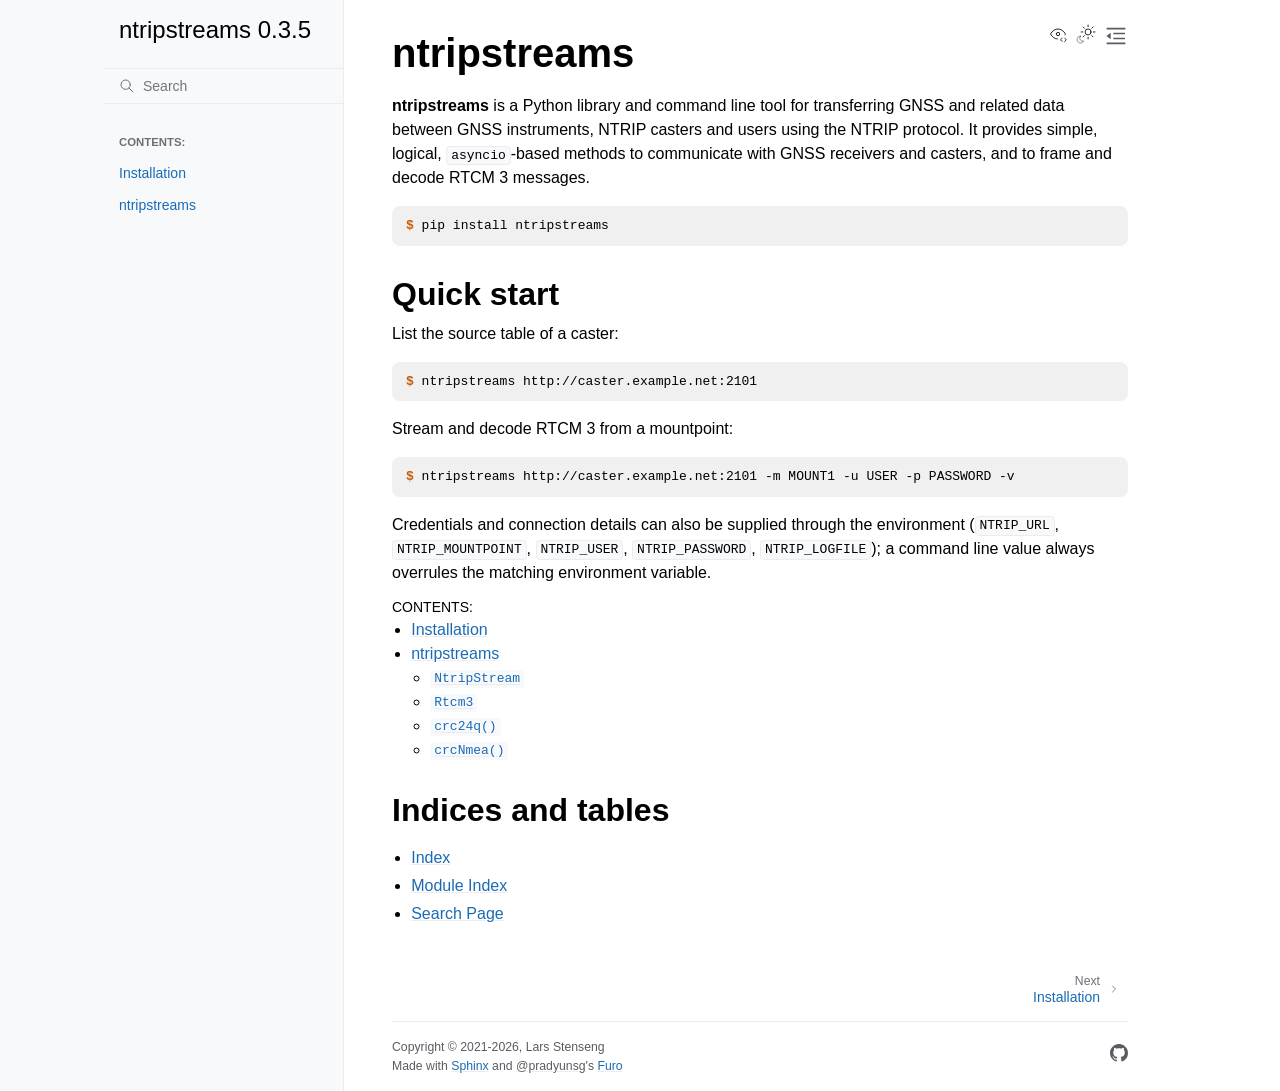
<file: index.html>
<!doctype html>
<html class="no-js" lang="en" data-content_root="./">
  <head><meta charset="utf-8">
    <meta name="viewport" content="width=device-width,initial-scale=1">
    <meta name="color-scheme" content="light dark"><meta name="viewport" content="width=device-width, initial-scale=1" />
<link rel="index" title="Index" href="genindex.html"><link rel="search" title="Search" href="search.html"><link rel="next" title="Installation" href="install.html">

    <!-- Generated with Sphinx 9.1.0 and Furo 2025.12.19 -->
        <title>ntripstreams 0.3.5</title>
      <link rel="stylesheet" type="text/css" href="_static/pygments.css?v=d75fae25" />
    <link rel="stylesheet" type="text/css" href="_static/styles/furo.css?v=7bdb33bb" />
    <link rel="stylesheet" type="text/css" href="_static/graphviz.css?v=4ae1632d" />
    <link rel="stylesheet" type="text/css" href="_static/styles/furo-extensions.css?v=8dab3a3b" />
    <link rel="stylesheet" type="text/css" href="_static/custom.css?v=bca9b829" />
    
    


<style>
  body {
    --color-code-background: #f0f0f0;
  --color-code-foreground: black;
  --color-brand-primary: #1a6bb5;
  --color-brand-content: #1a6bb5;
  
  }
  @media not print {
    body[data-theme="dark"] {
      --color-code-background: #272822;
  --color-code-foreground: #f8f8f2;
  --color-brand-primary: #5aa9e6;
  --color-brand-content: #5aa9e6;
  
    }
    @media (prefers-color-scheme: dark) {
      body:not([data-theme="light"]) {
        --color-code-background: #272822;
  --color-code-foreground: #f8f8f2;
  --color-brand-primary: #5aa9e6;
  --color-brand-content: #5aa9e6;
  
      }
    }
  }
</style></head>
  <body>
    
    <script>
      document.body.dataset.theme = localStorage.getItem("theme") || "auto";
    </script>
    

<svg xmlns="http://www.w3.org/2000/svg" style="display: none;">
  <symbol id="svg-toc" viewBox="0 0 24 24">
    <title>Contents</title>
    <svg stroke="currentColor" fill="currentColor" stroke-width="0" viewBox="0 0 1024 1024">
      <path d="M408 442h480c4.4 0 8-3.6 8-8v-56c0-4.4-3.6-8-8-8H408c-4.4 0-8 3.6-8 8v56c0 4.4 3.6 8 8 8zm-8 204c0 4.4 3.6 8 8 8h480c4.4 0 8-3.6 8-8v-56c0-4.4-3.6-8-8-8H408c-4.4 0-8 3.6-8 8v56zm504-486H120c-4.4 0-8 3.6-8 8v56c0 4.4 3.6 8 8 8h784c4.4 0 8-3.6 8-8v-56c0-4.4-3.6-8-8-8zm0 632H120c-4.4 0-8 3.6-8 8v56c0 4.4 3.6 8 8 8h784c4.4 0 8-3.6 8-8v-56c0-4.4-3.6-8-8-8zM115.4 518.9L271.7 642c5.8 4.6 14.4.5 14.4-6.9V388.9c0-7.4-8.5-11.5-14.4-6.9L115.4 505.1a8.74 8.74 0 0 0 0 13.8z"/>
    </svg>
  </symbol>
  <symbol id="svg-menu" viewBox="0 0 24 24">
    <title>Menu</title>
    <svg xmlns="http://www.w3.org/2000/svg" viewBox="0 0 24 24" fill="none" stroke="currentColor"
      stroke-width="2" stroke-linecap="round" stroke-linejoin="round" class="feather-menu">
      <line x1="3" y1="12" x2="21" y2="12"></line>
      <line x1="3" y1="6" x2="21" y2="6"></line>
      <line x1="3" y1="18" x2="21" y2="18"></line>
    </svg>
  </symbol>
  <symbol id="svg-arrow-right" viewBox="0 0 24 24">
    <title>Expand</title>
    <svg xmlns="http://www.w3.org/2000/svg" viewBox="0 0 24 24" fill="none" stroke="currentColor"
      stroke-width="2" stroke-linecap="round" stroke-linejoin="round" class="feather-chevron-right">
      <polyline points="9 18 15 12 9 6"></polyline>
    </svg>
  </symbol>
  <symbol id="svg-sun" viewBox="0 0 24 24">
    <title>Light mode</title>
    <svg xmlns="http://www.w3.org/2000/svg" viewBox="0 0 24 24" fill="none" stroke="currentColor"
      stroke-width="1" stroke-linecap="round" stroke-linejoin="round" class="feather-sun">
      <circle cx="12" cy="12" r="5"></circle>
      <line x1="12" y1="1" x2="12" y2="3"></line>
      <line x1="12" y1="21" x2="12" y2="23"></line>
      <line x1="4.22" y1="4.22" x2="5.64" y2="5.64"></line>
      <line x1="18.36" y1="18.36" x2="19.78" y2="19.78"></line>
      <line x1="1" y1="12" x2="3" y2="12"></line>
      <line x1="21" y1="12" x2="23" y2="12"></line>
      <line x1="4.22" y1="19.78" x2="5.64" y2="18.36"></line>
      <line x1="18.36" y1="5.64" x2="19.78" y2="4.22"></line>
    </svg>
  </symbol>
  <symbol id="svg-moon" viewBox="0 0 24 24">
    <title>Dark mode</title>
    <svg xmlns="http://www.w3.org/2000/svg" viewBox="0 0 24 24" fill="none" stroke="currentColor"
      stroke-width="1" stroke-linecap="round" stroke-linejoin="round" class="icon-tabler-moon">
      <path stroke="none" d="M0 0h24v24H0z" fill="none" />
      <path d="M12 3c.132 0 .263 0 .393 0a7.5 7.5 0 0 0 7.92 12.446a9 9 0 1 1 -8.313 -12.454z" />
    </svg>
  </symbol>
  <symbol id="svg-sun-with-moon" viewBox="0 0 24 24">
    <title>Auto light/dark, in light mode</title>
    <svg xmlns="http://www.w3.org/2000/svg" viewBox="0 0 24 24" fill="none" stroke="currentColor"
      stroke-width="1" stroke-linecap="round" stroke-linejoin="round"
      class="icon-custom-derived-from-feather-sun-and-tabler-moon">
      <path style="opacity: 50%" d="M 5.411 14.504 C 5.471 14.504 5.532 14.504 5.591 14.504 C 3.639 16.319 4.383 19.569 6.931 20.352 C 7.693 20.586 8.512 20.551 9.25 20.252 C 8.023 23.207 4.056 23.725 2.11 21.184 C 0.166 18.642 1.702 14.949 4.874 14.536 C 5.051 14.512 5.231 14.5 5.411 14.5 L 5.411 14.504 Z"/>
      <line x1="14.5" y1="3.25" x2="14.5" y2="1.25"/>
      <line x1="14.5" y1="15.85" x2="14.5" y2="17.85"/>
      <line x1="10.044" y1="5.094" x2="8.63" y2="3.68"/>
      <line x1="19" y1="14.05" x2="20.414" y2="15.464"/>
      <line x1="8.2" y1="9.55" x2="6.2" y2="9.55"/>
      <line x1="20.8" y1="9.55" x2="22.8" y2="9.55"/>
      <line x1="10.044" y1="14.006" x2="8.63" y2="15.42"/>
      <line x1="19" y1="5.05" x2="20.414" y2="3.636"/>
      <circle cx="14.5" cy="9.55" r="3.6"/>
    </svg>
  </symbol>
  <symbol id="svg-moon-with-sun" viewBox="0 0 24 24">
    <title>Auto light/dark, in dark mode</title>
    <svg xmlns="http://www.w3.org/2000/svg" viewBox="0 0 24 24" fill="none" stroke="currentColor"
      stroke-width="1" stroke-linecap="round" stroke-linejoin="round"
      class="icon-custom-derived-from-feather-sun-and-tabler-moon">
      <path d="M 8.282 7.007 C 8.385 7.007 8.494 7.007 8.595 7.007 C 5.18 10.184 6.481 15.869 10.942 17.24 C 12.275 17.648 13.706 17.589 15 17.066 C 12.851 22.236 5.91 23.143 2.505 18.696 C -0.897 14.249 1.791 7.786 7.342 7.063 C 7.652 7.021 7.965 7 8.282 7 L 8.282 7.007 Z"/>
      <line style="opacity: 50%" x1="18" y1="3.705" x2="18" y2="2.5"/>
      <line style="opacity: 50%" x1="18" y1="11.295" x2="18" y2="12.5"/>
      <line style="opacity: 50%" x1="15.316" y1="4.816" x2="14.464" y2="3.964"/>
      <line style="opacity: 50%" x1="20.711" y1="10.212" x2="21.563" y2="11.063"/>
      <line style="opacity: 50%" x1="14.205" y1="7.5" x2="13.001" y2="7.5"/>
      <line style="opacity: 50%" x1="21.795" y1="7.5" x2="23" y2="7.5"/>
      <line style="opacity: 50%" x1="15.316" y1="10.184" x2="14.464" y2="11.036"/>
      <line style="opacity: 50%" x1="20.711" y1="4.789" x2="21.563" y2="3.937"/>
      <circle style="opacity: 50%" cx="18" cy="7.5" r="2.169"/>
    </svg>
  </symbol>
  <symbol id="svg-pencil" viewBox="0 0 24 24">
    <svg xmlns="http://www.w3.org/2000/svg" viewBox="0 0 24 24" fill="none" stroke="currentColor"
      stroke-width="1" stroke-linecap="round" stroke-linejoin="round" class="icon-tabler-pencil-code">
      <path d="M4 20h4l10.5 -10.5a2.828 2.828 0 1 0 -4 -4l-10.5 10.5v4" />
      <path d="M13.5 6.5l4 4" />
      <path d="M20 21l2 -2l-2 -2" />
      <path d="M17 17l-2 2l2 2" />
    </svg>
  </symbol>
  <symbol id="svg-eye" viewBox="0 0 24 24">
    <svg xmlns="http://www.w3.org/2000/svg" viewBox="0 0 24 24" fill="none" stroke="currentColor"
      stroke-width="1" stroke-linecap="round" stroke-linejoin="round" class="icon-tabler-eye-code">
      <path stroke="none" d="M0 0h24v24H0z" fill="none" />
      <path d="M10 12a2 2 0 1 0 4 0a2 2 0 0 0 -4 0" />
      <path
        d="M11.11 17.958c-3.209 -.307 -5.91 -2.293 -8.11 -5.958c2.4 -4 5.4 -6 9 -6c3.6 0 6.6 2 9 6c-.21 .352 -.427 .688 -.647 1.008" />
      <path d="M20 21l2 -2l-2 -2" />
      <path d="M17 17l-2 2l2 2" />
    </svg>
  </symbol>
</svg>

<input type="checkbox" class="sidebar-toggle" name="__navigation" id="__navigation" aria-label="Toggle site navigation sidebar">
<input type="checkbox" class="sidebar-toggle" name="__toc" id="__toc" aria-label="Toggle table of contents sidebar">
<label class="overlay sidebar-overlay" for="__navigation"></label>
<label class="overlay toc-overlay" for="__toc"></label>

<a class="skip-to-content muted-link" href="#furo-main-content">Skip to content</a>



<div class="page">
  <header class="mobile-header">
    <div class="header-left">
      <label class="nav-overlay-icon" for="__navigation">
        <span class="icon"><svg><use href="#svg-menu"></use></svg></span>
      </label>
    </div>
    <div class="header-center">
      <a href="#"><div class="brand">ntripstreams 0.3.5</div></a>
    </div>
    <div class="header-right">
      <div class="theme-toggle-container theme-toggle-header">
        <button class="theme-toggle" aria-label="Toggle Light / Dark / Auto color theme">
          <svg class="theme-icon-when-auto-light"><use href="#svg-sun-with-moon"></use></svg>
          <svg class="theme-icon-when-auto-dark"><use href="#svg-moon-with-sun"></use></svg>
          <svg class="theme-icon-when-dark"><use href="#svg-moon"></use></svg>
          <svg class="theme-icon-when-light"><use href="#svg-sun"></use></svg>
        </button>
      </div>
      <label class="toc-overlay-icon toc-header-icon" for="__toc">
        <span class="icon"><svg><use href="#svg-toc"></use></svg></span>
      </label>
    </div>
  </header>
  <aside class="sidebar-drawer">
    <div class="sidebar-container">
      
      <div class="sidebar-sticky"><a class="sidebar-brand" href="#">
  
  <span class="sidebar-brand-text">ntripstreams 0.3.5</span>
  
</a><form class="sidebar-search-container" method="get" action="search.html" role="search">
  <input class="sidebar-search" placeholder="Search" name="q" aria-label="Search">
  <input type="hidden" name="check_keywords" value="yes">
  <input type="hidden" name="area" value="default">
</form>
<div id="searchbox"></div><div class="sidebar-scroll"><div class="sidebar-tree">
  <p class="caption" role="heading"><span class="caption-text">Contents:</span></p>
<ul>
<li class="toctree-l1"><a class="reference internal" href="install.html">Installation</a></li>
<li class="toctree-l1"><a class="reference internal" href="ntripstreams.html">ntripstreams</a></li>
</ul>

</div>
</div>

      </div>
      
    </div>
  </aside>
  <div class="main">
    <div class="content">
      <div class="article-container">
        <a href="#" class="back-to-top muted-link">
          <svg xmlns="http://www.w3.org/2000/svg" viewBox="0 0 24 24">
            <path d="M13 20h-2V8l-5.5 5.5-1.42-1.42L12 4.16l7.92 7.92-1.42 1.42L13 8v12z"></path>
          </svg>
          <span>Back to top</span>
        </a>
        <div class="content-icon-container">
          <div class="view-this-page">
  <a class="muted-link" href="_sources/index.rst.txt" title="View this page">
    <svg><use href="#svg-eye"></use></svg>
    <span class="visually-hidden">View this page</span>
  </a>
</div>
<div class="theme-toggle-container theme-toggle-content">
            <button class="theme-toggle" aria-label="Toggle Light / Dark / Auto color theme">
              <svg class="theme-icon-when-auto-light"><use href="#svg-sun-with-moon"></use></svg>
              <svg class="theme-icon-when-auto-dark"><use href="#svg-moon-with-sun"></use></svg>
              <svg class="theme-icon-when-dark"><use href="#svg-moon"></use></svg>
              <svg class="theme-icon-when-light"><use href="#svg-sun"></use></svg>
            </button>
          </div>
          <label class="toc-overlay-icon toc-content-icon" for="__toc">
            <span class="icon"><svg><use href="#svg-toc"></use></svg></span>
          </label>
        </div>
        <article role="main" id="furo-main-content">
          <section id="ntripstreams">
<h1>ntripstreams<a class="headerlink" href="#ntripstreams" title="Link to this heading">¶</a></h1>
<p><strong>ntripstreams</strong> is a Python library and command line tool for transferring
GNSS and related data between GNSS instruments, NTRIP casters and users using
the NTRIP protocol. It provides simple, logical, <code class="docutils literal notranslate"><span class="pre">asyncio</span></code>-based methods to
communicate with GNSS receivers and casters, and to frame and decode RTCM 3
messages.</p>
<div class="highlight-console notranslate"><div class="highlight"><pre><span></span><span class="gp">$ </span>pip<span class="w"> </span>install<span class="w"> </span>ntripstreams
</pre></div>
</div>
<section id="quick-start">
<h2>Quick start<a class="headerlink" href="#quick-start" title="Link to this heading">¶</a></h2>
<p>List the source table of a caster:</p>
<div class="highlight-console notranslate"><div class="highlight"><pre><span></span><span class="gp">$ </span>ntripstreams<span class="w"> </span>http://caster.example.net:2101
</pre></div>
</div>
<p>Stream and decode RTCM 3 from a mountpoint:</p>
<div class="highlight-console notranslate"><div class="highlight"><pre><span></span><span class="gp">$ </span>ntripstreams<span class="w"> </span>http://caster.example.net:2101<span class="w"> </span>-m<span class="w"> </span>MOUNT1<span class="w"> </span>-u<span class="w"> </span>USER<span class="w"> </span>-p<span class="w"> </span>PASSWORD<span class="w"> </span>-v
</pre></div>
</div>
<p>Credentials and connection details can also be supplied through the
environment (<code class="docutils literal notranslate"><span class="pre">NTRIP_URL</span></code>, <code class="docutils literal notranslate"><span class="pre">NTRIP_MOUNTPOINT</span></code>, <code class="docutils literal notranslate"><span class="pre">NTRIP_USER</span></code>,
<code class="docutils literal notranslate"><span class="pre">NTRIP_PASSWORD</span></code>, <code class="docutils literal notranslate"><span class="pre">NTRIP_LOGFILE</span></code>); a command line value always overrules
the matching environment variable.</p>
<div class="toctree-wrapper compound">
<p class="caption" role="heading"><span class="caption-text">Contents:</span></p>
<ul>
<li class="toctree-l1"><a class="reference internal" href="install.html">Installation</a></li>
<li class="toctree-l1"><a class="reference internal" href="ntripstreams.html">ntripstreams</a><ul>
<li class="toctree-l2"><a class="reference internal" href="ntripstreams.html#ntripstreams.NtripStream"><code class="docutils literal notranslate"><span class="pre">NtripStream</span></code></a></li>
<li class="toctree-l2"><a class="reference internal" href="ntripstreams.html#ntripstreams.Rtcm3"><code class="docutils literal notranslate"><span class="pre">Rtcm3</span></code></a></li>
<li class="toctree-l2"><a class="reference internal" href="ntripstreams.html#ntripstreams.crc24q"><code class="docutils literal notranslate"><span class="pre">crc24q()</span></code></a></li>
<li class="toctree-l2"><a class="reference internal" href="ntripstreams.html#ntripstreams.crcNmea"><code class="docutils literal notranslate"><span class="pre">crcNmea()</span></code></a></li>
</ul>
</li>
</ul>
</div>
</section>
<section id="indices-and-tables">
<h2>Indices and tables<a class="headerlink" href="#indices-and-tables" title="Link to this heading">¶</a></h2>
<ul class="simple">
<li><p><a class="reference internal" href="genindex.html"><span class="std std-ref">Index</span></a></p></li>
<li><p><a class="reference internal" href="py-modindex.html"><span class="std std-ref">Module Index</span></a></p></li>
<li><p><a class="reference internal" href="search.html"><span class="std std-ref">Search Page</span></a></p></li>
</ul>
</section>
</section>

        </article>
      </div>
      <footer>
        
        <div class="related-pages">
          <a class="next-page" href="install.html">
              <div class="page-info">
                <div class="context">
                  <span>Next</span>
                </div>
                <div class="title">Installation</div>
              </div>
              <svg class="furo-related-icon"><use href="#svg-arrow-right"></use></svg>
            </a>
          
        </div>
        <div class="bottom-of-page">
          <div class="left-details">
            <div class="copyright">
                Copyright &#169; 2021-2026, Lars Stenseng
            </div>
            Made with <a href="https://www.sphinx-doc.org/">Sphinx</a> and <a class="muted-link" href="https://pradyunsg.me">@pradyunsg</a>'s
            
            <a href="https://github.com/pradyunsg/furo">Furo</a>
            
          </div>
          <div class="right-details">
            <div class="icons">
              <a class="muted-link " href="https://github.com/stenseng/ntripstreams" aria-label="GitHub"><svg stroke="currentColor" fill="currentColor" stroke-width="0" viewBox="0 0 16 16"><path fill-rule="evenodd" d="M8 0C3.58 0 0 3.58 0 8c0 3.54 2.29 6.53 5.47 7.59.4.07.55-.17.55-.38 0-.19-.01-.82-.01-1.49-2.01.37-2.53-.49-2.69-.94-.09-.23-.48-.94-.82-1.13-.28-.15-.68-.52-.01-.53.63-.01 1.08.58 1.23.82.72 1.21 1.87.87 2.33.66.07-.52.28-.87.51-1.07-1.78-.2-3.64-.89-3.64-3.95 0-.87.31-1.59.82-2.15-.08-.2-.36-1.02.08-2.12 0 0 .67-.21 2.2.82.64-.18 1.32-.27 2-.27.68 0 1.36.09 2 .27 1.53-1.04 2.2-.82 2.2-.82.44 1.1.16 1.92.08 2.12.51.56.82 1.27.82 2.15 0 3.07-1.87 3.75-3.65 3.95.29.25.54.73.54 1.48 0 1.07-.01 1.93-.01 2.2 0 .21.15.46.55.38A8.013 8.013 0 0016 8c0-4.42-3.58-8-8-8z"></path></svg></a>
              
            </div>
          </div>
        </div>
        
      </footer>
    </div>
    <aside class="toc-drawer">
      
      
      <div class="toc-sticky toc-scroll">
        <div class="toc-title-container">
          <span class="toc-title">
            On this page
          </span>
        </div>
        <div class="toc-tree-container">
          <div class="toc-tree">
            <ul>
<li><a class="reference internal" href="#">ntripstreams</a><ul>
<li><a class="reference internal" href="#quick-start">Quick start</a></li>
<li><a class="reference internal" href="#indices-and-tables">Indices and tables</a></li>
</ul>
</li>
</ul>

          </div>
        </div>
      </div>
      
      
    </aside>
  </div>
</div><script src="_static/documentation_options.js?v=ba50482b"></script>
    <script src="_static/doctools.js?v=fd6eb6e6"></script>
    <script src="_static/sphinx_highlight.js?v=6ffebe34"></script>
    <script src="_static/scripts/furo.js?v=46bd48cc"></script>
    </body>
</html>
</file>
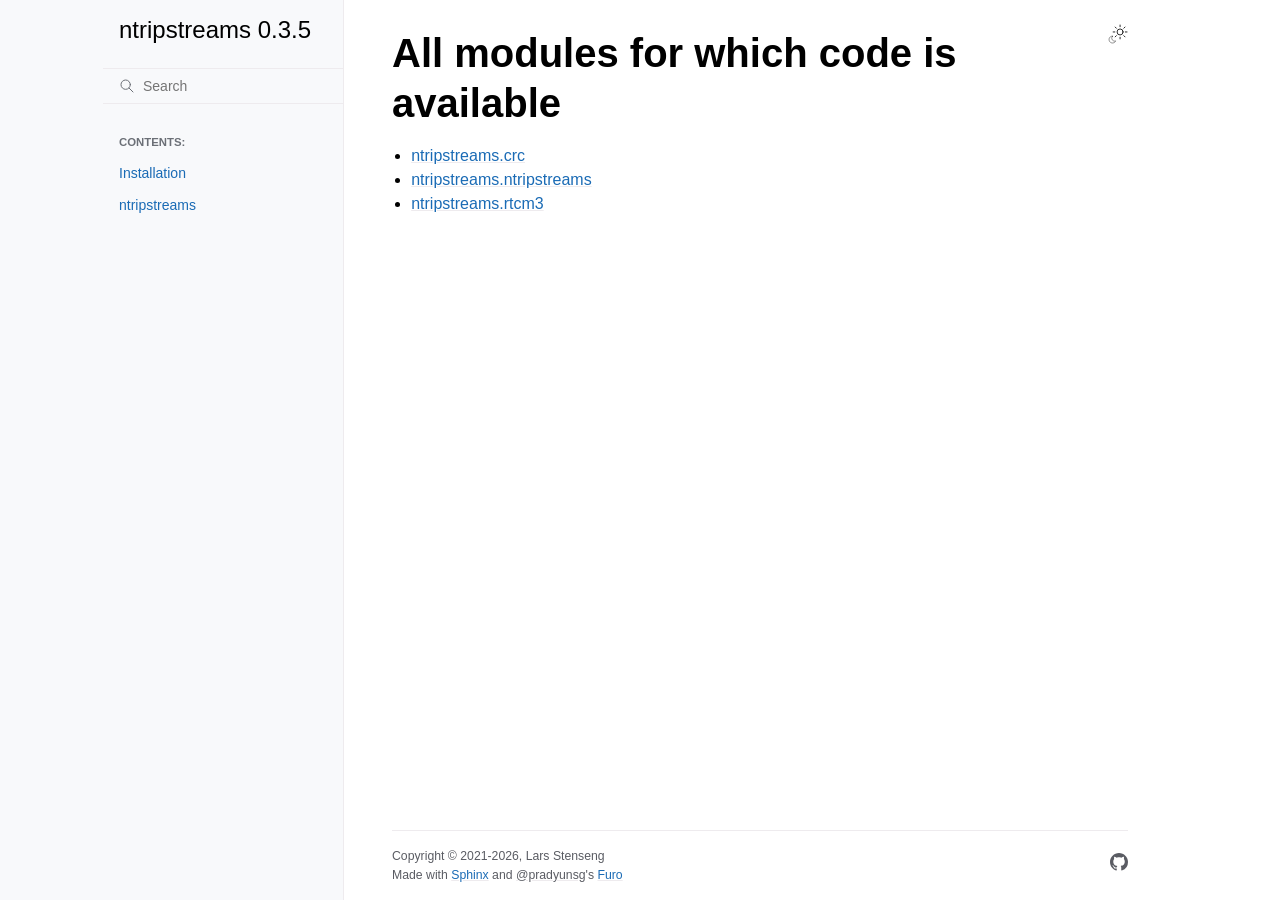
<file: _modules/index.html>
<!doctype html>
<html class="no-js" lang="en" data-content_root="../">
  <head><meta charset="utf-8">
    <meta name="viewport" content="width=device-width,initial-scale=1">
    <meta name="color-scheme" content="light dark"><link rel="index" title="Index" href="../genindex.html"><link rel="search" title="Search" href="../search.html">

    <!-- Generated with Sphinx 9.1.0 and Furo 2025.12.19 -->
        <title>Overview: module code - ntripstreams 0.3.5</title>
      <link rel="stylesheet" type="text/css" href="../_static/pygments.css?v=d75fae25" />
    <link rel="stylesheet" type="text/css" href="../_static/styles/furo.css?v=7bdb33bb" />
    <link rel="stylesheet" type="text/css" href="../_static/graphviz.css?v=4ae1632d" />
    <link rel="stylesheet" type="text/css" href="../_static/styles/furo-extensions.css?v=8dab3a3b" />
    <link rel="stylesheet" type="text/css" href="../_static/custom.css?v=bca9b829" />
    
    


<style>
  body {
    --color-code-background: #f0f0f0;
  --color-code-foreground: black;
  --color-brand-primary: #1a6bb5;
  --color-brand-content: #1a6bb5;
  
  }
  @media not print {
    body[data-theme="dark"] {
      --color-code-background: #272822;
  --color-code-foreground: #f8f8f2;
  --color-brand-primary: #5aa9e6;
  --color-brand-content: #5aa9e6;
  
    }
    @media (prefers-color-scheme: dark) {
      body:not([data-theme="light"]) {
        --color-code-background: #272822;
  --color-code-foreground: #f8f8f2;
  --color-brand-primary: #5aa9e6;
  --color-brand-content: #5aa9e6;
  
      }
    }
  }
</style></head>
  <body>
    
    <script>
      document.body.dataset.theme = localStorage.getItem("theme") || "auto";
    </script>
    

<svg xmlns="http://www.w3.org/2000/svg" style="display: none;">
  <symbol id="svg-toc" viewBox="0 0 24 24">
    <title>Contents</title>
    <svg stroke="currentColor" fill="currentColor" stroke-width="0" viewBox="0 0 1024 1024">
      <path d="M408 442h480c4.4 0 8-3.6 8-8v-56c0-4.4-3.6-8-8-8H408c-4.4 0-8 3.6-8 8v56c0 4.4 3.6 8 8 8zm-8 204c0 4.4 3.6 8 8 8h480c4.4 0 8-3.6 8-8v-56c0-4.4-3.6-8-8-8H408c-4.4 0-8 3.6-8 8v56zm504-486H120c-4.4 0-8 3.6-8 8v56c0 4.4 3.6 8 8 8h784c4.4 0 8-3.6 8-8v-56c0-4.4-3.6-8-8-8zm0 632H120c-4.4 0-8 3.6-8 8v56c0 4.4 3.6 8 8 8h784c4.4 0 8-3.6 8-8v-56c0-4.4-3.6-8-8-8zM115.4 518.9L271.7 642c5.8 4.6 14.4.5 14.4-6.9V388.9c0-7.4-8.5-11.5-14.4-6.9L115.4 505.1a8.74 8.74 0 0 0 0 13.8z"/>
    </svg>
  </symbol>
  <symbol id="svg-menu" viewBox="0 0 24 24">
    <title>Menu</title>
    <svg xmlns="http://www.w3.org/2000/svg" viewBox="0 0 24 24" fill="none" stroke="currentColor"
      stroke-width="2" stroke-linecap="round" stroke-linejoin="round" class="feather-menu">
      <line x1="3" y1="12" x2="21" y2="12"></line>
      <line x1="3" y1="6" x2="21" y2="6"></line>
      <line x1="3" y1="18" x2="21" y2="18"></line>
    </svg>
  </symbol>
  <symbol id="svg-arrow-right" viewBox="0 0 24 24">
    <title>Expand</title>
    <svg xmlns="http://www.w3.org/2000/svg" viewBox="0 0 24 24" fill="none" stroke="currentColor"
      stroke-width="2" stroke-linecap="round" stroke-linejoin="round" class="feather-chevron-right">
      <polyline points="9 18 15 12 9 6"></polyline>
    </svg>
  </symbol>
  <symbol id="svg-sun" viewBox="0 0 24 24">
    <title>Light mode</title>
    <svg xmlns="http://www.w3.org/2000/svg" viewBox="0 0 24 24" fill="none" stroke="currentColor"
      stroke-width="1" stroke-linecap="round" stroke-linejoin="round" class="feather-sun">
      <circle cx="12" cy="12" r="5"></circle>
      <line x1="12" y1="1" x2="12" y2="3"></line>
      <line x1="12" y1="21" x2="12" y2="23"></line>
      <line x1="4.22" y1="4.22" x2="5.64" y2="5.64"></line>
      <line x1="18.36" y1="18.36" x2="19.78" y2="19.78"></line>
      <line x1="1" y1="12" x2="3" y2="12"></line>
      <line x1="21" y1="12" x2="23" y2="12"></line>
      <line x1="4.22" y1="19.78" x2="5.64" y2="18.36"></line>
      <line x1="18.36" y1="5.64" x2="19.78" y2="4.22"></line>
    </svg>
  </symbol>
  <symbol id="svg-moon" viewBox="0 0 24 24">
    <title>Dark mode</title>
    <svg xmlns="http://www.w3.org/2000/svg" viewBox="0 0 24 24" fill="none" stroke="currentColor"
      stroke-width="1" stroke-linecap="round" stroke-linejoin="round" class="icon-tabler-moon">
      <path stroke="none" d="M0 0h24v24H0z" fill="none" />
      <path d="M12 3c.132 0 .263 0 .393 0a7.5 7.5 0 0 0 7.92 12.446a9 9 0 1 1 -8.313 -12.454z" />
    </svg>
  </symbol>
  <symbol id="svg-sun-with-moon" viewBox="0 0 24 24">
    <title>Auto light/dark, in light mode</title>
    <svg xmlns="http://www.w3.org/2000/svg" viewBox="0 0 24 24" fill="none" stroke="currentColor"
      stroke-width="1" stroke-linecap="round" stroke-linejoin="round"
      class="icon-custom-derived-from-feather-sun-and-tabler-moon">
      <path style="opacity: 50%" d="M 5.411 14.504 C 5.471 14.504 5.532 14.504 5.591 14.504 C 3.639 16.319 4.383 19.569 6.931 20.352 C 7.693 20.586 8.512 20.551 9.25 20.252 C 8.023 23.207 4.056 23.725 2.11 21.184 C 0.166 18.642 1.702 14.949 4.874 14.536 C 5.051 14.512 5.231 14.5 5.411 14.5 L 5.411 14.504 Z"/>
      <line x1="14.5" y1="3.25" x2="14.5" y2="1.25"/>
      <line x1="14.5" y1="15.85" x2="14.5" y2="17.85"/>
      <line x1="10.044" y1="5.094" x2="8.63" y2="3.68"/>
      <line x1="19" y1="14.05" x2="20.414" y2="15.464"/>
      <line x1="8.2" y1="9.55" x2="6.2" y2="9.55"/>
      <line x1="20.8" y1="9.55" x2="22.8" y2="9.55"/>
      <line x1="10.044" y1="14.006" x2="8.63" y2="15.42"/>
      <line x1="19" y1="5.05" x2="20.414" y2="3.636"/>
      <circle cx="14.5" cy="9.55" r="3.6"/>
    </svg>
  </symbol>
  <symbol id="svg-moon-with-sun" viewBox="0 0 24 24">
    <title>Auto light/dark, in dark mode</title>
    <svg xmlns="http://www.w3.org/2000/svg" viewBox="0 0 24 24" fill="none" stroke="currentColor"
      stroke-width="1" stroke-linecap="round" stroke-linejoin="round"
      class="icon-custom-derived-from-feather-sun-and-tabler-moon">
      <path d="M 8.282 7.007 C 8.385 7.007 8.494 7.007 8.595 7.007 C 5.18 10.184 6.481 15.869 10.942 17.24 C 12.275 17.648 13.706 17.589 15 17.066 C 12.851 22.236 5.91 23.143 2.505 18.696 C -0.897 14.249 1.791 7.786 7.342 7.063 C 7.652 7.021 7.965 7 8.282 7 L 8.282 7.007 Z"/>
      <line style="opacity: 50%" x1="18" y1="3.705" x2="18" y2="2.5"/>
      <line style="opacity: 50%" x1="18" y1="11.295" x2="18" y2="12.5"/>
      <line style="opacity: 50%" x1="15.316" y1="4.816" x2="14.464" y2="3.964"/>
      <line style="opacity: 50%" x1="20.711" y1="10.212" x2="21.563" y2="11.063"/>
      <line style="opacity: 50%" x1="14.205" y1="7.5" x2="13.001" y2="7.5"/>
      <line style="opacity: 50%" x1="21.795" y1="7.5" x2="23" y2="7.5"/>
      <line style="opacity: 50%" x1="15.316" y1="10.184" x2="14.464" y2="11.036"/>
      <line style="opacity: 50%" x1="20.711" y1="4.789" x2="21.563" y2="3.937"/>
      <circle style="opacity: 50%" cx="18" cy="7.5" r="2.169"/>
    </svg>
  </symbol>
  <symbol id="svg-pencil" viewBox="0 0 24 24">
    <svg xmlns="http://www.w3.org/2000/svg" viewBox="0 0 24 24" fill="none" stroke="currentColor"
      stroke-width="1" stroke-linecap="round" stroke-linejoin="round" class="icon-tabler-pencil-code">
      <path d="M4 20h4l10.5 -10.5a2.828 2.828 0 1 0 -4 -4l-10.5 10.5v4" />
      <path d="M13.5 6.5l4 4" />
      <path d="M20 21l2 -2l-2 -2" />
      <path d="M17 17l-2 2l2 2" />
    </svg>
  </symbol>
  <symbol id="svg-eye" viewBox="0 0 24 24">
    <svg xmlns="http://www.w3.org/2000/svg" viewBox="0 0 24 24" fill="none" stroke="currentColor"
      stroke-width="1" stroke-linecap="round" stroke-linejoin="round" class="icon-tabler-eye-code">
      <path stroke="none" d="M0 0h24v24H0z" fill="none" />
      <path d="M10 12a2 2 0 1 0 4 0a2 2 0 0 0 -4 0" />
      <path
        d="M11.11 17.958c-3.209 -.307 -5.91 -2.293 -8.11 -5.958c2.4 -4 5.4 -6 9 -6c3.6 0 6.6 2 9 6c-.21 .352 -.427 .688 -.647 1.008" />
      <path d="M20 21l2 -2l-2 -2" />
      <path d="M17 17l-2 2l2 2" />
    </svg>
  </symbol>
</svg>

<input type="checkbox" class="sidebar-toggle" name="__navigation" id="__navigation" aria-label="Toggle site navigation sidebar">
<input type="checkbox" class="sidebar-toggle" name="__toc" id="__toc" aria-label="Toggle table of contents sidebar">
<label class="overlay sidebar-overlay" for="__navigation"></label>
<label class="overlay toc-overlay" for="__toc"></label>

<a class="skip-to-content muted-link" href="#furo-main-content">Skip to content</a>



<div class="page">
  <header class="mobile-header">
    <div class="header-left">
      <label class="nav-overlay-icon" for="__navigation">
        <span class="icon"><svg><use href="#svg-menu"></use></svg></span>
      </label>
    </div>
    <div class="header-center">
      <a href="../index.html"><div class="brand">ntripstreams 0.3.5</div></a>
    </div>
    <div class="header-right">
      <div class="theme-toggle-container theme-toggle-header">
        <button class="theme-toggle" aria-label="Toggle Light / Dark / Auto color theme">
          <svg class="theme-icon-when-auto-light"><use href="#svg-sun-with-moon"></use></svg>
          <svg class="theme-icon-when-auto-dark"><use href="#svg-moon-with-sun"></use></svg>
          <svg class="theme-icon-when-dark"><use href="#svg-moon"></use></svg>
          <svg class="theme-icon-when-light"><use href="#svg-sun"></use></svg>
        </button>
      </div>
      <label class="toc-overlay-icon toc-header-icon no-toc" for="__toc">
        <span class="icon"><svg><use href="#svg-toc"></use></svg></span>
      </label>
    </div>
  </header>
  <aside class="sidebar-drawer">
    <div class="sidebar-container">
      
      <div class="sidebar-sticky"><a class="sidebar-brand" href="../index.html">
  
  <span class="sidebar-brand-text">ntripstreams 0.3.5</span>
  
</a><form class="sidebar-search-container" method="get" action="../search.html" role="search">
  <input class="sidebar-search" placeholder="Search" name="q" aria-label="Search">
  <input type="hidden" name="check_keywords" value="yes">
  <input type="hidden" name="area" value="default">
</form>
<div id="searchbox"></div><div class="sidebar-scroll"><div class="sidebar-tree">
  <p class="caption" role="heading"><span class="caption-text">Contents:</span></p>
<ul>
<li class="toctree-l1"><a class="reference internal" href="../install.html">Installation</a></li>
<li class="toctree-l1"><a class="reference internal" href="../ntripstreams.html">ntripstreams</a></li>
</ul>

</div>
</div>

      </div>
      
    </div>
  </aside>
  <div class="main">
    <div class="content">
      <div class="article-container">
        <a href="#" class="back-to-top muted-link">
          <svg xmlns="http://www.w3.org/2000/svg" viewBox="0 0 24 24">
            <path d="M13 20h-2V8l-5.5 5.5-1.42-1.42L12 4.16l7.92 7.92-1.42 1.42L13 8v12z"></path>
          </svg>
          <span>Back to top</span>
        </a>
        <div class="content-icon-container">
          <div class="theme-toggle-container theme-toggle-content">
            <button class="theme-toggle" aria-label="Toggle Light / Dark / Auto color theme">
              <svg class="theme-icon-when-auto-light"><use href="#svg-sun-with-moon"></use></svg>
              <svg class="theme-icon-when-auto-dark"><use href="#svg-moon-with-sun"></use></svg>
              <svg class="theme-icon-when-dark"><use href="#svg-moon"></use></svg>
              <svg class="theme-icon-when-light"><use href="#svg-sun"></use></svg>
            </button>
          </div>
          <label class="toc-overlay-icon toc-content-icon no-toc" for="__toc">
            <span class="icon"><svg><use href="#svg-toc"></use></svg></span>
          </label>
        </div>
        <article role="main" id="furo-main-content">
          <h1>All modules for which code is available</h1>
<ul><li><a href="ntripstreams/crc.html">ntripstreams.crc</a></li>
<li><a href="ntripstreams/ntripstreams.html">ntripstreams.ntripstreams</a></li>
<li><a href="ntripstreams/rtcm3.html">ntripstreams.rtcm3</a></li>
</ul>
        </article>
      </div>
      <footer>
        
        <div class="related-pages">
          
          
        </div>
        <div class="bottom-of-page">
          <div class="left-details">
            <div class="copyright">
                Copyright &#169; 2021-2026, Lars Stenseng
            </div>
            Made with <a href="https://www.sphinx-doc.org/">Sphinx</a> and <a class="muted-link" href="https://pradyunsg.me">@pradyunsg</a>'s
            
            <a href="https://github.com/pradyunsg/furo">Furo</a>
            
          </div>
          <div class="right-details">
            <div class="icons">
              <a class="muted-link " href="https://github.com/stenseng/ntripstreams" aria-label="GitHub"><svg stroke="currentColor" fill="currentColor" stroke-width="0" viewBox="0 0 16 16"><path fill-rule="evenodd" d="M8 0C3.58 0 0 3.58 0 8c0 3.54 2.29 6.53 5.47 7.59.4.07.55-.17.55-.38 0-.19-.01-.82-.01-1.49-2.01.37-2.53-.49-2.69-.94-.09-.23-.48-.94-.82-1.13-.28-.15-.68-.52-.01-.53.63-.01 1.08.58 1.23.82.72 1.21 1.87.87 2.33.66.07-.52.28-.87.51-1.07-1.78-.2-3.64-.89-3.64-3.95 0-.87.31-1.59.82-2.15-.08-.2-.36-1.02.08-2.12 0 0 .67-.21 2.2.82.64-.18 1.32-.27 2-.27.68 0 1.36.09 2 .27 1.53-1.04 2.2-.82 2.2-.82.44 1.1.16 1.92.08 2.12.51.56.82 1.27.82 2.15 0 3.07-1.87 3.75-3.65 3.95.29.25.54.73.54 1.48 0 1.07-.01 1.93-.01 2.2 0 .21.15.46.55.38A8.013 8.013 0 0016 8c0-4.42-3.58-8-8-8z"></path></svg></a>
              
            </div>
          </div>
        </div>
        
      </footer>
    </div>
    <aside class="toc-drawer no-toc">
      
      
      
    </aside>
  </div>
</div><script src="../_static/documentation_options.js?v=ba50482b"></script>
    <script src="../_static/doctools.js?v=fd6eb6e6"></script>
    <script src="../_static/sphinx_highlight.js?v=6ffebe34"></script>
    <script src="../_static/scripts/furo.js?v=46bd48cc"></script>
    </body>
</html>
</file>
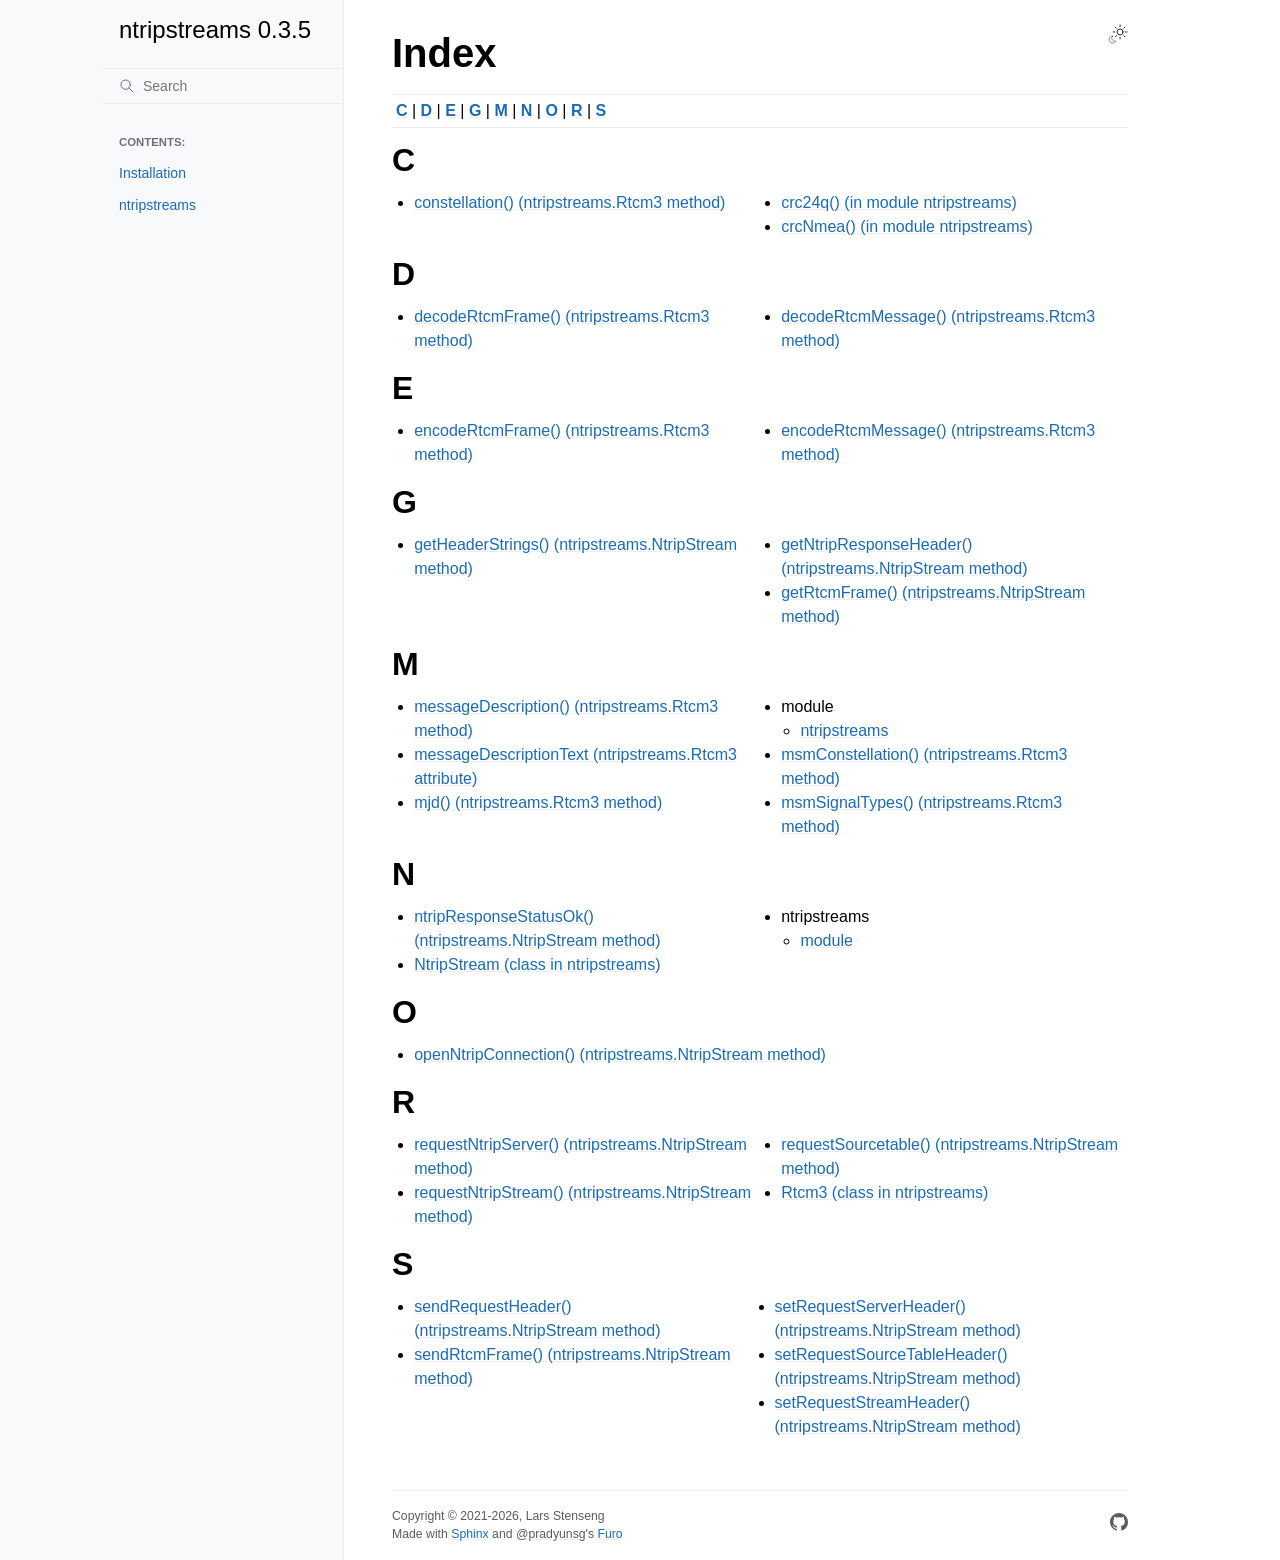
<file: genindex.html>
<!doctype html>
<html class="no-js" lang="en" data-content_root="./">
  <head><meta charset="utf-8">
    <meta name="viewport" content="width=device-width,initial-scale=1">
    <meta name="color-scheme" content="light dark"><link rel="index" title="Index" href="#"><link rel="search" title="Search" href="search.html">

    <!-- Generated with Sphinx 9.1.0 and Furo 2025.12.19 --><title>Index - ntripstreams 0.3.5</title>
<link rel="stylesheet" type="text/css" href="_static/pygments.css?v=d75fae25" />
    <link rel="stylesheet" type="text/css" href="_static/styles/furo.css?v=7bdb33bb" />
    <link rel="stylesheet" type="text/css" href="_static/graphviz.css?v=4ae1632d" />
    <link rel="stylesheet" type="text/css" href="_static/styles/furo-extensions.css?v=8dab3a3b" />
    <link rel="stylesheet" type="text/css" href="_static/custom.css?v=bca9b829" />
    
    


<style>
  body {
    --color-code-background: #f0f0f0;
  --color-code-foreground: black;
  --color-brand-primary: #1a6bb5;
  --color-brand-content: #1a6bb5;
  
  }
  @media not print {
    body[data-theme="dark"] {
      --color-code-background: #272822;
  --color-code-foreground: #f8f8f2;
  --color-brand-primary: #5aa9e6;
  --color-brand-content: #5aa9e6;
  
    }
    @media (prefers-color-scheme: dark) {
      body:not([data-theme="light"]) {
        --color-code-background: #272822;
  --color-code-foreground: #f8f8f2;
  --color-brand-primary: #5aa9e6;
  --color-brand-content: #5aa9e6;
  
      }
    }
  }
</style></head>
  <body>
    
    <script>
      document.body.dataset.theme = localStorage.getItem("theme") || "auto";
    </script>
    

<svg xmlns="http://www.w3.org/2000/svg" style="display: none;">
  <symbol id="svg-toc" viewBox="0 0 24 24">
    <title>Contents</title>
    <svg stroke="currentColor" fill="currentColor" stroke-width="0" viewBox="0 0 1024 1024">
      <path d="M408 442h480c4.4 0 8-3.6 8-8v-56c0-4.4-3.6-8-8-8H408c-4.4 0-8 3.6-8 8v56c0 4.4 3.6 8 8 8zm-8 204c0 4.4 3.6 8 8 8h480c4.4 0 8-3.6 8-8v-56c0-4.4-3.6-8-8-8H408c-4.4 0-8 3.6-8 8v56zm504-486H120c-4.4 0-8 3.6-8 8v56c0 4.4 3.6 8 8 8h784c4.4 0 8-3.6 8-8v-56c0-4.4-3.6-8-8-8zm0 632H120c-4.4 0-8 3.6-8 8v56c0 4.4 3.6 8 8 8h784c4.4 0 8-3.6 8-8v-56c0-4.4-3.6-8-8-8zM115.4 518.9L271.7 642c5.8 4.6 14.4.5 14.4-6.9V388.9c0-7.4-8.5-11.5-14.4-6.9L115.4 505.1a8.74 8.74 0 0 0 0 13.8z"/>
    </svg>
  </symbol>
  <symbol id="svg-menu" viewBox="0 0 24 24">
    <title>Menu</title>
    <svg xmlns="http://www.w3.org/2000/svg" viewBox="0 0 24 24" fill="none" stroke="currentColor"
      stroke-width="2" stroke-linecap="round" stroke-linejoin="round" class="feather-menu">
      <line x1="3" y1="12" x2="21" y2="12"></line>
      <line x1="3" y1="6" x2="21" y2="6"></line>
      <line x1="3" y1="18" x2="21" y2="18"></line>
    </svg>
  </symbol>
  <symbol id="svg-arrow-right" viewBox="0 0 24 24">
    <title>Expand</title>
    <svg xmlns="http://www.w3.org/2000/svg" viewBox="0 0 24 24" fill="none" stroke="currentColor"
      stroke-width="2" stroke-linecap="round" stroke-linejoin="round" class="feather-chevron-right">
      <polyline points="9 18 15 12 9 6"></polyline>
    </svg>
  </symbol>
  <symbol id="svg-sun" viewBox="0 0 24 24">
    <title>Light mode</title>
    <svg xmlns="http://www.w3.org/2000/svg" viewBox="0 0 24 24" fill="none" stroke="currentColor"
      stroke-width="1" stroke-linecap="round" stroke-linejoin="round" class="feather-sun">
      <circle cx="12" cy="12" r="5"></circle>
      <line x1="12" y1="1" x2="12" y2="3"></line>
      <line x1="12" y1="21" x2="12" y2="23"></line>
      <line x1="4.22" y1="4.22" x2="5.64" y2="5.64"></line>
      <line x1="18.36" y1="18.36" x2="19.78" y2="19.78"></line>
      <line x1="1" y1="12" x2="3" y2="12"></line>
      <line x1="21" y1="12" x2="23" y2="12"></line>
      <line x1="4.22" y1="19.78" x2="5.64" y2="18.36"></line>
      <line x1="18.36" y1="5.64" x2="19.78" y2="4.22"></line>
    </svg>
  </symbol>
  <symbol id="svg-moon" viewBox="0 0 24 24">
    <title>Dark mode</title>
    <svg xmlns="http://www.w3.org/2000/svg" viewBox="0 0 24 24" fill="none" stroke="currentColor"
      stroke-width="1" stroke-linecap="round" stroke-linejoin="round" class="icon-tabler-moon">
      <path stroke="none" d="M0 0h24v24H0z" fill="none" />
      <path d="M12 3c.132 0 .263 0 .393 0a7.5 7.5 0 0 0 7.92 12.446a9 9 0 1 1 -8.313 -12.454z" />
    </svg>
  </symbol>
  <symbol id="svg-sun-with-moon" viewBox="0 0 24 24">
    <title>Auto light/dark, in light mode</title>
    <svg xmlns="http://www.w3.org/2000/svg" viewBox="0 0 24 24" fill="none" stroke="currentColor"
      stroke-width="1" stroke-linecap="round" stroke-linejoin="round"
      class="icon-custom-derived-from-feather-sun-and-tabler-moon">
      <path style="opacity: 50%" d="M 5.411 14.504 C 5.471 14.504 5.532 14.504 5.591 14.504 C 3.639 16.319 4.383 19.569 6.931 20.352 C 7.693 20.586 8.512 20.551 9.25 20.252 C 8.023 23.207 4.056 23.725 2.11 21.184 C 0.166 18.642 1.702 14.949 4.874 14.536 C 5.051 14.512 5.231 14.5 5.411 14.5 L 5.411 14.504 Z"/>
      <line x1="14.5" y1="3.25" x2="14.5" y2="1.25"/>
      <line x1="14.5" y1="15.85" x2="14.5" y2="17.85"/>
      <line x1="10.044" y1="5.094" x2="8.63" y2="3.68"/>
      <line x1="19" y1="14.05" x2="20.414" y2="15.464"/>
      <line x1="8.2" y1="9.55" x2="6.2" y2="9.55"/>
      <line x1="20.8" y1="9.55" x2="22.8" y2="9.55"/>
      <line x1="10.044" y1="14.006" x2="8.63" y2="15.42"/>
      <line x1="19" y1="5.05" x2="20.414" y2="3.636"/>
      <circle cx="14.5" cy="9.55" r="3.6"/>
    </svg>
  </symbol>
  <symbol id="svg-moon-with-sun" viewBox="0 0 24 24">
    <title>Auto light/dark, in dark mode</title>
    <svg xmlns="http://www.w3.org/2000/svg" viewBox="0 0 24 24" fill="none" stroke="currentColor"
      stroke-width="1" stroke-linecap="round" stroke-linejoin="round"
      class="icon-custom-derived-from-feather-sun-and-tabler-moon">
      <path d="M 8.282 7.007 C 8.385 7.007 8.494 7.007 8.595 7.007 C 5.18 10.184 6.481 15.869 10.942 17.24 C 12.275 17.648 13.706 17.589 15 17.066 C 12.851 22.236 5.91 23.143 2.505 18.696 C -0.897 14.249 1.791 7.786 7.342 7.063 C 7.652 7.021 7.965 7 8.282 7 L 8.282 7.007 Z"/>
      <line style="opacity: 50%" x1="18" y1="3.705" x2="18" y2="2.5"/>
      <line style="opacity: 50%" x1="18" y1="11.295" x2="18" y2="12.5"/>
      <line style="opacity: 50%" x1="15.316" y1="4.816" x2="14.464" y2="3.964"/>
      <line style="opacity: 50%" x1="20.711" y1="10.212" x2="21.563" y2="11.063"/>
      <line style="opacity: 50%" x1="14.205" y1="7.5" x2="13.001" y2="7.5"/>
      <line style="opacity: 50%" x1="21.795" y1="7.5" x2="23" y2="7.5"/>
      <line style="opacity: 50%" x1="15.316" y1="10.184" x2="14.464" y2="11.036"/>
      <line style="opacity: 50%" x1="20.711" y1="4.789" x2="21.563" y2="3.937"/>
      <circle style="opacity: 50%" cx="18" cy="7.5" r="2.169"/>
    </svg>
  </symbol>
  <symbol id="svg-pencil" viewBox="0 0 24 24">
    <svg xmlns="http://www.w3.org/2000/svg" viewBox="0 0 24 24" fill="none" stroke="currentColor"
      stroke-width="1" stroke-linecap="round" stroke-linejoin="round" class="icon-tabler-pencil-code">
      <path d="M4 20h4l10.5 -10.5a2.828 2.828 0 1 0 -4 -4l-10.5 10.5v4" />
      <path d="M13.5 6.5l4 4" />
      <path d="M20 21l2 -2l-2 -2" />
      <path d="M17 17l-2 2l2 2" />
    </svg>
  </symbol>
  <symbol id="svg-eye" viewBox="0 0 24 24">
    <svg xmlns="http://www.w3.org/2000/svg" viewBox="0 0 24 24" fill="none" stroke="currentColor"
      stroke-width="1" stroke-linecap="round" stroke-linejoin="round" class="icon-tabler-eye-code">
      <path stroke="none" d="M0 0h24v24H0z" fill="none" />
      <path d="M10 12a2 2 0 1 0 4 0a2 2 0 0 0 -4 0" />
      <path
        d="M11.11 17.958c-3.209 -.307 -5.91 -2.293 -8.11 -5.958c2.4 -4 5.4 -6 9 -6c3.6 0 6.6 2 9 6c-.21 .352 -.427 .688 -.647 1.008" />
      <path d="M20 21l2 -2l-2 -2" />
      <path d="M17 17l-2 2l2 2" />
    </svg>
  </symbol>
</svg>

<input type="checkbox" class="sidebar-toggle" name="__navigation" id="__navigation" aria-label="Toggle site navigation sidebar">
<input type="checkbox" class="sidebar-toggle" name="__toc" id="__toc" aria-label="Toggle table of contents sidebar">
<label class="overlay sidebar-overlay" for="__navigation"></label>
<label class="overlay toc-overlay" for="__toc"></label>

<a class="skip-to-content muted-link" href="#furo-main-content">Skip to content</a>



<div class="page">
  <header class="mobile-header">
    <div class="header-left">
      <label class="nav-overlay-icon" for="__navigation">
        <span class="icon"><svg><use href="#svg-menu"></use></svg></span>
      </label>
    </div>
    <div class="header-center">
      <a href="index.html"><div class="brand">ntripstreams 0.3.5</div></a>
    </div>
    <div class="header-right">
      <div class="theme-toggle-container theme-toggle-header">
        <button class="theme-toggle" aria-label="Toggle Light / Dark / Auto color theme">
          <svg class="theme-icon-when-auto-light"><use href="#svg-sun-with-moon"></use></svg>
          <svg class="theme-icon-when-auto-dark"><use href="#svg-moon-with-sun"></use></svg>
          <svg class="theme-icon-when-dark"><use href="#svg-moon"></use></svg>
          <svg class="theme-icon-when-light"><use href="#svg-sun"></use></svg>
        </button>
      </div>
      <label class="toc-overlay-icon toc-header-icon no-toc" for="__toc">
        <span class="icon"><svg><use href="#svg-toc"></use></svg></span>
      </label>
    </div>
  </header>
  <aside class="sidebar-drawer">
    <div class="sidebar-container">
      
      <div class="sidebar-sticky"><a class="sidebar-brand" href="index.html">
  
  <span class="sidebar-brand-text">ntripstreams 0.3.5</span>
  
</a><form class="sidebar-search-container" method="get" action="search.html" role="search">
  <input class="sidebar-search" placeholder="Search" name="q" aria-label="Search">
  <input type="hidden" name="check_keywords" value="yes">
  <input type="hidden" name="area" value="default">
</form>
<div id="searchbox"></div><div class="sidebar-scroll"><div class="sidebar-tree">
  <p class="caption" role="heading"><span class="caption-text">Contents:</span></p>
<ul>
<li class="toctree-l1"><a class="reference internal" href="install.html">Installation</a></li>
<li class="toctree-l1"><a class="reference internal" href="ntripstreams.html">ntripstreams</a></li>
</ul>

</div>
</div>

      </div>
      
    </div>
  </aside>
  <div class="main">
    <div class="content">
      <div class="article-container">
        <a href="#" class="back-to-top muted-link">
          <svg xmlns="http://www.w3.org/2000/svg" viewBox="0 0 24 24">
            <path d="M13 20h-2V8l-5.5 5.5-1.42-1.42L12 4.16l7.92 7.92-1.42 1.42L13 8v12z"></path>
          </svg>
          <span>Back to top</span>
        </a>
        <div class="content-icon-container">
          <div class="theme-toggle-container theme-toggle-content">
            <button class="theme-toggle" aria-label="Toggle Light / Dark / Auto color theme">
              <svg class="theme-icon-when-auto-light"><use href="#svg-sun-with-moon"></use></svg>
              <svg class="theme-icon-when-auto-dark"><use href="#svg-moon-with-sun"></use></svg>
              <svg class="theme-icon-when-dark"><use href="#svg-moon"></use></svg>
              <svg class="theme-icon-when-light"><use href="#svg-sun"></use></svg>
            </button>
          </div>
          <label class="toc-overlay-icon toc-content-icon no-toc" for="__toc">
            <span class="icon"><svg><use href="#svg-toc"></use></svg></span>
          </label>
        </div>
        <article role="main" id="furo-main-content">
          
<section class="genindex-section">
  <h1 id="index">Index</h1>
  <div class="genindex-jumpbox"><a href="#C"><strong>C</strong></a> | <a href="#D"><strong>D</strong></a> | <a href="#E"><strong>E</strong></a> | <a href="#G"><strong>G</strong></a> | <a href="#M"><strong>M</strong></a> | <a href="#N"><strong>N</strong></a> | <a href="#O"><strong>O</strong></a> | <a href="#R"><strong>R</strong></a> | <a href="#S"><strong>S</strong></a></div>
</section>
<section id="C" class="genindex-section">
  <h2>C</h2>
  <table style="width: 100%" class="indextable genindextable"><tr>
    <td style="width: 33%; vertical-align: top;"><ul>
        <li><a href="ntripstreams.html#ntripstreams.Rtcm3.constellation">constellation() (ntripstreams.Rtcm3 method)</a>
</li>
    </ul></td>
    <td style="width: 33%; vertical-align: top;"><ul>
        <li><a href="ntripstreams.html#ntripstreams.crc24q">crc24q() (in module ntripstreams)</a>
</li>
        <li><a href="ntripstreams.html#ntripstreams.crcNmea">crcNmea() (in module ntripstreams)</a>
</li>
    </ul></td>
  </tr></table>
</section>

<section id="D" class="genindex-section">
  <h2>D</h2>
  <table style="width: 100%" class="indextable genindextable"><tr>
    <td style="width: 33%; vertical-align: top;"><ul>
        <li><a href="ntripstreams.html#ntripstreams.Rtcm3.decodeRtcmFrame">decodeRtcmFrame() (ntripstreams.Rtcm3 method)</a>
</li>
    </ul></td>
    <td style="width: 33%; vertical-align: top;"><ul>
        <li><a href="ntripstreams.html#ntripstreams.Rtcm3.decodeRtcmMessage">decodeRtcmMessage() (ntripstreams.Rtcm3 method)</a>
</li>
    </ul></td>
  </tr></table>
</section>

<section id="E" class="genindex-section">
  <h2>E</h2>
  <table style="width: 100%" class="indextable genindextable"><tr>
    <td style="width: 33%; vertical-align: top;"><ul>
        <li><a href="ntripstreams.html#ntripstreams.Rtcm3.encodeRtcmFrame">encodeRtcmFrame() (ntripstreams.Rtcm3 method)</a>
</li>
    </ul></td>
    <td style="width: 33%; vertical-align: top;"><ul>
        <li><a href="ntripstreams.html#ntripstreams.Rtcm3.encodeRtcmMessage">encodeRtcmMessage() (ntripstreams.Rtcm3 method)</a>
</li>
    </ul></td>
  </tr></table>
</section>

<section id="G" class="genindex-section">
  <h2>G</h2>
  <table style="width: 100%" class="indextable genindextable"><tr>
    <td style="width: 33%; vertical-align: top;"><ul>
        <li><a href="ntripstreams.html#ntripstreams.NtripStream.getHeaderStrings">getHeaderStrings() (ntripstreams.NtripStream method)</a>
</li>
    </ul></td>
    <td style="width: 33%; vertical-align: top;"><ul>
        <li><a href="ntripstreams.html#ntripstreams.NtripStream.getNtripResponseHeader">getNtripResponseHeader() (ntripstreams.NtripStream method)</a>
</li>
        <li><a href="ntripstreams.html#ntripstreams.NtripStream.getRtcmFrame">getRtcmFrame() (ntripstreams.NtripStream method)</a>
</li>
    </ul></td>
  </tr></table>
</section>

<section id="M" class="genindex-section">
  <h2>M</h2>
  <table style="width: 100%" class="indextable genindextable"><tr>
    <td style="width: 33%; vertical-align: top;"><ul>
        <li><a href="ntripstreams.html#ntripstreams.Rtcm3.messageDescription">messageDescription() (ntripstreams.Rtcm3 method)</a>
</li>
        <li><a href="ntripstreams.html#ntripstreams.Rtcm3.messageDescriptionText">messageDescriptionText (ntripstreams.Rtcm3 attribute)</a>
</li>
        <li><a href="ntripstreams.html#ntripstreams.Rtcm3.mjd">mjd() (ntripstreams.Rtcm3 method)</a>
</li>
    </ul></td>
    <td style="width: 33%; vertical-align: top;"><ul>
        <li>
    module

        <ul>
          <li><a href="ntripstreams.html#module-ntripstreams">ntripstreams</a>
</li>
        </ul></li>
        <li><a href="ntripstreams.html#ntripstreams.Rtcm3.msmConstellation">msmConstellation() (ntripstreams.Rtcm3 method)</a>
</li>
        <li><a href="ntripstreams.html#ntripstreams.Rtcm3.msmSignalTypes">msmSignalTypes() (ntripstreams.Rtcm3 method)</a>
</li>
    </ul></td>
  </tr></table>
</section>

<section id="N" class="genindex-section">
  <h2>N</h2>
  <table style="width: 100%" class="indextable genindextable"><tr>
    <td style="width: 33%; vertical-align: top;"><ul>
        <li><a href="ntripstreams.html#ntripstreams.NtripStream.ntripResponseStatusOk">ntripResponseStatusOk() (ntripstreams.NtripStream method)</a>
</li>
        <li><a href="ntripstreams.html#ntripstreams.NtripStream">NtripStream (class in ntripstreams)</a>
</li>
    </ul></td>
    <td style="width: 33%; vertical-align: top;"><ul>
        <li>
    ntripstreams

        <ul>
          <li><a href="ntripstreams.html#module-ntripstreams">module</a>
</li>
        </ul></li>
    </ul></td>
  </tr></table>
</section>

<section id="O" class="genindex-section">
  <h2>O</h2>
  <table style="width: 100%" class="indextable genindextable"><tr>
    <td style="width: 33%; vertical-align: top;"><ul>
        <li><a href="ntripstreams.html#ntripstreams.NtripStream.openNtripConnection">openNtripConnection() (ntripstreams.NtripStream method)</a>
</li>
    </ul></td>
  </tr></table>
</section>

<section id="R" class="genindex-section">
  <h2>R</h2>
  <table style="width: 100%" class="indextable genindextable"><tr>
    <td style="width: 33%; vertical-align: top;"><ul>
        <li><a href="ntripstreams.html#ntripstreams.NtripStream.requestNtripServer">requestNtripServer() (ntripstreams.NtripStream method)</a>
</li>
        <li><a href="ntripstreams.html#ntripstreams.NtripStream.requestNtripStream">requestNtripStream() (ntripstreams.NtripStream method)</a>
</li>
    </ul></td>
    <td style="width: 33%; vertical-align: top;"><ul>
        <li><a href="ntripstreams.html#ntripstreams.NtripStream.requestSourcetable">requestSourcetable() (ntripstreams.NtripStream method)</a>
</li>
        <li><a href="ntripstreams.html#ntripstreams.Rtcm3">Rtcm3 (class in ntripstreams)</a>
</li>
    </ul></td>
  </tr></table>
</section>

<section id="S" class="genindex-section">
  <h2>S</h2>
  <table style="width: 100%" class="indextable genindextable"><tr>
    <td style="width: 33%; vertical-align: top;"><ul>
        <li><a href="ntripstreams.html#ntripstreams.NtripStream.sendRequestHeader">sendRequestHeader() (ntripstreams.NtripStream method)</a>
</li>
        <li><a href="ntripstreams.html#ntripstreams.NtripStream.sendRtcmFrame">sendRtcmFrame() (ntripstreams.NtripStream method)</a>
</li>
    </ul></td>
    <td style="width: 33%; vertical-align: top;"><ul>
        <li><a href="ntripstreams.html#ntripstreams.NtripStream.setRequestServerHeader">setRequestServerHeader() (ntripstreams.NtripStream method)</a>
</li>
        <li><a href="ntripstreams.html#ntripstreams.NtripStream.setRequestSourceTableHeader">setRequestSourceTableHeader() (ntripstreams.NtripStream method)</a>
</li>
        <li><a href="ntripstreams.html#ntripstreams.NtripStream.setRequestStreamHeader">setRequestStreamHeader() (ntripstreams.NtripStream method)</a>
</li>
    </ul></td>
  </tr></table>
</section>


        </article>
      </div>
      <footer>
        
        <div class="related-pages">
          
          
        </div>
        <div class="bottom-of-page">
          <div class="left-details">
            <div class="copyright">
                Copyright &#169; 2021-2026, Lars Stenseng
            </div>
            Made with <a href="https://www.sphinx-doc.org/">Sphinx</a> and <a class="muted-link" href="https://pradyunsg.me">@pradyunsg</a>'s
            
            <a href="https://github.com/pradyunsg/furo">Furo</a>
            
          </div>
          <div class="right-details">
            <div class="icons">
              <a class="muted-link " href="https://github.com/stenseng/ntripstreams" aria-label="GitHub"><svg stroke="currentColor" fill="currentColor" stroke-width="0" viewBox="0 0 16 16"><path fill-rule="evenodd" d="M8 0C3.58 0 0 3.58 0 8c0 3.54 2.29 6.53 5.47 7.59.4.07.55-.17.55-.38 0-.19-.01-.82-.01-1.49-2.01.37-2.53-.49-2.69-.94-.09-.23-.48-.94-.82-1.13-.28-.15-.68-.52-.01-.53.63-.01 1.08.58 1.23.82.72 1.21 1.87.87 2.33.66.07-.52.28-.87.51-1.07-1.78-.2-3.64-.89-3.64-3.95 0-.87.31-1.59.82-2.15-.08-.2-.36-1.02.08-2.12 0 0 .67-.21 2.2.82.64-.18 1.32-.27 2-.27.68 0 1.36.09 2 .27 1.53-1.04 2.2-.82 2.2-.82.44 1.1.16 1.92.08 2.12.51.56.82 1.27.82 2.15 0 3.07-1.87 3.75-3.65 3.95.29.25.54.73.54 1.48 0 1.07-.01 1.93-.01 2.2 0 .21.15.46.55.38A8.013 8.013 0 0016 8c0-4.42-3.58-8-8-8z"></path></svg></a>
              
            </div>
          </div>
        </div>
        
      </footer>
    </div>
    <aside class="toc-drawer no-toc">
      
      
      
    </aside>
  </div>
</div><script src="_static/documentation_options.js?v=ba50482b"></script>
    <script src="_static/doctools.js?v=fd6eb6e6"></script>
    <script src="_static/sphinx_highlight.js?v=6ffebe34"></script>
    <script src="_static/scripts/furo.js?v=46bd48cc"></script>
    </body>
</html>
</file>
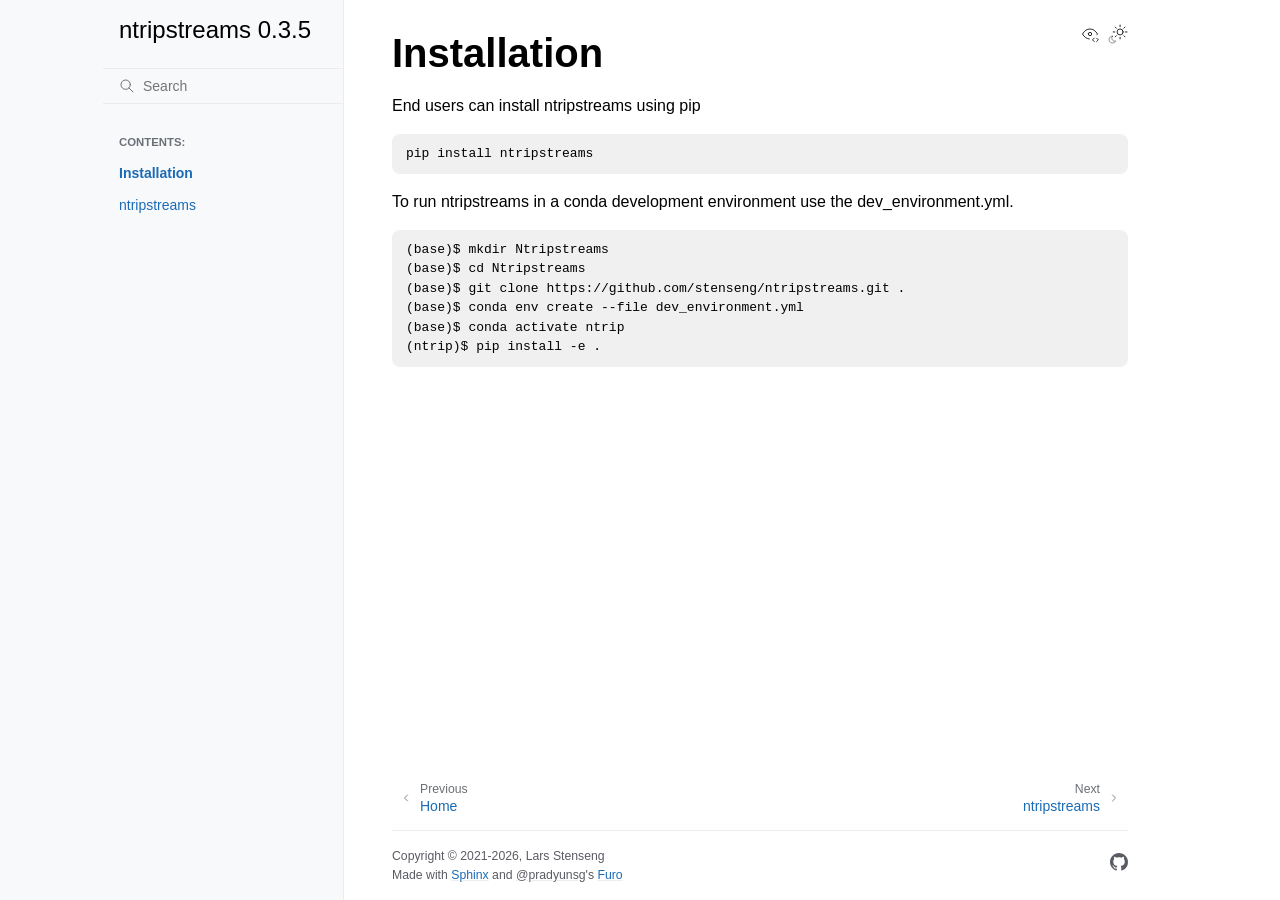
<file: install.html>
<!doctype html>
<html class="no-js" lang="en" data-content_root="./">
  <head><meta charset="utf-8">
    <meta name="viewport" content="width=device-width,initial-scale=1">
    <meta name="color-scheme" content="light dark"><meta name="viewport" content="width=device-width, initial-scale=1" />
<link rel="index" title="Index" href="genindex.html"><link rel="search" title="Search" href="search.html"><link rel="next" title="ntripstreams" href="ntripstreams.html"><link rel="prev" title="ntripstreams" href="index.html">

    <!-- Generated with Sphinx 9.1.0 and Furo 2025.12.19 -->
        <title>Installation - ntripstreams 0.3.5</title>
      <link rel="stylesheet" type="text/css" href="_static/pygments.css?v=d75fae25" />
    <link rel="stylesheet" type="text/css" href="_static/styles/furo.css?v=7bdb33bb" />
    <link rel="stylesheet" type="text/css" href="_static/graphviz.css?v=4ae1632d" />
    <link rel="stylesheet" type="text/css" href="_static/styles/furo-extensions.css?v=8dab3a3b" />
    <link rel="stylesheet" type="text/css" href="_static/custom.css?v=bca9b829" />
    
    


<style>
  body {
    --color-code-background: #f0f0f0;
  --color-code-foreground: black;
  --color-brand-primary: #1a6bb5;
  --color-brand-content: #1a6bb5;
  
  }
  @media not print {
    body[data-theme="dark"] {
      --color-code-background: #272822;
  --color-code-foreground: #f8f8f2;
  --color-brand-primary: #5aa9e6;
  --color-brand-content: #5aa9e6;
  
    }
    @media (prefers-color-scheme: dark) {
      body:not([data-theme="light"]) {
        --color-code-background: #272822;
  --color-code-foreground: #f8f8f2;
  --color-brand-primary: #5aa9e6;
  --color-brand-content: #5aa9e6;
  
      }
    }
  }
</style></head>
  <body>
    
    <script>
      document.body.dataset.theme = localStorage.getItem("theme") || "auto";
    </script>
    

<svg xmlns="http://www.w3.org/2000/svg" style="display: none;">
  <symbol id="svg-toc" viewBox="0 0 24 24">
    <title>Contents</title>
    <svg stroke="currentColor" fill="currentColor" stroke-width="0" viewBox="0 0 1024 1024">
      <path d="M408 442h480c4.4 0 8-3.6 8-8v-56c0-4.4-3.6-8-8-8H408c-4.4 0-8 3.6-8 8v56c0 4.4 3.6 8 8 8zm-8 204c0 4.4 3.6 8 8 8h480c4.4 0 8-3.6 8-8v-56c0-4.4-3.6-8-8-8H408c-4.4 0-8 3.6-8 8v56zm504-486H120c-4.4 0-8 3.6-8 8v56c0 4.4 3.6 8 8 8h784c4.4 0 8-3.6 8-8v-56c0-4.4-3.6-8-8-8zm0 632H120c-4.4 0-8 3.6-8 8v56c0 4.4 3.6 8 8 8h784c4.4 0 8-3.6 8-8v-56c0-4.4-3.6-8-8-8zM115.4 518.9L271.7 642c5.8 4.6 14.4.5 14.4-6.9V388.9c0-7.4-8.5-11.5-14.4-6.9L115.4 505.1a8.74 8.74 0 0 0 0 13.8z"/>
    </svg>
  </symbol>
  <symbol id="svg-menu" viewBox="0 0 24 24">
    <title>Menu</title>
    <svg xmlns="http://www.w3.org/2000/svg" viewBox="0 0 24 24" fill="none" stroke="currentColor"
      stroke-width="2" stroke-linecap="round" stroke-linejoin="round" class="feather-menu">
      <line x1="3" y1="12" x2="21" y2="12"></line>
      <line x1="3" y1="6" x2="21" y2="6"></line>
      <line x1="3" y1="18" x2="21" y2="18"></line>
    </svg>
  </symbol>
  <symbol id="svg-arrow-right" viewBox="0 0 24 24">
    <title>Expand</title>
    <svg xmlns="http://www.w3.org/2000/svg" viewBox="0 0 24 24" fill="none" stroke="currentColor"
      stroke-width="2" stroke-linecap="round" stroke-linejoin="round" class="feather-chevron-right">
      <polyline points="9 18 15 12 9 6"></polyline>
    </svg>
  </symbol>
  <symbol id="svg-sun" viewBox="0 0 24 24">
    <title>Light mode</title>
    <svg xmlns="http://www.w3.org/2000/svg" viewBox="0 0 24 24" fill="none" stroke="currentColor"
      stroke-width="1" stroke-linecap="round" stroke-linejoin="round" class="feather-sun">
      <circle cx="12" cy="12" r="5"></circle>
      <line x1="12" y1="1" x2="12" y2="3"></line>
      <line x1="12" y1="21" x2="12" y2="23"></line>
      <line x1="4.22" y1="4.22" x2="5.64" y2="5.64"></line>
      <line x1="18.36" y1="18.36" x2="19.78" y2="19.78"></line>
      <line x1="1" y1="12" x2="3" y2="12"></line>
      <line x1="21" y1="12" x2="23" y2="12"></line>
      <line x1="4.22" y1="19.78" x2="5.64" y2="18.36"></line>
      <line x1="18.36" y1="5.64" x2="19.78" y2="4.22"></line>
    </svg>
  </symbol>
  <symbol id="svg-moon" viewBox="0 0 24 24">
    <title>Dark mode</title>
    <svg xmlns="http://www.w3.org/2000/svg" viewBox="0 0 24 24" fill="none" stroke="currentColor"
      stroke-width="1" stroke-linecap="round" stroke-linejoin="round" class="icon-tabler-moon">
      <path stroke="none" d="M0 0h24v24H0z" fill="none" />
      <path d="M12 3c.132 0 .263 0 .393 0a7.5 7.5 0 0 0 7.92 12.446a9 9 0 1 1 -8.313 -12.454z" />
    </svg>
  </symbol>
  <symbol id="svg-sun-with-moon" viewBox="0 0 24 24">
    <title>Auto light/dark, in light mode</title>
    <svg xmlns="http://www.w3.org/2000/svg" viewBox="0 0 24 24" fill="none" stroke="currentColor"
      stroke-width="1" stroke-linecap="round" stroke-linejoin="round"
      class="icon-custom-derived-from-feather-sun-and-tabler-moon">
      <path style="opacity: 50%" d="M 5.411 14.504 C 5.471 14.504 5.532 14.504 5.591 14.504 C 3.639 16.319 4.383 19.569 6.931 20.352 C 7.693 20.586 8.512 20.551 9.25 20.252 C 8.023 23.207 4.056 23.725 2.11 21.184 C 0.166 18.642 1.702 14.949 4.874 14.536 C 5.051 14.512 5.231 14.5 5.411 14.5 L 5.411 14.504 Z"/>
      <line x1="14.5" y1="3.25" x2="14.5" y2="1.25"/>
      <line x1="14.5" y1="15.85" x2="14.5" y2="17.85"/>
      <line x1="10.044" y1="5.094" x2="8.63" y2="3.68"/>
      <line x1="19" y1="14.05" x2="20.414" y2="15.464"/>
      <line x1="8.2" y1="9.55" x2="6.2" y2="9.55"/>
      <line x1="20.8" y1="9.55" x2="22.8" y2="9.55"/>
      <line x1="10.044" y1="14.006" x2="8.63" y2="15.42"/>
      <line x1="19" y1="5.05" x2="20.414" y2="3.636"/>
      <circle cx="14.5" cy="9.55" r="3.6"/>
    </svg>
  </symbol>
  <symbol id="svg-moon-with-sun" viewBox="0 0 24 24">
    <title>Auto light/dark, in dark mode</title>
    <svg xmlns="http://www.w3.org/2000/svg" viewBox="0 0 24 24" fill="none" stroke="currentColor"
      stroke-width="1" stroke-linecap="round" stroke-linejoin="round"
      class="icon-custom-derived-from-feather-sun-and-tabler-moon">
      <path d="M 8.282 7.007 C 8.385 7.007 8.494 7.007 8.595 7.007 C 5.18 10.184 6.481 15.869 10.942 17.24 C 12.275 17.648 13.706 17.589 15 17.066 C 12.851 22.236 5.91 23.143 2.505 18.696 C -0.897 14.249 1.791 7.786 7.342 7.063 C 7.652 7.021 7.965 7 8.282 7 L 8.282 7.007 Z"/>
      <line style="opacity: 50%" x1="18" y1="3.705" x2="18" y2="2.5"/>
      <line style="opacity: 50%" x1="18" y1="11.295" x2="18" y2="12.5"/>
      <line style="opacity: 50%" x1="15.316" y1="4.816" x2="14.464" y2="3.964"/>
      <line style="opacity: 50%" x1="20.711" y1="10.212" x2="21.563" y2="11.063"/>
      <line style="opacity: 50%" x1="14.205" y1="7.5" x2="13.001" y2="7.5"/>
      <line style="opacity: 50%" x1="21.795" y1="7.5" x2="23" y2="7.5"/>
      <line style="opacity: 50%" x1="15.316" y1="10.184" x2="14.464" y2="11.036"/>
      <line style="opacity: 50%" x1="20.711" y1="4.789" x2="21.563" y2="3.937"/>
      <circle style="opacity: 50%" cx="18" cy="7.5" r="2.169"/>
    </svg>
  </symbol>
  <symbol id="svg-pencil" viewBox="0 0 24 24">
    <svg xmlns="http://www.w3.org/2000/svg" viewBox="0 0 24 24" fill="none" stroke="currentColor"
      stroke-width="1" stroke-linecap="round" stroke-linejoin="round" class="icon-tabler-pencil-code">
      <path d="M4 20h4l10.5 -10.5a2.828 2.828 0 1 0 -4 -4l-10.5 10.5v4" />
      <path d="M13.5 6.5l4 4" />
      <path d="M20 21l2 -2l-2 -2" />
      <path d="M17 17l-2 2l2 2" />
    </svg>
  </symbol>
  <symbol id="svg-eye" viewBox="0 0 24 24">
    <svg xmlns="http://www.w3.org/2000/svg" viewBox="0 0 24 24" fill="none" stroke="currentColor"
      stroke-width="1" stroke-linecap="round" stroke-linejoin="round" class="icon-tabler-eye-code">
      <path stroke="none" d="M0 0h24v24H0z" fill="none" />
      <path d="M10 12a2 2 0 1 0 4 0a2 2 0 0 0 -4 0" />
      <path
        d="M11.11 17.958c-3.209 -.307 -5.91 -2.293 -8.11 -5.958c2.4 -4 5.4 -6 9 -6c3.6 0 6.6 2 9 6c-.21 .352 -.427 .688 -.647 1.008" />
      <path d="M20 21l2 -2l-2 -2" />
      <path d="M17 17l-2 2l2 2" />
    </svg>
  </symbol>
</svg>

<input type="checkbox" class="sidebar-toggle" name="__navigation" id="__navigation" aria-label="Toggle site navigation sidebar">
<input type="checkbox" class="sidebar-toggle" name="__toc" id="__toc" aria-label="Toggle table of contents sidebar">
<label class="overlay sidebar-overlay" for="__navigation"></label>
<label class="overlay toc-overlay" for="__toc"></label>

<a class="skip-to-content muted-link" href="#furo-main-content">Skip to content</a>



<div class="page">
  <header class="mobile-header">
    <div class="header-left">
      <label class="nav-overlay-icon" for="__navigation">
        <span class="icon"><svg><use href="#svg-menu"></use></svg></span>
      </label>
    </div>
    <div class="header-center">
      <a href="index.html"><div class="brand">ntripstreams 0.3.5</div></a>
    </div>
    <div class="header-right">
      <div class="theme-toggle-container theme-toggle-header">
        <button class="theme-toggle" aria-label="Toggle Light / Dark / Auto color theme">
          <svg class="theme-icon-when-auto-light"><use href="#svg-sun-with-moon"></use></svg>
          <svg class="theme-icon-when-auto-dark"><use href="#svg-moon-with-sun"></use></svg>
          <svg class="theme-icon-when-dark"><use href="#svg-moon"></use></svg>
          <svg class="theme-icon-when-light"><use href="#svg-sun"></use></svg>
        </button>
      </div>
      <label class="toc-overlay-icon toc-header-icon no-toc" for="__toc">
        <span class="icon"><svg><use href="#svg-toc"></use></svg></span>
      </label>
    </div>
  </header>
  <aside class="sidebar-drawer">
    <div class="sidebar-container">
      
      <div class="sidebar-sticky"><a class="sidebar-brand" href="index.html">
  
  <span class="sidebar-brand-text">ntripstreams 0.3.5</span>
  
</a><form class="sidebar-search-container" method="get" action="search.html" role="search">
  <input class="sidebar-search" placeholder="Search" name="q" aria-label="Search">
  <input type="hidden" name="check_keywords" value="yes">
  <input type="hidden" name="area" value="default">
</form>
<div id="searchbox"></div><div class="sidebar-scroll"><div class="sidebar-tree">
  <p class="caption" role="heading"><span class="caption-text">Contents:</span></p>
<ul class="current">
<li class="toctree-l1 current current-page"><a class="current reference internal" href="#">Installation</a></li>
<li class="toctree-l1"><a class="reference internal" href="ntripstreams.html">ntripstreams</a></li>
</ul>

</div>
</div>

      </div>
      
    </div>
  </aside>
  <div class="main">
    <div class="content">
      <div class="article-container">
        <a href="#" class="back-to-top muted-link">
          <svg xmlns="http://www.w3.org/2000/svg" viewBox="0 0 24 24">
            <path d="M13 20h-2V8l-5.5 5.5-1.42-1.42L12 4.16l7.92 7.92-1.42 1.42L13 8v12z"></path>
          </svg>
          <span>Back to top</span>
        </a>
        <div class="content-icon-container">
          <div class="view-this-page">
  <a class="muted-link" href="_sources/install.rst.txt" title="View this page">
    <svg><use href="#svg-eye"></use></svg>
    <span class="visually-hidden">View this page</span>
  </a>
</div>
<div class="theme-toggle-container theme-toggle-content">
            <button class="theme-toggle" aria-label="Toggle Light / Dark / Auto color theme">
              <svg class="theme-icon-when-auto-light"><use href="#svg-sun-with-moon"></use></svg>
              <svg class="theme-icon-when-auto-dark"><use href="#svg-moon-with-sun"></use></svg>
              <svg class="theme-icon-when-dark"><use href="#svg-moon"></use></svg>
              <svg class="theme-icon-when-light"><use href="#svg-sun"></use></svg>
            </button>
          </div>
          <label class="toc-overlay-icon toc-content-icon no-toc" for="__toc">
            <span class="icon"><svg><use href="#svg-toc"></use></svg></span>
          </label>
        </div>
        <article role="main" id="furo-main-content">
          <section id="installation">
<h1>Installation<a class="headerlink" href="#installation" title="Link to this heading">¶</a></h1>
<p>End users can install ntripstreams using pip</p>
<div class="highlight-default notranslate"><div class="highlight"><pre><span></span><span class="n">pip</span> <span class="n">install</span> <span class="n">ntripstreams</span>
</pre></div>
</div>
<p>To run ntripstreams in a conda development environment use the dev_environment.yml.</p>
<div class="highlight-default notranslate"><div class="highlight"><pre><span></span>(base)$ mkdir Ntripstreams
(base)$ cd Ntripstreams
(base)$ git clone https://github.com/stenseng/ntripstreams.git .
(base)$ conda env create --file dev_environment.yml
(base)$ conda activate ntrip
(ntrip)$ pip install -e .
</pre></div>
</div>
</section>

        </article>
      </div>
      <footer>
        
        <div class="related-pages">
          <a class="next-page" href="ntripstreams.html">
              <div class="page-info">
                <div class="context">
                  <span>Next</span>
                </div>
                <div class="title">ntripstreams</div>
              </div>
              <svg class="furo-related-icon"><use href="#svg-arrow-right"></use></svg>
            </a>
          <a class="prev-page" href="index.html">
              <svg class="furo-related-icon"><use href="#svg-arrow-right"></use></svg>
              <div class="page-info">
                <div class="context">
                  <span>Previous</span>
                </div>
                
                <div class="title">Home</div>
                
              </div>
            </a>
        </div>
        <div class="bottom-of-page">
          <div class="left-details">
            <div class="copyright">
                Copyright &#169; 2021-2026, Lars Stenseng
            </div>
            Made with <a href="https://www.sphinx-doc.org/">Sphinx</a> and <a class="muted-link" href="https://pradyunsg.me">@pradyunsg</a>'s
            
            <a href="https://github.com/pradyunsg/furo">Furo</a>
            
          </div>
          <div class="right-details">
            <div class="icons">
              <a class="muted-link " href="https://github.com/stenseng/ntripstreams" aria-label="GitHub"><svg stroke="currentColor" fill="currentColor" stroke-width="0" viewBox="0 0 16 16"><path fill-rule="evenodd" d="M8 0C3.58 0 0 3.58 0 8c0 3.54 2.29 6.53 5.47 7.59.4.07.55-.17.55-.38 0-.19-.01-.82-.01-1.49-2.01.37-2.53-.49-2.69-.94-.09-.23-.48-.94-.82-1.13-.28-.15-.68-.52-.01-.53.63-.01 1.08.58 1.23.82.72 1.21 1.87.87 2.33.66.07-.52.28-.87.51-1.07-1.78-.2-3.64-.89-3.64-3.95 0-.87.31-1.59.82-2.15-.08-.2-.36-1.02.08-2.12 0 0 .67-.21 2.2.82.64-.18 1.32-.27 2-.27.68 0 1.36.09 2 .27 1.53-1.04 2.2-.82 2.2-.82.44 1.1.16 1.92.08 2.12.51.56.82 1.27.82 2.15 0 3.07-1.87 3.75-3.65 3.95.29.25.54.73.54 1.48 0 1.07-.01 1.93-.01 2.2 0 .21.15.46.55.38A8.013 8.013 0 0016 8c0-4.42-3.58-8-8-8z"></path></svg></a>
              
            </div>
          </div>
        </div>
        
      </footer>
    </div>
    <aside class="toc-drawer no-toc">
      
      
      
    </aside>
  </div>
</div><script src="_static/documentation_options.js?v=ba50482b"></script>
    <script src="_static/doctools.js?v=fd6eb6e6"></script>
    <script src="_static/sphinx_highlight.js?v=6ffebe34"></script>
    <script src="_static/scripts/furo.js?v=46bd48cc"></script>
    </body>
</html>
</file>
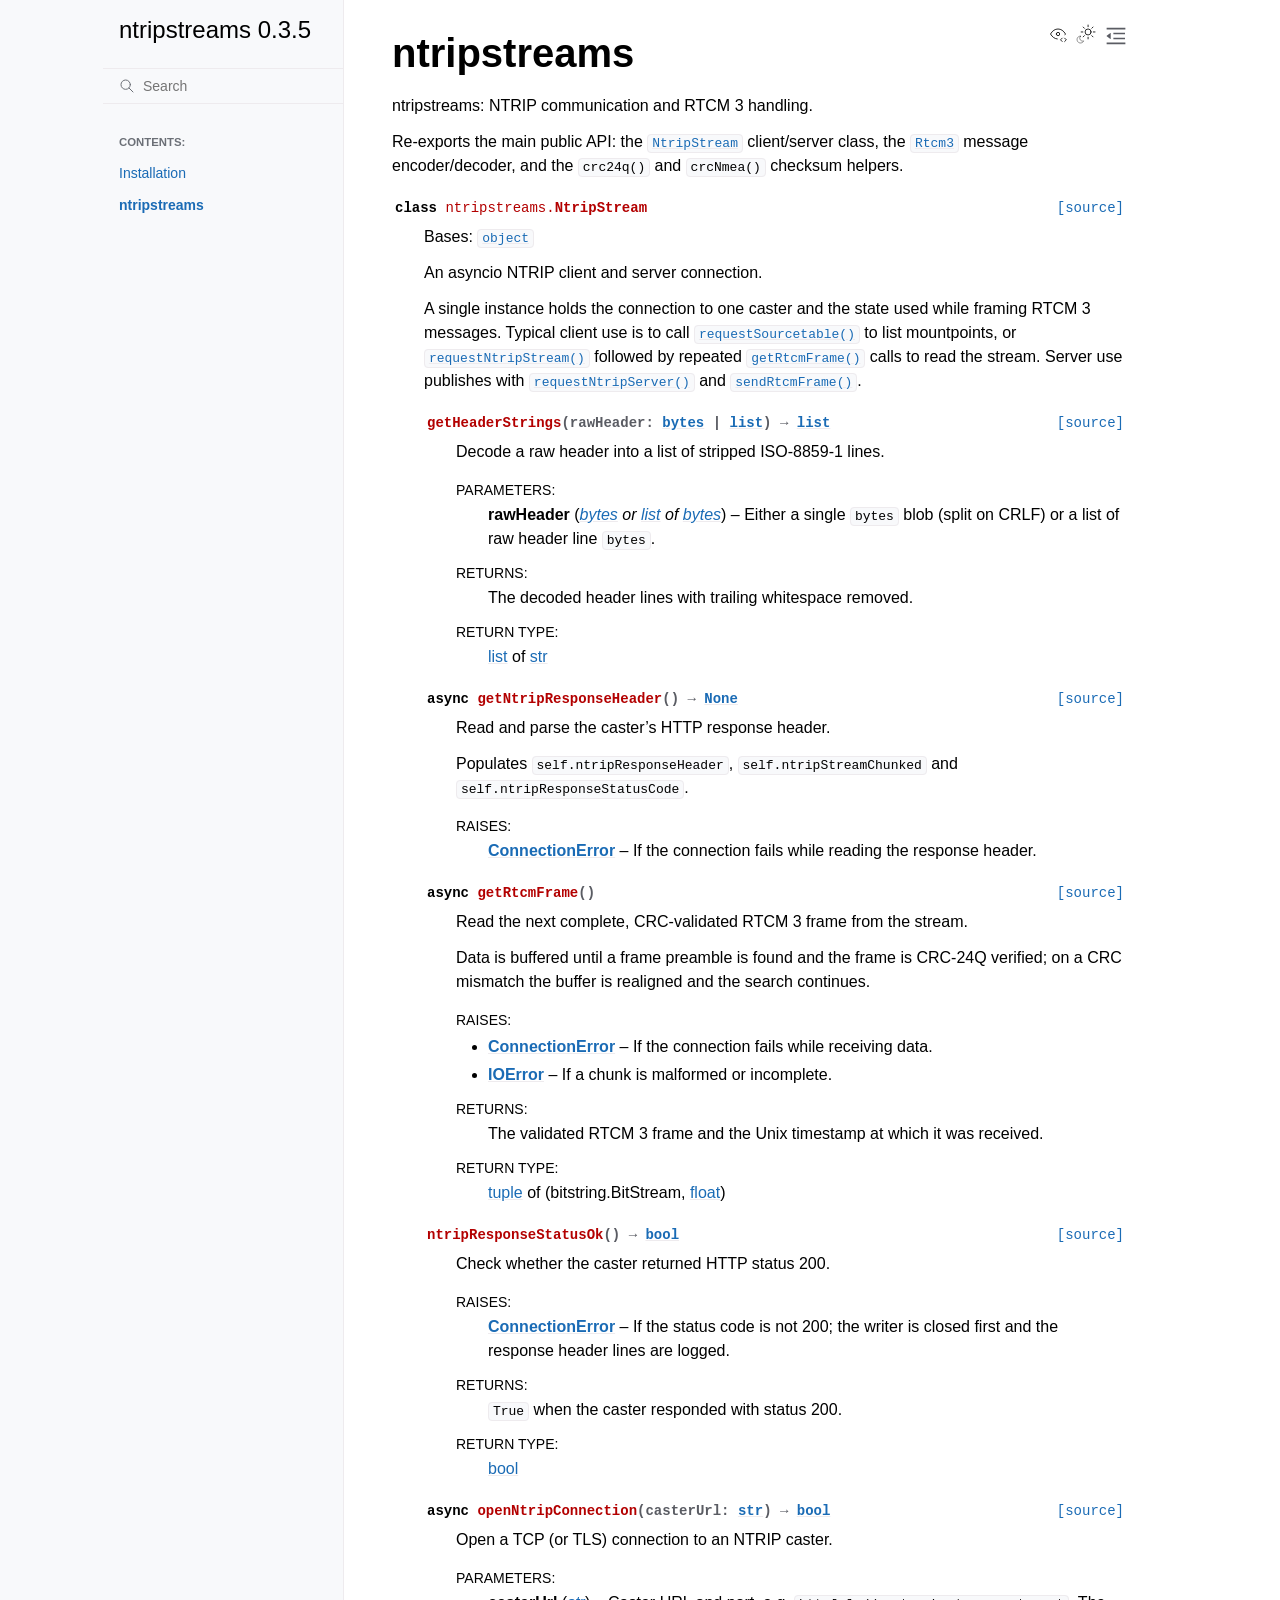
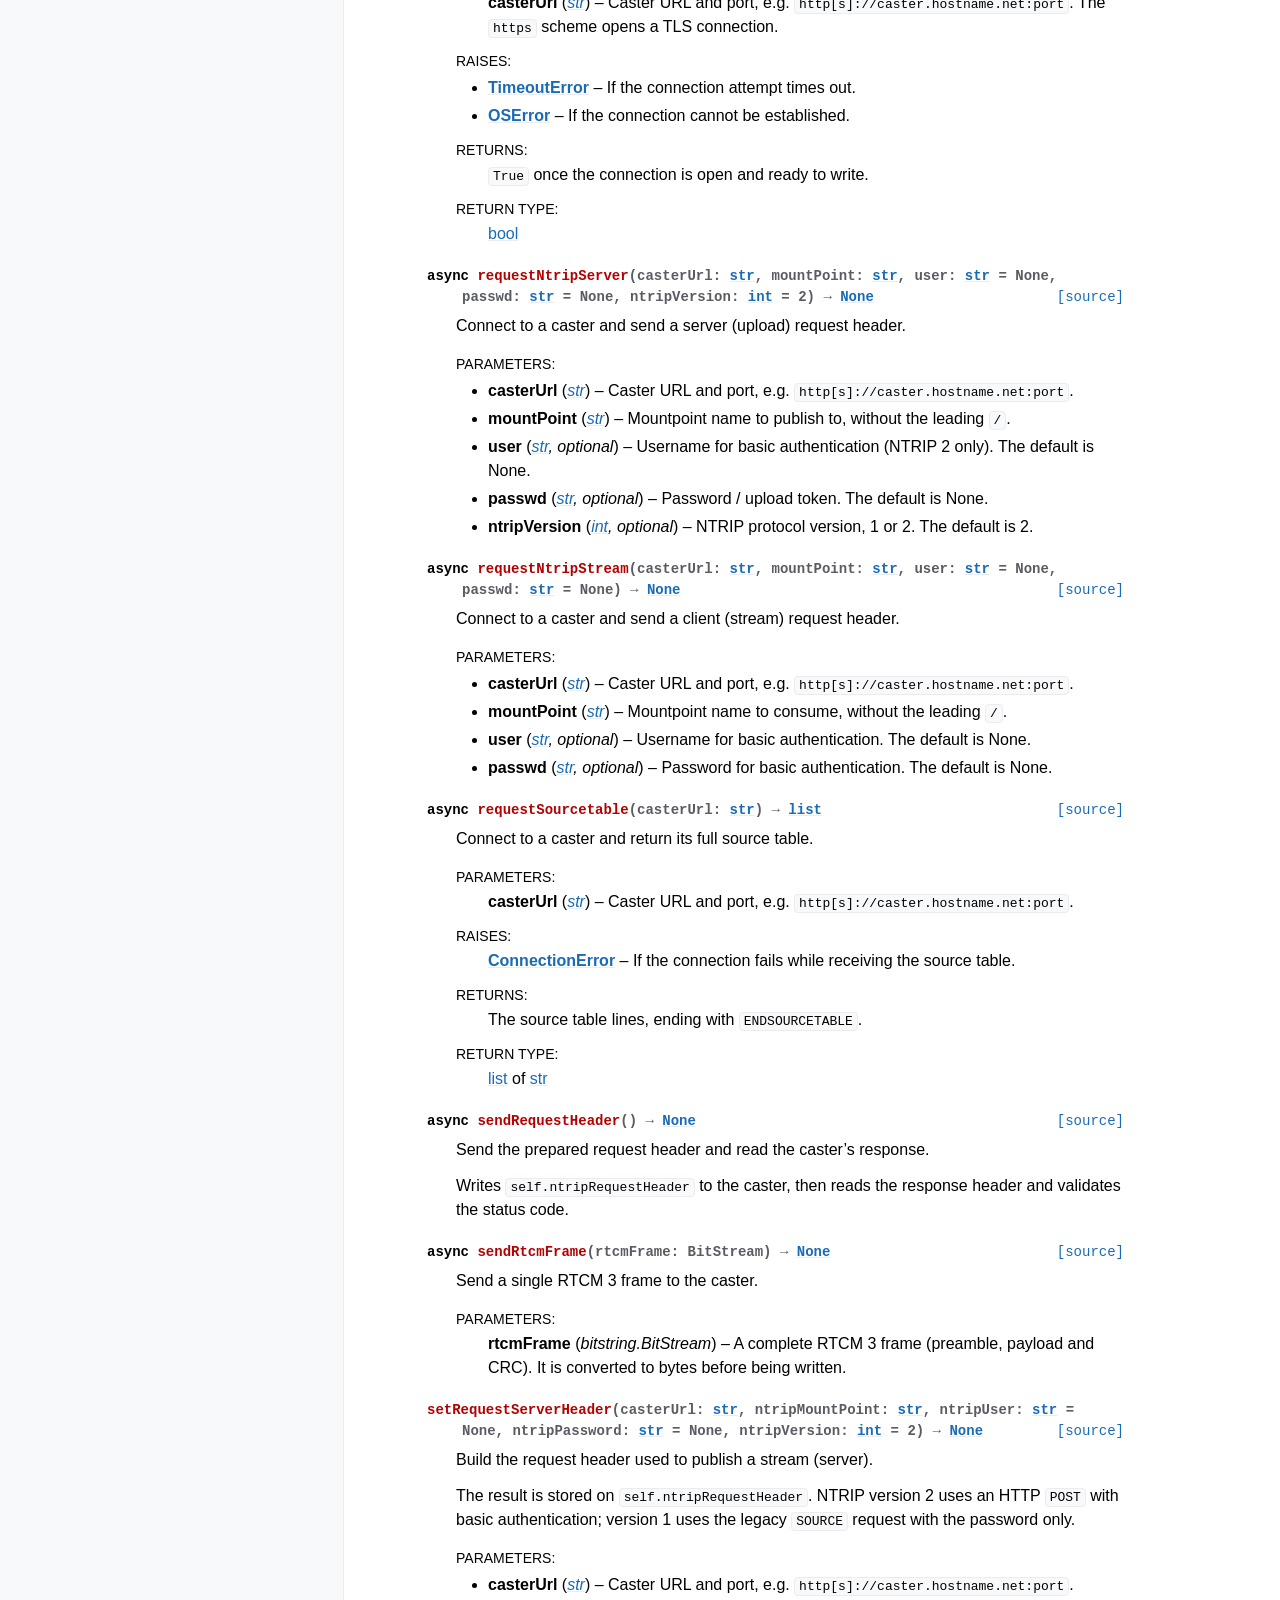
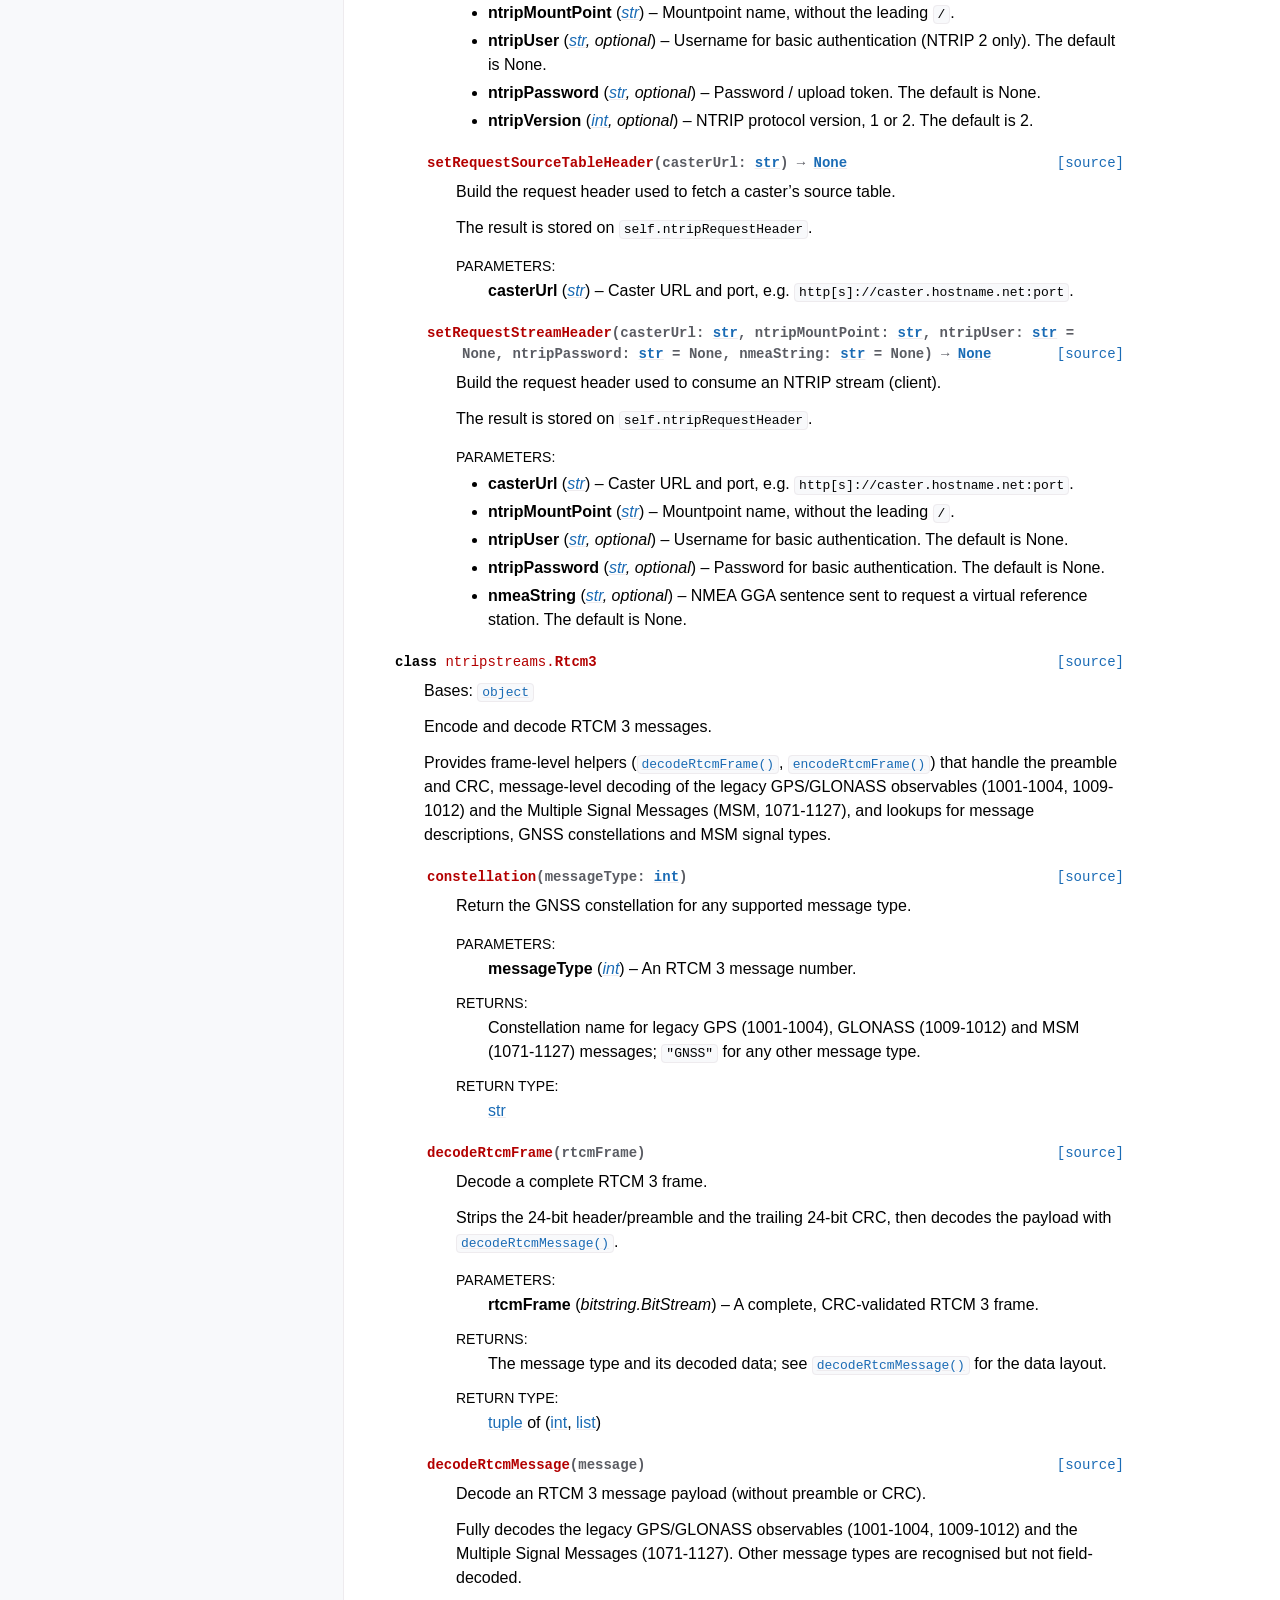
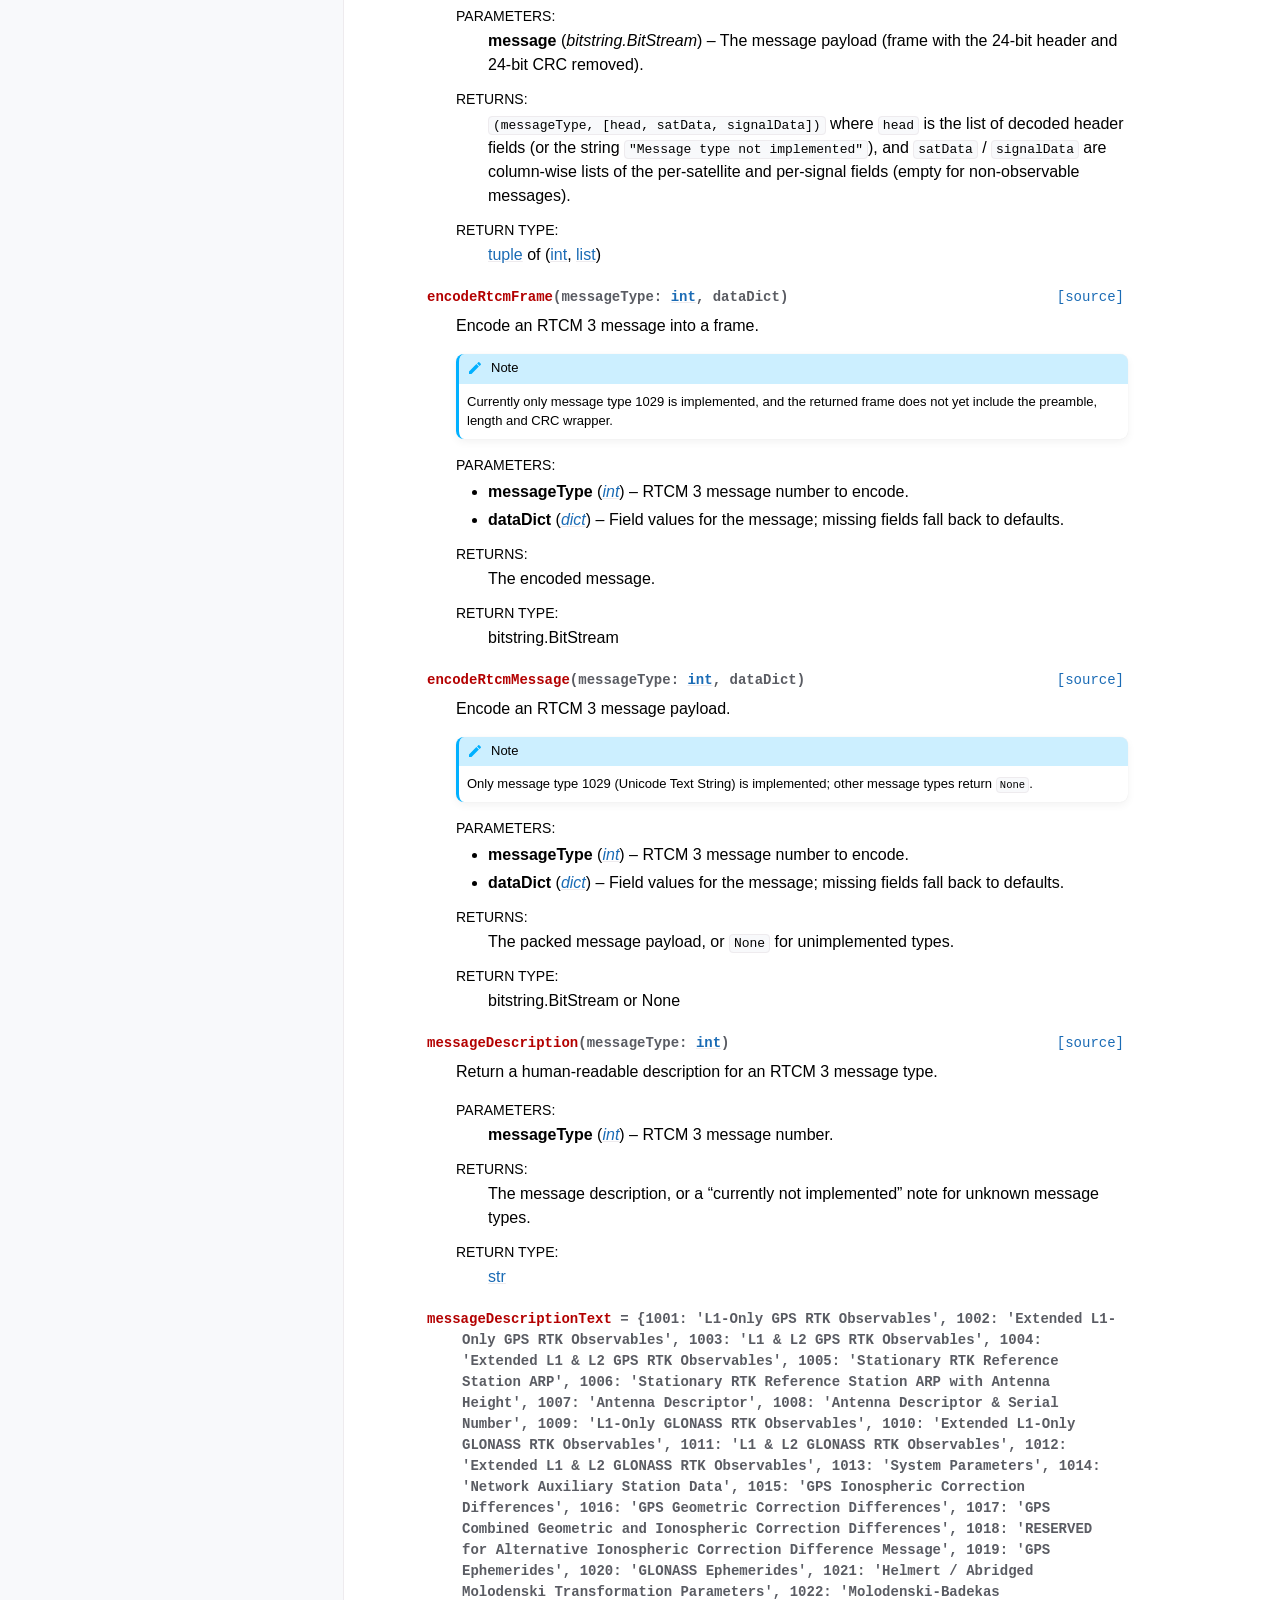
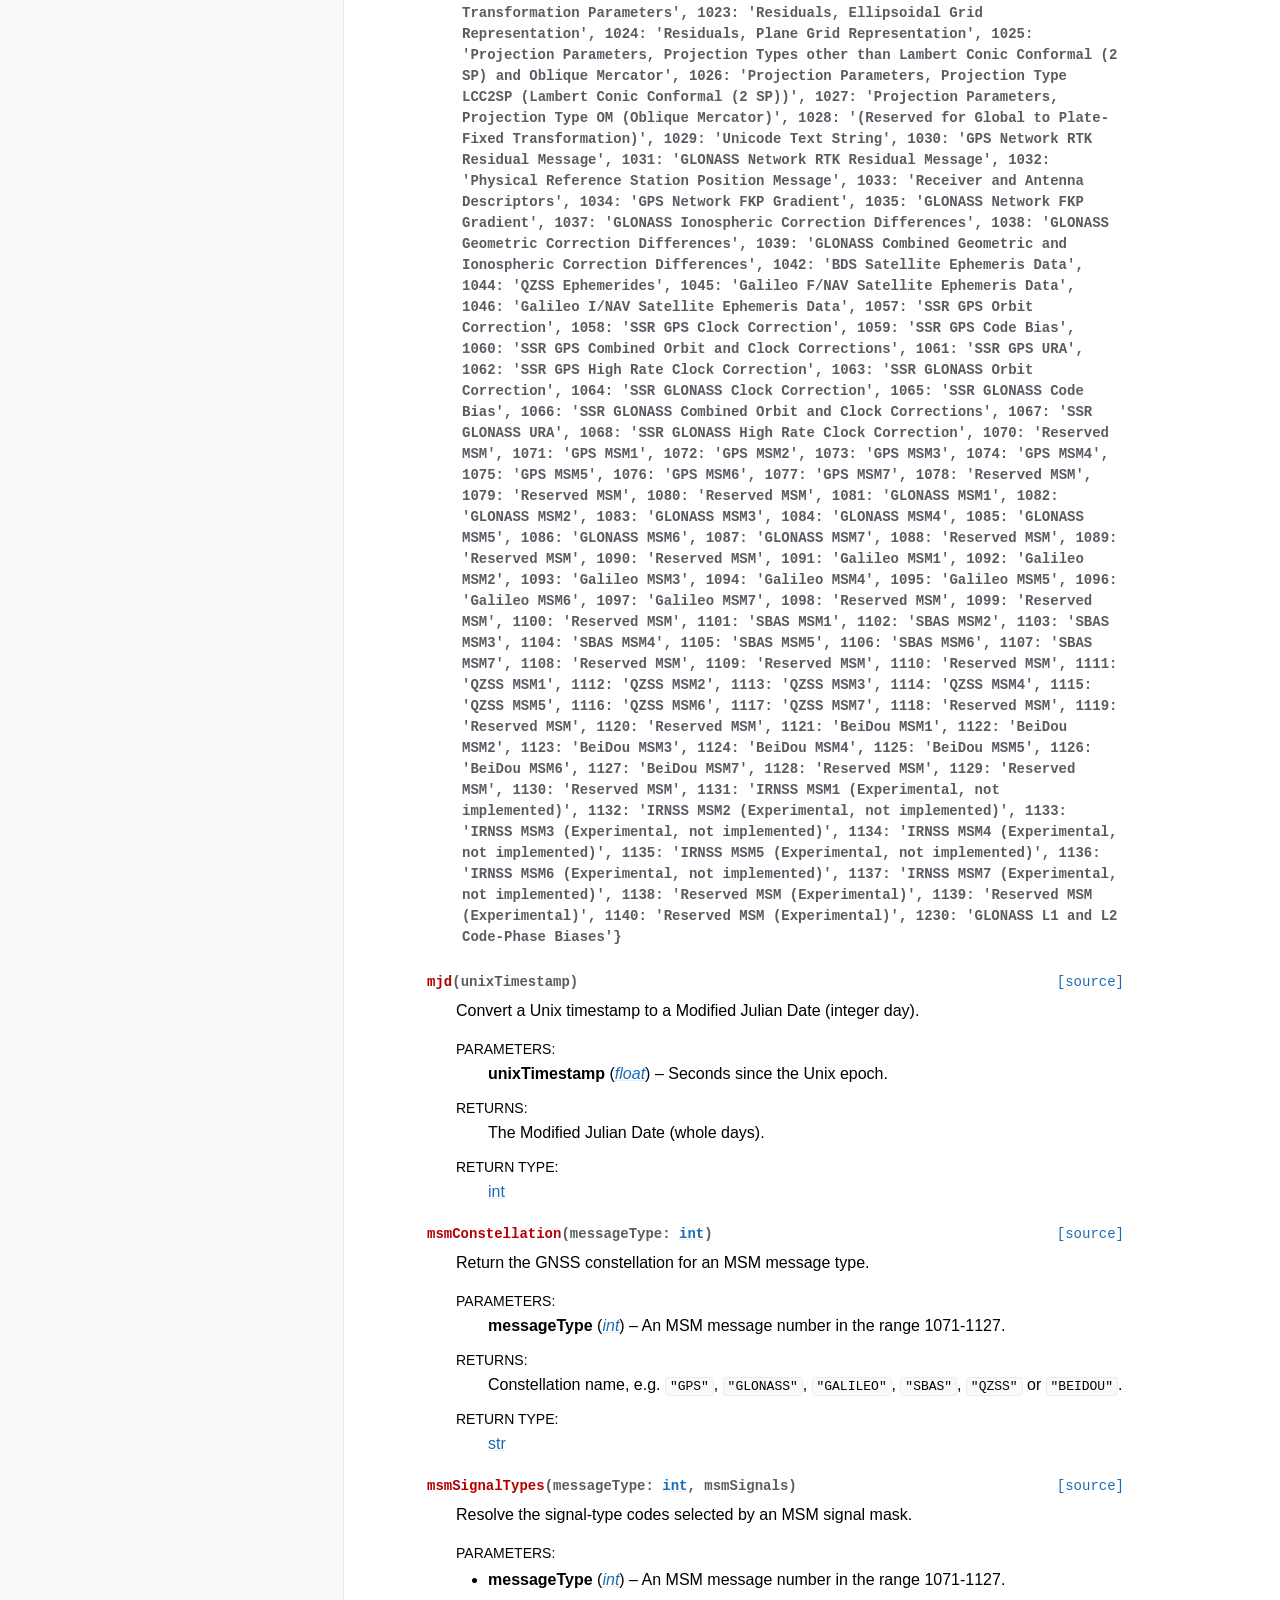
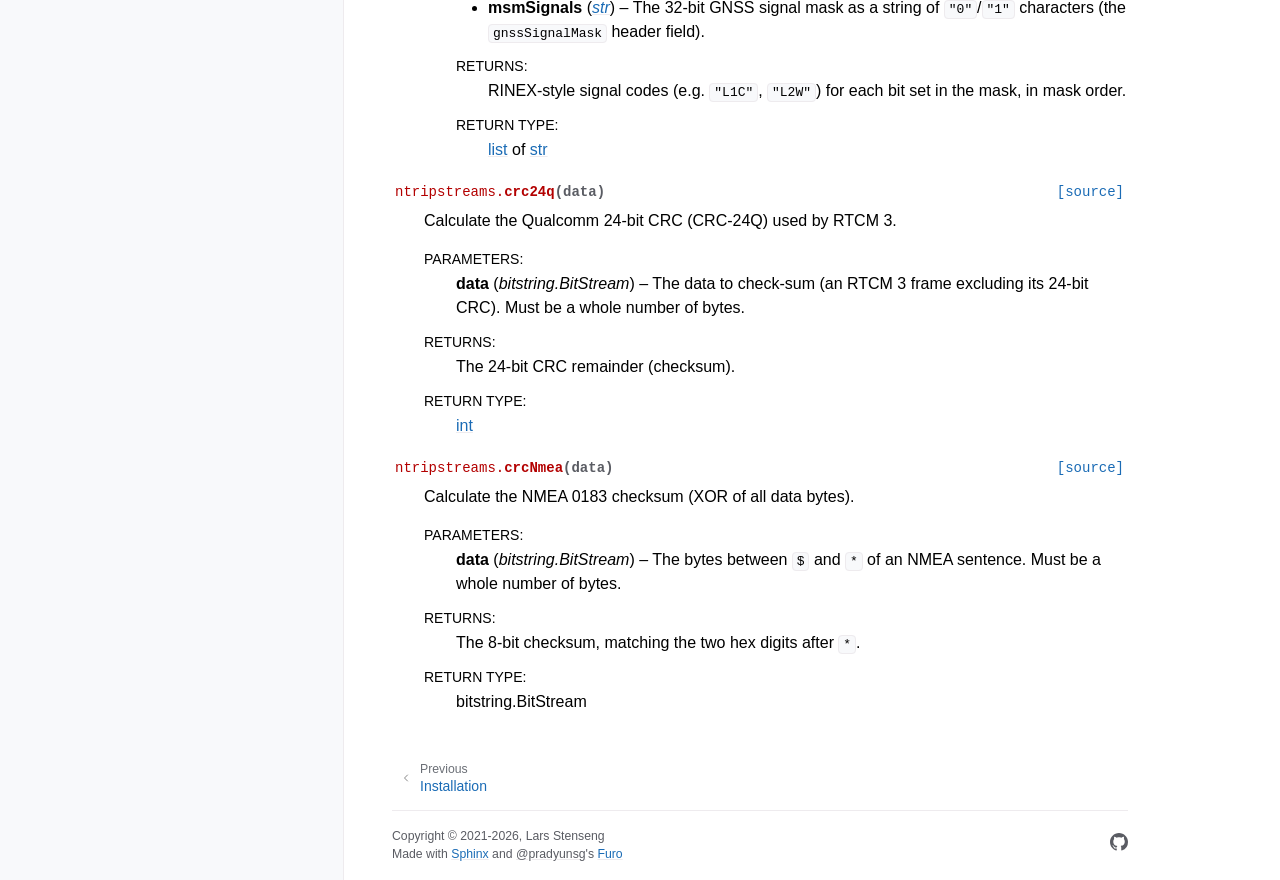
<file: ntripstreams.html>
<!doctype html>
<html class="no-js" lang="en" data-content_root="./">
  <head><meta charset="utf-8">
    <meta name="viewport" content="width=device-width,initial-scale=1">
    <meta name="color-scheme" content="light dark"><meta name="viewport" content="width=device-width, initial-scale=1" />
<link rel="index" title="Index" href="genindex.html"><link rel="search" title="Search" href="search.html"><link rel="prev" title="Installation" href="install.html">

    <!-- Generated with Sphinx 9.1.0 and Furo 2025.12.19 -->
        <title>ntripstreams - ntripstreams 0.3.5</title>
      <link rel="stylesheet" type="text/css" href="_static/pygments.css?v=d75fae25" />
    <link rel="stylesheet" type="text/css" href="_static/styles/furo.css?v=7bdb33bb" />
    <link rel="stylesheet" type="text/css" href="_static/graphviz.css?v=4ae1632d" />
    <link rel="stylesheet" type="text/css" href="_static/styles/furo-extensions.css?v=8dab3a3b" />
    <link rel="stylesheet" type="text/css" href="_static/custom.css?v=bca9b829" />
    
    


<style>
  body {
    --color-code-background: #f0f0f0;
  --color-code-foreground: black;
  --color-brand-primary: #1a6bb5;
  --color-brand-content: #1a6bb5;
  
  }
  @media not print {
    body[data-theme="dark"] {
      --color-code-background: #272822;
  --color-code-foreground: #f8f8f2;
  --color-brand-primary: #5aa9e6;
  --color-brand-content: #5aa9e6;
  
    }
    @media (prefers-color-scheme: dark) {
      body:not([data-theme="light"]) {
        --color-code-background: #272822;
  --color-code-foreground: #f8f8f2;
  --color-brand-primary: #5aa9e6;
  --color-brand-content: #5aa9e6;
  
      }
    }
  }
</style></head>
  <body>
    
    <script>
      document.body.dataset.theme = localStorage.getItem("theme") || "auto";
    </script>
    

<svg xmlns="http://www.w3.org/2000/svg" style="display: none;">
  <symbol id="svg-toc" viewBox="0 0 24 24">
    <title>Contents</title>
    <svg stroke="currentColor" fill="currentColor" stroke-width="0" viewBox="0 0 1024 1024">
      <path d="M408 442h480c4.4 0 8-3.6 8-8v-56c0-4.4-3.6-8-8-8H408c-4.4 0-8 3.6-8 8v56c0 4.4 3.6 8 8 8zm-8 204c0 4.4 3.6 8 8 8h480c4.4 0 8-3.6 8-8v-56c0-4.4-3.6-8-8-8H408c-4.4 0-8 3.6-8 8v56zm504-486H120c-4.4 0-8 3.6-8 8v56c0 4.4 3.6 8 8 8h784c4.4 0 8-3.6 8-8v-56c0-4.4-3.6-8-8-8zm0 632H120c-4.4 0-8 3.6-8 8v56c0 4.4 3.6 8 8 8h784c4.4 0 8-3.6 8-8v-56c0-4.4-3.6-8-8-8zM115.4 518.9L271.7 642c5.8 4.6 14.4.5 14.4-6.9V388.9c0-7.4-8.5-11.5-14.4-6.9L115.4 505.1a8.74 8.74 0 0 0 0 13.8z"/>
    </svg>
  </symbol>
  <symbol id="svg-menu" viewBox="0 0 24 24">
    <title>Menu</title>
    <svg xmlns="http://www.w3.org/2000/svg" viewBox="0 0 24 24" fill="none" stroke="currentColor"
      stroke-width="2" stroke-linecap="round" stroke-linejoin="round" class="feather-menu">
      <line x1="3" y1="12" x2="21" y2="12"></line>
      <line x1="3" y1="6" x2="21" y2="6"></line>
      <line x1="3" y1="18" x2="21" y2="18"></line>
    </svg>
  </symbol>
  <symbol id="svg-arrow-right" viewBox="0 0 24 24">
    <title>Expand</title>
    <svg xmlns="http://www.w3.org/2000/svg" viewBox="0 0 24 24" fill="none" stroke="currentColor"
      stroke-width="2" stroke-linecap="round" stroke-linejoin="round" class="feather-chevron-right">
      <polyline points="9 18 15 12 9 6"></polyline>
    </svg>
  </symbol>
  <symbol id="svg-sun" viewBox="0 0 24 24">
    <title>Light mode</title>
    <svg xmlns="http://www.w3.org/2000/svg" viewBox="0 0 24 24" fill="none" stroke="currentColor"
      stroke-width="1" stroke-linecap="round" stroke-linejoin="round" class="feather-sun">
      <circle cx="12" cy="12" r="5"></circle>
      <line x1="12" y1="1" x2="12" y2="3"></line>
      <line x1="12" y1="21" x2="12" y2="23"></line>
      <line x1="4.22" y1="4.22" x2="5.64" y2="5.64"></line>
      <line x1="18.36" y1="18.36" x2="19.78" y2="19.78"></line>
      <line x1="1" y1="12" x2="3" y2="12"></line>
      <line x1="21" y1="12" x2="23" y2="12"></line>
      <line x1="4.22" y1="19.78" x2="5.64" y2="18.36"></line>
      <line x1="18.36" y1="5.64" x2="19.78" y2="4.22"></line>
    </svg>
  </symbol>
  <symbol id="svg-moon" viewBox="0 0 24 24">
    <title>Dark mode</title>
    <svg xmlns="http://www.w3.org/2000/svg" viewBox="0 0 24 24" fill="none" stroke="currentColor"
      stroke-width="1" stroke-linecap="round" stroke-linejoin="round" class="icon-tabler-moon">
      <path stroke="none" d="M0 0h24v24H0z" fill="none" />
      <path d="M12 3c.132 0 .263 0 .393 0a7.5 7.5 0 0 0 7.92 12.446a9 9 0 1 1 -8.313 -12.454z" />
    </svg>
  </symbol>
  <symbol id="svg-sun-with-moon" viewBox="0 0 24 24">
    <title>Auto light/dark, in light mode</title>
    <svg xmlns="http://www.w3.org/2000/svg" viewBox="0 0 24 24" fill="none" stroke="currentColor"
      stroke-width="1" stroke-linecap="round" stroke-linejoin="round"
      class="icon-custom-derived-from-feather-sun-and-tabler-moon">
      <path style="opacity: 50%" d="M 5.411 14.504 C 5.471 14.504 5.532 14.504 5.591 14.504 C 3.639 16.319 4.383 19.569 6.931 20.352 C 7.693 20.586 8.512 20.551 9.25 20.252 C 8.023 23.207 4.056 23.725 2.11 21.184 C 0.166 18.642 1.702 14.949 4.874 14.536 C 5.051 14.512 5.231 14.5 5.411 14.5 L 5.411 14.504 Z"/>
      <line x1="14.5" y1="3.25" x2="14.5" y2="1.25"/>
      <line x1="14.5" y1="15.85" x2="14.5" y2="17.85"/>
      <line x1="10.044" y1="5.094" x2="8.63" y2="3.68"/>
      <line x1="19" y1="14.05" x2="20.414" y2="15.464"/>
      <line x1="8.2" y1="9.55" x2="6.2" y2="9.55"/>
      <line x1="20.8" y1="9.55" x2="22.8" y2="9.55"/>
      <line x1="10.044" y1="14.006" x2="8.63" y2="15.42"/>
      <line x1="19" y1="5.05" x2="20.414" y2="3.636"/>
      <circle cx="14.5" cy="9.55" r="3.6"/>
    </svg>
  </symbol>
  <symbol id="svg-moon-with-sun" viewBox="0 0 24 24">
    <title>Auto light/dark, in dark mode</title>
    <svg xmlns="http://www.w3.org/2000/svg" viewBox="0 0 24 24" fill="none" stroke="currentColor"
      stroke-width="1" stroke-linecap="round" stroke-linejoin="round"
      class="icon-custom-derived-from-feather-sun-and-tabler-moon">
      <path d="M 8.282 7.007 C 8.385 7.007 8.494 7.007 8.595 7.007 C 5.18 10.184 6.481 15.869 10.942 17.24 C 12.275 17.648 13.706 17.589 15 17.066 C 12.851 22.236 5.91 23.143 2.505 18.696 C -0.897 14.249 1.791 7.786 7.342 7.063 C 7.652 7.021 7.965 7 8.282 7 L 8.282 7.007 Z"/>
      <line style="opacity: 50%" x1="18" y1="3.705" x2="18" y2="2.5"/>
      <line style="opacity: 50%" x1="18" y1="11.295" x2="18" y2="12.5"/>
      <line style="opacity: 50%" x1="15.316" y1="4.816" x2="14.464" y2="3.964"/>
      <line style="opacity: 50%" x1="20.711" y1="10.212" x2="21.563" y2="11.063"/>
      <line style="opacity: 50%" x1="14.205" y1="7.5" x2="13.001" y2="7.5"/>
      <line style="opacity: 50%" x1="21.795" y1="7.5" x2="23" y2="7.5"/>
      <line style="opacity: 50%" x1="15.316" y1="10.184" x2="14.464" y2="11.036"/>
      <line style="opacity: 50%" x1="20.711" y1="4.789" x2="21.563" y2="3.937"/>
      <circle style="opacity: 50%" cx="18" cy="7.5" r="2.169"/>
    </svg>
  </symbol>
  <symbol id="svg-pencil" viewBox="0 0 24 24">
    <svg xmlns="http://www.w3.org/2000/svg" viewBox="0 0 24 24" fill="none" stroke="currentColor"
      stroke-width="1" stroke-linecap="round" stroke-linejoin="round" class="icon-tabler-pencil-code">
      <path d="M4 20h4l10.5 -10.5a2.828 2.828 0 1 0 -4 -4l-10.5 10.5v4" />
      <path d="M13.5 6.5l4 4" />
      <path d="M20 21l2 -2l-2 -2" />
      <path d="M17 17l-2 2l2 2" />
    </svg>
  </symbol>
  <symbol id="svg-eye" viewBox="0 0 24 24">
    <svg xmlns="http://www.w3.org/2000/svg" viewBox="0 0 24 24" fill="none" stroke="currentColor"
      stroke-width="1" stroke-linecap="round" stroke-linejoin="round" class="icon-tabler-eye-code">
      <path stroke="none" d="M0 0h24v24H0z" fill="none" />
      <path d="M10 12a2 2 0 1 0 4 0a2 2 0 0 0 -4 0" />
      <path
        d="M11.11 17.958c-3.209 -.307 -5.91 -2.293 -8.11 -5.958c2.4 -4 5.4 -6 9 -6c3.6 0 6.6 2 9 6c-.21 .352 -.427 .688 -.647 1.008" />
      <path d="M20 21l2 -2l-2 -2" />
      <path d="M17 17l-2 2l2 2" />
    </svg>
  </symbol>
</svg>

<input type="checkbox" class="sidebar-toggle" name="__navigation" id="__navigation" aria-label="Toggle site navigation sidebar">
<input type="checkbox" class="sidebar-toggle" name="__toc" id="__toc" aria-label="Toggle table of contents sidebar">
<label class="overlay sidebar-overlay" for="__navigation"></label>
<label class="overlay toc-overlay" for="__toc"></label>

<a class="skip-to-content muted-link" href="#furo-main-content">Skip to content</a>



<div class="page">
  <header class="mobile-header">
    <div class="header-left">
      <label class="nav-overlay-icon" for="__navigation">
        <span class="icon"><svg><use href="#svg-menu"></use></svg></span>
      </label>
    </div>
    <div class="header-center">
      <a href="index.html"><div class="brand">ntripstreams 0.3.5</div></a>
    </div>
    <div class="header-right">
      <div class="theme-toggle-container theme-toggle-header">
        <button class="theme-toggle" aria-label="Toggle Light / Dark / Auto color theme">
          <svg class="theme-icon-when-auto-light"><use href="#svg-sun-with-moon"></use></svg>
          <svg class="theme-icon-when-auto-dark"><use href="#svg-moon-with-sun"></use></svg>
          <svg class="theme-icon-when-dark"><use href="#svg-moon"></use></svg>
          <svg class="theme-icon-when-light"><use href="#svg-sun"></use></svg>
        </button>
      </div>
      <label class="toc-overlay-icon toc-header-icon" for="__toc">
        <span class="icon"><svg><use href="#svg-toc"></use></svg></span>
      </label>
    </div>
  </header>
  <aside class="sidebar-drawer">
    <div class="sidebar-container">
      
      <div class="sidebar-sticky"><a class="sidebar-brand" href="index.html">
  
  <span class="sidebar-brand-text">ntripstreams 0.3.5</span>
  
</a><form class="sidebar-search-container" method="get" action="search.html" role="search">
  <input class="sidebar-search" placeholder="Search" name="q" aria-label="Search">
  <input type="hidden" name="check_keywords" value="yes">
  <input type="hidden" name="area" value="default">
</form>
<div id="searchbox"></div><div class="sidebar-scroll"><div class="sidebar-tree">
  <p class="caption" role="heading"><span class="caption-text">Contents:</span></p>
<ul class="current">
<li class="toctree-l1"><a class="reference internal" href="install.html">Installation</a></li>
<li class="toctree-l1 current current-page"><a class="current reference internal" href="#">ntripstreams</a></li>
</ul>

</div>
</div>

      </div>
      
    </div>
  </aside>
  <div class="main">
    <div class="content">
      <div class="article-container">
        <a href="#" class="back-to-top muted-link">
          <svg xmlns="http://www.w3.org/2000/svg" viewBox="0 0 24 24">
            <path d="M13 20h-2V8l-5.5 5.5-1.42-1.42L12 4.16l7.92 7.92-1.42 1.42L13 8v12z"></path>
          </svg>
          <span>Back to top</span>
        </a>
        <div class="content-icon-container">
          <div class="view-this-page">
  <a class="muted-link" href="_sources/ntripstreams.rst.txt" title="View this page">
    <svg><use href="#svg-eye"></use></svg>
    <span class="visually-hidden">View this page</span>
  </a>
</div>
<div class="theme-toggle-container theme-toggle-content">
            <button class="theme-toggle" aria-label="Toggle Light / Dark / Auto color theme">
              <svg class="theme-icon-when-auto-light"><use href="#svg-sun-with-moon"></use></svg>
              <svg class="theme-icon-when-auto-dark"><use href="#svg-moon-with-sun"></use></svg>
              <svg class="theme-icon-when-dark"><use href="#svg-moon"></use></svg>
              <svg class="theme-icon-when-light"><use href="#svg-sun"></use></svg>
            </button>
          </div>
          <label class="toc-overlay-icon toc-content-icon" for="__toc">
            <span class="icon"><svg><use href="#svg-toc"></use></svg></span>
          </label>
        </div>
        <article role="main" id="furo-main-content">
          <section id="module-ntripstreams">
<span id="ntripstreams"></span><h1>ntripstreams<a class="headerlink" href="#module-ntripstreams" title="Link to this heading">¶</a></h1>
<p>ntripstreams: NTRIP communication and RTCM 3 handling.</p>
<p>Re-exports the main public API: the <a class="reference internal" href="#ntripstreams.NtripStream" title="ntripstreams.ntripstreams.NtripStream"><code class="xref py py-class docutils literal notranslate"><span class="pre">NtripStream</span></code></a>
client/server class, the <a class="reference internal" href="#ntripstreams.Rtcm3" title="ntripstreams.rtcm3.Rtcm3"><code class="xref py py-class docutils literal notranslate"><span class="pre">Rtcm3</span></code></a> message
encoder/decoder, and the <code class="xref py py-func docutils literal notranslate"><span class="pre">crc24q()</span></code> and
<code class="xref py py-func docutils literal notranslate"><span class="pre">crcNmea()</span></code> checksum helpers.</p>
<dl class="py class">
<dt class="sig sig-object py" id="ntripstreams.NtripStream">
<span class="property"><span class="k"><span class="pre">class</span></span><span class="w"> </span></span><span class="sig-prename descclassname"><span class="pre">ntripstreams.</span></span><span class="sig-name descname"><span class="pre">NtripStream</span></span><a class="reference internal" href="_modules/ntripstreams/ntripstreams.html#NtripStream"><span class="viewcode-link"><span class="pre">[source]</span></span></a><a class="headerlink" href="#ntripstreams.NtripStream" title="Link to this definition">¶</a></dt>
<dd><p>Bases: <a class="reference external" href="https://docs.python.org/3/library/functions.html#object" title="(in Python v3.14)"><code class="xref py py-class docutils literal notranslate"><span class="pre">object</span></code></a></p>
<p>An asyncio NTRIP client and server connection.</p>
<p>A single instance holds the connection to one caster and the state used
while framing RTCM 3 messages. Typical client use is to call
<a class="reference internal" href="#ntripstreams.NtripStream.requestSourcetable" title="ntripstreams.NtripStream.requestSourcetable"><code class="xref py py-meth docutils literal notranslate"><span class="pre">requestSourcetable()</span></code></a> to list mountpoints, or
<a class="reference internal" href="#ntripstreams.NtripStream.requestNtripStream" title="ntripstreams.NtripStream.requestNtripStream"><code class="xref py py-meth docutils literal notranslate"><span class="pre">requestNtripStream()</span></code></a> followed by repeated <a class="reference internal" href="#ntripstreams.NtripStream.getRtcmFrame" title="ntripstreams.NtripStream.getRtcmFrame"><code class="xref py py-meth docutils literal notranslate"><span class="pre">getRtcmFrame()</span></code></a> calls
to read the stream. Server use publishes with <a class="reference internal" href="#ntripstreams.NtripStream.requestNtripServer" title="ntripstreams.NtripStream.requestNtripServer"><code class="xref py py-meth docutils literal notranslate"><span class="pre">requestNtripServer()</span></code></a>
and <a class="reference internal" href="#ntripstreams.NtripStream.sendRtcmFrame" title="ntripstreams.NtripStream.sendRtcmFrame"><code class="xref py py-meth docutils literal notranslate"><span class="pre">sendRtcmFrame()</span></code></a>.</p>
<dl class="py method">
<dt class="sig sig-object py" id="ntripstreams.NtripStream.getHeaderStrings">
<span class="sig-name descname"><span class="pre">getHeaderStrings</span></span><span class="sig-paren">(</span><em class="sig-param"><span class="n"><span class="pre">rawHeader</span></span><span class="p"><span class="pre">:</span></span><span class="w"> </span><span class="n"><a class="reference external" href="https://docs.python.org/3/library/stdtypes.html#bytes" title="(in Python v3.14)"><span class="pre">bytes</span></a><span class="w"> </span><span class="p"><span class="pre">|</span></span><span class="w"> </span><a class="reference external" href="https://docs.python.org/3/library/stdtypes.html#list" title="(in Python v3.14)"><span class="pre">list</span></a></span></em><span class="sig-paren">)</span> <span class="sig-return"><span class="sig-return-icon">&#x2192;</span> <span class="sig-return-typehint"><a class="reference external" href="https://docs.python.org/3/library/stdtypes.html#list" title="(in Python v3.14)"><span class="pre">list</span></a></span></span><a class="reference internal" href="_modules/ntripstreams/ntripstreams.html#NtripStream.getHeaderStrings"><span class="viewcode-link"><span class="pre">[source]</span></span></a><a class="headerlink" href="#ntripstreams.NtripStream.getHeaderStrings" title="Link to this definition">¶</a></dt>
<dd><p>Decode a raw header into a list of stripped ISO-8859-1 lines.</p>
<dl class="field-list simple">
<dt class="field-odd">Parameters<span class="colon">:</span></dt>
<dd class="field-odd"><p><strong>rawHeader</strong> (<a class="reference external" href="https://docs.python.org/3/library/stdtypes.html#bytes" title="(in Python v3.14)"><em>bytes</em></a><em> or </em><a class="reference external" href="https://docs.python.org/3/library/stdtypes.html#list" title="(in Python v3.14)"><em>list</em></a><em> of </em><a class="reference external" href="https://docs.python.org/3/library/stdtypes.html#bytes" title="(in Python v3.14)"><em>bytes</em></a>) – Either a single <code class="docutils literal notranslate"><span class="pre">bytes</span></code> blob (split on CRLF) or a list of raw
header line <code class="docutils literal notranslate"><span class="pre">bytes</span></code>.</p>
</dd>
<dt class="field-even">Returns<span class="colon">:</span></dt>
<dd class="field-even"><p>The decoded header lines with trailing whitespace removed.</p>
</dd>
<dt class="field-odd">Return type<span class="colon">:</span></dt>
<dd class="field-odd"><p><a class="reference external" href="https://docs.python.org/3/library/stdtypes.html#list" title="(in Python v3.14)">list</a> of <a class="reference external" href="https://docs.python.org/3/library/stdtypes.html#str" title="(in Python v3.14)">str</a></p>
</dd>
</dl>
</dd></dl>

<dl class="py method">
<dt class="sig sig-object py" id="ntripstreams.NtripStream.getNtripResponseHeader">
<span class="property"><span class="k"><span class="pre">async</span></span><span class="w"> </span></span><span class="sig-name descname"><span class="pre">getNtripResponseHeader</span></span><span class="sig-paren">(</span><span class="sig-paren">)</span> <span class="sig-return"><span class="sig-return-icon">&#x2192;</span> <span class="sig-return-typehint"><a class="reference external" href="https://docs.python.org/3/library/constants.html#None" title="(in Python v3.14)"><span class="pre">None</span></a></span></span><a class="reference internal" href="_modules/ntripstreams/ntripstreams.html#NtripStream.getNtripResponseHeader"><span class="viewcode-link"><span class="pre">[source]</span></span></a><a class="headerlink" href="#ntripstreams.NtripStream.getNtripResponseHeader" title="Link to this definition">¶</a></dt>
<dd><p>Read and parse the caster’s HTTP response header.</p>
<p>Populates <code class="docutils literal notranslate"><span class="pre">self.ntripResponseHeader</span></code>, <code class="docutils literal notranslate"><span class="pre">self.ntripStreamChunked</span></code> and
<code class="docutils literal notranslate"><span class="pre">self.ntripResponseStatusCode</span></code>.</p>
<dl class="field-list simple">
<dt class="field-odd">Raises<span class="colon">:</span></dt>
<dd class="field-odd"><p><a class="reference external" href="https://docs.python.org/3/library/exceptions.html#ConnectionError" title="(in Python v3.14)"><strong>ConnectionError</strong></a> – If the connection fails while reading the response header.</p>
</dd>
</dl>
</dd></dl>

<dl class="py method">
<dt class="sig sig-object py" id="ntripstreams.NtripStream.getRtcmFrame">
<span class="property"><span class="k"><span class="pre">async</span></span><span class="w"> </span></span><span class="sig-name descname"><span class="pre">getRtcmFrame</span></span><span class="sig-paren">(</span><span class="sig-paren">)</span><a class="reference internal" href="_modules/ntripstreams/ntripstreams.html#NtripStream.getRtcmFrame"><span class="viewcode-link"><span class="pre">[source]</span></span></a><a class="headerlink" href="#ntripstreams.NtripStream.getRtcmFrame" title="Link to this definition">¶</a></dt>
<dd><p>Read the next complete, CRC-validated RTCM 3 frame from the stream.</p>
<p>Data is buffered until a frame preamble is found and the frame is
CRC-24Q verified; on a CRC mismatch the buffer is realigned and the
search continues.</p>
<dl class="field-list simple">
<dt class="field-odd">Raises<span class="colon">:</span></dt>
<dd class="field-odd"><ul class="simple">
<li><p><a class="reference external" href="https://docs.python.org/3/library/exceptions.html#ConnectionError" title="(in Python v3.14)"><strong>ConnectionError</strong></a> – If the connection fails while receiving data.</p></li>
<li><p><a class="reference external" href="https://docs.python.org/3/library/exceptions.html#IOError" title="(in Python v3.14)"><strong>IOError</strong></a> – If a chunk is malformed or incomplete.</p></li>
</ul>
</dd>
<dt class="field-even">Returns<span class="colon">:</span></dt>
<dd class="field-even"><p>The validated RTCM 3 frame and the Unix timestamp at which it was
received.</p>
</dd>
<dt class="field-odd">Return type<span class="colon">:</span></dt>
<dd class="field-odd"><p><a class="reference external" href="https://docs.python.org/3/library/stdtypes.html#tuple" title="(in Python v3.14)">tuple</a> of (bitstring.BitStream, <a class="reference external" href="https://docs.python.org/3/library/functions.html#float" title="(in Python v3.14)">float</a>)</p>
</dd>
</dl>
</dd></dl>

<dl class="py method">
<dt class="sig sig-object py" id="ntripstreams.NtripStream.ntripResponseStatusOk">
<span class="sig-name descname"><span class="pre">ntripResponseStatusOk</span></span><span class="sig-paren">(</span><span class="sig-paren">)</span> <span class="sig-return"><span class="sig-return-icon">&#x2192;</span> <span class="sig-return-typehint"><a class="reference external" href="https://docs.python.org/3/library/functions.html#bool" title="(in Python v3.14)"><span class="pre">bool</span></a></span></span><a class="reference internal" href="_modules/ntripstreams/ntripstreams.html#NtripStream.ntripResponseStatusOk"><span class="viewcode-link"><span class="pre">[source]</span></span></a><a class="headerlink" href="#ntripstreams.NtripStream.ntripResponseStatusOk" title="Link to this definition">¶</a></dt>
<dd><p>Check whether the caster returned HTTP status 200.</p>
<dl class="field-list simple">
<dt class="field-odd">Raises<span class="colon">:</span></dt>
<dd class="field-odd"><p><a class="reference external" href="https://docs.python.org/3/library/exceptions.html#ConnectionError" title="(in Python v3.14)"><strong>ConnectionError</strong></a> – If the status code is not 200; the writer is closed first and the
    response header lines are logged.</p>
</dd>
<dt class="field-even">Returns<span class="colon">:</span></dt>
<dd class="field-even"><p><code class="docutils literal notranslate"><span class="pre">True</span></code> when the caster responded with status 200.</p>
</dd>
<dt class="field-odd">Return type<span class="colon">:</span></dt>
<dd class="field-odd"><p><a class="reference external" href="https://docs.python.org/3/library/functions.html#bool" title="(in Python v3.14)">bool</a></p>
</dd>
</dl>
</dd></dl>

<dl class="py method">
<dt class="sig sig-object py" id="ntripstreams.NtripStream.openNtripConnection">
<span class="property"><span class="k"><span class="pre">async</span></span><span class="w"> </span></span><span class="sig-name descname"><span class="pre">openNtripConnection</span></span><span class="sig-paren">(</span><em class="sig-param"><span class="n"><span class="pre">casterUrl</span></span><span class="p"><span class="pre">:</span></span><span class="w"> </span><span class="n"><a class="reference external" href="https://docs.python.org/3/library/stdtypes.html#str" title="(in Python v3.14)"><span class="pre">str</span></a></span></em><span class="sig-paren">)</span> <span class="sig-return"><span class="sig-return-icon">&#x2192;</span> <span class="sig-return-typehint"><a class="reference external" href="https://docs.python.org/3/library/functions.html#bool" title="(in Python v3.14)"><span class="pre">bool</span></a></span></span><a class="reference internal" href="_modules/ntripstreams/ntripstreams.html#NtripStream.openNtripConnection"><span class="viewcode-link"><span class="pre">[source]</span></span></a><a class="headerlink" href="#ntripstreams.NtripStream.openNtripConnection" title="Link to this definition">¶</a></dt>
<dd><p>Open a TCP (or TLS) connection to an NTRIP caster.</p>
<dl class="field-list simple">
<dt class="field-odd">Parameters<span class="colon">:</span></dt>
<dd class="field-odd"><p><strong>casterUrl</strong> (<a class="reference external" href="https://docs.python.org/3/library/stdtypes.html#str" title="(in Python v3.14)"><em>str</em></a>) – Caster URL and port, e.g. <code class="docutils literal notranslate"><span class="pre">http[s]://caster.hostname.net:port</span></code>.
The <code class="docutils literal notranslate"><span class="pre">https</span></code> scheme opens a TLS connection.</p>
</dd>
<dt class="field-even">Raises<span class="colon">:</span></dt>
<dd class="field-even"><ul class="simple">
<li><p><a class="reference external" href="https://docs.python.org/3/library/exceptions.html#TimeoutError" title="(in Python v3.14)"><strong>TimeoutError</strong></a> – If the connection attempt times out.</p></li>
<li><p><a class="reference external" href="https://docs.python.org/3/library/exceptions.html#OSError" title="(in Python v3.14)"><strong>OSError</strong></a> – If the connection cannot be established.</p></li>
</ul>
</dd>
<dt class="field-odd">Returns<span class="colon">:</span></dt>
<dd class="field-odd"><p><code class="docutils literal notranslate"><span class="pre">True</span></code> once the connection is open and ready to write.</p>
</dd>
<dt class="field-even">Return type<span class="colon">:</span></dt>
<dd class="field-even"><p><a class="reference external" href="https://docs.python.org/3/library/functions.html#bool" title="(in Python v3.14)">bool</a></p>
</dd>
</dl>
</dd></dl>

<dl class="py method">
<dt class="sig sig-object py" id="ntripstreams.NtripStream.requestNtripServer">
<span class="property"><span class="k"><span class="pre">async</span></span><span class="w"> </span></span><span class="sig-name descname"><span class="pre">requestNtripServer</span></span><span class="sig-paren">(</span><em class="sig-param"><span class="n"><span class="pre">casterUrl</span></span><span class="p"><span class="pre">:</span></span><span class="w"> </span><span class="n"><a class="reference external" href="https://docs.python.org/3/library/stdtypes.html#str" title="(in Python v3.14)"><span class="pre">str</span></a></span></em>, <em class="sig-param"><span class="n"><span class="pre">mountPoint</span></span><span class="p"><span class="pre">:</span></span><span class="w"> </span><span class="n"><a class="reference external" href="https://docs.python.org/3/library/stdtypes.html#str" title="(in Python v3.14)"><span class="pre">str</span></a></span></em>, <em class="sig-param"><span class="n"><span class="pre">user</span></span><span class="p"><span class="pre">:</span></span><span class="w"> </span><span class="n"><a class="reference external" href="https://docs.python.org/3/library/stdtypes.html#str" title="(in Python v3.14)"><span class="pre">str</span></a></span><span class="w"> </span><span class="o"><span class="pre">=</span></span><span class="w"> </span><span class="default_value"><span class="pre">None</span></span></em>, <em class="sig-param"><span class="n"><span class="pre">passwd</span></span><span class="p"><span class="pre">:</span></span><span class="w"> </span><span class="n"><a class="reference external" href="https://docs.python.org/3/library/stdtypes.html#str" title="(in Python v3.14)"><span class="pre">str</span></a></span><span class="w"> </span><span class="o"><span class="pre">=</span></span><span class="w"> </span><span class="default_value"><span class="pre">None</span></span></em>, <em class="sig-param"><span class="n"><span class="pre">ntripVersion</span></span><span class="p"><span class="pre">:</span></span><span class="w"> </span><span class="n"><a class="reference external" href="https://docs.python.org/3/library/functions.html#int" title="(in Python v3.14)"><span class="pre">int</span></a></span><span class="w"> </span><span class="o"><span class="pre">=</span></span><span class="w"> </span><span class="default_value"><span class="pre">2</span></span></em><span class="sig-paren">)</span> <span class="sig-return"><span class="sig-return-icon">&#x2192;</span> <span class="sig-return-typehint"><a class="reference external" href="https://docs.python.org/3/library/constants.html#None" title="(in Python v3.14)"><span class="pre">None</span></a></span></span><a class="reference internal" href="_modules/ntripstreams/ntripstreams.html#NtripStream.requestNtripServer"><span class="viewcode-link"><span class="pre">[source]</span></span></a><a class="headerlink" href="#ntripstreams.NtripStream.requestNtripServer" title="Link to this definition">¶</a></dt>
<dd><p>Connect to a caster and send a server (upload) request header.</p>
<dl class="field-list simple">
<dt class="field-odd">Parameters<span class="colon">:</span></dt>
<dd class="field-odd"><ul class="simple">
<li><p><strong>casterUrl</strong> (<a class="reference external" href="https://docs.python.org/3/library/stdtypes.html#str" title="(in Python v3.14)"><em>str</em></a>) – Caster URL and port, e.g. <code class="docutils literal notranslate"><span class="pre">http[s]://caster.hostname.net:port</span></code>.</p></li>
<li><p><strong>mountPoint</strong> (<a class="reference external" href="https://docs.python.org/3/library/stdtypes.html#str" title="(in Python v3.14)"><em>str</em></a>) – Mountpoint name to publish to, without the leading <code class="docutils literal notranslate"><span class="pre">/</span></code>.</p></li>
<li><p><strong>user</strong> (<a class="reference external" href="https://docs.python.org/3/library/stdtypes.html#str" title="(in Python v3.14)"><em>str</em></a><em>, </em><em>optional</em>) – Username for basic authentication (NTRIP 2 only). The default
is None.</p></li>
<li><p><strong>passwd</strong> (<a class="reference external" href="https://docs.python.org/3/library/stdtypes.html#str" title="(in Python v3.14)"><em>str</em></a><em>, </em><em>optional</em>) – Password / upload token. The default is None.</p></li>
<li><p><strong>ntripVersion</strong> (<a class="reference external" href="https://docs.python.org/3/library/functions.html#int" title="(in Python v3.14)"><em>int</em></a><em>, </em><em>optional</em>) – NTRIP protocol version, 1 or 2. The default is 2.</p></li>
</ul>
</dd>
</dl>
</dd></dl>

<dl class="py method">
<dt class="sig sig-object py" id="ntripstreams.NtripStream.requestNtripStream">
<span class="property"><span class="k"><span class="pre">async</span></span><span class="w"> </span></span><span class="sig-name descname"><span class="pre">requestNtripStream</span></span><span class="sig-paren">(</span><em class="sig-param"><span class="n"><span class="pre">casterUrl</span></span><span class="p"><span class="pre">:</span></span><span class="w"> </span><span class="n"><a class="reference external" href="https://docs.python.org/3/library/stdtypes.html#str" title="(in Python v3.14)"><span class="pre">str</span></a></span></em>, <em class="sig-param"><span class="n"><span class="pre">mountPoint</span></span><span class="p"><span class="pre">:</span></span><span class="w"> </span><span class="n"><a class="reference external" href="https://docs.python.org/3/library/stdtypes.html#str" title="(in Python v3.14)"><span class="pre">str</span></a></span></em>, <em class="sig-param"><span class="n"><span class="pre">user</span></span><span class="p"><span class="pre">:</span></span><span class="w"> </span><span class="n"><a class="reference external" href="https://docs.python.org/3/library/stdtypes.html#str" title="(in Python v3.14)"><span class="pre">str</span></a></span><span class="w"> </span><span class="o"><span class="pre">=</span></span><span class="w"> </span><span class="default_value"><span class="pre">None</span></span></em>, <em class="sig-param"><span class="n"><span class="pre">passwd</span></span><span class="p"><span class="pre">:</span></span><span class="w"> </span><span class="n"><a class="reference external" href="https://docs.python.org/3/library/stdtypes.html#str" title="(in Python v3.14)"><span class="pre">str</span></a></span><span class="w"> </span><span class="o"><span class="pre">=</span></span><span class="w"> </span><span class="default_value"><span class="pre">None</span></span></em><span class="sig-paren">)</span> <span class="sig-return"><span class="sig-return-icon">&#x2192;</span> <span class="sig-return-typehint"><a class="reference external" href="https://docs.python.org/3/library/constants.html#None" title="(in Python v3.14)"><span class="pre">None</span></a></span></span><a class="reference internal" href="_modules/ntripstreams/ntripstreams.html#NtripStream.requestNtripStream"><span class="viewcode-link"><span class="pre">[source]</span></span></a><a class="headerlink" href="#ntripstreams.NtripStream.requestNtripStream" title="Link to this definition">¶</a></dt>
<dd><p>Connect to a caster and send a client (stream) request header.</p>
<dl class="field-list simple">
<dt class="field-odd">Parameters<span class="colon">:</span></dt>
<dd class="field-odd"><ul class="simple">
<li><p><strong>casterUrl</strong> (<a class="reference external" href="https://docs.python.org/3/library/stdtypes.html#str" title="(in Python v3.14)"><em>str</em></a>) – Caster URL and port, e.g. <code class="docutils literal notranslate"><span class="pre">http[s]://caster.hostname.net:port</span></code>.</p></li>
<li><p><strong>mountPoint</strong> (<a class="reference external" href="https://docs.python.org/3/library/stdtypes.html#str" title="(in Python v3.14)"><em>str</em></a>) – Mountpoint name to consume, without the leading <code class="docutils literal notranslate"><span class="pre">/</span></code>.</p></li>
<li><p><strong>user</strong> (<a class="reference external" href="https://docs.python.org/3/library/stdtypes.html#str" title="(in Python v3.14)"><em>str</em></a><em>, </em><em>optional</em>) – Username for basic authentication. The default is None.</p></li>
<li><p><strong>passwd</strong> (<a class="reference external" href="https://docs.python.org/3/library/stdtypes.html#str" title="(in Python v3.14)"><em>str</em></a><em>, </em><em>optional</em>) – Password for basic authentication. The default is None.</p></li>
</ul>
</dd>
</dl>
</dd></dl>

<dl class="py method">
<dt class="sig sig-object py" id="ntripstreams.NtripStream.requestSourcetable">
<span class="property"><span class="k"><span class="pre">async</span></span><span class="w"> </span></span><span class="sig-name descname"><span class="pre">requestSourcetable</span></span><span class="sig-paren">(</span><em class="sig-param"><span class="n"><span class="pre">casterUrl</span></span><span class="p"><span class="pre">:</span></span><span class="w"> </span><span class="n"><a class="reference external" href="https://docs.python.org/3/library/stdtypes.html#str" title="(in Python v3.14)"><span class="pre">str</span></a></span></em><span class="sig-paren">)</span> <span class="sig-return"><span class="sig-return-icon">&#x2192;</span> <span class="sig-return-typehint"><a class="reference external" href="https://docs.python.org/3/library/stdtypes.html#list" title="(in Python v3.14)"><span class="pre">list</span></a></span></span><a class="reference internal" href="_modules/ntripstreams/ntripstreams.html#NtripStream.requestSourcetable"><span class="viewcode-link"><span class="pre">[source]</span></span></a><a class="headerlink" href="#ntripstreams.NtripStream.requestSourcetable" title="Link to this definition">¶</a></dt>
<dd><p>Connect to a caster and return its full source table.</p>
<dl class="field-list simple">
<dt class="field-odd">Parameters<span class="colon">:</span></dt>
<dd class="field-odd"><p><strong>casterUrl</strong> (<a class="reference external" href="https://docs.python.org/3/library/stdtypes.html#str" title="(in Python v3.14)"><em>str</em></a>) – Caster URL and port, e.g. <code class="docutils literal notranslate"><span class="pre">http[s]://caster.hostname.net:port</span></code>.</p>
</dd>
<dt class="field-even">Raises<span class="colon">:</span></dt>
<dd class="field-even"><p><a class="reference external" href="https://docs.python.org/3/library/exceptions.html#ConnectionError" title="(in Python v3.14)"><strong>ConnectionError</strong></a> – If the connection fails while receiving the source table.</p>
</dd>
<dt class="field-odd">Returns<span class="colon">:</span></dt>
<dd class="field-odd"><p>The source table lines, ending with <code class="docutils literal notranslate"><span class="pre">ENDSOURCETABLE</span></code>.</p>
</dd>
<dt class="field-even">Return type<span class="colon">:</span></dt>
<dd class="field-even"><p><a class="reference external" href="https://docs.python.org/3/library/stdtypes.html#list" title="(in Python v3.14)">list</a> of <a class="reference external" href="https://docs.python.org/3/library/stdtypes.html#str" title="(in Python v3.14)">str</a></p>
</dd>
</dl>
</dd></dl>

<dl class="py method">
<dt class="sig sig-object py" id="ntripstreams.NtripStream.sendRequestHeader">
<span class="property"><span class="k"><span class="pre">async</span></span><span class="w"> </span></span><span class="sig-name descname"><span class="pre">sendRequestHeader</span></span><span class="sig-paren">(</span><span class="sig-paren">)</span> <span class="sig-return"><span class="sig-return-icon">&#x2192;</span> <span class="sig-return-typehint"><a class="reference external" href="https://docs.python.org/3/library/constants.html#None" title="(in Python v3.14)"><span class="pre">None</span></a></span></span><a class="reference internal" href="_modules/ntripstreams/ntripstreams.html#NtripStream.sendRequestHeader"><span class="viewcode-link"><span class="pre">[source]</span></span></a><a class="headerlink" href="#ntripstreams.NtripStream.sendRequestHeader" title="Link to this definition">¶</a></dt>
<dd><p>Send the prepared request header and read the caster’s response.</p>
<p>Writes <code class="docutils literal notranslate"><span class="pre">self.ntripRequestHeader</span></code> to the caster, then reads the
response header and validates the status code.</p>
</dd></dl>

<dl class="py method">
<dt class="sig sig-object py" id="ntripstreams.NtripStream.sendRtcmFrame">
<span class="property"><span class="k"><span class="pre">async</span></span><span class="w"> </span></span><span class="sig-name descname"><span class="pre">sendRtcmFrame</span></span><span class="sig-paren">(</span><em class="sig-param"><span class="n"><span class="pre">rtcmFrame</span></span><span class="p"><span class="pre">:</span></span><span class="w"> </span><span class="n"><span class="pre">BitStream</span></span></em><span class="sig-paren">)</span> <span class="sig-return"><span class="sig-return-icon">&#x2192;</span> <span class="sig-return-typehint"><a class="reference external" href="https://docs.python.org/3/library/constants.html#None" title="(in Python v3.14)"><span class="pre">None</span></a></span></span><a class="reference internal" href="_modules/ntripstreams/ntripstreams.html#NtripStream.sendRtcmFrame"><span class="viewcode-link"><span class="pre">[source]</span></span></a><a class="headerlink" href="#ntripstreams.NtripStream.sendRtcmFrame" title="Link to this definition">¶</a></dt>
<dd><p>Send a single RTCM 3 frame to the caster.</p>
<dl class="field-list simple">
<dt class="field-odd">Parameters<span class="colon">:</span></dt>
<dd class="field-odd"><p><strong>rtcmFrame</strong> (<em>bitstring.BitStream</em>) – A complete RTCM 3 frame (preamble, payload and CRC). It is
converted to bytes before being written.</p>
</dd>
</dl>
</dd></dl>

<dl class="py method">
<dt class="sig sig-object py" id="ntripstreams.NtripStream.setRequestServerHeader">
<span class="sig-name descname"><span class="pre">setRequestServerHeader</span></span><span class="sig-paren">(</span><em class="sig-param"><span class="n"><span class="pre">casterUrl</span></span><span class="p"><span class="pre">:</span></span><span class="w"> </span><span class="n"><a class="reference external" href="https://docs.python.org/3/library/stdtypes.html#str" title="(in Python v3.14)"><span class="pre">str</span></a></span></em>, <em class="sig-param"><span class="n"><span class="pre">ntripMountPoint</span></span><span class="p"><span class="pre">:</span></span><span class="w"> </span><span class="n"><a class="reference external" href="https://docs.python.org/3/library/stdtypes.html#str" title="(in Python v3.14)"><span class="pre">str</span></a></span></em>, <em class="sig-param"><span class="n"><span class="pre">ntripUser</span></span><span class="p"><span class="pre">:</span></span><span class="w"> </span><span class="n"><a class="reference external" href="https://docs.python.org/3/library/stdtypes.html#str" title="(in Python v3.14)"><span class="pre">str</span></a></span><span class="w"> </span><span class="o"><span class="pre">=</span></span><span class="w"> </span><span class="default_value"><span class="pre">None</span></span></em>, <em class="sig-param"><span class="n"><span class="pre">ntripPassword</span></span><span class="p"><span class="pre">:</span></span><span class="w"> </span><span class="n"><a class="reference external" href="https://docs.python.org/3/library/stdtypes.html#str" title="(in Python v3.14)"><span class="pre">str</span></a></span><span class="w"> </span><span class="o"><span class="pre">=</span></span><span class="w"> </span><span class="default_value"><span class="pre">None</span></span></em>, <em class="sig-param"><span class="n"><span class="pre">ntripVersion</span></span><span class="p"><span class="pre">:</span></span><span class="w"> </span><span class="n"><a class="reference external" href="https://docs.python.org/3/library/functions.html#int" title="(in Python v3.14)"><span class="pre">int</span></a></span><span class="w"> </span><span class="o"><span class="pre">=</span></span><span class="w"> </span><span class="default_value"><span class="pre">2</span></span></em><span class="sig-paren">)</span> <span class="sig-return"><span class="sig-return-icon">&#x2192;</span> <span class="sig-return-typehint"><a class="reference external" href="https://docs.python.org/3/library/constants.html#None" title="(in Python v3.14)"><span class="pre">None</span></a></span></span><a class="reference internal" href="_modules/ntripstreams/ntripstreams.html#NtripStream.setRequestServerHeader"><span class="viewcode-link"><span class="pre">[source]</span></span></a><a class="headerlink" href="#ntripstreams.NtripStream.setRequestServerHeader" title="Link to this definition">¶</a></dt>
<dd><p>Build the request header used to publish a stream (server).</p>
<p>The result is stored on <code class="docutils literal notranslate"><span class="pre">self.ntripRequestHeader</span></code>. NTRIP version 2
uses an HTTP <code class="docutils literal notranslate"><span class="pre">POST</span></code> with basic authentication; version 1 uses the
legacy <code class="docutils literal notranslate"><span class="pre">SOURCE</span></code> request with the password only.</p>
<dl class="field-list simple">
<dt class="field-odd">Parameters<span class="colon">:</span></dt>
<dd class="field-odd"><ul class="simple">
<li><p><strong>casterUrl</strong> (<a class="reference external" href="https://docs.python.org/3/library/stdtypes.html#str" title="(in Python v3.14)"><em>str</em></a>) – Caster URL and port, e.g. <code class="docutils literal notranslate"><span class="pre">http[s]://caster.hostname.net:port</span></code>.</p></li>
<li><p><strong>ntripMountPoint</strong> (<a class="reference external" href="https://docs.python.org/3/library/stdtypes.html#str" title="(in Python v3.14)"><em>str</em></a>) – Mountpoint name, without the leading <code class="docutils literal notranslate"><span class="pre">/</span></code>.</p></li>
<li><p><strong>ntripUser</strong> (<a class="reference external" href="https://docs.python.org/3/library/stdtypes.html#str" title="(in Python v3.14)"><em>str</em></a><em>, </em><em>optional</em>) – Username for basic authentication (NTRIP 2 only). The default
is None.</p></li>
<li><p><strong>ntripPassword</strong> (<a class="reference external" href="https://docs.python.org/3/library/stdtypes.html#str" title="(in Python v3.14)"><em>str</em></a><em>, </em><em>optional</em>) – Password / upload token. The default is None.</p></li>
<li><p><strong>ntripVersion</strong> (<a class="reference external" href="https://docs.python.org/3/library/functions.html#int" title="(in Python v3.14)"><em>int</em></a><em>, </em><em>optional</em>) – NTRIP protocol version, 1 or 2. The default is 2.</p></li>
</ul>
</dd>
</dl>
</dd></dl>

<dl class="py method">
<dt class="sig sig-object py" id="ntripstreams.NtripStream.setRequestSourceTableHeader">
<span class="sig-name descname"><span class="pre">setRequestSourceTableHeader</span></span><span class="sig-paren">(</span><em class="sig-param"><span class="n"><span class="pre">casterUrl</span></span><span class="p"><span class="pre">:</span></span><span class="w"> </span><span class="n"><a class="reference external" href="https://docs.python.org/3/library/stdtypes.html#str" title="(in Python v3.14)"><span class="pre">str</span></a></span></em><span class="sig-paren">)</span> <span class="sig-return"><span class="sig-return-icon">&#x2192;</span> <span class="sig-return-typehint"><a class="reference external" href="https://docs.python.org/3/library/constants.html#None" title="(in Python v3.14)"><span class="pre">None</span></a></span></span><a class="reference internal" href="_modules/ntripstreams/ntripstreams.html#NtripStream.setRequestSourceTableHeader"><span class="viewcode-link"><span class="pre">[source]</span></span></a><a class="headerlink" href="#ntripstreams.NtripStream.setRequestSourceTableHeader" title="Link to this definition">¶</a></dt>
<dd><p>Build the request header used to fetch a caster’s source table.</p>
<p>The result is stored on <code class="docutils literal notranslate"><span class="pre">self.ntripRequestHeader</span></code>.</p>
<dl class="field-list simple">
<dt class="field-odd">Parameters<span class="colon">:</span></dt>
<dd class="field-odd"><p><strong>casterUrl</strong> (<a class="reference external" href="https://docs.python.org/3/library/stdtypes.html#str" title="(in Python v3.14)"><em>str</em></a>) – Caster URL and port, e.g. <code class="docutils literal notranslate"><span class="pre">http[s]://caster.hostname.net:port</span></code>.</p>
</dd>
</dl>
</dd></dl>

<dl class="py method">
<dt class="sig sig-object py" id="ntripstreams.NtripStream.setRequestStreamHeader">
<span class="sig-name descname"><span class="pre">setRequestStreamHeader</span></span><span class="sig-paren">(</span><em class="sig-param"><span class="n"><span class="pre">casterUrl</span></span><span class="p"><span class="pre">:</span></span><span class="w"> </span><span class="n"><a class="reference external" href="https://docs.python.org/3/library/stdtypes.html#str" title="(in Python v3.14)"><span class="pre">str</span></a></span></em>, <em class="sig-param"><span class="n"><span class="pre">ntripMountPoint</span></span><span class="p"><span class="pre">:</span></span><span class="w"> </span><span class="n"><a class="reference external" href="https://docs.python.org/3/library/stdtypes.html#str" title="(in Python v3.14)"><span class="pre">str</span></a></span></em>, <em class="sig-param"><span class="n"><span class="pre">ntripUser</span></span><span class="p"><span class="pre">:</span></span><span class="w"> </span><span class="n"><a class="reference external" href="https://docs.python.org/3/library/stdtypes.html#str" title="(in Python v3.14)"><span class="pre">str</span></a></span><span class="w"> </span><span class="o"><span class="pre">=</span></span><span class="w"> </span><span class="default_value"><span class="pre">None</span></span></em>, <em class="sig-param"><span class="n"><span class="pre">ntripPassword</span></span><span class="p"><span class="pre">:</span></span><span class="w"> </span><span class="n"><a class="reference external" href="https://docs.python.org/3/library/stdtypes.html#str" title="(in Python v3.14)"><span class="pre">str</span></a></span><span class="w"> </span><span class="o"><span class="pre">=</span></span><span class="w"> </span><span class="default_value"><span class="pre">None</span></span></em>, <em class="sig-param"><span class="n"><span class="pre">nmeaString</span></span><span class="p"><span class="pre">:</span></span><span class="w"> </span><span class="n"><a class="reference external" href="https://docs.python.org/3/library/stdtypes.html#str" title="(in Python v3.14)"><span class="pre">str</span></a></span><span class="w"> </span><span class="o"><span class="pre">=</span></span><span class="w"> </span><span class="default_value"><span class="pre">None</span></span></em><span class="sig-paren">)</span> <span class="sig-return"><span class="sig-return-icon">&#x2192;</span> <span class="sig-return-typehint"><a class="reference external" href="https://docs.python.org/3/library/constants.html#None" title="(in Python v3.14)"><span class="pre">None</span></a></span></span><a class="reference internal" href="_modules/ntripstreams/ntripstreams.html#NtripStream.setRequestStreamHeader"><span class="viewcode-link"><span class="pre">[source]</span></span></a><a class="headerlink" href="#ntripstreams.NtripStream.setRequestStreamHeader" title="Link to this definition">¶</a></dt>
<dd><p>Build the request header used to consume an NTRIP stream (client).</p>
<p>The result is stored on <code class="docutils literal notranslate"><span class="pre">self.ntripRequestHeader</span></code>.</p>
<dl class="field-list simple">
<dt class="field-odd">Parameters<span class="colon">:</span></dt>
<dd class="field-odd"><ul class="simple">
<li><p><strong>casterUrl</strong> (<a class="reference external" href="https://docs.python.org/3/library/stdtypes.html#str" title="(in Python v3.14)"><em>str</em></a>) – Caster URL and port, e.g. <code class="docutils literal notranslate"><span class="pre">http[s]://caster.hostname.net:port</span></code>.</p></li>
<li><p><strong>ntripMountPoint</strong> (<a class="reference external" href="https://docs.python.org/3/library/stdtypes.html#str" title="(in Python v3.14)"><em>str</em></a>) – Mountpoint name, without the leading <code class="docutils literal notranslate"><span class="pre">/</span></code>.</p></li>
<li><p><strong>ntripUser</strong> (<a class="reference external" href="https://docs.python.org/3/library/stdtypes.html#str" title="(in Python v3.14)"><em>str</em></a><em>, </em><em>optional</em>) – Username for basic authentication. The default is None.</p></li>
<li><p><strong>ntripPassword</strong> (<a class="reference external" href="https://docs.python.org/3/library/stdtypes.html#str" title="(in Python v3.14)"><em>str</em></a><em>, </em><em>optional</em>) – Password for basic authentication. The default is None.</p></li>
<li><p><strong>nmeaString</strong> (<a class="reference external" href="https://docs.python.org/3/library/stdtypes.html#str" title="(in Python v3.14)"><em>str</em></a><em>, </em><em>optional</em>) – NMEA GGA sentence sent to request a virtual reference station.
The default is None.</p></li>
</ul>
</dd>
</dl>
</dd></dl>

</dd></dl>

<dl class="py class">
<dt class="sig sig-object py" id="ntripstreams.Rtcm3">
<span class="property"><span class="k"><span class="pre">class</span></span><span class="w"> </span></span><span class="sig-prename descclassname"><span class="pre">ntripstreams.</span></span><span class="sig-name descname"><span class="pre">Rtcm3</span></span><a class="reference internal" href="_modules/ntripstreams/rtcm3.html#Rtcm3"><span class="viewcode-link"><span class="pre">[source]</span></span></a><a class="headerlink" href="#ntripstreams.Rtcm3" title="Link to this definition">¶</a></dt>
<dd><p>Bases: <a class="reference external" href="https://docs.python.org/3/library/functions.html#object" title="(in Python v3.14)"><code class="xref py py-class docutils literal notranslate"><span class="pre">object</span></code></a></p>
<p>Encode and decode RTCM 3 messages.</p>
<p>Provides frame-level helpers (<a class="reference internal" href="#ntripstreams.Rtcm3.decodeRtcmFrame" title="ntripstreams.Rtcm3.decodeRtcmFrame"><code class="xref py py-meth docutils literal notranslate"><span class="pre">decodeRtcmFrame()</span></code></a>,
<a class="reference internal" href="#ntripstreams.Rtcm3.encodeRtcmFrame" title="ntripstreams.Rtcm3.encodeRtcmFrame"><code class="xref py py-meth docutils literal notranslate"><span class="pre">encodeRtcmFrame()</span></code></a>) that handle the preamble and CRC, message-level
decoding of the legacy GPS/GLONASS observables (1001-1004, 1009-1012) and
the Multiple Signal Messages (MSM, 1071-1127), and lookups for message
descriptions, GNSS constellations and MSM signal types.</p>
<dl class="py method">
<dt class="sig sig-object py" id="ntripstreams.Rtcm3.constellation">
<span class="sig-name descname"><span class="pre">constellation</span></span><span class="sig-paren">(</span><em class="sig-param"><span class="n"><span class="pre">messageType</span></span><span class="p"><span class="pre">:</span></span><span class="w"> </span><span class="n"><a class="reference external" href="https://docs.python.org/3/library/functions.html#int" title="(in Python v3.14)"><span class="pre">int</span></a></span></em><span class="sig-paren">)</span><a class="reference internal" href="_modules/ntripstreams/rtcm3.html#Rtcm3.constellation"><span class="viewcode-link"><span class="pre">[source]</span></span></a><a class="headerlink" href="#ntripstreams.Rtcm3.constellation" title="Link to this definition">¶</a></dt>
<dd><p>Return the GNSS constellation for any supported message type.</p>
<dl class="field-list simple">
<dt class="field-odd">Parameters<span class="colon">:</span></dt>
<dd class="field-odd"><p><strong>messageType</strong> (<a class="reference external" href="https://docs.python.org/3/library/functions.html#int" title="(in Python v3.14)"><em>int</em></a>) – An RTCM 3 message number.</p>
</dd>
<dt class="field-even">Returns<span class="colon">:</span></dt>
<dd class="field-even"><p>Constellation name for legacy GPS (1001-1004), GLONASS
(1009-1012) and MSM (1071-1127) messages; <code class="docutils literal notranslate"><span class="pre">&quot;GNSS&quot;</span></code> for any other
message type.</p>
</dd>
<dt class="field-odd">Return type<span class="colon">:</span></dt>
<dd class="field-odd"><p><a class="reference external" href="https://docs.python.org/3/library/stdtypes.html#str" title="(in Python v3.14)">str</a></p>
</dd>
</dl>
</dd></dl>

<dl class="py method">
<dt class="sig sig-object py" id="ntripstreams.Rtcm3.decodeRtcmFrame">
<span class="sig-name descname"><span class="pre">decodeRtcmFrame</span></span><span class="sig-paren">(</span><em class="sig-param"><span class="n"><span class="pre">rtcmFrame</span></span></em><span class="sig-paren">)</span><a class="reference internal" href="_modules/ntripstreams/rtcm3.html#Rtcm3.decodeRtcmFrame"><span class="viewcode-link"><span class="pre">[source]</span></span></a><a class="headerlink" href="#ntripstreams.Rtcm3.decodeRtcmFrame" title="Link to this definition">¶</a></dt>
<dd><p>Decode a complete RTCM 3 frame.</p>
<p>Strips the 24-bit header/preamble and the trailing 24-bit CRC, then
decodes the payload with <a class="reference internal" href="#ntripstreams.Rtcm3.decodeRtcmMessage" title="ntripstreams.Rtcm3.decodeRtcmMessage"><code class="xref py py-meth docutils literal notranslate"><span class="pre">decodeRtcmMessage()</span></code></a>.</p>
<dl class="field-list simple">
<dt class="field-odd">Parameters<span class="colon">:</span></dt>
<dd class="field-odd"><p><strong>rtcmFrame</strong> (<em>bitstring.BitStream</em>) – A complete, CRC-validated RTCM 3 frame.</p>
</dd>
<dt class="field-even">Returns<span class="colon">:</span></dt>
<dd class="field-even"><p>The message type and its decoded data; see
<a class="reference internal" href="#ntripstreams.Rtcm3.decodeRtcmMessage" title="ntripstreams.Rtcm3.decodeRtcmMessage"><code class="xref py py-meth docutils literal notranslate"><span class="pre">decodeRtcmMessage()</span></code></a> for the data layout.</p>
</dd>
<dt class="field-odd">Return type<span class="colon">:</span></dt>
<dd class="field-odd"><p><a class="reference external" href="https://docs.python.org/3/library/stdtypes.html#tuple" title="(in Python v3.14)">tuple</a> of (<a class="reference external" href="https://docs.python.org/3/library/functions.html#int" title="(in Python v3.14)">int</a>, <a class="reference external" href="https://docs.python.org/3/library/stdtypes.html#list" title="(in Python v3.14)">list</a>)</p>
</dd>
</dl>
</dd></dl>

<dl class="py method">
<dt class="sig sig-object py" id="ntripstreams.Rtcm3.decodeRtcmMessage">
<span class="sig-name descname"><span class="pre">decodeRtcmMessage</span></span><span class="sig-paren">(</span><em class="sig-param"><span class="n"><span class="pre">message</span></span></em><span class="sig-paren">)</span><a class="reference internal" href="_modules/ntripstreams/rtcm3.html#Rtcm3.decodeRtcmMessage"><span class="viewcode-link"><span class="pre">[source]</span></span></a><a class="headerlink" href="#ntripstreams.Rtcm3.decodeRtcmMessage" title="Link to this definition">¶</a></dt>
<dd><p>Decode an RTCM 3 message payload (without preamble or CRC).</p>
<p>Fully decodes the legacy GPS/GLONASS observables (1001-1004,
1009-1012) and the Multiple Signal Messages (1071-1127). Other message
types are recognised but not field-decoded.</p>
<dl class="field-list simple">
<dt class="field-odd">Parameters<span class="colon">:</span></dt>
<dd class="field-odd"><p><strong>message</strong> (<em>bitstring.BitStream</em>) – The message payload (frame with the 24-bit header and 24-bit CRC
removed).</p>
</dd>
<dt class="field-even">Returns<span class="colon">:</span></dt>
<dd class="field-even"><p><code class="docutils literal notranslate"><span class="pre">(messageType,</span> <span class="pre">[head,</span> <span class="pre">satData,</span> <span class="pre">signalData])</span></code> where <code class="docutils literal notranslate"><span class="pre">head</span></code> is
the list of decoded header fields (or the string
<code class="docutils literal notranslate"><span class="pre">&quot;Message</span> <span class="pre">type</span> <span class="pre">not</span> <span class="pre">implemented&quot;</span></code>), and <code class="docutils literal notranslate"><span class="pre">satData</span></code> /
<code class="docutils literal notranslate"><span class="pre">signalData</span></code> are column-wise lists of the per-satellite and
per-signal fields (empty for non-observable messages).</p>
</dd>
<dt class="field-odd">Return type<span class="colon">:</span></dt>
<dd class="field-odd"><p><a class="reference external" href="https://docs.python.org/3/library/stdtypes.html#tuple" title="(in Python v3.14)">tuple</a> of (<a class="reference external" href="https://docs.python.org/3/library/functions.html#int" title="(in Python v3.14)">int</a>, <a class="reference external" href="https://docs.python.org/3/library/stdtypes.html#list" title="(in Python v3.14)">list</a>)</p>
</dd>
</dl>
</dd></dl>

<dl class="py method">
<dt class="sig sig-object py" id="ntripstreams.Rtcm3.encodeRtcmFrame">
<span class="sig-name descname"><span class="pre">encodeRtcmFrame</span></span><span class="sig-paren">(</span><em class="sig-param"><span class="n"><span class="pre">messageType</span></span><span class="p"><span class="pre">:</span></span><span class="w"> </span><span class="n"><a class="reference external" href="https://docs.python.org/3/library/functions.html#int" title="(in Python v3.14)"><span class="pre">int</span></a></span></em>, <em class="sig-param"><span class="n"><span class="pre">dataDict</span></span></em><span class="sig-paren">)</span><a class="reference internal" href="_modules/ntripstreams/rtcm3.html#Rtcm3.encodeRtcmFrame"><span class="viewcode-link"><span class="pre">[source]</span></span></a><a class="headerlink" href="#ntripstreams.Rtcm3.encodeRtcmFrame" title="Link to this definition">¶</a></dt>
<dd><p>Encode an RTCM 3 message into a frame.</p>
<div class="admonition note">
<p class="admonition-title">Note</p>
<p>Currently only message type 1029 is implemented, and the returned
frame does not yet include the preamble, length and CRC wrapper.</p>
</div>
<dl class="field-list simple">
<dt class="field-odd">Parameters<span class="colon">:</span></dt>
<dd class="field-odd"><ul class="simple">
<li><p><strong>messageType</strong> (<a class="reference external" href="https://docs.python.org/3/library/functions.html#int" title="(in Python v3.14)"><em>int</em></a>) – RTCM 3 message number to encode.</p></li>
<li><p><strong>dataDict</strong> (<a class="reference external" href="https://docs.python.org/3/library/stdtypes.html#dict" title="(in Python v3.14)"><em>dict</em></a>) – Field values for the message; missing fields fall back to defaults.</p></li>
</ul>
</dd>
<dt class="field-even">Returns<span class="colon">:</span></dt>
<dd class="field-even"><p>The encoded message.</p>
</dd>
<dt class="field-odd">Return type<span class="colon">:</span></dt>
<dd class="field-odd"><p>bitstring.BitStream</p>
</dd>
</dl>
</dd></dl>

<dl class="py method">
<dt class="sig sig-object py" id="ntripstreams.Rtcm3.encodeRtcmMessage">
<span class="sig-name descname"><span class="pre">encodeRtcmMessage</span></span><span class="sig-paren">(</span><em class="sig-param"><span class="n"><span class="pre">messageType</span></span><span class="p"><span class="pre">:</span></span><span class="w"> </span><span class="n"><a class="reference external" href="https://docs.python.org/3/library/functions.html#int" title="(in Python v3.14)"><span class="pre">int</span></a></span></em>, <em class="sig-param"><span class="n"><span class="pre">dataDict</span></span></em><span class="sig-paren">)</span><a class="reference internal" href="_modules/ntripstreams/rtcm3.html#Rtcm3.encodeRtcmMessage"><span class="viewcode-link"><span class="pre">[source]</span></span></a><a class="headerlink" href="#ntripstreams.Rtcm3.encodeRtcmMessage" title="Link to this definition">¶</a></dt>
<dd><p>Encode an RTCM 3 message payload.</p>
<div class="admonition note">
<p class="admonition-title">Note</p>
<p>Only message type 1029 (Unicode Text String) is implemented;
other message types return <code class="docutils literal notranslate"><span class="pre">None</span></code>.</p>
</div>
<dl class="field-list simple">
<dt class="field-odd">Parameters<span class="colon">:</span></dt>
<dd class="field-odd"><ul class="simple">
<li><p><strong>messageType</strong> (<a class="reference external" href="https://docs.python.org/3/library/functions.html#int" title="(in Python v3.14)"><em>int</em></a>) – RTCM 3 message number to encode.</p></li>
<li><p><strong>dataDict</strong> (<a class="reference external" href="https://docs.python.org/3/library/stdtypes.html#dict" title="(in Python v3.14)"><em>dict</em></a>) – Field values for the message; missing fields fall back to defaults.</p></li>
</ul>
</dd>
<dt class="field-even">Returns<span class="colon">:</span></dt>
<dd class="field-even"><p>The packed message payload, or <code class="docutils literal notranslate"><span class="pre">None</span></code> for unimplemented types.</p>
</dd>
<dt class="field-odd">Return type<span class="colon">:</span></dt>
<dd class="field-odd"><p>bitstring.BitStream or None</p>
</dd>
</dl>
</dd></dl>

<dl class="py method">
<dt class="sig sig-object py" id="ntripstreams.Rtcm3.messageDescription">
<span class="sig-name descname"><span class="pre">messageDescription</span></span><span class="sig-paren">(</span><em class="sig-param"><span class="n"><span class="pre">messageType</span></span><span class="p"><span class="pre">:</span></span><span class="w"> </span><span class="n"><a class="reference external" href="https://docs.python.org/3/library/functions.html#int" title="(in Python v3.14)"><span class="pre">int</span></a></span></em><span class="sig-paren">)</span><a class="reference internal" href="_modules/ntripstreams/rtcm3.html#Rtcm3.messageDescription"><span class="viewcode-link"><span class="pre">[source]</span></span></a><a class="headerlink" href="#ntripstreams.Rtcm3.messageDescription" title="Link to this definition">¶</a></dt>
<dd><p>Return a human-readable description for an RTCM 3 message type.</p>
<dl class="field-list simple">
<dt class="field-odd">Parameters<span class="colon">:</span></dt>
<dd class="field-odd"><p><strong>messageType</strong> (<a class="reference external" href="https://docs.python.org/3/library/functions.html#int" title="(in Python v3.14)"><em>int</em></a>) – RTCM 3 message number.</p>
</dd>
<dt class="field-even">Returns<span class="colon">:</span></dt>
<dd class="field-even"><p>The message description, or a “currently not implemented” note for
unknown message types.</p>
</dd>
<dt class="field-odd">Return type<span class="colon">:</span></dt>
<dd class="field-odd"><p><a class="reference external" href="https://docs.python.org/3/library/stdtypes.html#str" title="(in Python v3.14)">str</a></p>
</dd>
</dl>
</dd></dl>

<dl class="py attribute">
<dt class="sig sig-object py" id="ntripstreams.Rtcm3.messageDescriptionText">
<span class="sig-name descname"><span class="pre">messageDescriptionText</span></span><span class="property"><span class="w"> </span><span class="p"><span class="pre">=</span></span><span class="w"> </span><span class="pre">{1001:</span> <span class="pre">'L1-Only</span> <span class="pre">GPS</span> <span class="pre">RTK</span> <span class="pre">Observables',</span> <span class="pre">1002:</span> <span class="pre">'Extended</span> <span class="pre">L1-Only</span> <span class="pre">GPS</span> <span class="pre">RTK</span> <span class="pre">Observables',</span> <span class="pre">1003:</span> <span class="pre">'L1</span> <span class="pre">&amp;</span> <span class="pre">L2</span> <span class="pre">GPS</span> <span class="pre">RTK</span> <span class="pre">Observables',</span> <span class="pre">1004:</span> <span class="pre">'Extended</span> <span class="pre">L1</span> <span class="pre">&amp;</span> <span class="pre">L2</span> <span class="pre">GPS</span> <span class="pre">RTK</span> <span class="pre">Observables',</span> <span class="pre">1005:</span> <span class="pre">'Stationary</span> <span class="pre">RTK</span> <span class="pre">Reference</span> <span class="pre">Station</span> <span class="pre">ARP',</span> <span class="pre">1006:</span> <span class="pre">'Stationary</span> <span class="pre">RTK</span> <span class="pre">Reference</span> <span class="pre">Station</span> <span class="pre">ARP</span> <span class="pre">with</span> <span class="pre">Antenna</span> <span class="pre">Height',</span> <span class="pre">1007:</span> <span class="pre">'Antenna</span> <span class="pre">Descriptor',</span> <span class="pre">1008:</span> <span class="pre">'Antenna</span> <span class="pre">Descriptor</span> <span class="pre">&amp;</span> <span class="pre">Serial</span> <span class="pre">Number',</span> <span class="pre">1009:</span> <span class="pre">'L1-Only</span> <span class="pre">GLONASS</span> <span class="pre">RTK</span> <span class="pre">Observables',</span> <span class="pre">1010:</span> <span class="pre">'Extended</span> <span class="pre">L1-Only</span> <span class="pre">GLONASS</span> <span class="pre">RTK</span> <span class="pre">Observables',</span> <span class="pre">1011:</span> <span class="pre">'L1</span> <span class="pre">&amp;</span> <span class="pre">L2</span> <span class="pre">GLONASS</span> <span class="pre">RTK</span> <span class="pre">Observables',</span> <span class="pre">1012:</span> <span class="pre">'Extended</span> <span class="pre">L1</span> <span class="pre">&amp;</span> <span class="pre">L2</span> <span class="pre">GLONASS</span> <span class="pre">RTK</span> <span class="pre">Observables',</span> <span class="pre">1013:</span> <span class="pre">'System</span> <span class="pre">Parameters',</span> <span class="pre">1014:</span> <span class="pre">'Network</span> <span class="pre">Auxiliary</span> <span class="pre">Station</span> <span class="pre">Data',</span> <span class="pre">1015:</span> <span class="pre">'GPS</span> <span class="pre">Ionospheric</span> <span class="pre">Correction</span> <span class="pre">Differences',</span> <span class="pre">1016:</span> <span class="pre">'GPS</span> <span class="pre">Geometric</span> <span class="pre">Correction</span> <span class="pre">Differences',</span> <span class="pre">1017:</span> <span class="pre">'GPS</span> <span class="pre">Combined</span> <span class="pre">Geometric</span> <span class="pre">and</span> <span class="pre">Ionospheric</span> <span class="pre">Correction</span> <span class="pre">Differences',</span> <span class="pre">1018:</span> <span class="pre">'RESERVED</span> <span class="pre">for</span> <span class="pre">Alternative</span> <span class="pre">Ionospheric</span> <span class="pre">Correction</span> <span class="pre">Difference</span> <span class="pre">Message',</span> <span class="pre">1019:</span> <span class="pre">'GPS</span> <span class="pre">Ephemerides',</span> <span class="pre">1020:</span> <span class="pre">'GLONASS</span> <span class="pre">Ephemerides',</span> <span class="pre">1021:</span> <span class="pre">'Helmert</span> <span class="pre">/</span> <span class="pre">Abridged</span> <span class="pre">Molodenski</span> <span class="pre">Transformation</span> <span class="pre">Parameters',</span> <span class="pre">1022:</span> <span class="pre">'Molodenski-Badekas</span> <span class="pre">Transformation</span> <span class="pre">Parameters',</span> <span class="pre">1023:</span> <span class="pre">'Residuals,</span> <span class="pre">Ellipsoidal</span> <span class="pre">Grid</span> <span class="pre">Representation',</span> <span class="pre">1024:</span> <span class="pre">'Residuals,</span> <span class="pre">Plane</span> <span class="pre">Grid</span> <span class="pre">Representation',</span> <span class="pre">1025:</span> <span class="pre">'Projection</span> <span class="pre">Parameters,</span> <span class="pre">Projection</span> <span class="pre">Types</span> <span class="pre">other</span> <span class="pre">than</span> <span class="pre">Lambert</span> <span class="pre">Conic</span> <span class="pre">Conformal</span> <span class="pre">(2</span> <span class="pre">SP)</span> <span class="pre">and</span> <span class="pre">Oblique</span> <span class="pre">Mercator',</span> <span class="pre">1026:</span> <span class="pre">'Projection</span> <span class="pre">Parameters,</span> <span class="pre">Projection</span> <span class="pre">Type</span> <span class="pre">LCC2SP</span> <span class="pre">(Lambert</span> <span class="pre">Conic</span> <span class="pre">Conformal</span> <span class="pre">(2</span> <span class="pre">SP))',</span> <span class="pre">1027:</span> <span class="pre">'Projection</span> <span class="pre">Parameters,</span> <span class="pre">Projection</span> <span class="pre">Type</span> <span class="pre">OM</span> <span class="pre">(Oblique</span> <span class="pre">Mercator)',</span> <span class="pre">1028:</span> <span class="pre">'(Reserved</span> <span class="pre">for</span> <span class="pre">Global</span> <span class="pre">to</span> <span class="pre">Plate-Fixed</span> <span class="pre">Transformation)',</span> <span class="pre">1029:</span> <span class="pre">'Unicode</span> <span class="pre">Text</span> <span class="pre">String',</span> <span class="pre">1030:</span> <span class="pre">'GPS</span> <span class="pre">Network</span> <span class="pre">RTK</span> <span class="pre">Residual</span> <span class="pre">Message',</span> <span class="pre">1031:</span> <span class="pre">'GLONASS</span> <span class="pre">Network</span> <span class="pre">RTK</span> <span class="pre">Residual</span> <span class="pre">Message',</span> <span class="pre">1032:</span> <span class="pre">'Physical</span> <span class="pre">Reference</span> <span class="pre">Station</span> <span class="pre">Position</span> <span class="pre">Message',</span> <span class="pre">1033:</span> <span class="pre">'Receiver</span> <span class="pre">and</span> <span class="pre">Antenna</span> <span class="pre">Descriptors',</span> <span class="pre">1034:</span> <span class="pre">'GPS</span> <span class="pre">Network</span> <span class="pre">FKP</span> <span class="pre">Gradient',</span> <span class="pre">1035:</span> <span class="pre">'GLONASS</span> <span class="pre">Network</span> <span class="pre">FKP</span> <span class="pre">Gradient',</span> <span class="pre">1037:</span> <span class="pre">'GLONASS</span> <span class="pre">Ionospheric</span> <span class="pre">Correction</span> <span class="pre">Differences',</span> <span class="pre">1038:</span> <span class="pre">'GLONASS</span> <span class="pre">Geometric</span> <span class="pre">Correction</span> <span class="pre">Differences',</span> <span class="pre">1039:</span> <span class="pre">'GLONASS</span> <span class="pre">Combined</span> <span class="pre">Geometric</span> <span class="pre">and</span> <span class="pre">Ionospheric</span> <span class="pre">Correction</span> <span class="pre">Differences',</span> <span class="pre">1042:</span> <span class="pre">'BDS</span> <span class="pre">Satellite</span> <span class="pre">Ephemeris</span> <span class="pre">Data',</span> <span class="pre">1044:</span> <span class="pre">'QZSS</span> <span class="pre">Ephemerides',</span> <span class="pre">1045:</span> <span class="pre">'Galileo</span> <span class="pre">F/NAV</span> <span class="pre">Satellite</span> <span class="pre">Ephemeris</span> <span class="pre">Data',</span> <span class="pre">1046:</span> <span class="pre">'Galileo</span> <span class="pre">I/NAV</span> <span class="pre">Satellite</span> <span class="pre">Ephemeris</span> <span class="pre">Data',</span> <span class="pre">1057:</span> <span class="pre">'SSR</span> <span class="pre">GPS</span> <span class="pre">Orbit</span> <span class="pre">Correction',</span> <span class="pre">1058:</span> <span class="pre">'SSR</span> <span class="pre">GPS</span> <span class="pre">Clock</span> <span class="pre">Correction',</span> <span class="pre">1059:</span> <span class="pre">'SSR</span> <span class="pre">GPS</span> <span class="pre">Code</span> <span class="pre">Bias',</span> <span class="pre">1060:</span> <span class="pre">'SSR</span> <span class="pre">GPS</span> <span class="pre">Combined</span> <span class="pre">Orbit</span> <span class="pre">and</span> <span class="pre">Clock</span> <span class="pre">Corrections',</span> <span class="pre">1061:</span> <span class="pre">'SSR</span> <span class="pre">GPS</span> <span class="pre">URA',</span> <span class="pre">1062:</span> <span class="pre">'SSR</span> <span class="pre">GPS</span> <span class="pre">High</span> <span class="pre">Rate</span> <span class="pre">Clock</span> <span class="pre">Correction',</span> <span class="pre">1063:</span> <span class="pre">'SSR</span> <span class="pre">GLONASS</span> <span class="pre">Orbit</span> <span class="pre">Correction',</span> <span class="pre">1064:</span> <span class="pre">'SSR</span> <span class="pre">GLONASS</span> <span class="pre">Clock</span> <span class="pre">Correction',</span> <span class="pre">1065:</span> <span class="pre">'SSR</span> <span class="pre">GLONASS</span> <span class="pre">Code</span> <span class="pre">Bias',</span> <span class="pre">1066:</span> <span class="pre">'SSR</span> <span class="pre">GLONASS</span> <span class="pre">Combined</span> <span class="pre">Orbit</span> <span class="pre">and</span> <span class="pre">Clock</span> <span class="pre">Corrections',</span> <span class="pre">1067:</span> <span class="pre">'SSR</span> <span class="pre">GLONASS</span> <span class="pre">URA',</span> <span class="pre">1068:</span> <span class="pre">'SSR</span> <span class="pre">GLONASS</span> <span class="pre">High</span> <span class="pre">Rate</span> <span class="pre">Clock</span> <span class="pre">Correction',</span> <span class="pre">1070:</span> <span class="pre">'Reserved</span> <span class="pre">MSM',</span> <span class="pre">1071:</span> <span class="pre">'GPS</span> <span class="pre">MSM1',</span> <span class="pre">1072:</span> <span class="pre">'GPS</span> <span class="pre">MSM2',</span> <span class="pre">1073:</span> <span class="pre">'GPS</span> <span class="pre">MSM3',</span> <span class="pre">1074:</span> <span class="pre">'GPS</span> <span class="pre">MSM4',</span> <span class="pre">1075:</span> <span class="pre">'GPS</span> <span class="pre">MSM5',</span> <span class="pre">1076:</span> <span class="pre">'GPS</span> <span class="pre">MSM6',</span> <span class="pre">1077:</span> <span class="pre">'GPS</span> <span class="pre">MSM7',</span> <span class="pre">1078:</span> <span class="pre">'Reserved</span> <span class="pre">MSM',</span> <span class="pre">1079:</span> <span class="pre">'Reserved</span> <span class="pre">MSM',</span> <span class="pre">1080:</span> <span class="pre">'Reserved</span> <span class="pre">MSM',</span> <span class="pre">1081:</span> <span class="pre">'GLONASS</span> <span class="pre">MSM1',</span> <span class="pre">1082:</span> <span class="pre">'GLONASS</span> <span class="pre">MSM2',</span> <span class="pre">1083:</span> <span class="pre">'GLONASS</span> <span class="pre">MSM3',</span> <span class="pre">1084:</span> <span class="pre">'GLONASS</span> <span class="pre">MSM4',</span> <span class="pre">1085:</span> <span class="pre">'GLONASS</span> <span class="pre">MSM5',</span> <span class="pre">1086:</span> <span class="pre">'GLONASS</span> <span class="pre">MSM6',</span> <span class="pre">1087:</span> <span class="pre">'GLONASS</span> <span class="pre">MSM7',</span> <span class="pre">1088:</span> <span class="pre">'Reserved</span> <span class="pre">MSM',</span> <span class="pre">1089:</span> <span class="pre">'Reserved</span> <span class="pre">MSM',</span> <span class="pre">1090:</span> <span class="pre">'Reserved</span> <span class="pre">MSM',</span> <span class="pre">1091:</span> <span class="pre">'Galileo</span> <span class="pre">MSM1',</span> <span class="pre">1092:</span> <span class="pre">'Galileo</span> <span class="pre">MSM2',</span> <span class="pre">1093:</span> <span class="pre">'Galileo</span> <span class="pre">MSM3',</span> <span class="pre">1094:</span> <span class="pre">'Galileo</span> <span class="pre">MSM4',</span> <span class="pre">1095:</span> <span class="pre">'Galileo</span> <span class="pre">MSM5',</span> <span class="pre">1096:</span> <span class="pre">'Galileo</span> <span class="pre">MSM6',</span> <span class="pre">1097:</span> <span class="pre">'Galileo</span> <span class="pre">MSM7',</span> <span class="pre">1098:</span> <span class="pre">'Reserved</span> <span class="pre">MSM',</span> <span class="pre">1099:</span> <span class="pre">'Reserved</span> <span class="pre">MSM',</span> <span class="pre">1100:</span> <span class="pre">'Reserved</span> <span class="pre">MSM',</span> <span class="pre">1101:</span> <span class="pre">'SBAS</span> <span class="pre">MSM1',</span> <span class="pre">1102:</span> <span class="pre">'SBAS</span> <span class="pre">MSM2',</span> <span class="pre">1103:</span> <span class="pre">'SBAS</span> <span class="pre">MSM3',</span> <span class="pre">1104:</span> <span class="pre">'SBAS</span> <span class="pre">MSM4',</span> <span class="pre">1105:</span> <span class="pre">'SBAS</span> <span class="pre">MSM5',</span> <span class="pre">1106:</span> <span class="pre">'SBAS</span> <span class="pre">MSM6',</span> <span class="pre">1107:</span> <span class="pre">'SBAS</span> <span class="pre">MSM7',</span> <span class="pre">1108:</span> <span class="pre">'Reserved</span> <span class="pre">MSM',</span> <span class="pre">1109:</span> <span class="pre">'Reserved</span> <span class="pre">MSM',</span> <span class="pre">1110:</span> <span class="pre">'Reserved</span> <span class="pre">MSM',</span> <span class="pre">1111:</span> <span class="pre">'QZSS</span> <span class="pre">MSM1',</span> <span class="pre">1112:</span> <span class="pre">'QZSS</span> <span class="pre">MSM2',</span> <span class="pre">1113:</span> <span class="pre">'QZSS</span> <span class="pre">MSM3',</span> <span class="pre">1114:</span> <span class="pre">'QZSS</span> <span class="pre">MSM4',</span> <span class="pre">1115:</span> <span class="pre">'QZSS</span> <span class="pre">MSM5',</span> <span class="pre">1116:</span> <span class="pre">'QZSS</span> <span class="pre">MSM6',</span> <span class="pre">1117:</span> <span class="pre">'QZSS</span> <span class="pre">MSM7',</span> <span class="pre">1118:</span> <span class="pre">'Reserved</span> <span class="pre">MSM',</span> <span class="pre">1119:</span> <span class="pre">'Reserved</span> <span class="pre">MSM',</span> <span class="pre">1120:</span> <span class="pre">'Reserved</span> <span class="pre">MSM',</span> <span class="pre">1121:</span> <span class="pre">'BeiDou</span> <span class="pre">MSM1',</span> <span class="pre">1122:</span> <span class="pre">'BeiDou</span> <span class="pre">MSM2',</span> <span class="pre">1123:</span> <span class="pre">'BeiDou</span> <span class="pre">MSM3',</span> <span class="pre">1124:</span> <span class="pre">'BeiDou</span> <span class="pre">MSM4',</span> <span class="pre">1125:</span> <span class="pre">'BeiDou</span> <span class="pre">MSM5',</span> <span class="pre">1126:</span> <span class="pre">'BeiDou</span> <span class="pre">MSM6',</span> <span class="pre">1127:</span> <span class="pre">'BeiDou</span> <span class="pre">MSM7',</span> <span class="pre">1128:</span> <span class="pre">'Reserved</span> <span class="pre">MSM',</span> <span class="pre">1129:</span> <span class="pre">'Reserved</span> <span class="pre">MSM',</span> <span class="pre">1130:</span> <span class="pre">'Reserved</span> <span class="pre">MSM',</span> <span class="pre">1131:</span> <span class="pre">'IRNSS</span> <span class="pre">MSM1</span> <span class="pre">(Experimental,</span> <span class="pre">not</span> <span class="pre">implemented)',</span> <span class="pre">1132:</span> <span class="pre">'IRNSS</span> <span class="pre">MSM2</span> <span class="pre">(Experimental,</span> <span class="pre">not</span> <span class="pre">implemented)',</span> <span class="pre">1133:</span> <span class="pre">'IRNSS</span> <span class="pre">MSM3</span> <span class="pre">(Experimental,</span> <span class="pre">not</span> <span class="pre">implemented)',</span> <span class="pre">1134:</span> <span class="pre">'IRNSS</span> <span class="pre">MSM4</span> <span class="pre">(Experimental,</span> <span class="pre">not</span> <span class="pre">implemented)',</span> <span class="pre">1135:</span> <span class="pre">'IRNSS</span> <span class="pre">MSM5</span> <span class="pre">(Experimental,</span> <span class="pre">not</span> <span class="pre">implemented)',</span> <span class="pre">1136:</span> <span class="pre">'IRNSS</span> <span class="pre">MSM6</span> <span class="pre">(Experimental,</span> <span class="pre">not</span> <span class="pre">implemented)',</span> <span class="pre">1137:</span> <span class="pre">'IRNSS</span> <span class="pre">MSM7</span> <span class="pre">(Experimental,</span> <span class="pre">not</span> <span class="pre">implemented)',</span> <span class="pre">1138:</span> <span class="pre">'Reserved</span> <span class="pre">MSM</span> <span class="pre">(Experimental)',</span> <span class="pre">1139:</span> <span class="pre">'Reserved</span> <span class="pre">MSM</span> <span class="pre">(Experimental)',</span> <span class="pre">1140:</span> <span class="pre">'Reserved</span> <span class="pre">MSM</span> <span class="pre">(Experimental)',</span> <span class="pre">1230:</span> <span class="pre">'GLONASS</span> <span class="pre">L1</span> <span class="pre">and</span> <span class="pre">L2</span> <span class="pre">Code-Phase</span> <span class="pre">Biases'}</span></span><a class="headerlink" href="#ntripstreams.Rtcm3.messageDescriptionText" title="Link to this definition">¶</a></dt>
<dd></dd></dl>

<dl class="py method">
<dt class="sig sig-object py" id="ntripstreams.Rtcm3.mjd">
<span class="sig-name descname"><span class="pre">mjd</span></span><span class="sig-paren">(</span><em class="sig-param"><span class="n"><span class="pre">unixTimestamp</span></span></em><span class="sig-paren">)</span><a class="reference internal" href="_modules/ntripstreams/rtcm3.html#Rtcm3.mjd"><span class="viewcode-link"><span class="pre">[source]</span></span></a><a class="headerlink" href="#ntripstreams.Rtcm3.mjd" title="Link to this definition">¶</a></dt>
<dd><p>Convert a Unix timestamp to a Modified Julian Date (integer day).</p>
<dl class="field-list simple">
<dt class="field-odd">Parameters<span class="colon">:</span></dt>
<dd class="field-odd"><p><strong>unixTimestamp</strong> (<a class="reference external" href="https://docs.python.org/3/library/functions.html#float" title="(in Python v3.14)"><em>float</em></a>) – Seconds since the Unix epoch.</p>
</dd>
<dt class="field-even">Returns<span class="colon">:</span></dt>
<dd class="field-even"><p>The Modified Julian Date (whole days).</p>
</dd>
<dt class="field-odd">Return type<span class="colon">:</span></dt>
<dd class="field-odd"><p><a class="reference external" href="https://docs.python.org/3/library/functions.html#int" title="(in Python v3.14)">int</a></p>
</dd>
</dl>
</dd></dl>

<dl class="py method">
<dt class="sig sig-object py" id="ntripstreams.Rtcm3.msmConstellation">
<span class="sig-name descname"><span class="pre">msmConstellation</span></span><span class="sig-paren">(</span><em class="sig-param"><span class="n"><span class="pre">messageType</span></span><span class="p"><span class="pre">:</span></span><span class="w"> </span><span class="n"><a class="reference external" href="https://docs.python.org/3/library/functions.html#int" title="(in Python v3.14)"><span class="pre">int</span></a></span></em><span class="sig-paren">)</span><a class="reference internal" href="_modules/ntripstreams/rtcm3.html#Rtcm3.msmConstellation"><span class="viewcode-link"><span class="pre">[source]</span></span></a><a class="headerlink" href="#ntripstreams.Rtcm3.msmConstellation" title="Link to this definition">¶</a></dt>
<dd><p>Return the GNSS constellation for an MSM message type.</p>
<dl class="field-list simple">
<dt class="field-odd">Parameters<span class="colon">:</span></dt>
<dd class="field-odd"><p><strong>messageType</strong> (<a class="reference external" href="https://docs.python.org/3/library/functions.html#int" title="(in Python v3.14)"><em>int</em></a>) – An MSM message number in the range 1071-1127.</p>
</dd>
<dt class="field-even">Returns<span class="colon">:</span></dt>
<dd class="field-even"><p>Constellation name, e.g. <code class="docutils literal notranslate"><span class="pre">&quot;GPS&quot;</span></code>, <code class="docutils literal notranslate"><span class="pre">&quot;GLONASS&quot;</span></code>, <code class="docutils literal notranslate"><span class="pre">&quot;GALILEO&quot;</span></code>,
<code class="docutils literal notranslate"><span class="pre">&quot;SBAS&quot;</span></code>, <code class="docutils literal notranslate"><span class="pre">&quot;QZSS&quot;</span></code> or <code class="docutils literal notranslate"><span class="pre">&quot;BEIDOU&quot;</span></code>.</p>
</dd>
<dt class="field-odd">Return type<span class="colon">:</span></dt>
<dd class="field-odd"><p><a class="reference external" href="https://docs.python.org/3/library/stdtypes.html#str" title="(in Python v3.14)">str</a></p>
</dd>
</dl>
</dd></dl>

<dl class="py method">
<dt class="sig sig-object py" id="ntripstreams.Rtcm3.msmSignalTypes">
<span class="sig-name descname"><span class="pre">msmSignalTypes</span></span><span class="sig-paren">(</span><em class="sig-param"><span class="n"><span class="pre">messageType</span></span><span class="p"><span class="pre">:</span></span><span class="w"> </span><span class="n"><a class="reference external" href="https://docs.python.org/3/library/functions.html#int" title="(in Python v3.14)"><span class="pre">int</span></a></span></em>, <em class="sig-param"><span class="n"><span class="pre">msmSignals</span></span></em><span class="sig-paren">)</span><a class="reference internal" href="_modules/ntripstreams/rtcm3.html#Rtcm3.msmSignalTypes"><span class="viewcode-link"><span class="pre">[source]</span></span></a><a class="headerlink" href="#ntripstreams.Rtcm3.msmSignalTypes" title="Link to this definition">¶</a></dt>
<dd><p>Resolve the signal-type codes selected by an MSM signal mask.</p>
<dl class="field-list simple">
<dt class="field-odd">Parameters<span class="colon">:</span></dt>
<dd class="field-odd"><ul class="simple">
<li><p><strong>messageType</strong> (<a class="reference external" href="https://docs.python.org/3/library/functions.html#int" title="(in Python v3.14)"><em>int</em></a>) – An MSM message number in the range 1071-1127.</p></li>
<li><p><strong>msmSignals</strong> (<a class="reference external" href="https://docs.python.org/3/library/stdtypes.html#str" title="(in Python v3.14)"><em>str</em></a>) – The 32-bit GNSS signal mask as a string of <code class="docutils literal notranslate"><span class="pre">&quot;0&quot;</span></code>/<code class="docutils literal notranslate"><span class="pre">&quot;1&quot;</span></code>
characters (the <code class="docutils literal notranslate"><span class="pre">gnssSignalMask</span></code> header field).</p></li>
</ul>
</dd>
<dt class="field-even">Returns<span class="colon">:</span></dt>
<dd class="field-even"><p>RINEX-style signal codes (e.g. <code class="docutils literal notranslate"><span class="pre">&quot;L1C&quot;</span></code>, <code class="docutils literal notranslate"><span class="pre">&quot;L2W&quot;</span></code>) for each bit
set in the mask, in mask order.</p>
</dd>
<dt class="field-odd">Return type<span class="colon">:</span></dt>
<dd class="field-odd"><p><a class="reference external" href="https://docs.python.org/3/library/stdtypes.html#list" title="(in Python v3.14)">list</a> of <a class="reference external" href="https://docs.python.org/3/library/stdtypes.html#str" title="(in Python v3.14)">str</a></p>
</dd>
</dl>
</dd></dl>

</dd></dl>

<dl class="py function">
<dt class="sig sig-object py" id="ntripstreams.crc24q">
<span class="sig-prename descclassname"><span class="pre">ntripstreams.</span></span><span class="sig-name descname"><span class="pre">crc24q</span></span><span class="sig-paren">(</span><em class="sig-param"><span class="n"><span class="pre">data</span></span></em><span class="sig-paren">)</span><a class="reference internal" href="_modules/ntripstreams/crc.html#crc24q"><span class="viewcode-link"><span class="pre">[source]</span></span></a><a class="headerlink" href="#ntripstreams.crc24q" title="Link to this definition">¶</a></dt>
<dd><p>Calculate the Qualcomm 24-bit CRC (CRC-24Q) used by RTCM 3.</p>
<dl class="field-list simple">
<dt class="field-odd">Parameters<span class="colon">:</span></dt>
<dd class="field-odd"><p><strong>data</strong> (<em>bitstring.BitStream</em>) – The data to check-sum (an RTCM 3 frame excluding its 24-bit CRC). Must
be a whole number of bytes.</p>
</dd>
<dt class="field-even">Returns<span class="colon">:</span></dt>
<dd class="field-even"><p>The 24-bit CRC remainder (checksum).</p>
</dd>
<dt class="field-odd">Return type<span class="colon">:</span></dt>
<dd class="field-odd"><p><a class="reference external" href="https://docs.python.org/3/library/functions.html#int" title="(in Python v3.14)">int</a></p>
</dd>
</dl>
</dd></dl>

<dl class="py function">
<dt class="sig sig-object py" id="ntripstreams.crcNmea">
<span class="sig-prename descclassname"><span class="pre">ntripstreams.</span></span><span class="sig-name descname"><span class="pre">crcNmea</span></span><span class="sig-paren">(</span><em class="sig-param"><span class="n"><span class="pre">data</span></span></em><span class="sig-paren">)</span><a class="reference internal" href="_modules/ntripstreams/crc.html#crcNmea"><span class="viewcode-link"><span class="pre">[source]</span></span></a><a class="headerlink" href="#ntripstreams.crcNmea" title="Link to this definition">¶</a></dt>
<dd><p>Calculate the NMEA 0183 checksum (XOR of all data bytes).</p>
<dl class="field-list simple">
<dt class="field-odd">Parameters<span class="colon">:</span></dt>
<dd class="field-odd"><p><strong>data</strong> (<em>bitstring.BitStream</em>) – The bytes between <code class="docutils literal notranslate"><span class="pre">$</span></code> and <code class="docutils literal notranslate"><span class="pre">*</span></code> of an NMEA sentence. Must be a whole
number of bytes.</p>
</dd>
<dt class="field-even">Returns<span class="colon">:</span></dt>
<dd class="field-even"><p>The 8-bit checksum, matching the two hex digits after <code class="docutils literal notranslate"><span class="pre">*</span></code>.</p>
</dd>
<dt class="field-odd">Return type<span class="colon">:</span></dt>
<dd class="field-odd"><p>bitstring.BitStream</p>
</dd>
</dl>
</dd></dl>

</section>

        </article>
      </div>
      <footer>
        
        <div class="related-pages">
          
          <a class="prev-page" href="install.html">
              <svg class="furo-related-icon"><use href="#svg-arrow-right"></use></svg>
              <div class="page-info">
                <div class="context">
                  <span>Previous</span>
                </div>
                
                <div class="title">Installation</div>
                
              </div>
            </a>
        </div>
        <div class="bottom-of-page">
          <div class="left-details">
            <div class="copyright">
                Copyright &#169; 2021-2026, Lars Stenseng
            </div>
            Made with <a href="https://www.sphinx-doc.org/">Sphinx</a> and <a class="muted-link" href="https://pradyunsg.me">@pradyunsg</a>'s
            
            <a href="https://github.com/pradyunsg/furo">Furo</a>
            
          </div>
          <div class="right-details">
            <div class="icons">
              <a class="muted-link " href="https://github.com/stenseng/ntripstreams" aria-label="GitHub"><svg stroke="currentColor" fill="currentColor" stroke-width="0" viewBox="0 0 16 16"><path fill-rule="evenodd" d="M8 0C3.58 0 0 3.58 0 8c0 3.54 2.29 6.53 5.47 7.59.4.07.55-.17.55-.38 0-.19-.01-.82-.01-1.49-2.01.37-2.53-.49-2.69-.94-.09-.23-.48-.94-.82-1.13-.28-.15-.68-.52-.01-.53.63-.01 1.08.58 1.23.82.72 1.21 1.87.87 2.33.66.07-.52.28-.87.51-1.07-1.78-.2-3.64-.89-3.64-3.95 0-.87.31-1.59.82-2.15-.08-.2-.36-1.02.08-2.12 0 0 .67-.21 2.2.82.64-.18 1.32-.27 2-.27.68 0 1.36.09 2 .27 1.53-1.04 2.2-.82 2.2-.82.44 1.1.16 1.92.08 2.12.51.56.82 1.27.82 2.15 0 3.07-1.87 3.75-3.65 3.95.29.25.54.73.54 1.48 0 1.07-.01 1.93-.01 2.2 0 .21.15.46.55.38A8.013 8.013 0 0016 8c0-4.42-3.58-8-8-8z"></path></svg></a>
              
            </div>
          </div>
        </div>
        
      </footer>
    </div>
    <aside class="toc-drawer">
      
      
      <div class="toc-sticky toc-scroll">
        <div class="toc-title-container">
          <span class="toc-title">
            On this page
          </span>
        </div>
        <div class="toc-tree-container">
          <div class="toc-tree">
            <ul>
<li><a class="reference internal" href="#">ntripstreams</a><ul>
<li><a class="reference internal" href="#ntripstreams.NtripStream"><code class="docutils literal notranslate"><span class="pre">NtripStream</span></code></a><ul>
<li><a class="reference internal" href="#ntripstreams.NtripStream.getHeaderStrings"><code class="docutils literal notranslate"><span class="pre">NtripStream.getHeaderStrings()</span></code></a></li>
<li><a class="reference internal" href="#ntripstreams.NtripStream.getNtripResponseHeader"><code class="docutils literal notranslate"><span class="pre">NtripStream.getNtripResponseHeader()</span></code></a></li>
<li><a class="reference internal" href="#ntripstreams.NtripStream.getRtcmFrame"><code class="docutils literal notranslate"><span class="pre">NtripStream.getRtcmFrame()</span></code></a></li>
<li><a class="reference internal" href="#ntripstreams.NtripStream.ntripResponseStatusOk"><code class="docutils literal notranslate"><span class="pre">NtripStream.ntripResponseStatusOk()</span></code></a></li>
<li><a class="reference internal" href="#ntripstreams.NtripStream.openNtripConnection"><code class="docutils literal notranslate"><span class="pre">NtripStream.openNtripConnection()</span></code></a></li>
<li><a class="reference internal" href="#ntripstreams.NtripStream.requestNtripServer"><code class="docutils literal notranslate"><span class="pre">NtripStream.requestNtripServer()</span></code></a></li>
<li><a class="reference internal" href="#ntripstreams.NtripStream.requestNtripStream"><code class="docutils literal notranslate"><span class="pre">NtripStream.requestNtripStream()</span></code></a></li>
<li><a class="reference internal" href="#ntripstreams.NtripStream.requestSourcetable"><code class="docutils literal notranslate"><span class="pre">NtripStream.requestSourcetable()</span></code></a></li>
<li><a class="reference internal" href="#ntripstreams.NtripStream.sendRequestHeader"><code class="docutils literal notranslate"><span class="pre">NtripStream.sendRequestHeader()</span></code></a></li>
<li><a class="reference internal" href="#ntripstreams.NtripStream.sendRtcmFrame"><code class="docutils literal notranslate"><span class="pre">NtripStream.sendRtcmFrame()</span></code></a></li>
<li><a class="reference internal" href="#ntripstreams.NtripStream.setRequestServerHeader"><code class="docutils literal notranslate"><span class="pre">NtripStream.setRequestServerHeader()</span></code></a></li>
<li><a class="reference internal" href="#ntripstreams.NtripStream.setRequestSourceTableHeader"><code class="docutils literal notranslate"><span class="pre">NtripStream.setRequestSourceTableHeader()</span></code></a></li>
<li><a class="reference internal" href="#ntripstreams.NtripStream.setRequestStreamHeader"><code class="docutils literal notranslate"><span class="pre">NtripStream.setRequestStreamHeader()</span></code></a></li>
</ul>
</li>
<li><a class="reference internal" href="#ntripstreams.Rtcm3"><code class="docutils literal notranslate"><span class="pre">Rtcm3</span></code></a><ul>
<li><a class="reference internal" href="#ntripstreams.Rtcm3.constellation"><code class="docutils literal notranslate"><span class="pre">Rtcm3.constellation()</span></code></a></li>
<li><a class="reference internal" href="#ntripstreams.Rtcm3.decodeRtcmFrame"><code class="docutils literal notranslate"><span class="pre">Rtcm3.decodeRtcmFrame()</span></code></a></li>
<li><a class="reference internal" href="#ntripstreams.Rtcm3.decodeRtcmMessage"><code class="docutils literal notranslate"><span class="pre">Rtcm3.decodeRtcmMessage()</span></code></a></li>
<li><a class="reference internal" href="#ntripstreams.Rtcm3.encodeRtcmFrame"><code class="docutils literal notranslate"><span class="pre">Rtcm3.encodeRtcmFrame()</span></code></a></li>
<li><a class="reference internal" href="#ntripstreams.Rtcm3.encodeRtcmMessage"><code class="docutils literal notranslate"><span class="pre">Rtcm3.encodeRtcmMessage()</span></code></a></li>
<li><a class="reference internal" href="#ntripstreams.Rtcm3.messageDescription"><code class="docutils literal notranslate"><span class="pre">Rtcm3.messageDescription()</span></code></a></li>
<li><a class="reference internal" href="#ntripstreams.Rtcm3.messageDescriptionText"><code class="docutils literal notranslate"><span class="pre">Rtcm3.messageDescriptionText</span></code></a></li>
<li><a class="reference internal" href="#ntripstreams.Rtcm3.mjd"><code class="docutils literal notranslate"><span class="pre">Rtcm3.mjd()</span></code></a></li>
<li><a class="reference internal" href="#ntripstreams.Rtcm3.msmConstellation"><code class="docutils literal notranslate"><span class="pre">Rtcm3.msmConstellation()</span></code></a></li>
<li><a class="reference internal" href="#ntripstreams.Rtcm3.msmSignalTypes"><code class="docutils literal notranslate"><span class="pre">Rtcm3.msmSignalTypes()</span></code></a></li>
</ul>
</li>
<li><a class="reference internal" href="#ntripstreams.crc24q"><code class="docutils literal notranslate"><span class="pre">crc24q()</span></code></a></li>
<li><a class="reference internal" href="#ntripstreams.crcNmea"><code class="docutils literal notranslate"><span class="pre">crcNmea()</span></code></a></li>
</ul>
</li>
</ul>

          </div>
        </div>
      </div>
      
      
    </aside>
  </div>
</div><script src="_static/documentation_options.js?v=ba50482b"></script>
    <script src="_static/doctools.js?v=fd6eb6e6"></script>
    <script src="_static/sphinx_highlight.js?v=6ffebe34"></script>
    <script src="_static/scripts/furo.js?v=46bd48cc"></script>
    </body>
</html>
</file>
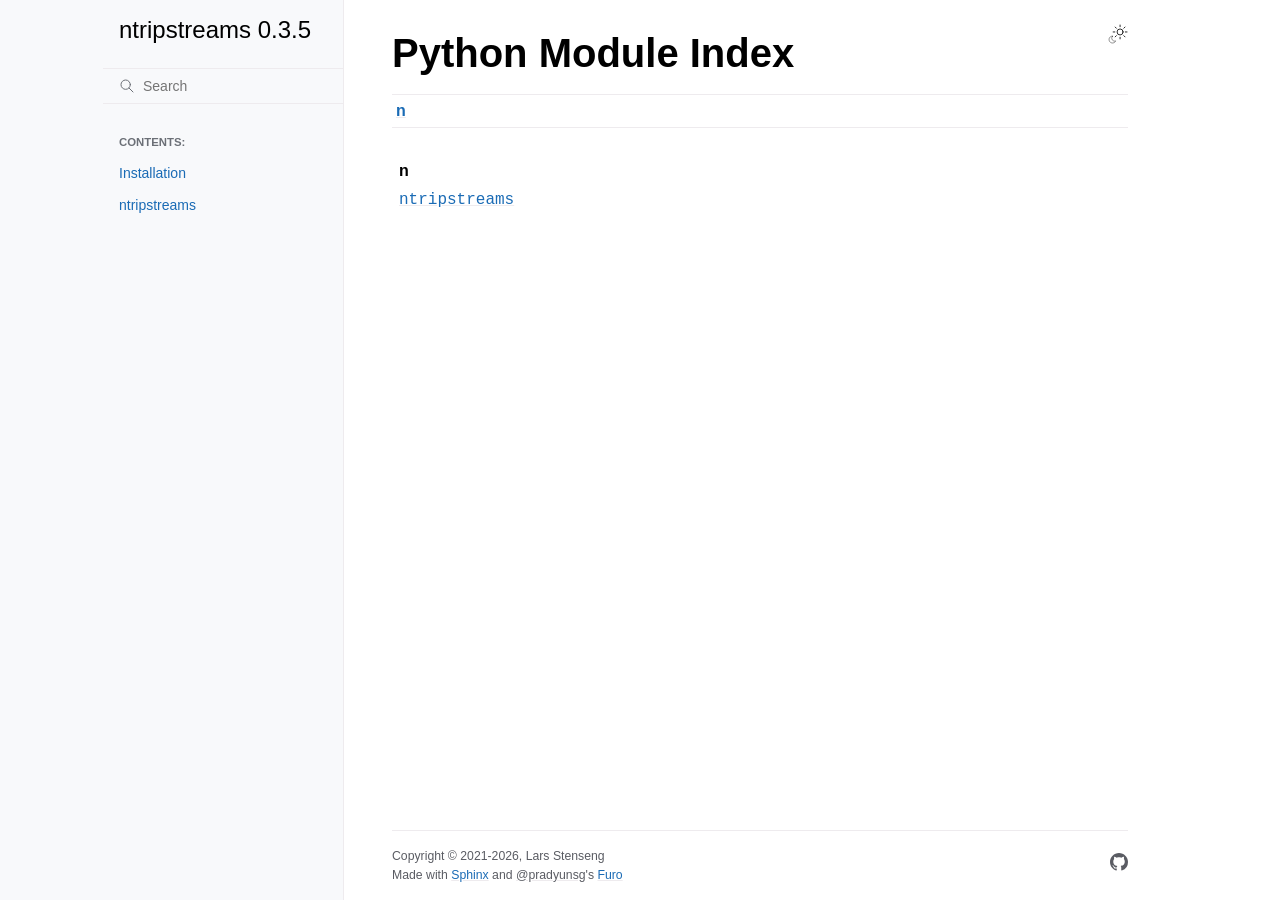
<file: py-modindex.html>
<!doctype html>
<html class="no-js" lang="en" data-content_root="./">
  <head><meta charset="utf-8">
    <meta name="viewport" content="width=device-width,initial-scale=1">
    <meta name="color-scheme" content="light dark"><link rel="index" title="Index" href="genindex.html"><link rel="search" title="Search" href="search.html">

    <!-- Generated with Sphinx 9.1.0 and Furo 2025.12.19 --><title>Python Module Index - ntripstreams 0.3.5</title>
<link rel="stylesheet" type="text/css" href="_static/pygments.css?v=d75fae25" />
    <link rel="stylesheet" type="text/css" href="_static/styles/furo.css?v=7bdb33bb" />
    <link rel="stylesheet" type="text/css" href="_static/graphviz.css?v=4ae1632d" />
    <link rel="stylesheet" type="text/css" href="_static/styles/furo-extensions.css?v=8dab3a3b" />
    <link rel="stylesheet" type="text/css" href="_static/custom.css?v=bca9b829" />
    
    


<style>
  body {
    --color-code-background: #f0f0f0;
  --color-code-foreground: black;
  --color-brand-primary: #1a6bb5;
  --color-brand-content: #1a6bb5;
  
  }
  @media not print {
    body[data-theme="dark"] {
      --color-code-background: #272822;
  --color-code-foreground: #f8f8f2;
  --color-brand-primary: #5aa9e6;
  --color-brand-content: #5aa9e6;
  
    }
    @media (prefers-color-scheme: dark) {
      body:not([data-theme="light"]) {
        --color-code-background: #272822;
  --color-code-foreground: #f8f8f2;
  --color-brand-primary: #5aa9e6;
  --color-brand-content: #5aa9e6;
  
      }
    }
  }
</style></head>
  <body>
    
    <script>
      document.body.dataset.theme = localStorage.getItem("theme") || "auto";
    </script>
    

<svg xmlns="http://www.w3.org/2000/svg" style="display: none;">
  <symbol id="svg-toc" viewBox="0 0 24 24">
    <title>Contents</title>
    <svg stroke="currentColor" fill="currentColor" stroke-width="0" viewBox="0 0 1024 1024">
      <path d="M408 442h480c4.4 0 8-3.6 8-8v-56c0-4.4-3.6-8-8-8H408c-4.4 0-8 3.6-8 8v56c0 4.4 3.6 8 8 8zm-8 204c0 4.4 3.6 8 8 8h480c4.4 0 8-3.6 8-8v-56c0-4.4-3.6-8-8-8H408c-4.4 0-8 3.6-8 8v56zm504-486H120c-4.4 0-8 3.6-8 8v56c0 4.4 3.6 8 8 8h784c4.4 0 8-3.6 8-8v-56c0-4.4-3.6-8-8-8zm0 632H120c-4.4 0-8 3.6-8 8v56c0 4.4 3.6 8 8 8h784c4.4 0 8-3.6 8-8v-56c0-4.4-3.6-8-8-8zM115.4 518.9L271.7 642c5.8 4.6 14.4.5 14.4-6.9V388.9c0-7.4-8.5-11.5-14.4-6.9L115.4 505.1a8.74 8.74 0 0 0 0 13.8z"/>
    </svg>
  </symbol>
  <symbol id="svg-menu" viewBox="0 0 24 24">
    <title>Menu</title>
    <svg xmlns="http://www.w3.org/2000/svg" viewBox="0 0 24 24" fill="none" stroke="currentColor"
      stroke-width="2" stroke-linecap="round" stroke-linejoin="round" class="feather-menu">
      <line x1="3" y1="12" x2="21" y2="12"></line>
      <line x1="3" y1="6" x2="21" y2="6"></line>
      <line x1="3" y1="18" x2="21" y2="18"></line>
    </svg>
  </symbol>
  <symbol id="svg-arrow-right" viewBox="0 0 24 24">
    <title>Expand</title>
    <svg xmlns="http://www.w3.org/2000/svg" viewBox="0 0 24 24" fill="none" stroke="currentColor"
      stroke-width="2" stroke-linecap="round" stroke-linejoin="round" class="feather-chevron-right">
      <polyline points="9 18 15 12 9 6"></polyline>
    </svg>
  </symbol>
  <symbol id="svg-sun" viewBox="0 0 24 24">
    <title>Light mode</title>
    <svg xmlns="http://www.w3.org/2000/svg" viewBox="0 0 24 24" fill="none" stroke="currentColor"
      stroke-width="1" stroke-linecap="round" stroke-linejoin="round" class="feather-sun">
      <circle cx="12" cy="12" r="5"></circle>
      <line x1="12" y1="1" x2="12" y2="3"></line>
      <line x1="12" y1="21" x2="12" y2="23"></line>
      <line x1="4.22" y1="4.22" x2="5.64" y2="5.64"></line>
      <line x1="18.36" y1="18.36" x2="19.78" y2="19.78"></line>
      <line x1="1" y1="12" x2="3" y2="12"></line>
      <line x1="21" y1="12" x2="23" y2="12"></line>
      <line x1="4.22" y1="19.78" x2="5.64" y2="18.36"></line>
      <line x1="18.36" y1="5.64" x2="19.78" y2="4.22"></line>
    </svg>
  </symbol>
  <symbol id="svg-moon" viewBox="0 0 24 24">
    <title>Dark mode</title>
    <svg xmlns="http://www.w3.org/2000/svg" viewBox="0 0 24 24" fill="none" stroke="currentColor"
      stroke-width="1" stroke-linecap="round" stroke-linejoin="round" class="icon-tabler-moon">
      <path stroke="none" d="M0 0h24v24H0z" fill="none" />
      <path d="M12 3c.132 0 .263 0 .393 0a7.5 7.5 0 0 0 7.92 12.446a9 9 0 1 1 -8.313 -12.454z" />
    </svg>
  </symbol>
  <symbol id="svg-sun-with-moon" viewBox="0 0 24 24">
    <title>Auto light/dark, in light mode</title>
    <svg xmlns="http://www.w3.org/2000/svg" viewBox="0 0 24 24" fill="none" stroke="currentColor"
      stroke-width="1" stroke-linecap="round" stroke-linejoin="round"
      class="icon-custom-derived-from-feather-sun-and-tabler-moon">
      <path style="opacity: 50%" d="M 5.411 14.504 C 5.471 14.504 5.532 14.504 5.591 14.504 C 3.639 16.319 4.383 19.569 6.931 20.352 C 7.693 20.586 8.512 20.551 9.25 20.252 C 8.023 23.207 4.056 23.725 2.11 21.184 C 0.166 18.642 1.702 14.949 4.874 14.536 C 5.051 14.512 5.231 14.5 5.411 14.5 L 5.411 14.504 Z"/>
      <line x1="14.5" y1="3.25" x2="14.5" y2="1.25"/>
      <line x1="14.5" y1="15.85" x2="14.5" y2="17.85"/>
      <line x1="10.044" y1="5.094" x2="8.63" y2="3.68"/>
      <line x1="19" y1="14.05" x2="20.414" y2="15.464"/>
      <line x1="8.2" y1="9.55" x2="6.2" y2="9.55"/>
      <line x1="20.8" y1="9.55" x2="22.8" y2="9.55"/>
      <line x1="10.044" y1="14.006" x2="8.63" y2="15.42"/>
      <line x1="19" y1="5.05" x2="20.414" y2="3.636"/>
      <circle cx="14.5" cy="9.55" r="3.6"/>
    </svg>
  </symbol>
  <symbol id="svg-moon-with-sun" viewBox="0 0 24 24">
    <title>Auto light/dark, in dark mode</title>
    <svg xmlns="http://www.w3.org/2000/svg" viewBox="0 0 24 24" fill="none" stroke="currentColor"
      stroke-width="1" stroke-linecap="round" stroke-linejoin="round"
      class="icon-custom-derived-from-feather-sun-and-tabler-moon">
      <path d="M 8.282 7.007 C 8.385 7.007 8.494 7.007 8.595 7.007 C 5.18 10.184 6.481 15.869 10.942 17.24 C 12.275 17.648 13.706 17.589 15 17.066 C 12.851 22.236 5.91 23.143 2.505 18.696 C -0.897 14.249 1.791 7.786 7.342 7.063 C 7.652 7.021 7.965 7 8.282 7 L 8.282 7.007 Z"/>
      <line style="opacity: 50%" x1="18" y1="3.705" x2="18" y2="2.5"/>
      <line style="opacity: 50%" x1="18" y1="11.295" x2="18" y2="12.5"/>
      <line style="opacity: 50%" x1="15.316" y1="4.816" x2="14.464" y2="3.964"/>
      <line style="opacity: 50%" x1="20.711" y1="10.212" x2="21.563" y2="11.063"/>
      <line style="opacity: 50%" x1="14.205" y1="7.5" x2="13.001" y2="7.5"/>
      <line style="opacity: 50%" x1="21.795" y1="7.5" x2="23" y2="7.5"/>
      <line style="opacity: 50%" x1="15.316" y1="10.184" x2="14.464" y2="11.036"/>
      <line style="opacity: 50%" x1="20.711" y1="4.789" x2="21.563" y2="3.937"/>
      <circle style="opacity: 50%" cx="18" cy="7.5" r="2.169"/>
    </svg>
  </symbol>
  <symbol id="svg-pencil" viewBox="0 0 24 24">
    <svg xmlns="http://www.w3.org/2000/svg" viewBox="0 0 24 24" fill="none" stroke="currentColor"
      stroke-width="1" stroke-linecap="round" stroke-linejoin="round" class="icon-tabler-pencil-code">
      <path d="M4 20h4l10.5 -10.5a2.828 2.828 0 1 0 -4 -4l-10.5 10.5v4" />
      <path d="M13.5 6.5l4 4" />
      <path d="M20 21l2 -2l-2 -2" />
      <path d="M17 17l-2 2l2 2" />
    </svg>
  </symbol>
  <symbol id="svg-eye" viewBox="0 0 24 24">
    <svg xmlns="http://www.w3.org/2000/svg" viewBox="0 0 24 24" fill="none" stroke="currentColor"
      stroke-width="1" stroke-linecap="round" stroke-linejoin="round" class="icon-tabler-eye-code">
      <path stroke="none" d="M0 0h24v24H0z" fill="none" />
      <path d="M10 12a2 2 0 1 0 4 0a2 2 0 0 0 -4 0" />
      <path
        d="M11.11 17.958c-3.209 -.307 -5.91 -2.293 -8.11 -5.958c2.4 -4 5.4 -6 9 -6c3.6 0 6.6 2 9 6c-.21 .352 -.427 .688 -.647 1.008" />
      <path d="M20 21l2 -2l-2 -2" />
      <path d="M17 17l-2 2l2 2" />
    </svg>
  </symbol>
</svg>

<input type="checkbox" class="sidebar-toggle" name="__navigation" id="__navigation" aria-label="Toggle site navigation sidebar">
<input type="checkbox" class="sidebar-toggle" name="__toc" id="__toc" aria-label="Toggle table of contents sidebar">
<label class="overlay sidebar-overlay" for="__navigation"></label>
<label class="overlay toc-overlay" for="__toc"></label>

<a class="skip-to-content muted-link" href="#furo-main-content">Skip to content</a>



<div class="page">
  <header class="mobile-header">
    <div class="header-left">
      <label class="nav-overlay-icon" for="__navigation">
        <span class="icon"><svg><use href="#svg-menu"></use></svg></span>
      </label>
    </div>
    <div class="header-center">
      <a href="index.html"><div class="brand">ntripstreams 0.3.5</div></a>
    </div>
    <div class="header-right">
      <div class="theme-toggle-container theme-toggle-header">
        <button class="theme-toggle" aria-label="Toggle Light / Dark / Auto color theme">
          <svg class="theme-icon-when-auto-light"><use href="#svg-sun-with-moon"></use></svg>
          <svg class="theme-icon-when-auto-dark"><use href="#svg-moon-with-sun"></use></svg>
          <svg class="theme-icon-when-dark"><use href="#svg-moon"></use></svg>
          <svg class="theme-icon-when-light"><use href="#svg-sun"></use></svg>
        </button>
      </div>
      <label class="toc-overlay-icon toc-header-icon no-toc" for="__toc">
        <span class="icon"><svg><use href="#svg-toc"></use></svg></span>
      </label>
    </div>
  </header>
  <aside class="sidebar-drawer">
    <div class="sidebar-container">
      
      <div class="sidebar-sticky"><a class="sidebar-brand" href="index.html">
  
  <span class="sidebar-brand-text">ntripstreams 0.3.5</span>
  
</a><form class="sidebar-search-container" method="get" action="search.html" role="search">
  <input class="sidebar-search" placeholder="Search" name="q" aria-label="Search">
  <input type="hidden" name="check_keywords" value="yes">
  <input type="hidden" name="area" value="default">
</form>
<div id="searchbox"></div><div class="sidebar-scroll"><div class="sidebar-tree">
  <p class="caption" role="heading"><span class="caption-text">Contents:</span></p>
<ul>
<li class="toctree-l1"><a class="reference internal" href="install.html">Installation</a></li>
<li class="toctree-l1"><a class="reference internal" href="ntripstreams.html">ntripstreams</a></li>
</ul>

</div>
</div>

      </div>
      
    </div>
  </aside>
  <div class="main">
    <div class="content">
      <div class="article-container">
        <a href="#" class="back-to-top muted-link">
          <svg xmlns="http://www.w3.org/2000/svg" viewBox="0 0 24 24">
            <path d="M13 20h-2V8l-5.5 5.5-1.42-1.42L12 4.16l7.92 7.92-1.42 1.42L13 8v12z"></path>
          </svg>
          <span>Back to top</span>
        </a>
        <div class="content-icon-container">
          <div class="theme-toggle-container theme-toggle-content">
            <button class="theme-toggle" aria-label="Toggle Light / Dark / Auto color theme">
              <svg class="theme-icon-when-auto-light"><use href="#svg-sun-with-moon"></use></svg>
              <svg class="theme-icon-when-auto-dark"><use href="#svg-moon-with-sun"></use></svg>
              <svg class="theme-icon-when-dark"><use href="#svg-moon"></use></svg>
              <svg class="theme-icon-when-light"><use href="#svg-sun"></use></svg>
            </button>
          </div>
          <label class="toc-overlay-icon toc-content-icon no-toc" for="__toc">
            <span class="icon"><svg><use href="#svg-toc"></use></svg></span>
          </label>
        </div>
        <article role="main" id="furo-main-content">
          
<section class="domainindex-section">
  <h1>Python Module Index</h1>
  <div class="domainindex-jumpbox"><a href="#cap-n"><strong>n</strong></a></div>
</section>
<table class="domainindex-table">
  <tr class="pcap">
    <td></td><td>&#160;</td><td></td>
  </tr>
  <tr class="cap" id="cap-n">
    <td></td><td><strong>n</strong></td><td></td>
  </tr>
  <tr>
    <td></td>
    <td>
        <a href="ntripstreams.html#module-ntripstreams"><code class="xref">ntripstreams</code></a></td><td>
    <em></em></td>
  </tr>
</table>

        </article>
      </div>
      <footer>
        
        <div class="related-pages">
          
          
        </div>
        <div class="bottom-of-page">
          <div class="left-details">
            <div class="copyright">
                Copyright &#169; 2021-2026, Lars Stenseng
            </div>
            Made with <a href="https://www.sphinx-doc.org/">Sphinx</a> and <a class="muted-link" href="https://pradyunsg.me">@pradyunsg</a>'s
            
            <a href="https://github.com/pradyunsg/furo">Furo</a>
            
          </div>
          <div class="right-details">
            <div class="icons">
              <a class="muted-link " href="https://github.com/stenseng/ntripstreams" aria-label="GitHub"><svg stroke="currentColor" fill="currentColor" stroke-width="0" viewBox="0 0 16 16"><path fill-rule="evenodd" d="M8 0C3.58 0 0 3.58 0 8c0 3.54 2.29 6.53 5.47 7.59.4.07.55-.17.55-.38 0-.19-.01-.82-.01-1.49-2.01.37-2.53-.49-2.69-.94-.09-.23-.48-.94-.82-1.13-.28-.15-.68-.52-.01-.53.63-.01 1.08.58 1.23.82.72 1.21 1.87.87 2.33.66.07-.52.28-.87.51-1.07-1.78-.2-3.64-.89-3.64-3.95 0-.87.31-1.59.82-2.15-.08-.2-.36-1.02.08-2.12 0 0 .67-.21 2.2.82.64-.18 1.32-.27 2-.27.68 0 1.36.09 2 .27 1.53-1.04 2.2-.82 2.2-.82.44 1.1.16 1.92.08 2.12.51.56.82 1.27.82 2.15 0 3.07-1.87 3.75-3.65 3.95.29.25.54.73.54 1.48 0 1.07-.01 1.93-.01 2.2 0 .21.15.46.55.38A8.013 8.013 0 0016 8c0-4.42-3.58-8-8-8z"></path></svg></a>
              
            </div>
          </div>
        </div>
        
      </footer>
    </div>
    <aside class="toc-drawer no-toc">
      
      
      
    </aside>
  </div>
</div><script src="_static/documentation_options.js?v=ba50482b"></script>
    <script src="_static/doctools.js?v=fd6eb6e6"></script>
    <script src="_static/sphinx_highlight.js?v=6ffebe34"></script>
    <script src="_static/scripts/furo.js?v=46bd48cc"></script>
    
    <script>DOCUMENTATION_OPTIONS.COLLAPSE_INDEX = true</script></body>
</html>
</file>
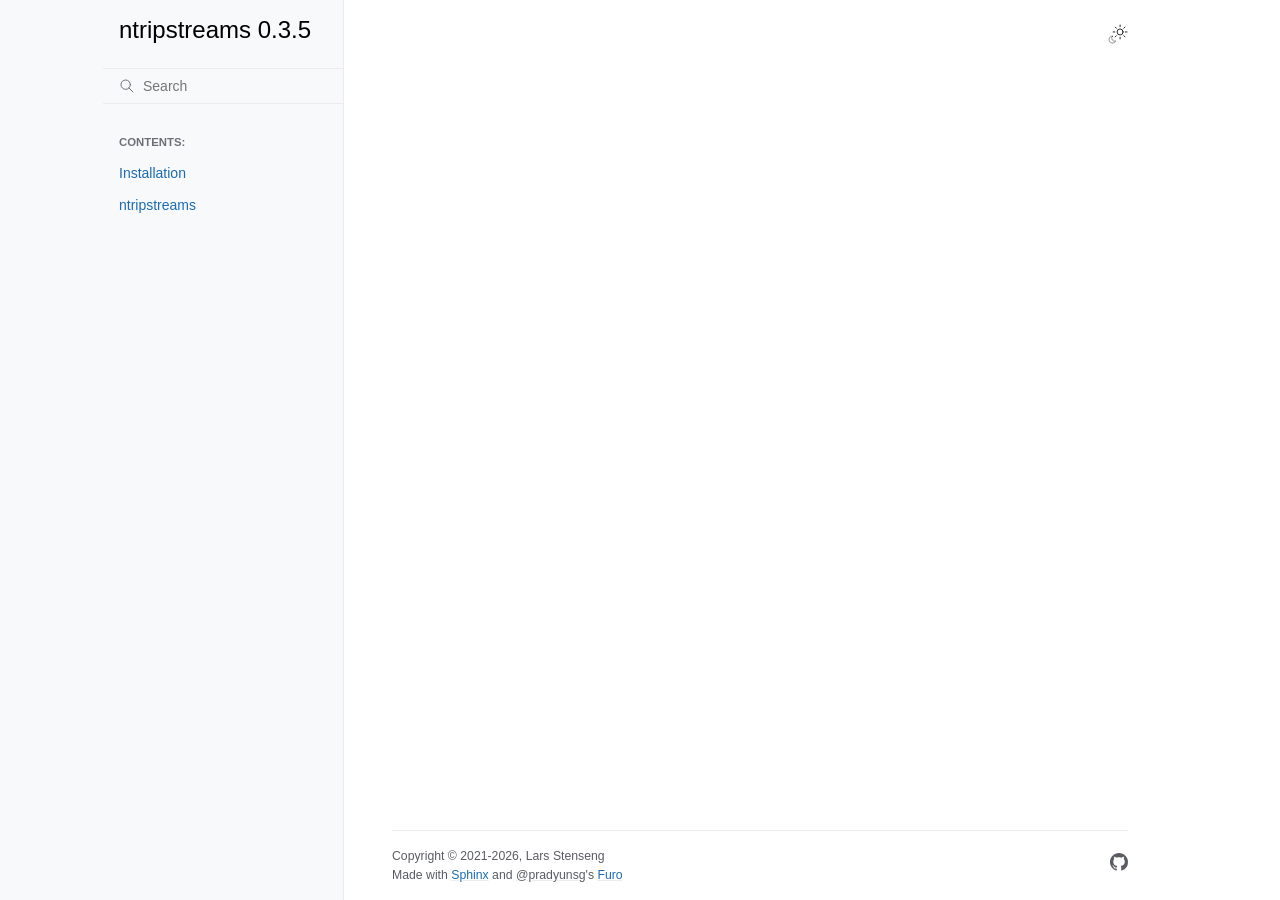
<file: search.html>
<!doctype html>
<html class="no-js" lang="en" data-content_root="./">
  <head>
<meta charset="utf-8">
    <meta name="viewport" content="width=device-width,initial-scale=1">
    <meta name="color-scheme" content="light dark"><link rel="index" title="Index" href="genindex.html"><link rel="search" title="Search" href="#">

    <!-- Generated with Sphinx 9.1.0 and Furo 2025.12.19 -->
<meta name="robots" content="noindex" />
<title>Search - ntripstreams 0.3.5</title><link rel="stylesheet" type="text/css" href="_static/pygments.css?v=d75fae25" />
    <link rel="stylesheet" type="text/css" href="_static/styles/furo.css?v=7bdb33bb" />
    <link rel="stylesheet" type="text/css" href="_static/graphviz.css?v=4ae1632d" />
    <link rel="stylesheet" type="text/css" href="_static/styles/furo-extensions.css?v=8dab3a3b" />
    <link rel="stylesheet" type="text/css" href="_static/custom.css?v=bca9b829" />
    
    


<style>
  body {
    --color-code-background: #f0f0f0;
  --color-code-foreground: black;
  --color-brand-primary: #1a6bb5;
  --color-brand-content: #1a6bb5;
  
  }
  @media not print {
    body[data-theme="dark"] {
      --color-code-background: #272822;
  --color-code-foreground: #f8f8f2;
  --color-brand-primary: #5aa9e6;
  --color-brand-content: #5aa9e6;
  
    }
    @media (prefers-color-scheme: dark) {
      body:not([data-theme="light"]) {
        --color-code-background: #272822;
  --color-code-foreground: #f8f8f2;
  --color-brand-primary: #5aa9e6;
  --color-brand-content: #5aa9e6;
  
      }
    }
  }
</style></head>
  <body>
    
    <script>
      document.body.dataset.theme = localStorage.getItem("theme") || "auto";
    </script>
    

<svg xmlns="http://www.w3.org/2000/svg" style="display: none;">
  <symbol id="svg-toc" viewBox="0 0 24 24">
    <title>Contents</title>
    <svg stroke="currentColor" fill="currentColor" stroke-width="0" viewBox="0 0 1024 1024">
      <path d="M408 442h480c4.4 0 8-3.6 8-8v-56c0-4.4-3.6-8-8-8H408c-4.4 0-8 3.6-8 8v56c0 4.4 3.6 8 8 8zm-8 204c0 4.4 3.6 8 8 8h480c4.4 0 8-3.6 8-8v-56c0-4.4-3.6-8-8-8H408c-4.4 0-8 3.6-8 8v56zm504-486H120c-4.4 0-8 3.6-8 8v56c0 4.4 3.6 8 8 8h784c4.4 0 8-3.6 8-8v-56c0-4.4-3.6-8-8-8zm0 632H120c-4.4 0-8 3.6-8 8v56c0 4.4 3.6 8 8 8h784c4.4 0 8-3.6 8-8v-56c0-4.4-3.6-8-8-8zM115.4 518.9L271.7 642c5.8 4.6 14.4.5 14.4-6.9V388.9c0-7.4-8.5-11.5-14.4-6.9L115.4 505.1a8.74 8.74 0 0 0 0 13.8z"/>
    </svg>
  </symbol>
  <symbol id="svg-menu" viewBox="0 0 24 24">
    <title>Menu</title>
    <svg xmlns="http://www.w3.org/2000/svg" viewBox="0 0 24 24" fill="none" stroke="currentColor"
      stroke-width="2" stroke-linecap="round" stroke-linejoin="round" class="feather-menu">
      <line x1="3" y1="12" x2="21" y2="12"></line>
      <line x1="3" y1="6" x2="21" y2="6"></line>
      <line x1="3" y1="18" x2="21" y2="18"></line>
    </svg>
  </symbol>
  <symbol id="svg-arrow-right" viewBox="0 0 24 24">
    <title>Expand</title>
    <svg xmlns="http://www.w3.org/2000/svg" viewBox="0 0 24 24" fill="none" stroke="currentColor"
      stroke-width="2" stroke-linecap="round" stroke-linejoin="round" class="feather-chevron-right">
      <polyline points="9 18 15 12 9 6"></polyline>
    </svg>
  </symbol>
  <symbol id="svg-sun" viewBox="0 0 24 24">
    <title>Light mode</title>
    <svg xmlns="http://www.w3.org/2000/svg" viewBox="0 0 24 24" fill="none" stroke="currentColor"
      stroke-width="1" stroke-linecap="round" stroke-linejoin="round" class="feather-sun">
      <circle cx="12" cy="12" r="5"></circle>
      <line x1="12" y1="1" x2="12" y2="3"></line>
      <line x1="12" y1="21" x2="12" y2="23"></line>
      <line x1="4.22" y1="4.22" x2="5.64" y2="5.64"></line>
      <line x1="18.36" y1="18.36" x2="19.78" y2="19.78"></line>
      <line x1="1" y1="12" x2="3" y2="12"></line>
      <line x1="21" y1="12" x2="23" y2="12"></line>
      <line x1="4.22" y1="19.78" x2="5.64" y2="18.36"></line>
      <line x1="18.36" y1="5.64" x2="19.78" y2="4.22"></line>
    </svg>
  </symbol>
  <symbol id="svg-moon" viewBox="0 0 24 24">
    <title>Dark mode</title>
    <svg xmlns="http://www.w3.org/2000/svg" viewBox="0 0 24 24" fill="none" stroke="currentColor"
      stroke-width="1" stroke-linecap="round" stroke-linejoin="round" class="icon-tabler-moon">
      <path stroke="none" d="M0 0h24v24H0z" fill="none" />
      <path d="M12 3c.132 0 .263 0 .393 0a7.5 7.5 0 0 0 7.92 12.446a9 9 0 1 1 -8.313 -12.454z" />
    </svg>
  </symbol>
  <symbol id="svg-sun-with-moon" viewBox="0 0 24 24">
    <title>Auto light/dark, in light mode</title>
    <svg xmlns="http://www.w3.org/2000/svg" viewBox="0 0 24 24" fill="none" stroke="currentColor"
      stroke-width="1" stroke-linecap="round" stroke-linejoin="round"
      class="icon-custom-derived-from-feather-sun-and-tabler-moon">
      <path style="opacity: 50%" d="M 5.411 14.504 C 5.471 14.504 5.532 14.504 5.591 14.504 C 3.639 16.319 4.383 19.569 6.931 20.352 C 7.693 20.586 8.512 20.551 9.25 20.252 C 8.023 23.207 4.056 23.725 2.11 21.184 C 0.166 18.642 1.702 14.949 4.874 14.536 C 5.051 14.512 5.231 14.5 5.411 14.5 L 5.411 14.504 Z"/>
      <line x1="14.5" y1="3.25" x2="14.5" y2="1.25"/>
      <line x1="14.5" y1="15.85" x2="14.5" y2="17.85"/>
      <line x1="10.044" y1="5.094" x2="8.63" y2="3.68"/>
      <line x1="19" y1="14.05" x2="20.414" y2="15.464"/>
      <line x1="8.2" y1="9.55" x2="6.2" y2="9.55"/>
      <line x1="20.8" y1="9.55" x2="22.8" y2="9.55"/>
      <line x1="10.044" y1="14.006" x2="8.63" y2="15.42"/>
      <line x1="19" y1="5.05" x2="20.414" y2="3.636"/>
      <circle cx="14.5" cy="9.55" r="3.6"/>
    </svg>
  </symbol>
  <symbol id="svg-moon-with-sun" viewBox="0 0 24 24">
    <title>Auto light/dark, in dark mode</title>
    <svg xmlns="http://www.w3.org/2000/svg" viewBox="0 0 24 24" fill="none" stroke="currentColor"
      stroke-width="1" stroke-linecap="round" stroke-linejoin="round"
      class="icon-custom-derived-from-feather-sun-and-tabler-moon">
      <path d="M 8.282 7.007 C 8.385 7.007 8.494 7.007 8.595 7.007 C 5.18 10.184 6.481 15.869 10.942 17.24 C 12.275 17.648 13.706 17.589 15 17.066 C 12.851 22.236 5.91 23.143 2.505 18.696 C -0.897 14.249 1.791 7.786 7.342 7.063 C 7.652 7.021 7.965 7 8.282 7 L 8.282 7.007 Z"/>
      <line style="opacity: 50%" x1="18" y1="3.705" x2="18" y2="2.5"/>
      <line style="opacity: 50%" x1="18" y1="11.295" x2="18" y2="12.5"/>
      <line style="opacity: 50%" x1="15.316" y1="4.816" x2="14.464" y2="3.964"/>
      <line style="opacity: 50%" x1="20.711" y1="10.212" x2="21.563" y2="11.063"/>
      <line style="opacity: 50%" x1="14.205" y1="7.5" x2="13.001" y2="7.5"/>
      <line style="opacity: 50%" x1="21.795" y1="7.5" x2="23" y2="7.5"/>
      <line style="opacity: 50%" x1="15.316" y1="10.184" x2="14.464" y2="11.036"/>
      <line style="opacity: 50%" x1="20.711" y1="4.789" x2="21.563" y2="3.937"/>
      <circle style="opacity: 50%" cx="18" cy="7.5" r="2.169"/>
    </svg>
  </symbol>
  <symbol id="svg-pencil" viewBox="0 0 24 24">
    <svg xmlns="http://www.w3.org/2000/svg" viewBox="0 0 24 24" fill="none" stroke="currentColor"
      stroke-width="1" stroke-linecap="round" stroke-linejoin="round" class="icon-tabler-pencil-code">
      <path d="M4 20h4l10.5 -10.5a2.828 2.828 0 1 0 -4 -4l-10.5 10.5v4" />
      <path d="M13.5 6.5l4 4" />
      <path d="M20 21l2 -2l-2 -2" />
      <path d="M17 17l-2 2l2 2" />
    </svg>
  </symbol>
  <symbol id="svg-eye" viewBox="0 0 24 24">
    <svg xmlns="http://www.w3.org/2000/svg" viewBox="0 0 24 24" fill="none" stroke="currentColor"
      stroke-width="1" stroke-linecap="round" stroke-linejoin="round" class="icon-tabler-eye-code">
      <path stroke="none" d="M0 0h24v24H0z" fill="none" />
      <path d="M10 12a2 2 0 1 0 4 0a2 2 0 0 0 -4 0" />
      <path
        d="M11.11 17.958c-3.209 -.307 -5.91 -2.293 -8.11 -5.958c2.4 -4 5.4 -6 9 -6c3.6 0 6.6 2 9 6c-.21 .352 -.427 .688 -.647 1.008" />
      <path d="M20 21l2 -2l-2 -2" />
      <path d="M17 17l-2 2l2 2" />
    </svg>
  </symbol>
</svg>

<input type="checkbox" class="sidebar-toggle" name="__navigation" id="__navigation" aria-label="Toggle site navigation sidebar">
<input type="checkbox" class="sidebar-toggle" name="__toc" id="__toc" aria-label="Toggle table of contents sidebar">
<label class="overlay sidebar-overlay" for="__navigation"></label>
<label class="overlay toc-overlay" for="__toc"></label>

<a class="skip-to-content muted-link" href="#furo-main-content">Skip to content</a>



<div class="page">
  <header class="mobile-header">
    <div class="header-left">
      <label class="nav-overlay-icon" for="__navigation">
        <span class="icon"><svg><use href="#svg-menu"></use></svg></span>
      </label>
    </div>
    <div class="header-center">
      <a href="index.html"><div class="brand">ntripstreams 0.3.5</div></a>
    </div>
    <div class="header-right">
      <div class="theme-toggle-container theme-toggle-header">
        <button class="theme-toggle" aria-label="Toggle Light / Dark / Auto color theme">
          <svg class="theme-icon-when-auto-light"><use href="#svg-sun-with-moon"></use></svg>
          <svg class="theme-icon-when-auto-dark"><use href="#svg-moon-with-sun"></use></svg>
          <svg class="theme-icon-when-dark"><use href="#svg-moon"></use></svg>
          <svg class="theme-icon-when-light"><use href="#svg-sun"></use></svg>
        </button>
      </div>
      <label class="toc-overlay-icon toc-header-icon no-toc" for="__toc">
        <span class="icon"><svg><use href="#svg-toc"></use></svg></span>
      </label>
    </div>
  </header>
  <aside class="sidebar-drawer">
    <div class="sidebar-container">
      
      <div class="sidebar-sticky"><a class="sidebar-brand" href="index.html">
  
  <span class="sidebar-brand-text">ntripstreams 0.3.5</span>
  
</a><form class="sidebar-search-container" method="get" action="#" role="search">
  <input class="sidebar-search" placeholder="Search" name="q" aria-label="Search">
  <input type="hidden" name="check_keywords" value="yes">
  <input type="hidden" name="area" value="default">
</form>
<div id="searchbox"></div><div class="sidebar-scroll"><div class="sidebar-tree">
  <p class="caption" role="heading"><span class="caption-text">Contents:</span></p>
<ul>
<li class="toctree-l1"><a class="reference internal" href="install.html">Installation</a></li>
<li class="toctree-l1"><a class="reference internal" href="ntripstreams.html">ntripstreams</a></li>
</ul>

</div>
</div>

      </div>
      
    </div>
  </aside>
  <div class="main">
    <div class="content">
      <div class="article-container">
        <a href="#" class="back-to-top muted-link">
          <svg xmlns="http://www.w3.org/2000/svg" viewBox="0 0 24 24">
            <path d="M13 20h-2V8l-5.5 5.5-1.42-1.42L12 4.16l7.92 7.92-1.42 1.42L13 8v12z"></path>
          </svg>
          <span>Back to top</span>
        </a>
        <div class="content-icon-container">
          <div class="theme-toggle-container theme-toggle-content">
            <button class="theme-toggle" aria-label="Toggle Light / Dark / Auto color theme">
              <svg class="theme-icon-when-auto-light"><use href="#svg-sun-with-moon"></use></svg>
              <svg class="theme-icon-when-auto-dark"><use href="#svg-moon-with-sun"></use></svg>
              <svg class="theme-icon-when-dark"><use href="#svg-moon"></use></svg>
              <svg class="theme-icon-when-light"><use href="#svg-sun"></use></svg>
            </button>
          </div>
          <label class="toc-overlay-icon toc-content-icon no-toc" for="__toc">
            <span class="icon"><svg><use href="#svg-toc"></use></svg></span>
          </label>
        </div>
        <article role="main" id="furo-main-content">
          
<noscript>
<div class="admonition error">
  <p class="admonition-title">Error</p>
  <p>
    Please activate JavaScript to enable the search functionality.
  </p>
</div>
</noscript>

<div id="search-results"></div>

        </article>
      </div>
      <footer>
        
        <div class="related-pages">
          
          
        </div>
        <div class="bottom-of-page">
          <div class="left-details">
            <div class="copyright">
                Copyright &#169; 2021-2026, Lars Stenseng
            </div>
            Made with <a href="https://www.sphinx-doc.org/">Sphinx</a> and <a class="muted-link" href="https://pradyunsg.me">@pradyunsg</a>'s
            
            <a href="https://github.com/pradyunsg/furo">Furo</a>
            
          </div>
          <div class="right-details">
            <div class="icons">
              <a class="muted-link " href="https://github.com/stenseng/ntripstreams" aria-label="GitHub"><svg stroke="currentColor" fill="currentColor" stroke-width="0" viewBox="0 0 16 16"><path fill-rule="evenodd" d="M8 0C3.58 0 0 3.58 0 8c0 3.54 2.29 6.53 5.47 7.59.4.07.55-.17.55-.38 0-.19-.01-.82-.01-1.49-2.01.37-2.53-.49-2.69-.94-.09-.23-.48-.94-.82-1.13-.28-.15-.68-.52-.01-.53.63-.01 1.08.58 1.23.82.72 1.21 1.87.87 2.33.66.07-.52.28-.87.51-1.07-1.78-.2-3.64-.89-3.64-3.95 0-.87.31-1.59.82-2.15-.08-.2-.36-1.02.08-2.12 0 0 .67-.21 2.2.82.64-.18 1.32-.27 2-.27.68 0 1.36.09 2 .27 1.53-1.04 2.2-.82 2.2-.82.44 1.1.16 1.92.08 2.12.51.56.82 1.27.82 2.15 0 3.07-1.87 3.75-3.65 3.95.29.25.54.73.54 1.48 0 1.07-.01 1.93-.01 2.2 0 .21.15.46.55.38A8.013 8.013 0 0016 8c0-4.42-3.58-8-8-8z"></path></svg></a>
              
            </div>
          </div>
        </div>
        
      </footer>
    </div>
    <aside class="toc-drawer no-toc">
      
      
      
    </aside>
  </div>
</div><script src="_static/documentation_options.js?v=ba50482b"></script>
    <script src="_static/doctools.js?v=fd6eb6e6"></script>
    <script src="_static/sphinx_highlight.js?v=6ffebe34"></script>
    <script src="_static/scripts/furo.js?v=46bd48cc"></script>
    
<script src="_static/searchtools.js"></script>
<script src="_static/language_data.js"></script>
<script src="searchindex.js"></script></body>
</html>
</file>
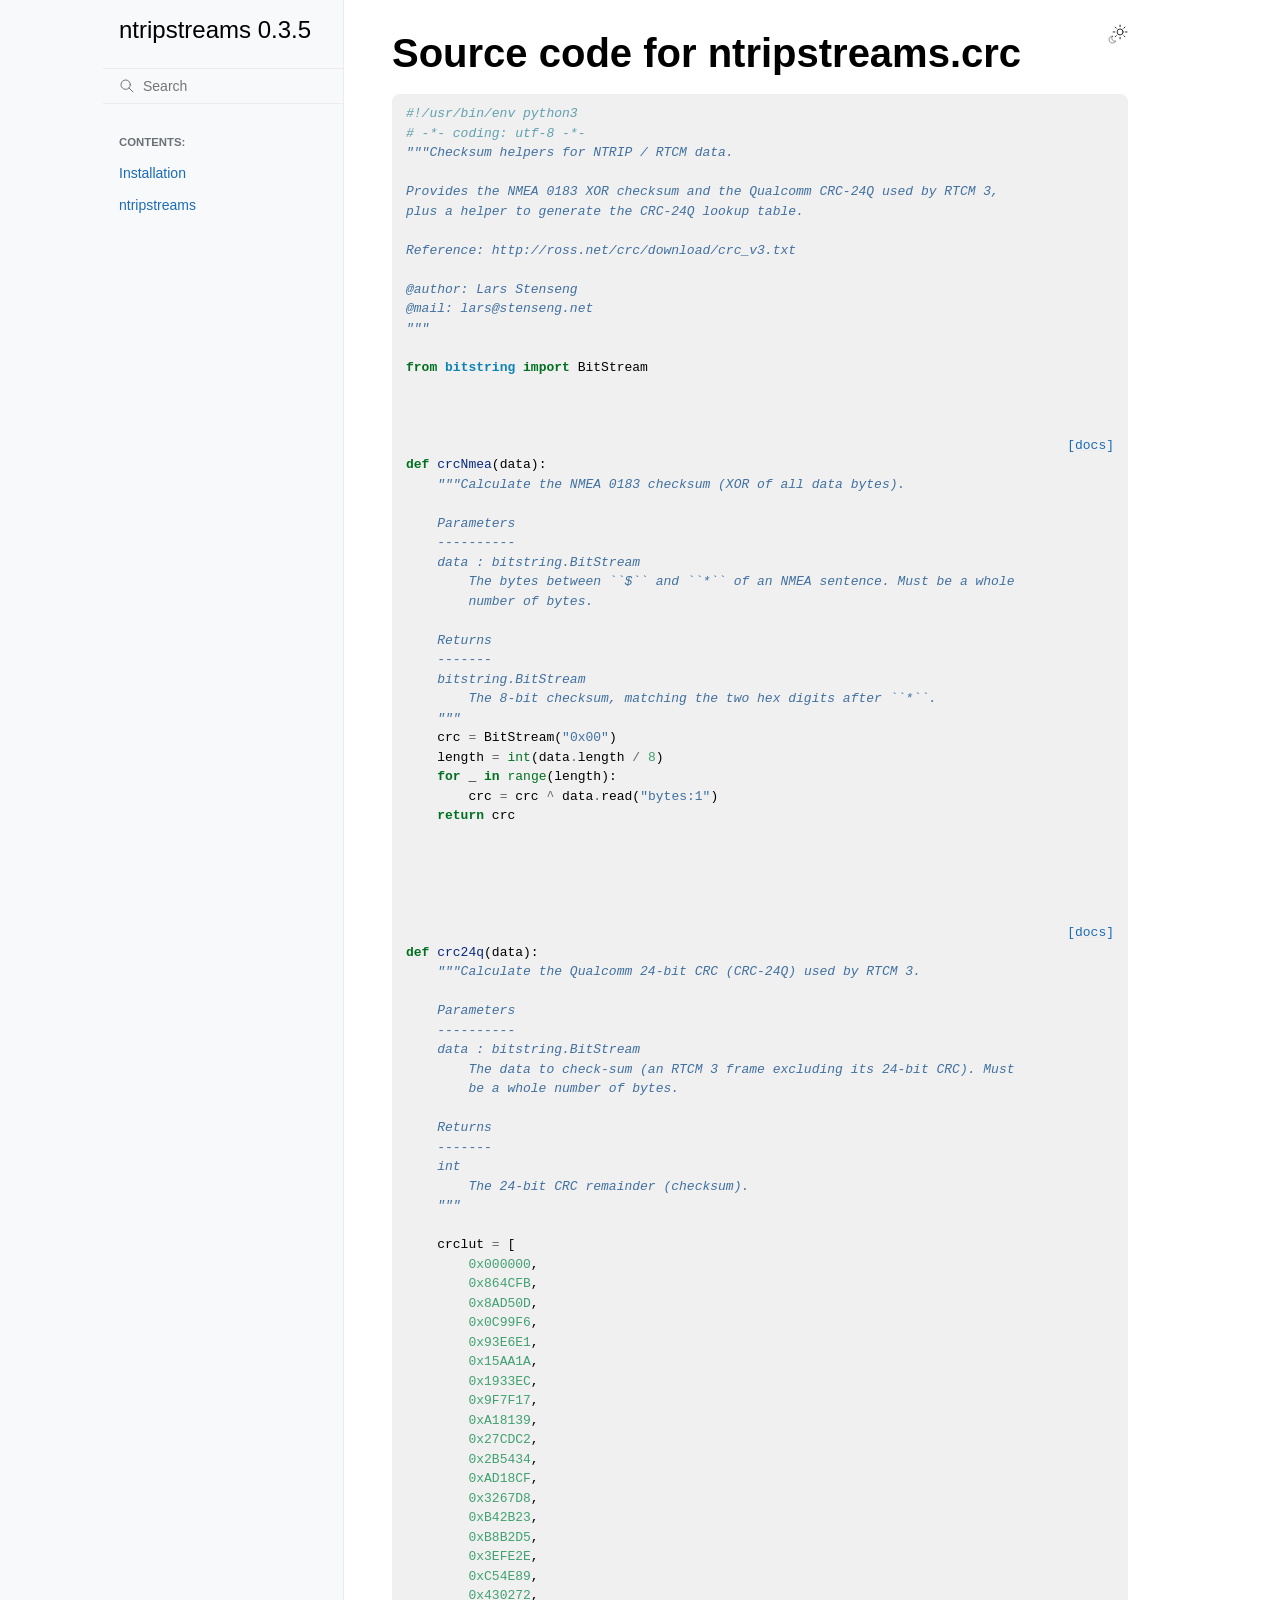
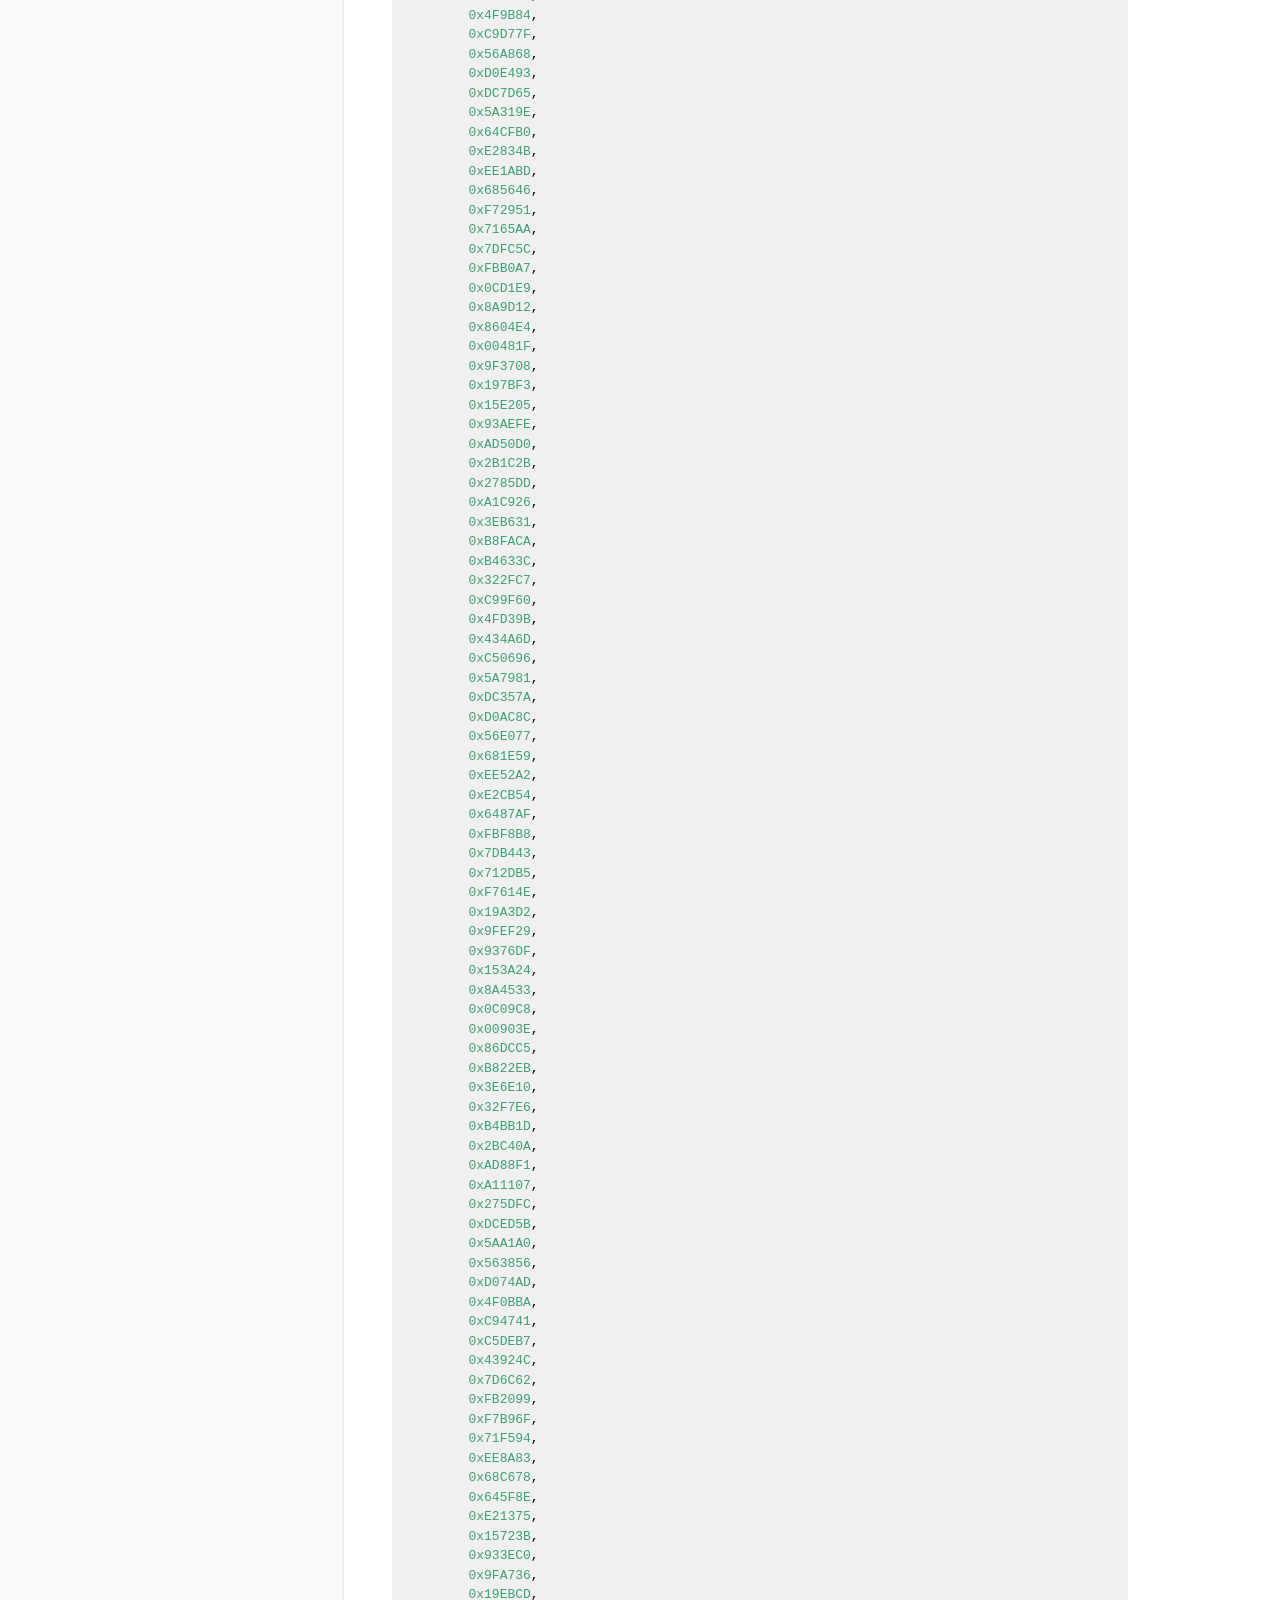
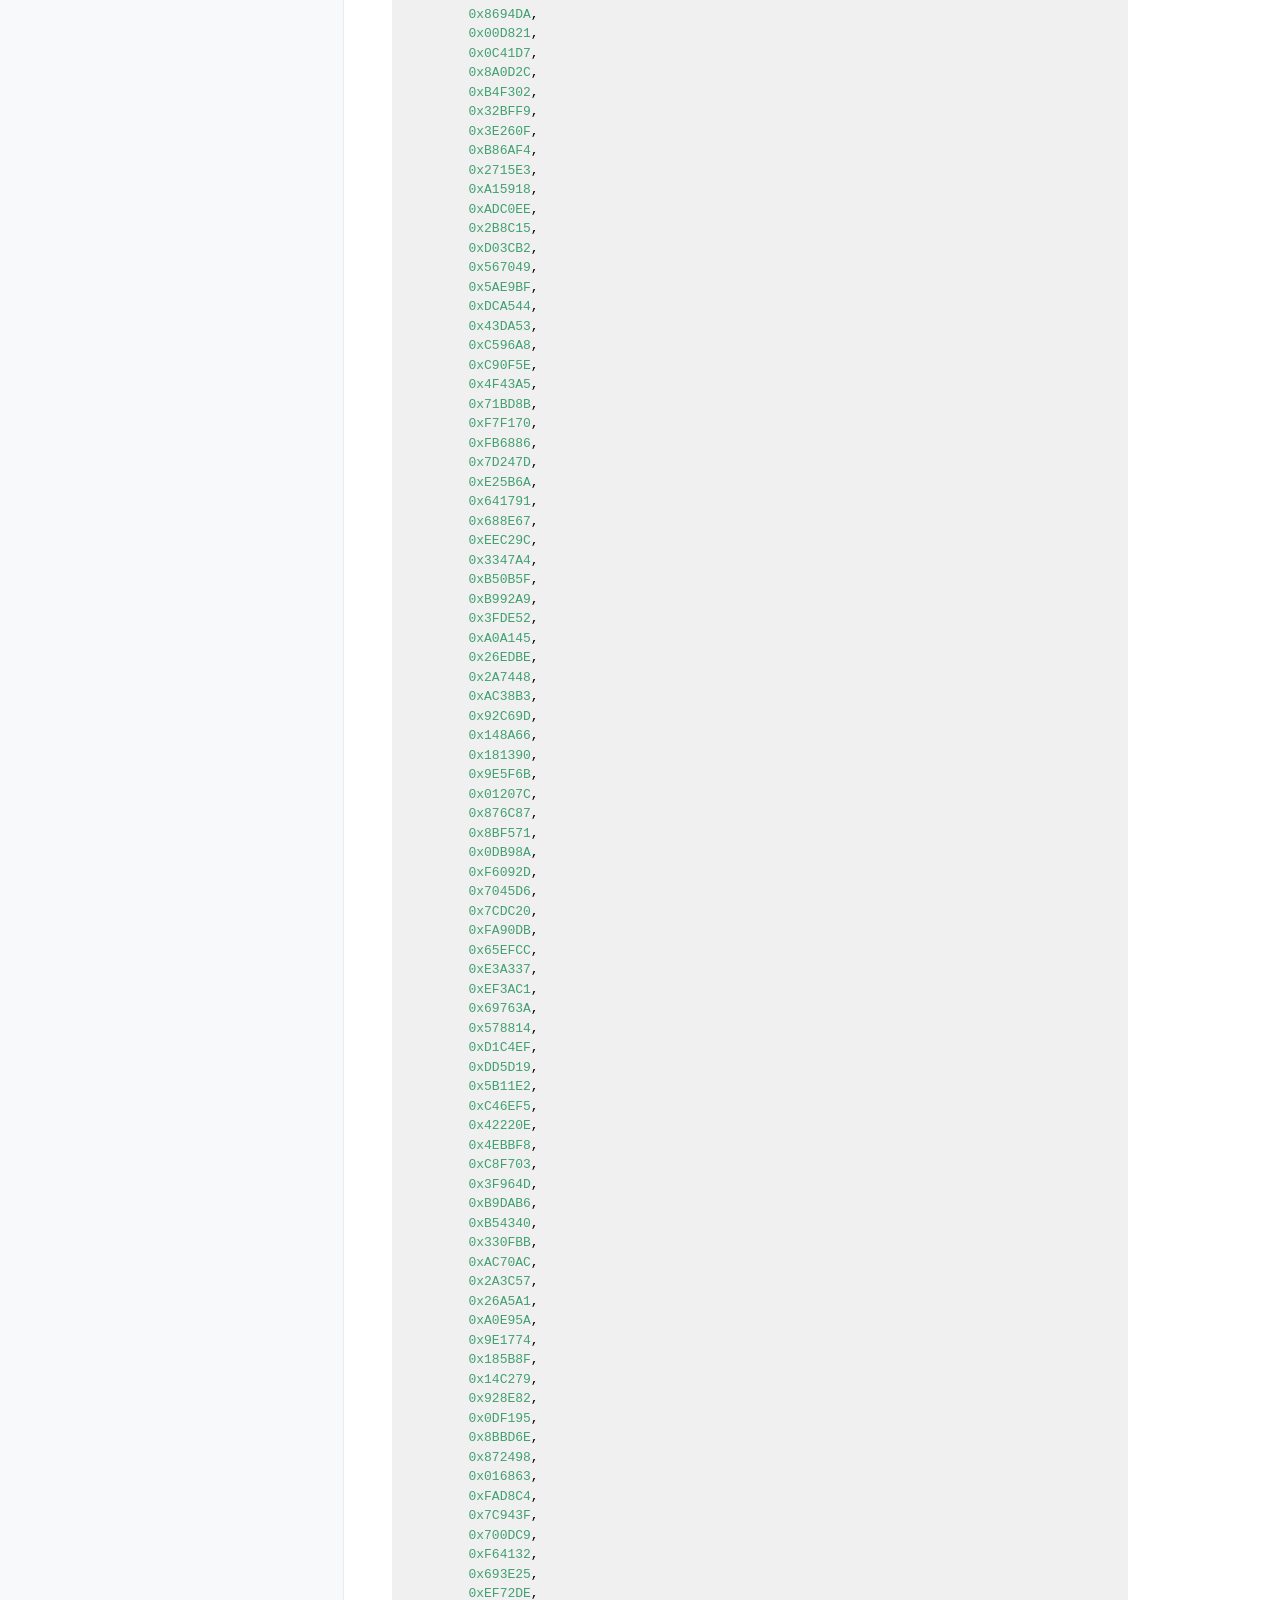
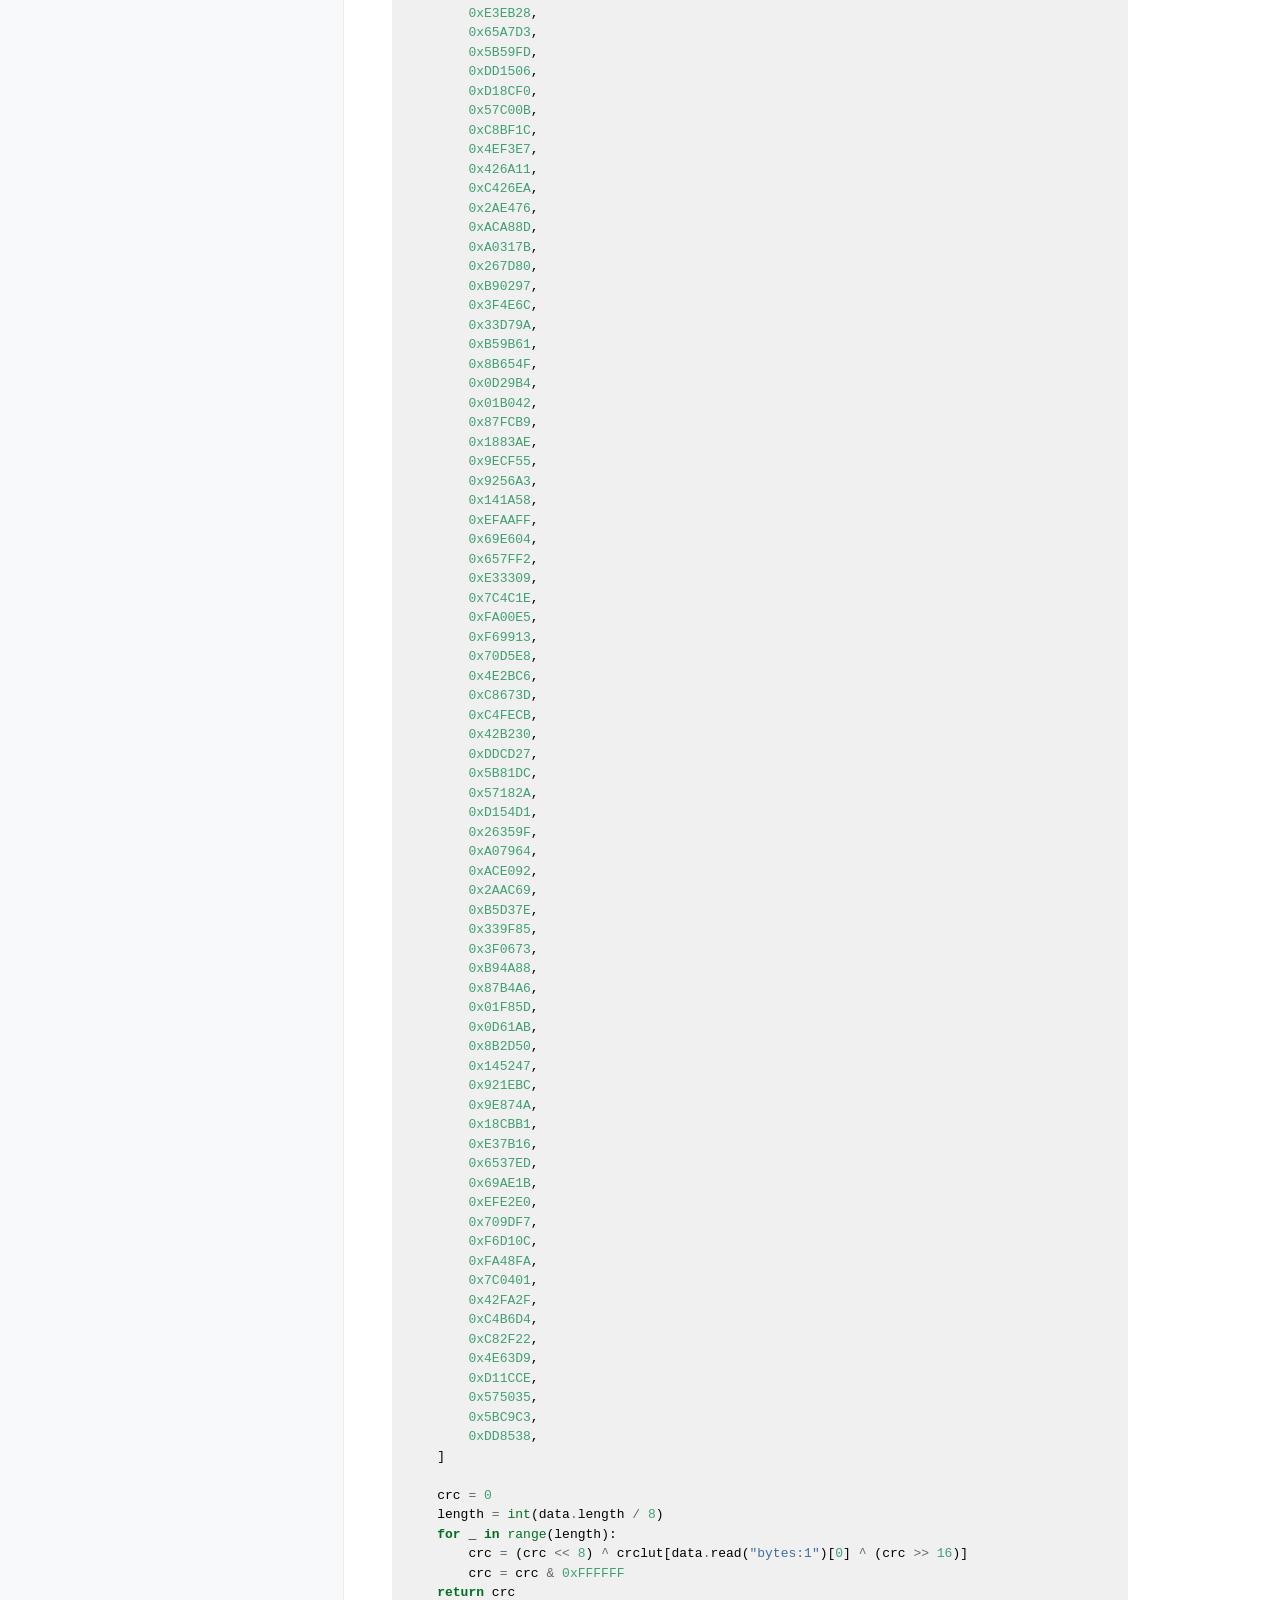
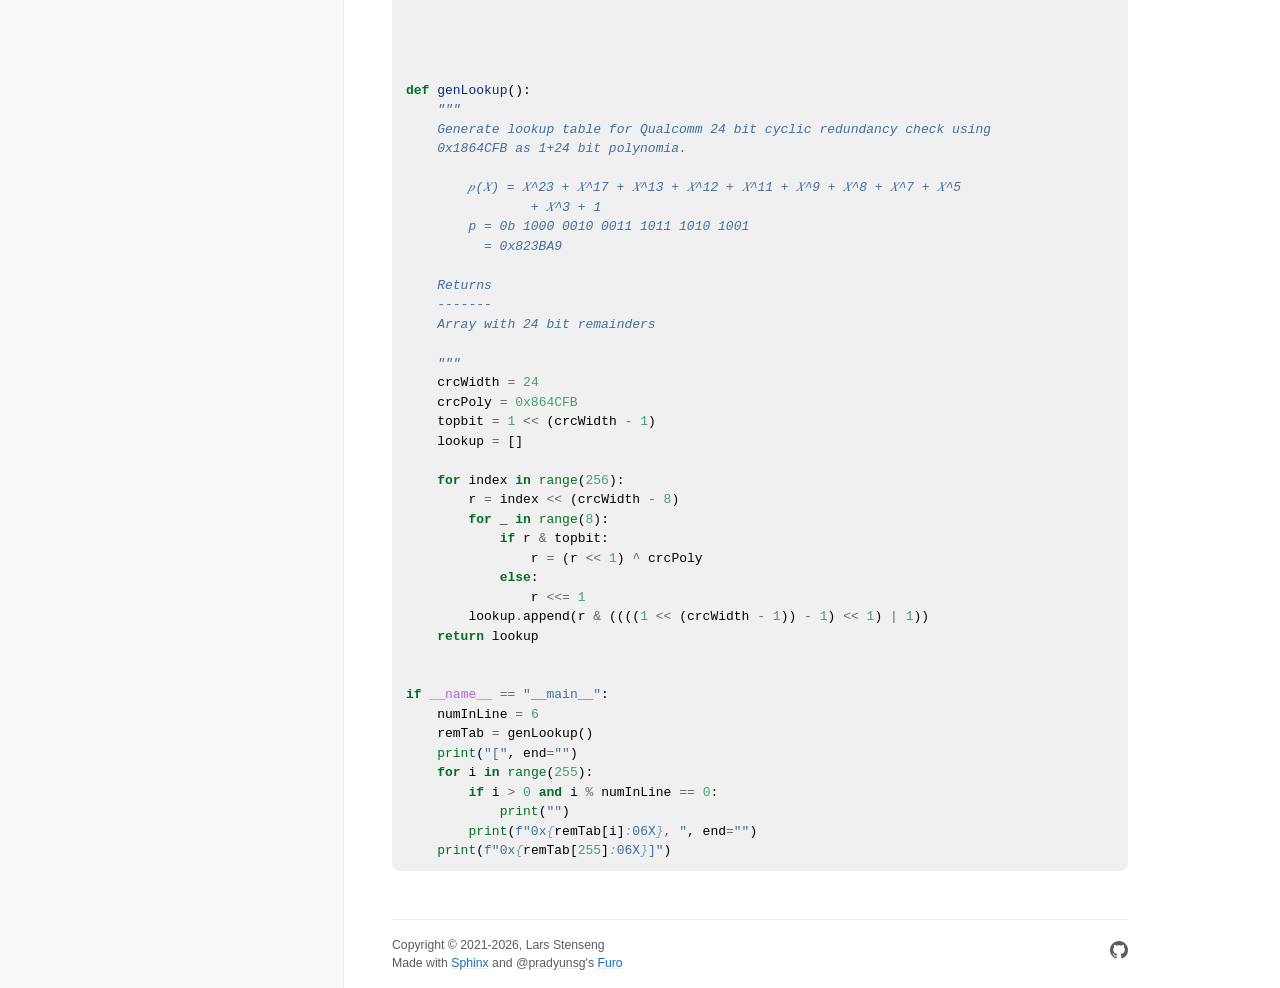
<file: _modules/ntripstreams/crc.html>
<!doctype html>
<html class="no-js" lang="en" data-content_root="../../">
  <head><meta charset="utf-8">
    <meta name="viewport" content="width=device-width,initial-scale=1">
    <meta name="color-scheme" content="light dark"><link rel="index" title="Index" href="../../genindex.html"><link rel="search" title="Search" href="../../search.html">

    <!-- Generated with Sphinx 9.1.0 and Furo 2025.12.19 -->
        <title>ntripstreams.crc - ntripstreams 0.3.5</title>
      <link rel="stylesheet" type="text/css" href="../../_static/pygments.css?v=d75fae25" />
    <link rel="stylesheet" type="text/css" href="../../_static/styles/furo.css?v=7bdb33bb" />
    <link rel="stylesheet" type="text/css" href="../../_static/graphviz.css?v=4ae1632d" />
    <link rel="stylesheet" type="text/css" href="../../_static/styles/furo-extensions.css?v=8dab3a3b" />
    <link rel="stylesheet" type="text/css" href="../../_static/custom.css?v=bca9b829" />
    
    


<style>
  body {
    --color-code-background: #f0f0f0;
  --color-code-foreground: black;
  --color-brand-primary: #1a6bb5;
  --color-brand-content: #1a6bb5;
  
  }
  @media not print {
    body[data-theme="dark"] {
      --color-code-background: #272822;
  --color-code-foreground: #f8f8f2;
  --color-brand-primary: #5aa9e6;
  --color-brand-content: #5aa9e6;
  
    }
    @media (prefers-color-scheme: dark) {
      body:not([data-theme="light"]) {
        --color-code-background: #272822;
  --color-code-foreground: #f8f8f2;
  --color-brand-primary: #5aa9e6;
  --color-brand-content: #5aa9e6;
  
      }
    }
  }
</style></head>
  <body>
    
    <script>
      document.body.dataset.theme = localStorage.getItem("theme") || "auto";
    </script>
    

<svg xmlns="http://www.w3.org/2000/svg" style="display: none;">
  <symbol id="svg-toc" viewBox="0 0 24 24">
    <title>Contents</title>
    <svg stroke="currentColor" fill="currentColor" stroke-width="0" viewBox="0 0 1024 1024">
      <path d="M408 442h480c4.4 0 8-3.6 8-8v-56c0-4.4-3.6-8-8-8H408c-4.4 0-8 3.6-8 8v56c0 4.4 3.6 8 8 8zm-8 204c0 4.4 3.6 8 8 8h480c4.4 0 8-3.6 8-8v-56c0-4.4-3.6-8-8-8H408c-4.4 0-8 3.6-8 8v56zm504-486H120c-4.4 0-8 3.6-8 8v56c0 4.4 3.6 8 8 8h784c4.4 0 8-3.6 8-8v-56c0-4.4-3.6-8-8-8zm0 632H120c-4.4 0-8 3.6-8 8v56c0 4.4 3.6 8 8 8h784c4.4 0 8-3.6 8-8v-56c0-4.4-3.6-8-8-8zM115.4 518.9L271.7 642c5.8 4.6 14.4.5 14.4-6.9V388.9c0-7.4-8.5-11.5-14.4-6.9L115.4 505.1a8.74 8.74 0 0 0 0 13.8z"/>
    </svg>
  </symbol>
  <symbol id="svg-menu" viewBox="0 0 24 24">
    <title>Menu</title>
    <svg xmlns="http://www.w3.org/2000/svg" viewBox="0 0 24 24" fill="none" stroke="currentColor"
      stroke-width="2" stroke-linecap="round" stroke-linejoin="round" class="feather-menu">
      <line x1="3" y1="12" x2="21" y2="12"></line>
      <line x1="3" y1="6" x2="21" y2="6"></line>
      <line x1="3" y1="18" x2="21" y2="18"></line>
    </svg>
  </symbol>
  <symbol id="svg-arrow-right" viewBox="0 0 24 24">
    <title>Expand</title>
    <svg xmlns="http://www.w3.org/2000/svg" viewBox="0 0 24 24" fill="none" stroke="currentColor"
      stroke-width="2" stroke-linecap="round" stroke-linejoin="round" class="feather-chevron-right">
      <polyline points="9 18 15 12 9 6"></polyline>
    </svg>
  </symbol>
  <symbol id="svg-sun" viewBox="0 0 24 24">
    <title>Light mode</title>
    <svg xmlns="http://www.w3.org/2000/svg" viewBox="0 0 24 24" fill="none" stroke="currentColor"
      stroke-width="1" stroke-linecap="round" stroke-linejoin="round" class="feather-sun">
      <circle cx="12" cy="12" r="5"></circle>
      <line x1="12" y1="1" x2="12" y2="3"></line>
      <line x1="12" y1="21" x2="12" y2="23"></line>
      <line x1="4.22" y1="4.22" x2="5.64" y2="5.64"></line>
      <line x1="18.36" y1="18.36" x2="19.78" y2="19.78"></line>
      <line x1="1" y1="12" x2="3" y2="12"></line>
      <line x1="21" y1="12" x2="23" y2="12"></line>
      <line x1="4.22" y1="19.78" x2="5.64" y2="18.36"></line>
      <line x1="18.36" y1="5.64" x2="19.78" y2="4.22"></line>
    </svg>
  </symbol>
  <symbol id="svg-moon" viewBox="0 0 24 24">
    <title>Dark mode</title>
    <svg xmlns="http://www.w3.org/2000/svg" viewBox="0 0 24 24" fill="none" stroke="currentColor"
      stroke-width="1" stroke-linecap="round" stroke-linejoin="round" class="icon-tabler-moon">
      <path stroke="none" d="M0 0h24v24H0z" fill="none" />
      <path d="M12 3c.132 0 .263 0 .393 0a7.5 7.5 0 0 0 7.92 12.446a9 9 0 1 1 -8.313 -12.454z" />
    </svg>
  </symbol>
  <symbol id="svg-sun-with-moon" viewBox="0 0 24 24">
    <title>Auto light/dark, in light mode</title>
    <svg xmlns="http://www.w3.org/2000/svg" viewBox="0 0 24 24" fill="none" stroke="currentColor"
      stroke-width="1" stroke-linecap="round" stroke-linejoin="round"
      class="icon-custom-derived-from-feather-sun-and-tabler-moon">
      <path style="opacity: 50%" d="M 5.411 14.504 C 5.471 14.504 5.532 14.504 5.591 14.504 C 3.639 16.319 4.383 19.569 6.931 20.352 C 7.693 20.586 8.512 20.551 9.25 20.252 C 8.023 23.207 4.056 23.725 2.11 21.184 C 0.166 18.642 1.702 14.949 4.874 14.536 C 5.051 14.512 5.231 14.5 5.411 14.5 L 5.411 14.504 Z"/>
      <line x1="14.5" y1="3.25" x2="14.5" y2="1.25"/>
      <line x1="14.5" y1="15.85" x2="14.5" y2="17.85"/>
      <line x1="10.044" y1="5.094" x2="8.63" y2="3.68"/>
      <line x1="19" y1="14.05" x2="20.414" y2="15.464"/>
      <line x1="8.2" y1="9.55" x2="6.2" y2="9.55"/>
      <line x1="20.8" y1="9.55" x2="22.8" y2="9.55"/>
      <line x1="10.044" y1="14.006" x2="8.63" y2="15.42"/>
      <line x1="19" y1="5.05" x2="20.414" y2="3.636"/>
      <circle cx="14.5" cy="9.55" r="3.6"/>
    </svg>
  </symbol>
  <symbol id="svg-moon-with-sun" viewBox="0 0 24 24">
    <title>Auto light/dark, in dark mode</title>
    <svg xmlns="http://www.w3.org/2000/svg" viewBox="0 0 24 24" fill="none" stroke="currentColor"
      stroke-width="1" stroke-linecap="round" stroke-linejoin="round"
      class="icon-custom-derived-from-feather-sun-and-tabler-moon">
      <path d="M 8.282 7.007 C 8.385 7.007 8.494 7.007 8.595 7.007 C 5.18 10.184 6.481 15.869 10.942 17.24 C 12.275 17.648 13.706 17.589 15 17.066 C 12.851 22.236 5.91 23.143 2.505 18.696 C -0.897 14.249 1.791 7.786 7.342 7.063 C 7.652 7.021 7.965 7 8.282 7 L 8.282 7.007 Z"/>
      <line style="opacity: 50%" x1="18" y1="3.705" x2="18" y2="2.5"/>
      <line style="opacity: 50%" x1="18" y1="11.295" x2="18" y2="12.5"/>
      <line style="opacity: 50%" x1="15.316" y1="4.816" x2="14.464" y2="3.964"/>
      <line style="opacity: 50%" x1="20.711" y1="10.212" x2="21.563" y2="11.063"/>
      <line style="opacity: 50%" x1="14.205" y1="7.5" x2="13.001" y2="7.5"/>
      <line style="opacity: 50%" x1="21.795" y1="7.5" x2="23" y2="7.5"/>
      <line style="opacity: 50%" x1="15.316" y1="10.184" x2="14.464" y2="11.036"/>
      <line style="opacity: 50%" x1="20.711" y1="4.789" x2="21.563" y2="3.937"/>
      <circle style="opacity: 50%" cx="18" cy="7.5" r="2.169"/>
    </svg>
  </symbol>
  <symbol id="svg-pencil" viewBox="0 0 24 24">
    <svg xmlns="http://www.w3.org/2000/svg" viewBox="0 0 24 24" fill="none" stroke="currentColor"
      stroke-width="1" stroke-linecap="round" stroke-linejoin="round" class="icon-tabler-pencil-code">
      <path d="M4 20h4l10.5 -10.5a2.828 2.828 0 1 0 -4 -4l-10.5 10.5v4" />
      <path d="M13.5 6.5l4 4" />
      <path d="M20 21l2 -2l-2 -2" />
      <path d="M17 17l-2 2l2 2" />
    </svg>
  </symbol>
  <symbol id="svg-eye" viewBox="0 0 24 24">
    <svg xmlns="http://www.w3.org/2000/svg" viewBox="0 0 24 24" fill="none" stroke="currentColor"
      stroke-width="1" stroke-linecap="round" stroke-linejoin="round" class="icon-tabler-eye-code">
      <path stroke="none" d="M0 0h24v24H0z" fill="none" />
      <path d="M10 12a2 2 0 1 0 4 0a2 2 0 0 0 -4 0" />
      <path
        d="M11.11 17.958c-3.209 -.307 -5.91 -2.293 -8.11 -5.958c2.4 -4 5.4 -6 9 -6c3.6 0 6.6 2 9 6c-.21 .352 -.427 .688 -.647 1.008" />
      <path d="M20 21l2 -2l-2 -2" />
      <path d="M17 17l-2 2l2 2" />
    </svg>
  </symbol>
</svg>

<input type="checkbox" class="sidebar-toggle" name="__navigation" id="__navigation" aria-label="Toggle site navigation sidebar">
<input type="checkbox" class="sidebar-toggle" name="__toc" id="__toc" aria-label="Toggle table of contents sidebar">
<label class="overlay sidebar-overlay" for="__navigation"></label>
<label class="overlay toc-overlay" for="__toc"></label>

<a class="skip-to-content muted-link" href="#furo-main-content">Skip to content</a>



<div class="page">
  <header class="mobile-header">
    <div class="header-left">
      <label class="nav-overlay-icon" for="__navigation">
        <span class="icon"><svg><use href="#svg-menu"></use></svg></span>
      </label>
    </div>
    <div class="header-center">
      <a href="../../index.html"><div class="brand">ntripstreams 0.3.5</div></a>
    </div>
    <div class="header-right">
      <div class="theme-toggle-container theme-toggle-header">
        <button class="theme-toggle" aria-label="Toggle Light / Dark / Auto color theme">
          <svg class="theme-icon-when-auto-light"><use href="#svg-sun-with-moon"></use></svg>
          <svg class="theme-icon-when-auto-dark"><use href="#svg-moon-with-sun"></use></svg>
          <svg class="theme-icon-when-dark"><use href="#svg-moon"></use></svg>
          <svg class="theme-icon-when-light"><use href="#svg-sun"></use></svg>
        </button>
      </div>
      <label class="toc-overlay-icon toc-header-icon no-toc" for="__toc">
        <span class="icon"><svg><use href="#svg-toc"></use></svg></span>
      </label>
    </div>
  </header>
  <aside class="sidebar-drawer">
    <div class="sidebar-container">
      
      <div class="sidebar-sticky"><a class="sidebar-brand" href="../../index.html">
  
  <span class="sidebar-brand-text">ntripstreams 0.3.5</span>
  
</a><form class="sidebar-search-container" method="get" action="../../search.html" role="search">
  <input class="sidebar-search" placeholder="Search" name="q" aria-label="Search">
  <input type="hidden" name="check_keywords" value="yes">
  <input type="hidden" name="area" value="default">
</form>
<div id="searchbox"></div><div class="sidebar-scroll"><div class="sidebar-tree">
  <p class="caption" role="heading"><span class="caption-text">Contents:</span></p>
<ul>
<li class="toctree-l1"><a class="reference internal" href="../../install.html">Installation</a></li>
<li class="toctree-l1"><a class="reference internal" href="../../ntripstreams.html">ntripstreams</a></li>
</ul>

</div>
</div>

      </div>
      
    </div>
  </aside>
  <div class="main">
    <div class="content">
      <div class="article-container">
        <a href="#" class="back-to-top muted-link">
          <svg xmlns="http://www.w3.org/2000/svg" viewBox="0 0 24 24">
            <path d="M13 20h-2V8l-5.5 5.5-1.42-1.42L12 4.16l7.92 7.92-1.42 1.42L13 8v12z"></path>
          </svg>
          <span>Back to top</span>
        </a>
        <div class="content-icon-container">
          <div class="theme-toggle-container theme-toggle-content">
            <button class="theme-toggle" aria-label="Toggle Light / Dark / Auto color theme">
              <svg class="theme-icon-when-auto-light"><use href="#svg-sun-with-moon"></use></svg>
              <svg class="theme-icon-when-auto-dark"><use href="#svg-moon-with-sun"></use></svg>
              <svg class="theme-icon-when-dark"><use href="#svg-moon"></use></svg>
              <svg class="theme-icon-when-light"><use href="#svg-sun"></use></svg>
            </button>
          </div>
          <label class="toc-overlay-icon toc-content-icon no-toc" for="__toc">
            <span class="icon"><svg><use href="#svg-toc"></use></svg></span>
          </label>
        </div>
        <article role="main" id="furo-main-content">
          <h1>Source code for ntripstreams.crc</h1><div class="highlight"><pre>
<span></span><span class="ch">#!/usr/bin/env python3</span>
<span class="c1"># -*- coding: utf-8 -*-</span>
<span class="sd">&quot;&quot;&quot;Checksum helpers for NTRIP / RTCM data.</span>

<span class="sd">Provides the NMEA 0183 XOR checksum and the Qualcomm CRC-24Q used by RTCM 3,</span>
<span class="sd">plus a helper to generate the CRC-24Q lookup table.</span>

<span class="sd">Reference: http://ross.net/crc/download/crc_v3.txt</span>

<span class="sd">@author: Lars Stenseng</span>
<span class="sd">@mail: lars@stenseng.net</span>
<span class="sd">&quot;&quot;&quot;</span>

<span class="kn">from</span><span class="w"> </span><span class="nn">bitstring</span><span class="w"> </span><span class="kn">import</span> <span class="n">BitStream</span>


<div class="viewcode-block" id="crcNmea">
<a class="viewcode-back" href="../../ntripstreams.html#ntripstreams.crcNmea">[docs]</a>
<span class="k">def</span><span class="w"> </span><span class="nf">crcNmea</span><span class="p">(</span><span class="n">data</span><span class="p">):</span>
<span class="w">    </span><span class="sd">&quot;&quot;&quot;Calculate the NMEA 0183 checksum (XOR of all data bytes).</span>

<span class="sd">    Parameters</span>
<span class="sd">    ----------</span>
<span class="sd">    data : bitstring.BitStream</span>
<span class="sd">        The bytes between ``$`` and ``*`` of an NMEA sentence. Must be a whole</span>
<span class="sd">        number of bytes.</span>

<span class="sd">    Returns</span>
<span class="sd">    -------</span>
<span class="sd">    bitstring.BitStream</span>
<span class="sd">        The 8-bit checksum, matching the two hex digits after ``*``.</span>
<span class="sd">    &quot;&quot;&quot;</span>
    <span class="n">crc</span> <span class="o">=</span> <span class="n">BitStream</span><span class="p">(</span><span class="s2">&quot;0x00&quot;</span><span class="p">)</span>
    <span class="n">length</span> <span class="o">=</span> <span class="nb">int</span><span class="p">(</span><span class="n">data</span><span class="o">.</span><span class="n">length</span> <span class="o">/</span> <span class="mi">8</span><span class="p">)</span>
    <span class="k">for</span> <span class="n">_</span> <span class="ow">in</span> <span class="nb">range</span><span class="p">(</span><span class="n">length</span><span class="p">):</span>
        <span class="n">crc</span> <span class="o">=</span> <span class="n">crc</span> <span class="o">^</span> <span class="n">data</span><span class="o">.</span><span class="n">read</span><span class="p">(</span><span class="s2">&quot;bytes:1&quot;</span><span class="p">)</span>
    <span class="k">return</span> <span class="n">crc</span></div>



<div class="viewcode-block" id="crc24q">
<a class="viewcode-back" href="../../ntripstreams.html#ntripstreams.crc24q">[docs]</a>
<span class="k">def</span><span class="w"> </span><span class="nf">crc24q</span><span class="p">(</span><span class="n">data</span><span class="p">):</span>
<span class="w">    </span><span class="sd">&quot;&quot;&quot;Calculate the Qualcomm 24-bit CRC (CRC-24Q) used by RTCM 3.</span>

<span class="sd">    Parameters</span>
<span class="sd">    ----------</span>
<span class="sd">    data : bitstring.BitStream</span>
<span class="sd">        The data to check-sum (an RTCM 3 frame excluding its 24-bit CRC). Must</span>
<span class="sd">        be a whole number of bytes.</span>

<span class="sd">    Returns</span>
<span class="sd">    -------</span>
<span class="sd">    int</span>
<span class="sd">        The 24-bit CRC remainder (checksum).</span>
<span class="sd">    &quot;&quot;&quot;</span>

    <span class="n">crclut</span> <span class="o">=</span> <span class="p">[</span>
        <span class="mh">0x000000</span><span class="p">,</span>
        <span class="mh">0x864CFB</span><span class="p">,</span>
        <span class="mh">0x8AD50D</span><span class="p">,</span>
        <span class="mh">0x0C99F6</span><span class="p">,</span>
        <span class="mh">0x93E6E1</span><span class="p">,</span>
        <span class="mh">0x15AA1A</span><span class="p">,</span>
        <span class="mh">0x1933EC</span><span class="p">,</span>
        <span class="mh">0x9F7F17</span><span class="p">,</span>
        <span class="mh">0xA18139</span><span class="p">,</span>
        <span class="mh">0x27CDC2</span><span class="p">,</span>
        <span class="mh">0x2B5434</span><span class="p">,</span>
        <span class="mh">0xAD18CF</span><span class="p">,</span>
        <span class="mh">0x3267D8</span><span class="p">,</span>
        <span class="mh">0xB42B23</span><span class="p">,</span>
        <span class="mh">0xB8B2D5</span><span class="p">,</span>
        <span class="mh">0x3EFE2E</span><span class="p">,</span>
        <span class="mh">0xC54E89</span><span class="p">,</span>
        <span class="mh">0x430272</span><span class="p">,</span>
        <span class="mh">0x4F9B84</span><span class="p">,</span>
        <span class="mh">0xC9D77F</span><span class="p">,</span>
        <span class="mh">0x56A868</span><span class="p">,</span>
        <span class="mh">0xD0E493</span><span class="p">,</span>
        <span class="mh">0xDC7D65</span><span class="p">,</span>
        <span class="mh">0x5A319E</span><span class="p">,</span>
        <span class="mh">0x64CFB0</span><span class="p">,</span>
        <span class="mh">0xE2834B</span><span class="p">,</span>
        <span class="mh">0xEE1ABD</span><span class="p">,</span>
        <span class="mh">0x685646</span><span class="p">,</span>
        <span class="mh">0xF72951</span><span class="p">,</span>
        <span class="mh">0x7165AA</span><span class="p">,</span>
        <span class="mh">0x7DFC5C</span><span class="p">,</span>
        <span class="mh">0xFBB0A7</span><span class="p">,</span>
        <span class="mh">0x0CD1E9</span><span class="p">,</span>
        <span class="mh">0x8A9D12</span><span class="p">,</span>
        <span class="mh">0x8604E4</span><span class="p">,</span>
        <span class="mh">0x00481F</span><span class="p">,</span>
        <span class="mh">0x9F3708</span><span class="p">,</span>
        <span class="mh">0x197BF3</span><span class="p">,</span>
        <span class="mh">0x15E205</span><span class="p">,</span>
        <span class="mh">0x93AEFE</span><span class="p">,</span>
        <span class="mh">0xAD50D0</span><span class="p">,</span>
        <span class="mh">0x2B1C2B</span><span class="p">,</span>
        <span class="mh">0x2785DD</span><span class="p">,</span>
        <span class="mh">0xA1C926</span><span class="p">,</span>
        <span class="mh">0x3EB631</span><span class="p">,</span>
        <span class="mh">0xB8FACA</span><span class="p">,</span>
        <span class="mh">0xB4633C</span><span class="p">,</span>
        <span class="mh">0x322FC7</span><span class="p">,</span>
        <span class="mh">0xC99F60</span><span class="p">,</span>
        <span class="mh">0x4FD39B</span><span class="p">,</span>
        <span class="mh">0x434A6D</span><span class="p">,</span>
        <span class="mh">0xC50696</span><span class="p">,</span>
        <span class="mh">0x5A7981</span><span class="p">,</span>
        <span class="mh">0xDC357A</span><span class="p">,</span>
        <span class="mh">0xD0AC8C</span><span class="p">,</span>
        <span class="mh">0x56E077</span><span class="p">,</span>
        <span class="mh">0x681E59</span><span class="p">,</span>
        <span class="mh">0xEE52A2</span><span class="p">,</span>
        <span class="mh">0xE2CB54</span><span class="p">,</span>
        <span class="mh">0x6487AF</span><span class="p">,</span>
        <span class="mh">0xFBF8B8</span><span class="p">,</span>
        <span class="mh">0x7DB443</span><span class="p">,</span>
        <span class="mh">0x712DB5</span><span class="p">,</span>
        <span class="mh">0xF7614E</span><span class="p">,</span>
        <span class="mh">0x19A3D2</span><span class="p">,</span>
        <span class="mh">0x9FEF29</span><span class="p">,</span>
        <span class="mh">0x9376DF</span><span class="p">,</span>
        <span class="mh">0x153A24</span><span class="p">,</span>
        <span class="mh">0x8A4533</span><span class="p">,</span>
        <span class="mh">0x0C09C8</span><span class="p">,</span>
        <span class="mh">0x00903E</span><span class="p">,</span>
        <span class="mh">0x86DCC5</span><span class="p">,</span>
        <span class="mh">0xB822EB</span><span class="p">,</span>
        <span class="mh">0x3E6E10</span><span class="p">,</span>
        <span class="mh">0x32F7E6</span><span class="p">,</span>
        <span class="mh">0xB4BB1D</span><span class="p">,</span>
        <span class="mh">0x2BC40A</span><span class="p">,</span>
        <span class="mh">0xAD88F1</span><span class="p">,</span>
        <span class="mh">0xA11107</span><span class="p">,</span>
        <span class="mh">0x275DFC</span><span class="p">,</span>
        <span class="mh">0xDCED5B</span><span class="p">,</span>
        <span class="mh">0x5AA1A0</span><span class="p">,</span>
        <span class="mh">0x563856</span><span class="p">,</span>
        <span class="mh">0xD074AD</span><span class="p">,</span>
        <span class="mh">0x4F0BBA</span><span class="p">,</span>
        <span class="mh">0xC94741</span><span class="p">,</span>
        <span class="mh">0xC5DEB7</span><span class="p">,</span>
        <span class="mh">0x43924C</span><span class="p">,</span>
        <span class="mh">0x7D6C62</span><span class="p">,</span>
        <span class="mh">0xFB2099</span><span class="p">,</span>
        <span class="mh">0xF7B96F</span><span class="p">,</span>
        <span class="mh">0x71F594</span><span class="p">,</span>
        <span class="mh">0xEE8A83</span><span class="p">,</span>
        <span class="mh">0x68C678</span><span class="p">,</span>
        <span class="mh">0x645F8E</span><span class="p">,</span>
        <span class="mh">0xE21375</span><span class="p">,</span>
        <span class="mh">0x15723B</span><span class="p">,</span>
        <span class="mh">0x933EC0</span><span class="p">,</span>
        <span class="mh">0x9FA736</span><span class="p">,</span>
        <span class="mh">0x19EBCD</span><span class="p">,</span>
        <span class="mh">0x8694DA</span><span class="p">,</span>
        <span class="mh">0x00D821</span><span class="p">,</span>
        <span class="mh">0x0C41D7</span><span class="p">,</span>
        <span class="mh">0x8A0D2C</span><span class="p">,</span>
        <span class="mh">0xB4F302</span><span class="p">,</span>
        <span class="mh">0x32BFF9</span><span class="p">,</span>
        <span class="mh">0x3E260F</span><span class="p">,</span>
        <span class="mh">0xB86AF4</span><span class="p">,</span>
        <span class="mh">0x2715E3</span><span class="p">,</span>
        <span class="mh">0xA15918</span><span class="p">,</span>
        <span class="mh">0xADC0EE</span><span class="p">,</span>
        <span class="mh">0x2B8C15</span><span class="p">,</span>
        <span class="mh">0xD03CB2</span><span class="p">,</span>
        <span class="mh">0x567049</span><span class="p">,</span>
        <span class="mh">0x5AE9BF</span><span class="p">,</span>
        <span class="mh">0xDCA544</span><span class="p">,</span>
        <span class="mh">0x43DA53</span><span class="p">,</span>
        <span class="mh">0xC596A8</span><span class="p">,</span>
        <span class="mh">0xC90F5E</span><span class="p">,</span>
        <span class="mh">0x4F43A5</span><span class="p">,</span>
        <span class="mh">0x71BD8B</span><span class="p">,</span>
        <span class="mh">0xF7F170</span><span class="p">,</span>
        <span class="mh">0xFB6886</span><span class="p">,</span>
        <span class="mh">0x7D247D</span><span class="p">,</span>
        <span class="mh">0xE25B6A</span><span class="p">,</span>
        <span class="mh">0x641791</span><span class="p">,</span>
        <span class="mh">0x688E67</span><span class="p">,</span>
        <span class="mh">0xEEC29C</span><span class="p">,</span>
        <span class="mh">0x3347A4</span><span class="p">,</span>
        <span class="mh">0xB50B5F</span><span class="p">,</span>
        <span class="mh">0xB992A9</span><span class="p">,</span>
        <span class="mh">0x3FDE52</span><span class="p">,</span>
        <span class="mh">0xA0A145</span><span class="p">,</span>
        <span class="mh">0x26EDBE</span><span class="p">,</span>
        <span class="mh">0x2A7448</span><span class="p">,</span>
        <span class="mh">0xAC38B3</span><span class="p">,</span>
        <span class="mh">0x92C69D</span><span class="p">,</span>
        <span class="mh">0x148A66</span><span class="p">,</span>
        <span class="mh">0x181390</span><span class="p">,</span>
        <span class="mh">0x9E5F6B</span><span class="p">,</span>
        <span class="mh">0x01207C</span><span class="p">,</span>
        <span class="mh">0x876C87</span><span class="p">,</span>
        <span class="mh">0x8BF571</span><span class="p">,</span>
        <span class="mh">0x0DB98A</span><span class="p">,</span>
        <span class="mh">0xF6092D</span><span class="p">,</span>
        <span class="mh">0x7045D6</span><span class="p">,</span>
        <span class="mh">0x7CDC20</span><span class="p">,</span>
        <span class="mh">0xFA90DB</span><span class="p">,</span>
        <span class="mh">0x65EFCC</span><span class="p">,</span>
        <span class="mh">0xE3A337</span><span class="p">,</span>
        <span class="mh">0xEF3AC1</span><span class="p">,</span>
        <span class="mh">0x69763A</span><span class="p">,</span>
        <span class="mh">0x578814</span><span class="p">,</span>
        <span class="mh">0xD1C4EF</span><span class="p">,</span>
        <span class="mh">0xDD5D19</span><span class="p">,</span>
        <span class="mh">0x5B11E2</span><span class="p">,</span>
        <span class="mh">0xC46EF5</span><span class="p">,</span>
        <span class="mh">0x42220E</span><span class="p">,</span>
        <span class="mh">0x4EBBF8</span><span class="p">,</span>
        <span class="mh">0xC8F703</span><span class="p">,</span>
        <span class="mh">0x3F964D</span><span class="p">,</span>
        <span class="mh">0xB9DAB6</span><span class="p">,</span>
        <span class="mh">0xB54340</span><span class="p">,</span>
        <span class="mh">0x330FBB</span><span class="p">,</span>
        <span class="mh">0xAC70AC</span><span class="p">,</span>
        <span class="mh">0x2A3C57</span><span class="p">,</span>
        <span class="mh">0x26A5A1</span><span class="p">,</span>
        <span class="mh">0xA0E95A</span><span class="p">,</span>
        <span class="mh">0x9E1774</span><span class="p">,</span>
        <span class="mh">0x185B8F</span><span class="p">,</span>
        <span class="mh">0x14C279</span><span class="p">,</span>
        <span class="mh">0x928E82</span><span class="p">,</span>
        <span class="mh">0x0DF195</span><span class="p">,</span>
        <span class="mh">0x8BBD6E</span><span class="p">,</span>
        <span class="mh">0x872498</span><span class="p">,</span>
        <span class="mh">0x016863</span><span class="p">,</span>
        <span class="mh">0xFAD8C4</span><span class="p">,</span>
        <span class="mh">0x7C943F</span><span class="p">,</span>
        <span class="mh">0x700DC9</span><span class="p">,</span>
        <span class="mh">0xF64132</span><span class="p">,</span>
        <span class="mh">0x693E25</span><span class="p">,</span>
        <span class="mh">0xEF72DE</span><span class="p">,</span>
        <span class="mh">0xE3EB28</span><span class="p">,</span>
        <span class="mh">0x65A7D3</span><span class="p">,</span>
        <span class="mh">0x5B59FD</span><span class="p">,</span>
        <span class="mh">0xDD1506</span><span class="p">,</span>
        <span class="mh">0xD18CF0</span><span class="p">,</span>
        <span class="mh">0x57C00B</span><span class="p">,</span>
        <span class="mh">0xC8BF1C</span><span class="p">,</span>
        <span class="mh">0x4EF3E7</span><span class="p">,</span>
        <span class="mh">0x426A11</span><span class="p">,</span>
        <span class="mh">0xC426EA</span><span class="p">,</span>
        <span class="mh">0x2AE476</span><span class="p">,</span>
        <span class="mh">0xACA88D</span><span class="p">,</span>
        <span class="mh">0xA0317B</span><span class="p">,</span>
        <span class="mh">0x267D80</span><span class="p">,</span>
        <span class="mh">0xB90297</span><span class="p">,</span>
        <span class="mh">0x3F4E6C</span><span class="p">,</span>
        <span class="mh">0x33D79A</span><span class="p">,</span>
        <span class="mh">0xB59B61</span><span class="p">,</span>
        <span class="mh">0x8B654F</span><span class="p">,</span>
        <span class="mh">0x0D29B4</span><span class="p">,</span>
        <span class="mh">0x01B042</span><span class="p">,</span>
        <span class="mh">0x87FCB9</span><span class="p">,</span>
        <span class="mh">0x1883AE</span><span class="p">,</span>
        <span class="mh">0x9ECF55</span><span class="p">,</span>
        <span class="mh">0x9256A3</span><span class="p">,</span>
        <span class="mh">0x141A58</span><span class="p">,</span>
        <span class="mh">0xEFAAFF</span><span class="p">,</span>
        <span class="mh">0x69E604</span><span class="p">,</span>
        <span class="mh">0x657FF2</span><span class="p">,</span>
        <span class="mh">0xE33309</span><span class="p">,</span>
        <span class="mh">0x7C4C1E</span><span class="p">,</span>
        <span class="mh">0xFA00E5</span><span class="p">,</span>
        <span class="mh">0xF69913</span><span class="p">,</span>
        <span class="mh">0x70D5E8</span><span class="p">,</span>
        <span class="mh">0x4E2BC6</span><span class="p">,</span>
        <span class="mh">0xC8673D</span><span class="p">,</span>
        <span class="mh">0xC4FECB</span><span class="p">,</span>
        <span class="mh">0x42B230</span><span class="p">,</span>
        <span class="mh">0xDDCD27</span><span class="p">,</span>
        <span class="mh">0x5B81DC</span><span class="p">,</span>
        <span class="mh">0x57182A</span><span class="p">,</span>
        <span class="mh">0xD154D1</span><span class="p">,</span>
        <span class="mh">0x26359F</span><span class="p">,</span>
        <span class="mh">0xA07964</span><span class="p">,</span>
        <span class="mh">0xACE092</span><span class="p">,</span>
        <span class="mh">0x2AAC69</span><span class="p">,</span>
        <span class="mh">0xB5D37E</span><span class="p">,</span>
        <span class="mh">0x339F85</span><span class="p">,</span>
        <span class="mh">0x3F0673</span><span class="p">,</span>
        <span class="mh">0xB94A88</span><span class="p">,</span>
        <span class="mh">0x87B4A6</span><span class="p">,</span>
        <span class="mh">0x01F85D</span><span class="p">,</span>
        <span class="mh">0x0D61AB</span><span class="p">,</span>
        <span class="mh">0x8B2D50</span><span class="p">,</span>
        <span class="mh">0x145247</span><span class="p">,</span>
        <span class="mh">0x921EBC</span><span class="p">,</span>
        <span class="mh">0x9E874A</span><span class="p">,</span>
        <span class="mh">0x18CBB1</span><span class="p">,</span>
        <span class="mh">0xE37B16</span><span class="p">,</span>
        <span class="mh">0x6537ED</span><span class="p">,</span>
        <span class="mh">0x69AE1B</span><span class="p">,</span>
        <span class="mh">0xEFE2E0</span><span class="p">,</span>
        <span class="mh">0x709DF7</span><span class="p">,</span>
        <span class="mh">0xF6D10C</span><span class="p">,</span>
        <span class="mh">0xFA48FA</span><span class="p">,</span>
        <span class="mh">0x7C0401</span><span class="p">,</span>
        <span class="mh">0x42FA2F</span><span class="p">,</span>
        <span class="mh">0xC4B6D4</span><span class="p">,</span>
        <span class="mh">0xC82F22</span><span class="p">,</span>
        <span class="mh">0x4E63D9</span><span class="p">,</span>
        <span class="mh">0xD11CCE</span><span class="p">,</span>
        <span class="mh">0x575035</span><span class="p">,</span>
        <span class="mh">0x5BC9C3</span><span class="p">,</span>
        <span class="mh">0xDD8538</span><span class="p">,</span>
    <span class="p">]</span>

    <span class="n">crc</span> <span class="o">=</span> <span class="mi">0</span>
    <span class="n">length</span> <span class="o">=</span> <span class="nb">int</span><span class="p">(</span><span class="n">data</span><span class="o">.</span><span class="n">length</span> <span class="o">/</span> <span class="mi">8</span><span class="p">)</span>
    <span class="k">for</span> <span class="n">_</span> <span class="ow">in</span> <span class="nb">range</span><span class="p">(</span><span class="n">length</span><span class="p">):</span>
        <span class="n">crc</span> <span class="o">=</span> <span class="p">(</span><span class="n">crc</span> <span class="o">&lt;&lt;</span> <span class="mi">8</span><span class="p">)</span> <span class="o">^</span> <span class="n">crclut</span><span class="p">[</span><span class="n">data</span><span class="o">.</span><span class="n">read</span><span class="p">(</span><span class="s2">&quot;bytes:1&quot;</span><span class="p">)[</span><span class="mi">0</span><span class="p">]</span> <span class="o">^</span> <span class="p">(</span><span class="n">crc</span> <span class="o">&gt;&gt;</span> <span class="mi">16</span><span class="p">)]</span>
        <span class="n">crc</span> <span class="o">=</span> <span class="n">crc</span> <span class="o">&amp;</span> <span class="mh">0xFFFFFF</span>
    <span class="k">return</span> <span class="n">crc</span></div>



<span class="k">def</span><span class="w"> </span><span class="nf">genLookup</span><span class="p">():</span>
<span class="w">    </span><span class="sd">&quot;&quot;&quot;</span>
<span class="sd">    Generate lookup table for Qualcomm 24 bit cyclic redundancy check using</span>
<span class="sd">    0x1864CFB as 1+24 bit polynomia.</span>

<span class="sd">        𝑝(𝑋) = 𝑋^23 + 𝑋^17 + 𝑋^13 + 𝑋^12 + 𝑋^11 + 𝑋^9 + 𝑋^8 + 𝑋^7 + 𝑋^5</span>
<span class="sd">                + 𝑋^3 + 1</span>
<span class="sd">        p = 0b 1000 0010 0011 1011 1010 1001</span>
<span class="sd">          = 0x823BA9</span>

<span class="sd">    Returns</span>
<span class="sd">    -------</span>
<span class="sd">    Array with 24 bit remainders</span>

<span class="sd">    &quot;&quot;&quot;</span>
    <span class="n">crcWidth</span> <span class="o">=</span> <span class="mi">24</span>
    <span class="n">crcPoly</span> <span class="o">=</span> <span class="mh">0x864CFB</span>
    <span class="n">topbit</span> <span class="o">=</span> <span class="mi">1</span> <span class="o">&lt;&lt;</span> <span class="p">(</span><span class="n">crcWidth</span> <span class="o">-</span> <span class="mi">1</span><span class="p">)</span>
    <span class="n">lookup</span> <span class="o">=</span> <span class="p">[]</span>

    <span class="k">for</span> <span class="n">index</span> <span class="ow">in</span> <span class="nb">range</span><span class="p">(</span><span class="mi">256</span><span class="p">):</span>
        <span class="n">r</span> <span class="o">=</span> <span class="n">index</span> <span class="o">&lt;&lt;</span> <span class="p">(</span><span class="n">crcWidth</span> <span class="o">-</span> <span class="mi">8</span><span class="p">)</span>
        <span class="k">for</span> <span class="n">_</span> <span class="ow">in</span> <span class="nb">range</span><span class="p">(</span><span class="mi">8</span><span class="p">):</span>
            <span class="k">if</span> <span class="n">r</span> <span class="o">&amp;</span> <span class="n">topbit</span><span class="p">:</span>
                <span class="n">r</span> <span class="o">=</span> <span class="p">(</span><span class="n">r</span> <span class="o">&lt;&lt;</span> <span class="mi">1</span><span class="p">)</span> <span class="o">^</span> <span class="n">crcPoly</span>
            <span class="k">else</span><span class="p">:</span>
                <span class="n">r</span> <span class="o">&lt;&lt;=</span> <span class="mi">1</span>
        <span class="n">lookup</span><span class="o">.</span><span class="n">append</span><span class="p">(</span><span class="n">r</span> <span class="o">&amp;</span> <span class="p">((((</span><span class="mi">1</span> <span class="o">&lt;&lt;</span> <span class="p">(</span><span class="n">crcWidth</span> <span class="o">-</span> <span class="mi">1</span><span class="p">))</span> <span class="o">-</span> <span class="mi">1</span><span class="p">)</span> <span class="o">&lt;&lt;</span> <span class="mi">1</span><span class="p">)</span> <span class="o">|</span> <span class="mi">1</span><span class="p">))</span>
    <span class="k">return</span> <span class="n">lookup</span>


<span class="k">if</span> <span class="vm">__name__</span> <span class="o">==</span> <span class="s2">&quot;__main__&quot;</span><span class="p">:</span>
    <span class="n">numInLine</span> <span class="o">=</span> <span class="mi">6</span>
    <span class="n">remTab</span> <span class="o">=</span> <span class="n">genLookup</span><span class="p">()</span>
    <span class="nb">print</span><span class="p">(</span><span class="s2">&quot;[&quot;</span><span class="p">,</span> <span class="n">end</span><span class="o">=</span><span class="s2">&quot;&quot;</span><span class="p">)</span>
    <span class="k">for</span> <span class="n">i</span> <span class="ow">in</span> <span class="nb">range</span><span class="p">(</span><span class="mi">255</span><span class="p">):</span>
        <span class="k">if</span> <span class="n">i</span> <span class="o">&gt;</span> <span class="mi">0</span> <span class="ow">and</span> <span class="n">i</span> <span class="o">%</span> <span class="n">numInLine</span> <span class="o">==</span> <span class="mi">0</span><span class="p">:</span>
            <span class="nb">print</span><span class="p">(</span><span class="s2">&quot;&quot;</span><span class="p">)</span>
        <span class="nb">print</span><span class="p">(</span><span class="sa">f</span><span class="s2">&quot;0x</span><span class="si">{</span><span class="n">remTab</span><span class="p">[</span><span class="n">i</span><span class="p">]</span><span class="si">:</span><span class="s2">06X</span><span class="si">}</span><span class="s2">, &quot;</span><span class="p">,</span> <span class="n">end</span><span class="o">=</span><span class="s2">&quot;&quot;</span><span class="p">)</span>
    <span class="nb">print</span><span class="p">(</span><span class="sa">f</span><span class="s2">&quot;0x</span><span class="si">{</span><span class="n">remTab</span><span class="p">[</span><span class="mi">255</span><span class="p">]</span><span class="si">:</span><span class="s2">06X</span><span class="si">}</span><span class="s2">]&quot;</span><span class="p">)</span>
</pre></div>
        </article>
      </div>
      <footer>
        
        <div class="related-pages">
          
          
        </div>
        <div class="bottom-of-page">
          <div class="left-details">
            <div class="copyright">
                Copyright &#169; 2021-2026, Lars Stenseng
            </div>
            Made with <a href="https://www.sphinx-doc.org/">Sphinx</a> and <a class="muted-link" href="https://pradyunsg.me">@pradyunsg</a>'s
            
            <a href="https://github.com/pradyunsg/furo">Furo</a>
            
          </div>
          <div class="right-details">
            <div class="icons">
              <a class="muted-link " href="https://github.com/stenseng/ntripstreams" aria-label="GitHub"><svg stroke="currentColor" fill="currentColor" stroke-width="0" viewBox="0 0 16 16"><path fill-rule="evenodd" d="M8 0C3.58 0 0 3.58 0 8c0 3.54 2.29 6.53 5.47 7.59.4.07.55-.17.55-.38 0-.19-.01-.82-.01-1.49-2.01.37-2.53-.49-2.69-.94-.09-.23-.48-.94-.82-1.13-.28-.15-.68-.52-.01-.53.63-.01 1.08.58 1.23.82.72 1.21 1.87.87 2.33.66.07-.52.28-.87.51-1.07-1.78-.2-3.64-.89-3.64-3.95 0-.87.31-1.59.82-2.15-.08-.2-.36-1.02.08-2.12 0 0 .67-.21 2.2.82.64-.18 1.32-.27 2-.27.68 0 1.36.09 2 .27 1.53-1.04 2.2-.82 2.2-.82.44 1.1.16 1.92.08 2.12.51.56.82 1.27.82 2.15 0 3.07-1.87 3.75-3.65 3.95.29.25.54.73.54 1.48 0 1.07-.01 1.93-.01 2.2 0 .21.15.46.55.38A8.013 8.013 0 0016 8c0-4.42-3.58-8-8-8z"></path></svg></a>
              
            </div>
          </div>
        </div>
        
      </footer>
    </div>
    <aside class="toc-drawer no-toc">
      
      
      
    </aside>
  </div>
</div><script src="../../_static/documentation_options.js?v=ba50482b"></script>
    <script src="../../_static/doctools.js?v=fd6eb6e6"></script>
    <script src="../../_static/sphinx_highlight.js?v=6ffebe34"></script>
    <script src="../../_static/scripts/furo.js?v=46bd48cc"></script>
    </body>
</html>
</file>
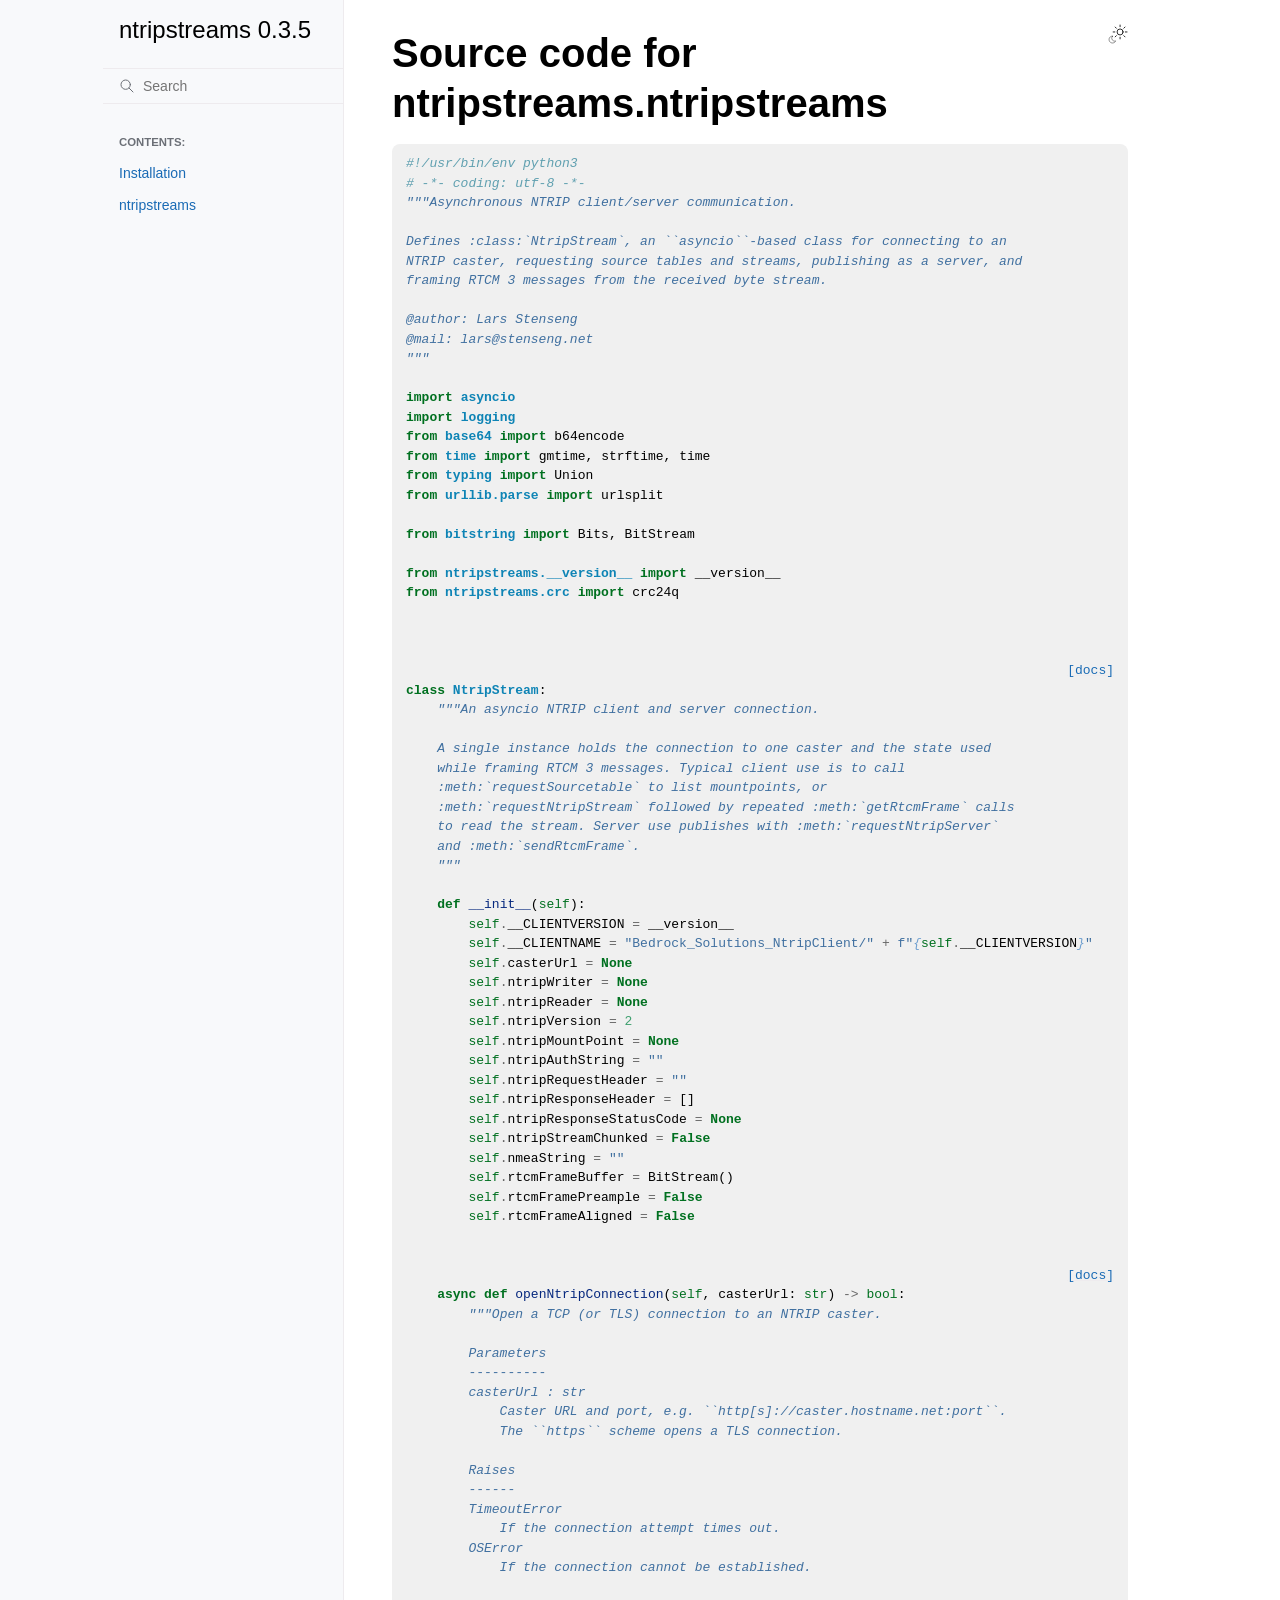
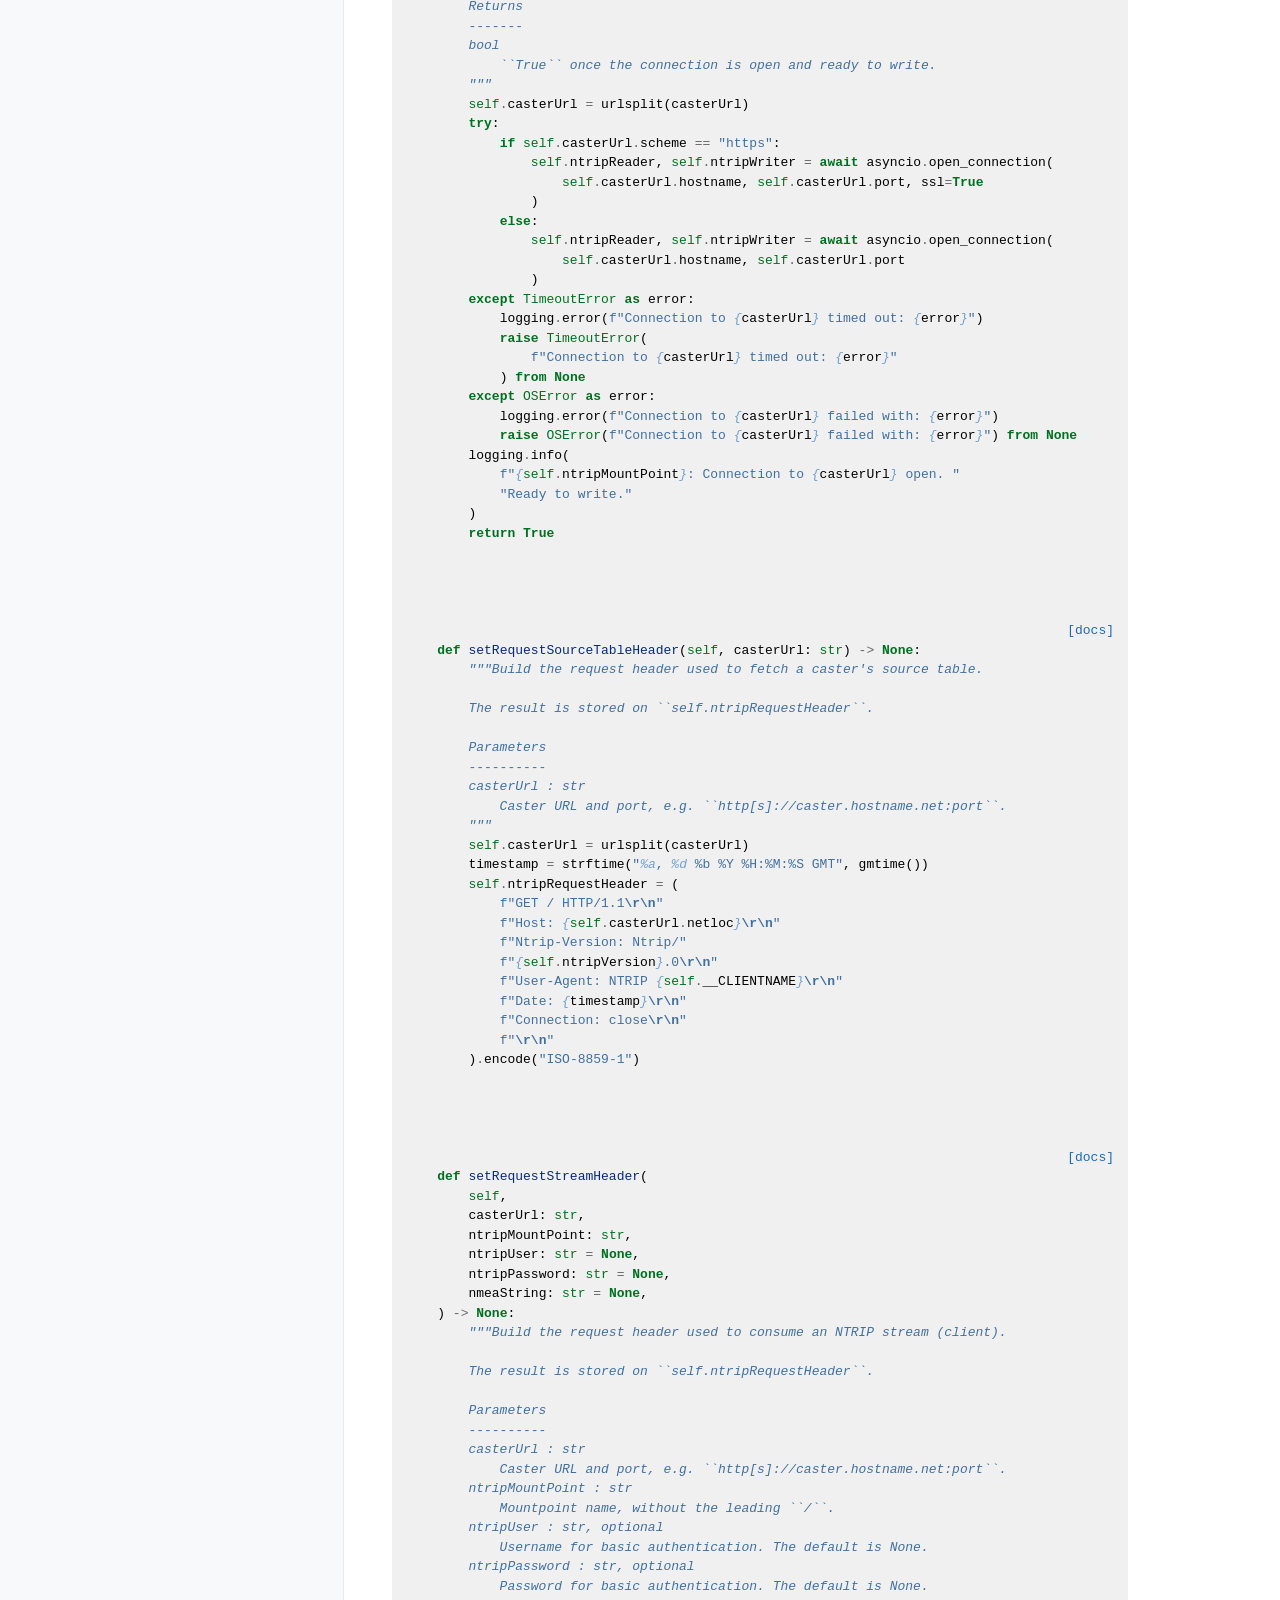
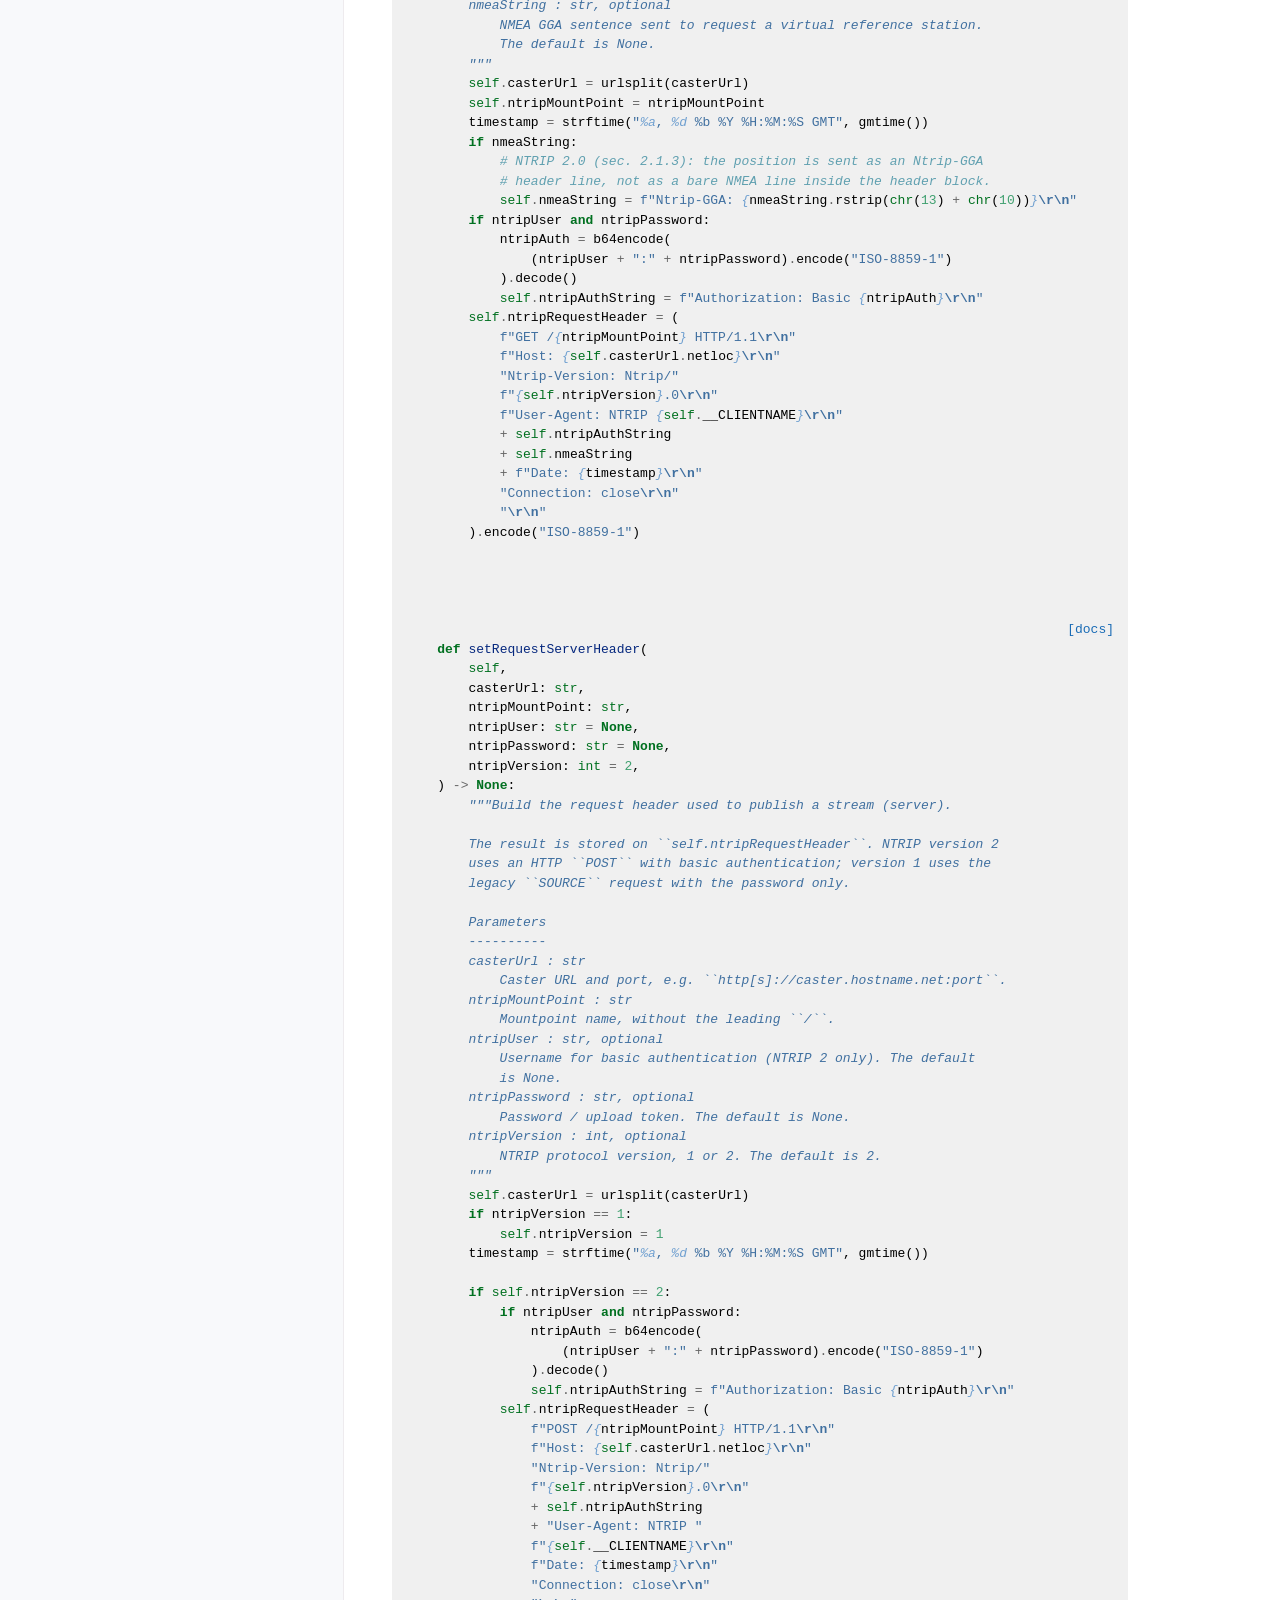
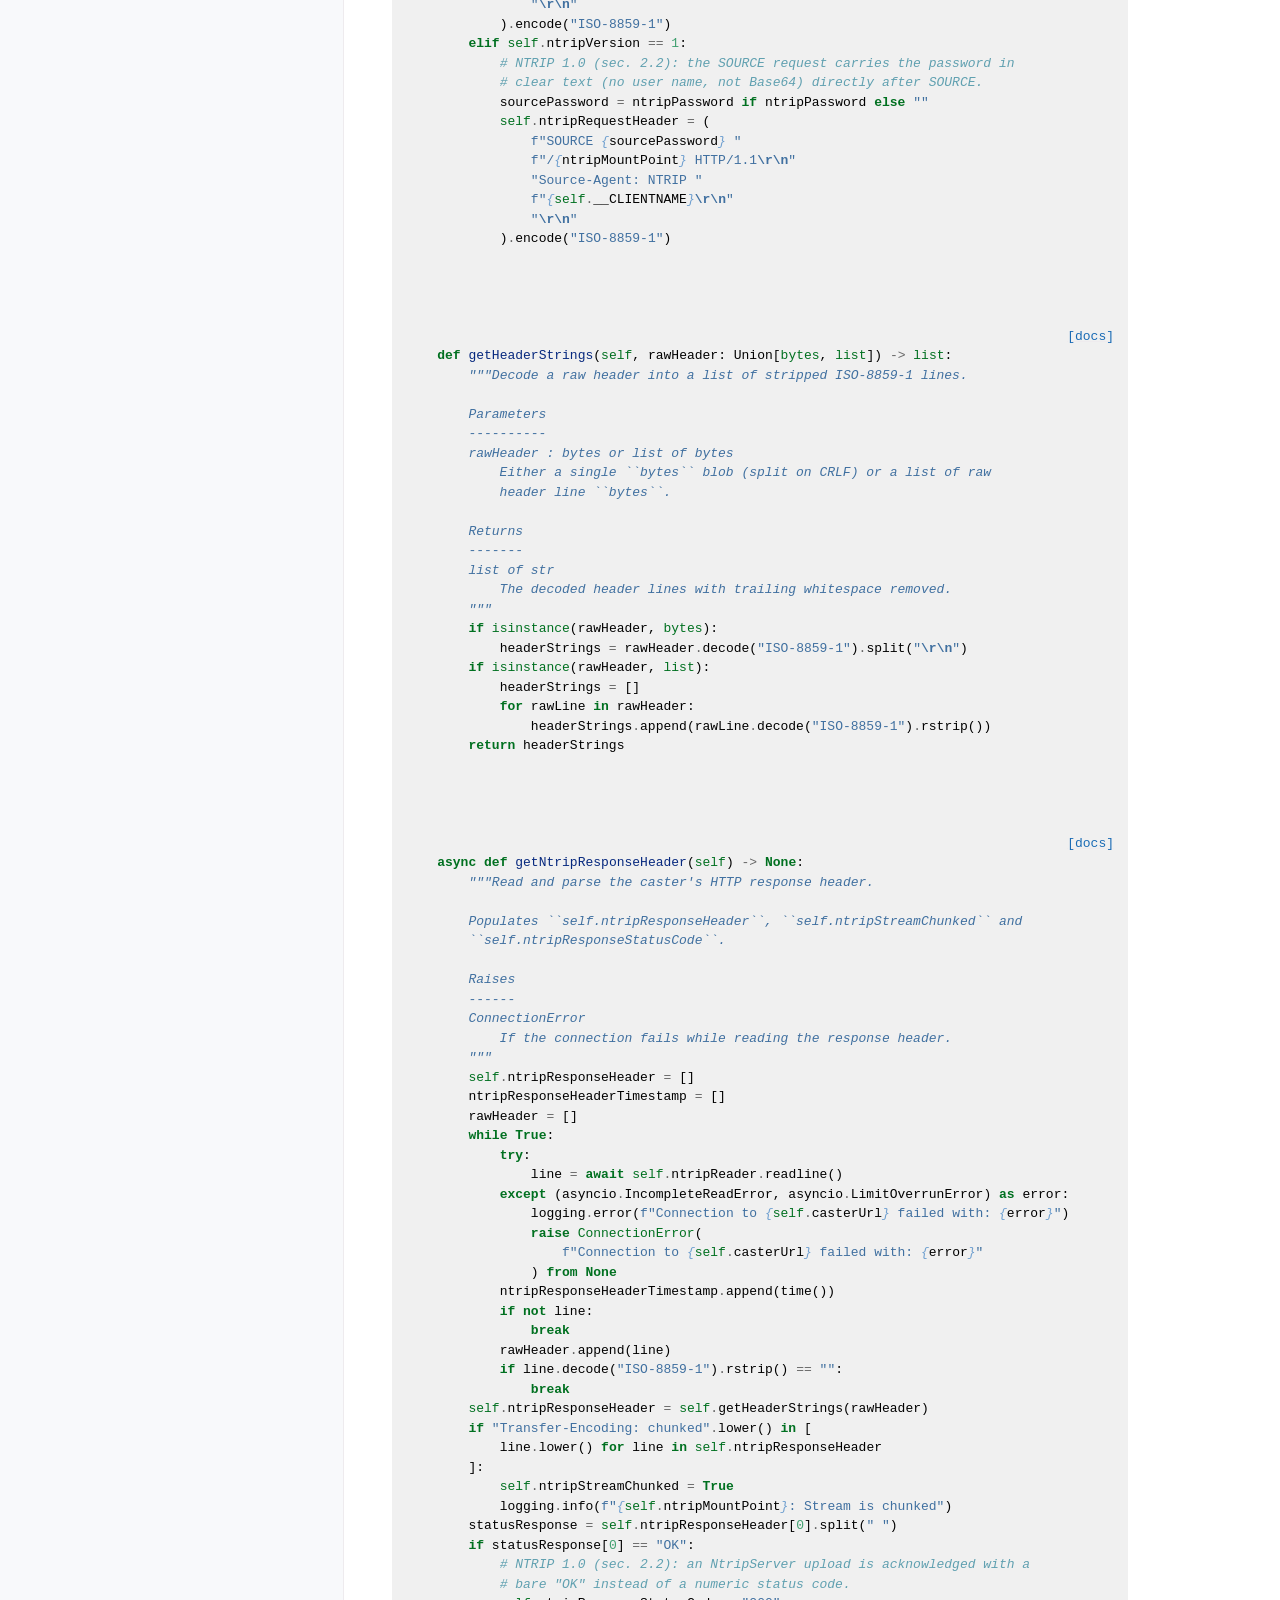
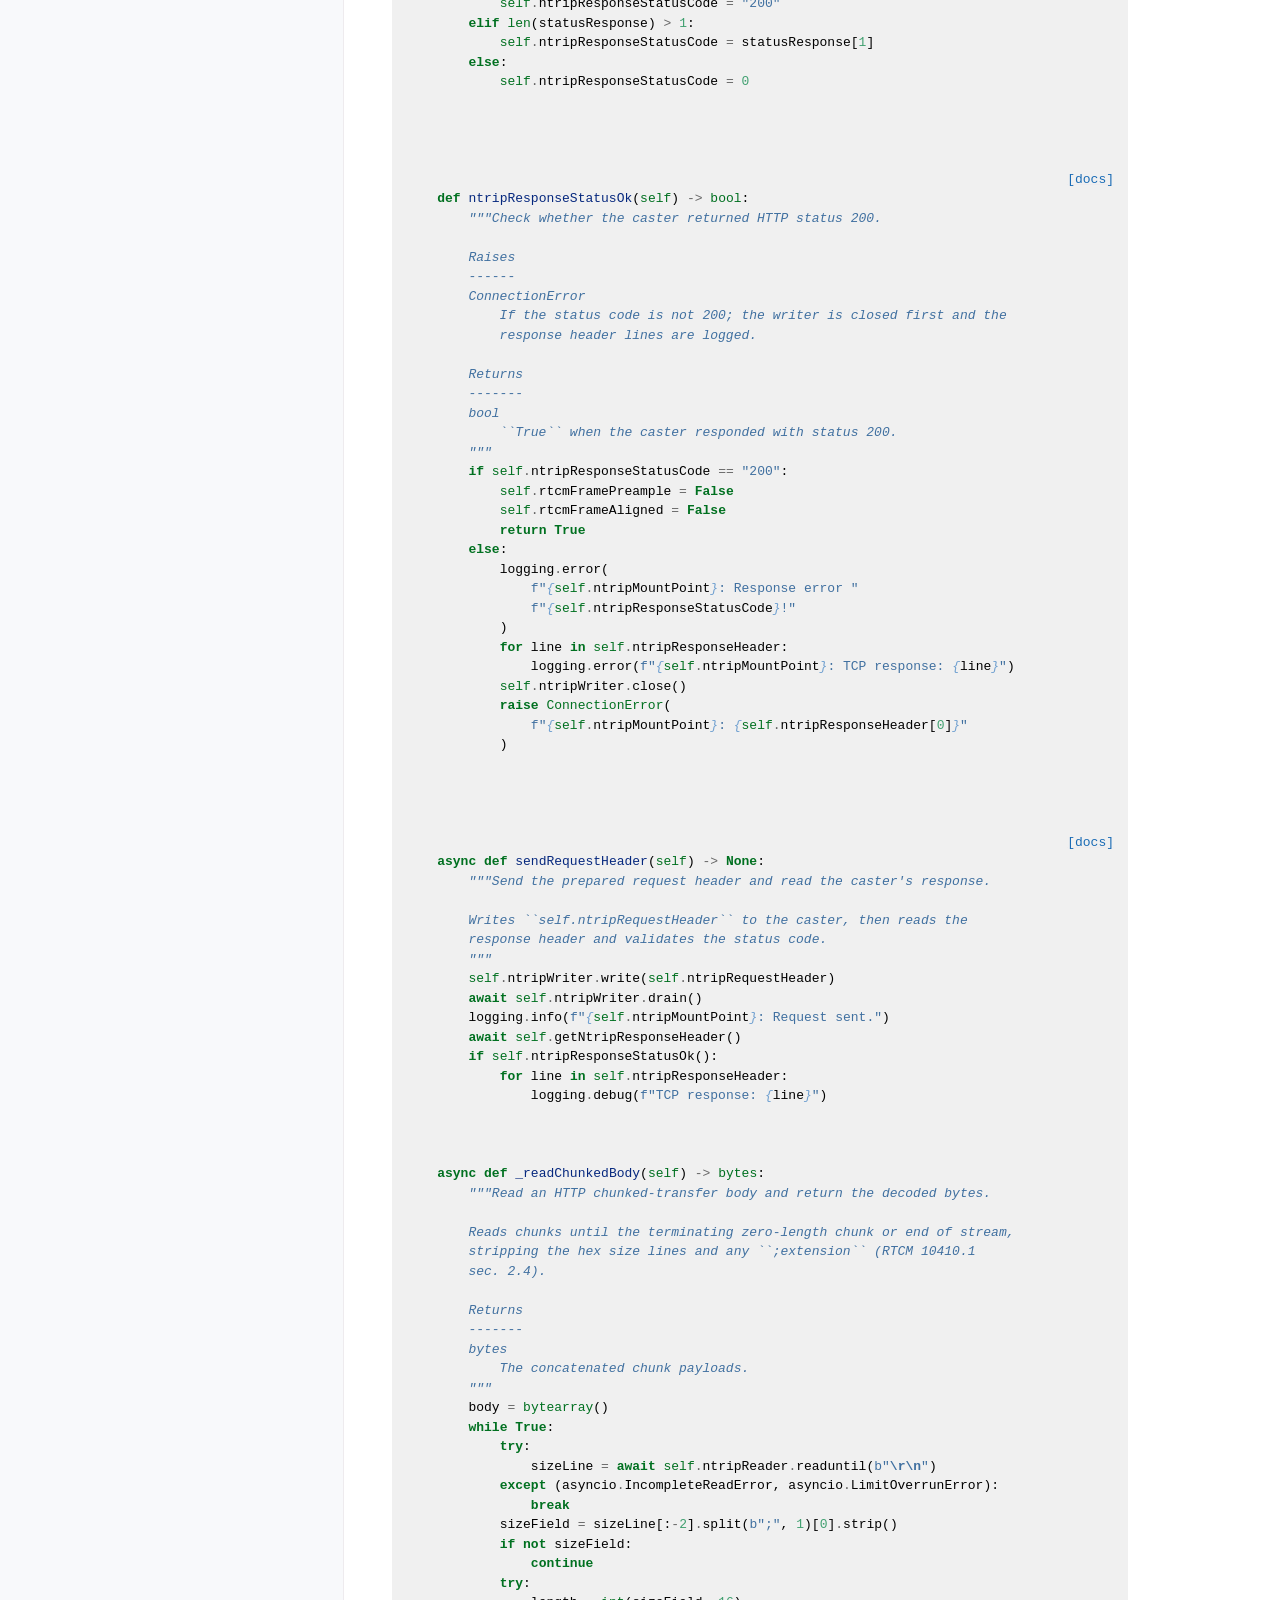
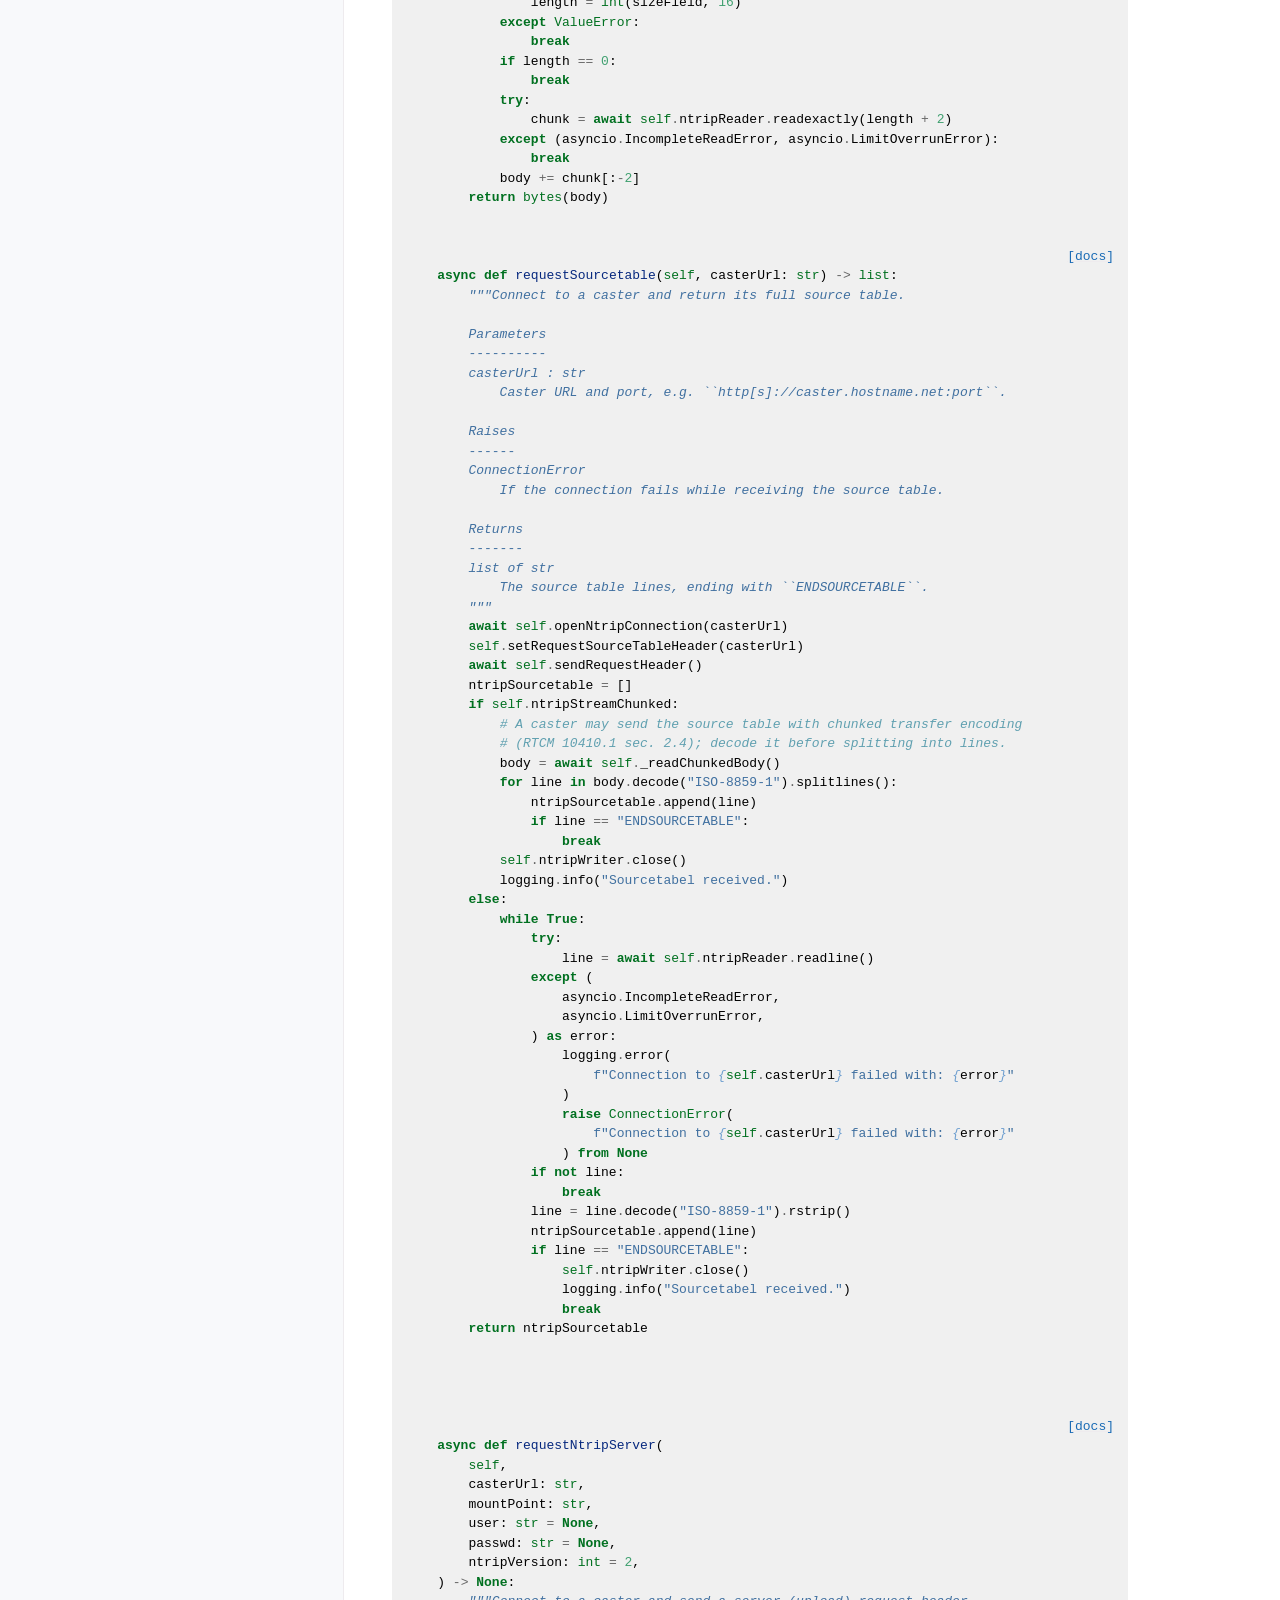
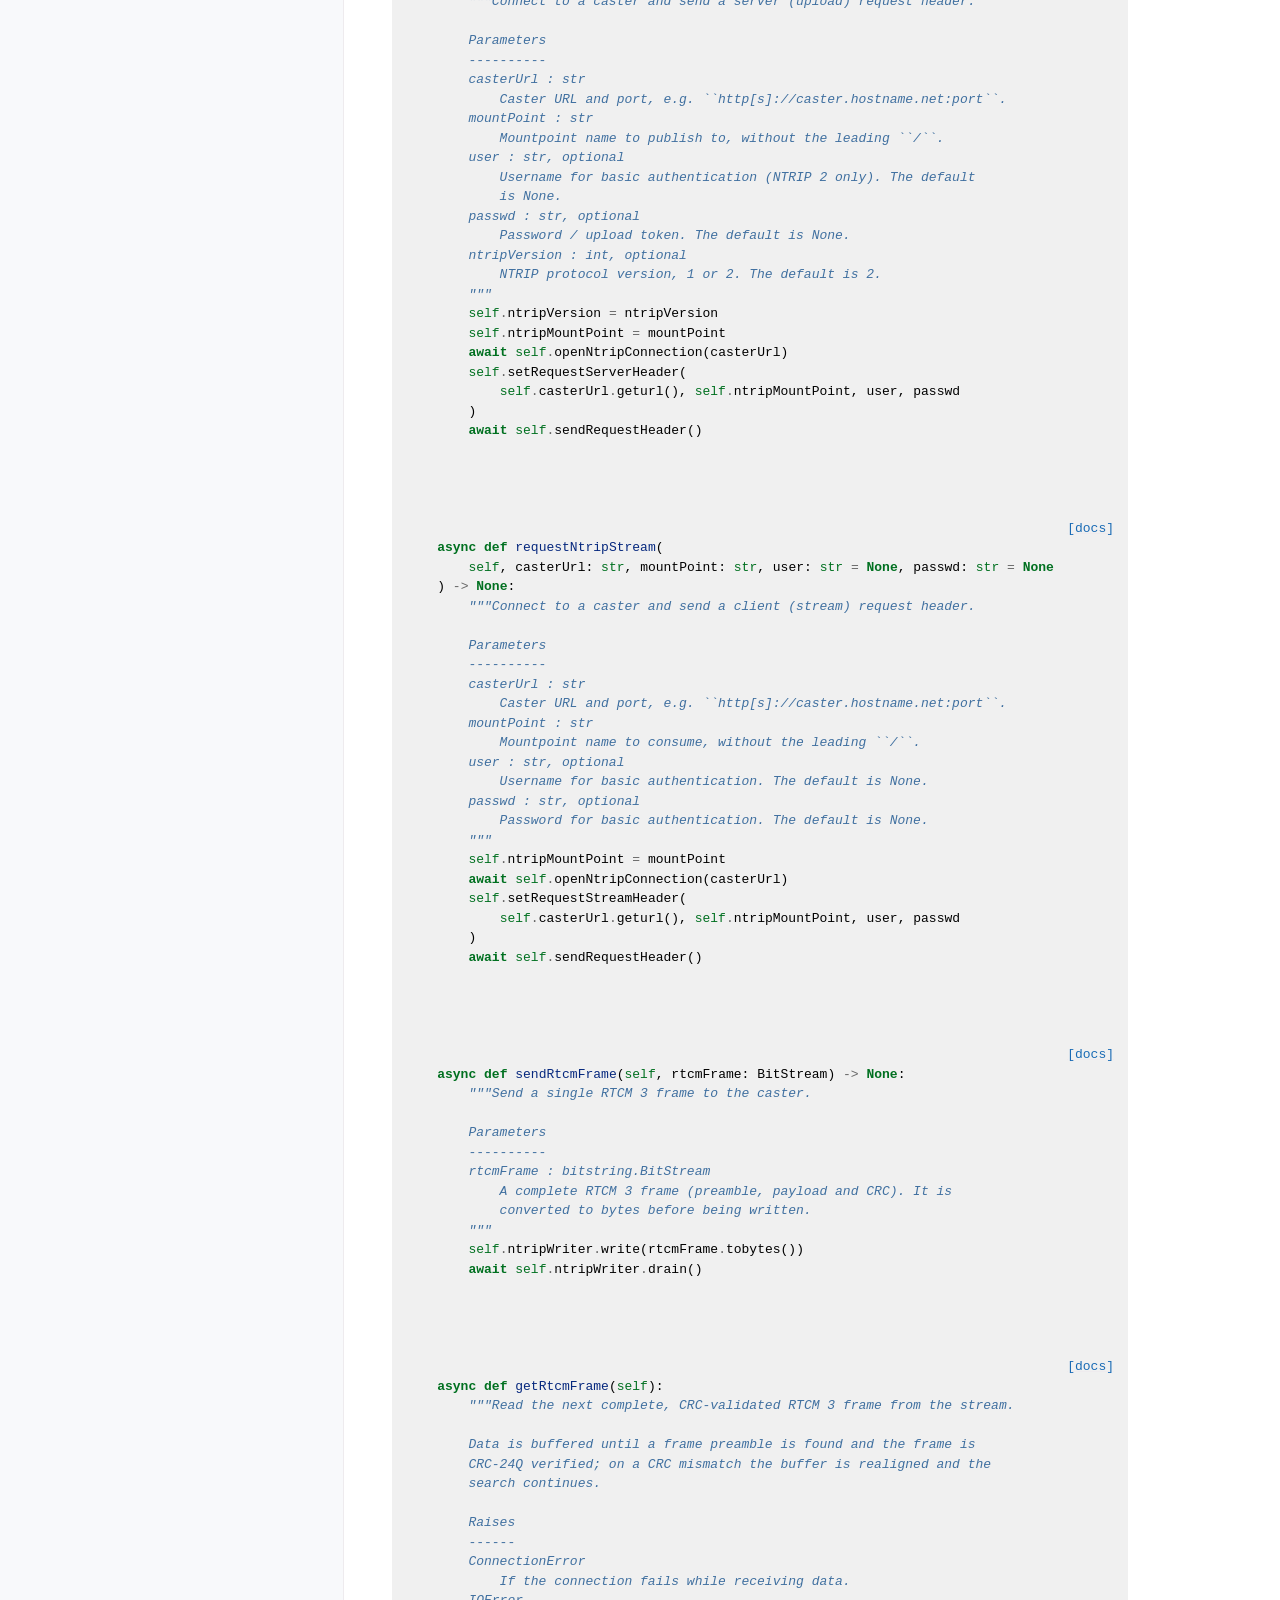
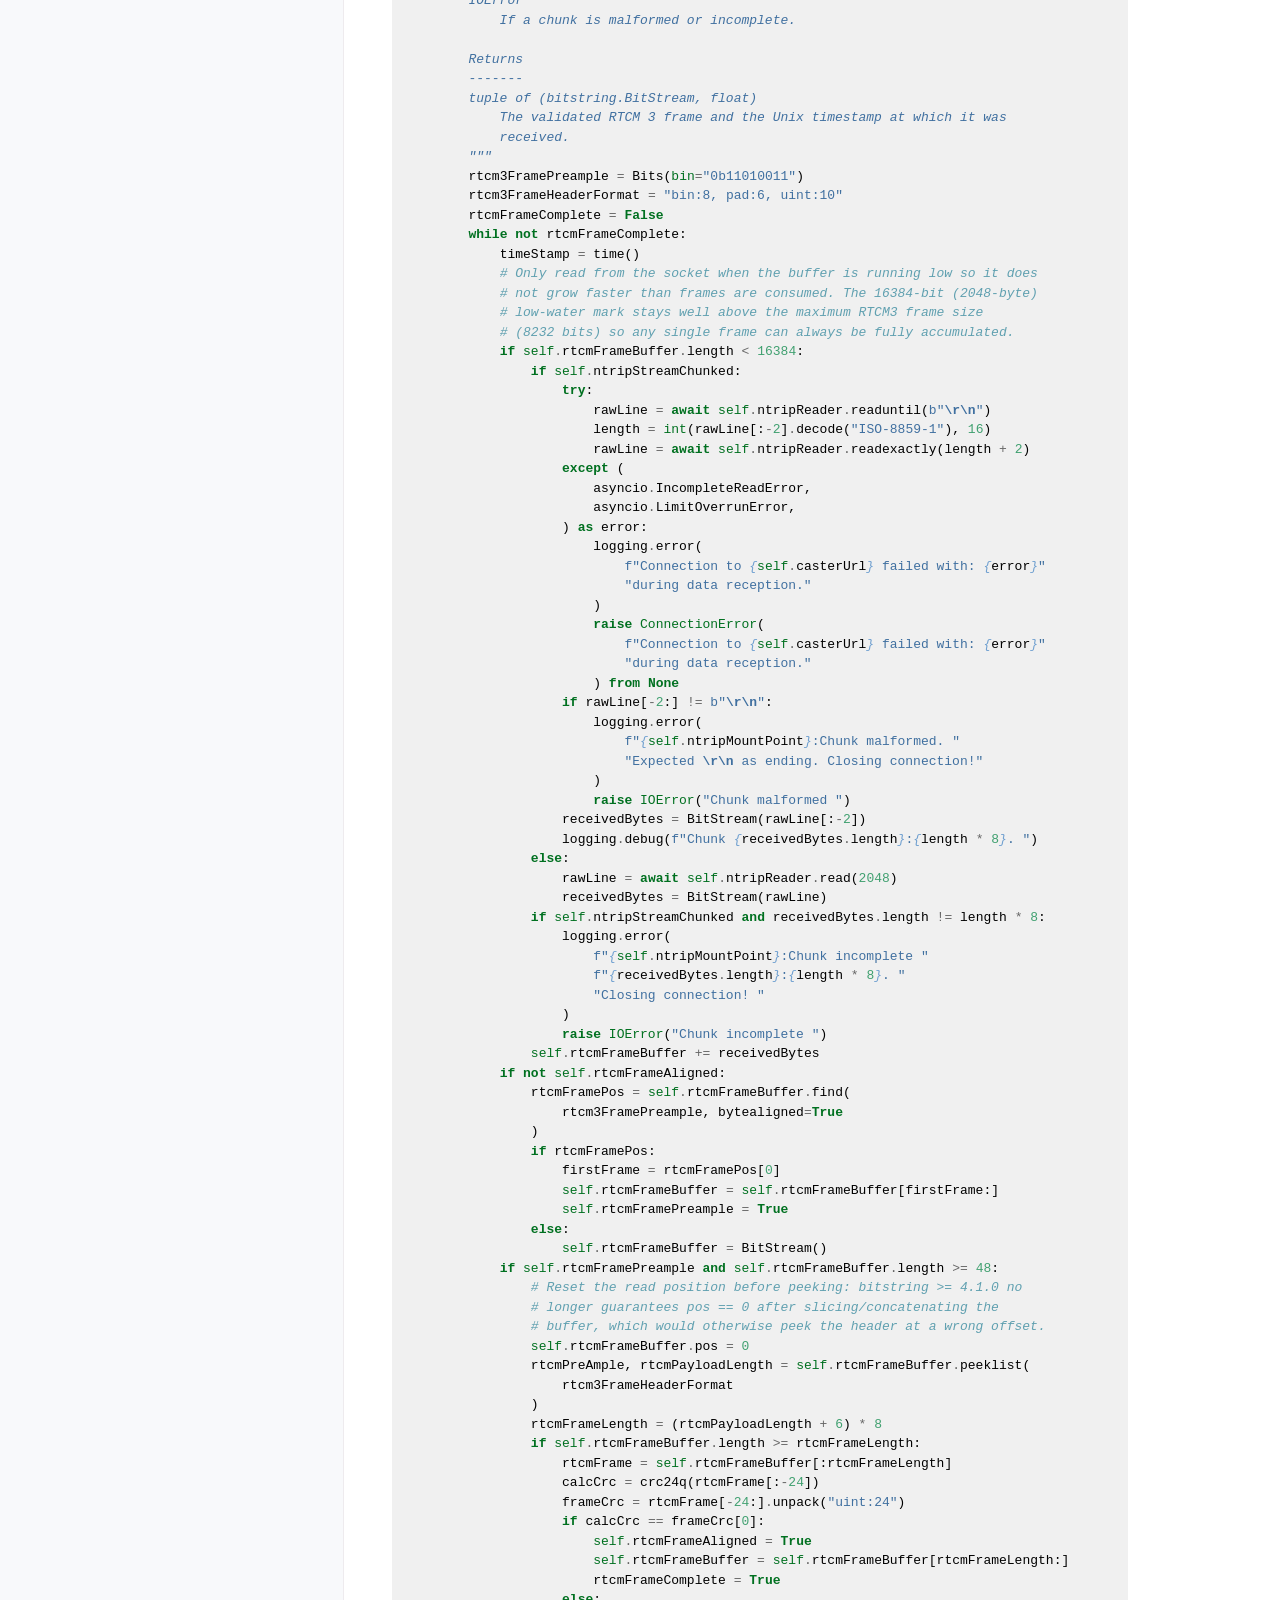
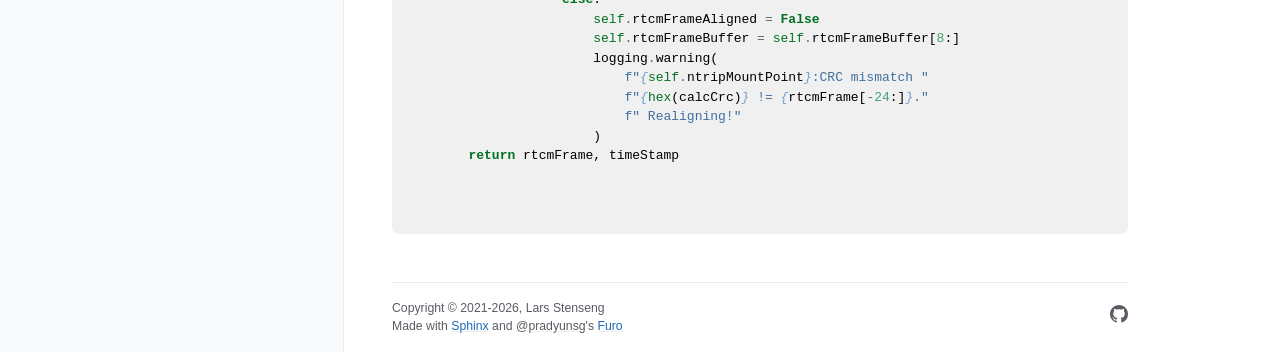
<file: _modules/ntripstreams/ntripstreams.html>
<!doctype html>
<html class="no-js" lang="en" data-content_root="../../">
  <head><meta charset="utf-8">
    <meta name="viewport" content="width=device-width,initial-scale=1">
    <meta name="color-scheme" content="light dark"><link rel="index" title="Index" href="../../genindex.html"><link rel="search" title="Search" href="../../search.html">

    <!-- Generated with Sphinx 9.1.0 and Furo 2025.12.19 -->
        <title>ntripstreams.ntripstreams - ntripstreams 0.3.5</title>
      <link rel="stylesheet" type="text/css" href="../../_static/pygments.css?v=d75fae25" />
    <link rel="stylesheet" type="text/css" href="../../_static/styles/furo.css?v=7bdb33bb" />
    <link rel="stylesheet" type="text/css" href="../../_static/graphviz.css?v=4ae1632d" />
    <link rel="stylesheet" type="text/css" href="../../_static/styles/furo-extensions.css?v=8dab3a3b" />
    <link rel="stylesheet" type="text/css" href="../../_static/custom.css?v=bca9b829" />
    
    


<style>
  body {
    --color-code-background: #f0f0f0;
  --color-code-foreground: black;
  --color-brand-primary: #1a6bb5;
  --color-brand-content: #1a6bb5;
  
  }
  @media not print {
    body[data-theme="dark"] {
      --color-code-background: #272822;
  --color-code-foreground: #f8f8f2;
  --color-brand-primary: #5aa9e6;
  --color-brand-content: #5aa9e6;
  
    }
    @media (prefers-color-scheme: dark) {
      body:not([data-theme="light"]) {
        --color-code-background: #272822;
  --color-code-foreground: #f8f8f2;
  --color-brand-primary: #5aa9e6;
  --color-brand-content: #5aa9e6;
  
      }
    }
  }
</style></head>
  <body>
    
    <script>
      document.body.dataset.theme = localStorage.getItem("theme") || "auto";
    </script>
    

<svg xmlns="http://www.w3.org/2000/svg" style="display: none;">
  <symbol id="svg-toc" viewBox="0 0 24 24">
    <title>Contents</title>
    <svg stroke="currentColor" fill="currentColor" stroke-width="0" viewBox="0 0 1024 1024">
      <path d="M408 442h480c4.4 0 8-3.6 8-8v-56c0-4.4-3.6-8-8-8H408c-4.4 0-8 3.6-8 8v56c0 4.4 3.6 8 8 8zm-8 204c0 4.4 3.6 8 8 8h480c4.4 0 8-3.6 8-8v-56c0-4.4-3.6-8-8-8H408c-4.4 0-8 3.6-8 8v56zm504-486H120c-4.4 0-8 3.6-8 8v56c0 4.4 3.6 8 8 8h784c4.4 0 8-3.6 8-8v-56c0-4.4-3.6-8-8-8zm0 632H120c-4.4 0-8 3.6-8 8v56c0 4.4 3.6 8 8 8h784c4.4 0 8-3.6 8-8v-56c0-4.4-3.6-8-8-8zM115.4 518.9L271.7 642c5.8 4.6 14.4.5 14.4-6.9V388.9c0-7.4-8.5-11.5-14.4-6.9L115.4 505.1a8.74 8.74 0 0 0 0 13.8z"/>
    </svg>
  </symbol>
  <symbol id="svg-menu" viewBox="0 0 24 24">
    <title>Menu</title>
    <svg xmlns="http://www.w3.org/2000/svg" viewBox="0 0 24 24" fill="none" stroke="currentColor"
      stroke-width="2" stroke-linecap="round" stroke-linejoin="round" class="feather-menu">
      <line x1="3" y1="12" x2="21" y2="12"></line>
      <line x1="3" y1="6" x2="21" y2="6"></line>
      <line x1="3" y1="18" x2="21" y2="18"></line>
    </svg>
  </symbol>
  <symbol id="svg-arrow-right" viewBox="0 0 24 24">
    <title>Expand</title>
    <svg xmlns="http://www.w3.org/2000/svg" viewBox="0 0 24 24" fill="none" stroke="currentColor"
      stroke-width="2" stroke-linecap="round" stroke-linejoin="round" class="feather-chevron-right">
      <polyline points="9 18 15 12 9 6"></polyline>
    </svg>
  </symbol>
  <symbol id="svg-sun" viewBox="0 0 24 24">
    <title>Light mode</title>
    <svg xmlns="http://www.w3.org/2000/svg" viewBox="0 0 24 24" fill="none" stroke="currentColor"
      stroke-width="1" stroke-linecap="round" stroke-linejoin="round" class="feather-sun">
      <circle cx="12" cy="12" r="5"></circle>
      <line x1="12" y1="1" x2="12" y2="3"></line>
      <line x1="12" y1="21" x2="12" y2="23"></line>
      <line x1="4.22" y1="4.22" x2="5.64" y2="5.64"></line>
      <line x1="18.36" y1="18.36" x2="19.78" y2="19.78"></line>
      <line x1="1" y1="12" x2="3" y2="12"></line>
      <line x1="21" y1="12" x2="23" y2="12"></line>
      <line x1="4.22" y1="19.78" x2="5.64" y2="18.36"></line>
      <line x1="18.36" y1="5.64" x2="19.78" y2="4.22"></line>
    </svg>
  </symbol>
  <symbol id="svg-moon" viewBox="0 0 24 24">
    <title>Dark mode</title>
    <svg xmlns="http://www.w3.org/2000/svg" viewBox="0 0 24 24" fill="none" stroke="currentColor"
      stroke-width="1" stroke-linecap="round" stroke-linejoin="round" class="icon-tabler-moon">
      <path stroke="none" d="M0 0h24v24H0z" fill="none" />
      <path d="M12 3c.132 0 .263 0 .393 0a7.5 7.5 0 0 0 7.92 12.446a9 9 0 1 1 -8.313 -12.454z" />
    </svg>
  </symbol>
  <symbol id="svg-sun-with-moon" viewBox="0 0 24 24">
    <title>Auto light/dark, in light mode</title>
    <svg xmlns="http://www.w3.org/2000/svg" viewBox="0 0 24 24" fill="none" stroke="currentColor"
      stroke-width="1" stroke-linecap="round" stroke-linejoin="round"
      class="icon-custom-derived-from-feather-sun-and-tabler-moon">
      <path style="opacity: 50%" d="M 5.411 14.504 C 5.471 14.504 5.532 14.504 5.591 14.504 C 3.639 16.319 4.383 19.569 6.931 20.352 C 7.693 20.586 8.512 20.551 9.25 20.252 C 8.023 23.207 4.056 23.725 2.11 21.184 C 0.166 18.642 1.702 14.949 4.874 14.536 C 5.051 14.512 5.231 14.5 5.411 14.5 L 5.411 14.504 Z"/>
      <line x1="14.5" y1="3.25" x2="14.5" y2="1.25"/>
      <line x1="14.5" y1="15.85" x2="14.5" y2="17.85"/>
      <line x1="10.044" y1="5.094" x2="8.63" y2="3.68"/>
      <line x1="19" y1="14.05" x2="20.414" y2="15.464"/>
      <line x1="8.2" y1="9.55" x2="6.2" y2="9.55"/>
      <line x1="20.8" y1="9.55" x2="22.8" y2="9.55"/>
      <line x1="10.044" y1="14.006" x2="8.63" y2="15.42"/>
      <line x1="19" y1="5.05" x2="20.414" y2="3.636"/>
      <circle cx="14.5" cy="9.55" r="3.6"/>
    </svg>
  </symbol>
  <symbol id="svg-moon-with-sun" viewBox="0 0 24 24">
    <title>Auto light/dark, in dark mode</title>
    <svg xmlns="http://www.w3.org/2000/svg" viewBox="0 0 24 24" fill="none" stroke="currentColor"
      stroke-width="1" stroke-linecap="round" stroke-linejoin="round"
      class="icon-custom-derived-from-feather-sun-and-tabler-moon">
      <path d="M 8.282 7.007 C 8.385 7.007 8.494 7.007 8.595 7.007 C 5.18 10.184 6.481 15.869 10.942 17.24 C 12.275 17.648 13.706 17.589 15 17.066 C 12.851 22.236 5.91 23.143 2.505 18.696 C -0.897 14.249 1.791 7.786 7.342 7.063 C 7.652 7.021 7.965 7 8.282 7 L 8.282 7.007 Z"/>
      <line style="opacity: 50%" x1="18" y1="3.705" x2="18" y2="2.5"/>
      <line style="opacity: 50%" x1="18" y1="11.295" x2="18" y2="12.5"/>
      <line style="opacity: 50%" x1="15.316" y1="4.816" x2="14.464" y2="3.964"/>
      <line style="opacity: 50%" x1="20.711" y1="10.212" x2="21.563" y2="11.063"/>
      <line style="opacity: 50%" x1="14.205" y1="7.5" x2="13.001" y2="7.5"/>
      <line style="opacity: 50%" x1="21.795" y1="7.5" x2="23" y2="7.5"/>
      <line style="opacity: 50%" x1="15.316" y1="10.184" x2="14.464" y2="11.036"/>
      <line style="opacity: 50%" x1="20.711" y1="4.789" x2="21.563" y2="3.937"/>
      <circle style="opacity: 50%" cx="18" cy="7.5" r="2.169"/>
    </svg>
  </symbol>
  <symbol id="svg-pencil" viewBox="0 0 24 24">
    <svg xmlns="http://www.w3.org/2000/svg" viewBox="0 0 24 24" fill="none" stroke="currentColor"
      stroke-width="1" stroke-linecap="round" stroke-linejoin="round" class="icon-tabler-pencil-code">
      <path d="M4 20h4l10.5 -10.5a2.828 2.828 0 1 0 -4 -4l-10.5 10.5v4" />
      <path d="M13.5 6.5l4 4" />
      <path d="M20 21l2 -2l-2 -2" />
      <path d="M17 17l-2 2l2 2" />
    </svg>
  </symbol>
  <symbol id="svg-eye" viewBox="0 0 24 24">
    <svg xmlns="http://www.w3.org/2000/svg" viewBox="0 0 24 24" fill="none" stroke="currentColor"
      stroke-width="1" stroke-linecap="round" stroke-linejoin="round" class="icon-tabler-eye-code">
      <path stroke="none" d="M0 0h24v24H0z" fill="none" />
      <path d="M10 12a2 2 0 1 0 4 0a2 2 0 0 0 -4 0" />
      <path
        d="M11.11 17.958c-3.209 -.307 -5.91 -2.293 -8.11 -5.958c2.4 -4 5.4 -6 9 -6c3.6 0 6.6 2 9 6c-.21 .352 -.427 .688 -.647 1.008" />
      <path d="M20 21l2 -2l-2 -2" />
      <path d="M17 17l-2 2l2 2" />
    </svg>
  </symbol>
</svg>

<input type="checkbox" class="sidebar-toggle" name="__navigation" id="__navigation" aria-label="Toggle site navigation sidebar">
<input type="checkbox" class="sidebar-toggle" name="__toc" id="__toc" aria-label="Toggle table of contents sidebar">
<label class="overlay sidebar-overlay" for="__navigation"></label>
<label class="overlay toc-overlay" for="__toc"></label>

<a class="skip-to-content muted-link" href="#furo-main-content">Skip to content</a>



<div class="page">
  <header class="mobile-header">
    <div class="header-left">
      <label class="nav-overlay-icon" for="__navigation">
        <span class="icon"><svg><use href="#svg-menu"></use></svg></span>
      </label>
    </div>
    <div class="header-center">
      <a href="../../index.html"><div class="brand">ntripstreams 0.3.5</div></a>
    </div>
    <div class="header-right">
      <div class="theme-toggle-container theme-toggle-header">
        <button class="theme-toggle" aria-label="Toggle Light / Dark / Auto color theme">
          <svg class="theme-icon-when-auto-light"><use href="#svg-sun-with-moon"></use></svg>
          <svg class="theme-icon-when-auto-dark"><use href="#svg-moon-with-sun"></use></svg>
          <svg class="theme-icon-when-dark"><use href="#svg-moon"></use></svg>
          <svg class="theme-icon-when-light"><use href="#svg-sun"></use></svg>
        </button>
      </div>
      <label class="toc-overlay-icon toc-header-icon no-toc" for="__toc">
        <span class="icon"><svg><use href="#svg-toc"></use></svg></span>
      </label>
    </div>
  </header>
  <aside class="sidebar-drawer">
    <div class="sidebar-container">
      
      <div class="sidebar-sticky"><a class="sidebar-brand" href="../../index.html">
  
  <span class="sidebar-brand-text">ntripstreams 0.3.5</span>
  
</a><form class="sidebar-search-container" method="get" action="../../search.html" role="search">
  <input class="sidebar-search" placeholder="Search" name="q" aria-label="Search">
  <input type="hidden" name="check_keywords" value="yes">
  <input type="hidden" name="area" value="default">
</form>
<div id="searchbox"></div><div class="sidebar-scroll"><div class="sidebar-tree">
  <p class="caption" role="heading"><span class="caption-text">Contents:</span></p>
<ul>
<li class="toctree-l1"><a class="reference internal" href="../../install.html">Installation</a></li>
<li class="toctree-l1"><a class="reference internal" href="../../ntripstreams.html">ntripstreams</a></li>
</ul>

</div>
</div>

      </div>
      
    </div>
  </aside>
  <div class="main">
    <div class="content">
      <div class="article-container">
        <a href="#" class="back-to-top muted-link">
          <svg xmlns="http://www.w3.org/2000/svg" viewBox="0 0 24 24">
            <path d="M13 20h-2V8l-5.5 5.5-1.42-1.42L12 4.16l7.92 7.92-1.42 1.42L13 8v12z"></path>
          </svg>
          <span>Back to top</span>
        </a>
        <div class="content-icon-container">
          <div class="theme-toggle-container theme-toggle-content">
            <button class="theme-toggle" aria-label="Toggle Light / Dark / Auto color theme">
              <svg class="theme-icon-when-auto-light"><use href="#svg-sun-with-moon"></use></svg>
              <svg class="theme-icon-when-auto-dark"><use href="#svg-moon-with-sun"></use></svg>
              <svg class="theme-icon-when-dark"><use href="#svg-moon"></use></svg>
              <svg class="theme-icon-when-light"><use href="#svg-sun"></use></svg>
            </button>
          </div>
          <label class="toc-overlay-icon toc-content-icon no-toc" for="__toc">
            <span class="icon"><svg><use href="#svg-toc"></use></svg></span>
          </label>
        </div>
        <article role="main" id="furo-main-content">
          <h1>Source code for ntripstreams.ntripstreams</h1><div class="highlight"><pre>
<span></span><span class="ch">#!/usr/bin/env python3</span>
<span class="c1"># -*- coding: utf-8 -*-</span>
<span class="sd">&quot;&quot;&quot;Asynchronous NTRIP client/server communication.</span>

<span class="sd">Defines :class:`NtripStream`, an ``asyncio``-based class for connecting to an</span>
<span class="sd">NTRIP caster, requesting source tables and streams, publishing as a server, and</span>
<span class="sd">framing RTCM 3 messages from the received byte stream.</span>

<span class="sd">@author: Lars Stenseng</span>
<span class="sd">@mail: lars@stenseng.net</span>
<span class="sd">&quot;&quot;&quot;</span>

<span class="kn">import</span><span class="w"> </span><span class="nn">asyncio</span>
<span class="kn">import</span><span class="w"> </span><span class="nn">logging</span>
<span class="kn">from</span><span class="w"> </span><span class="nn">base64</span><span class="w"> </span><span class="kn">import</span> <span class="n">b64encode</span>
<span class="kn">from</span><span class="w"> </span><span class="nn">time</span><span class="w"> </span><span class="kn">import</span> <span class="n">gmtime</span><span class="p">,</span> <span class="n">strftime</span><span class="p">,</span> <span class="n">time</span>
<span class="kn">from</span><span class="w"> </span><span class="nn">typing</span><span class="w"> </span><span class="kn">import</span> <span class="n">Union</span>
<span class="kn">from</span><span class="w"> </span><span class="nn">urllib.parse</span><span class="w"> </span><span class="kn">import</span> <span class="n">urlsplit</span>

<span class="kn">from</span><span class="w"> </span><span class="nn">bitstring</span><span class="w"> </span><span class="kn">import</span> <span class="n">Bits</span><span class="p">,</span> <span class="n">BitStream</span>

<span class="kn">from</span><span class="w"> </span><span class="nn">ntripstreams.__version__</span><span class="w"> </span><span class="kn">import</span> <span class="n">__version__</span>
<span class="kn">from</span><span class="w"> </span><span class="nn">ntripstreams.crc</span><span class="w"> </span><span class="kn">import</span> <span class="n">crc24q</span>


<div class="viewcode-block" id="NtripStream">
<a class="viewcode-back" href="../../ntripstreams.html#ntripstreams.NtripStream">[docs]</a>
<span class="k">class</span><span class="w"> </span><span class="nc">NtripStream</span><span class="p">:</span>
<span class="w">    </span><span class="sd">&quot;&quot;&quot;An asyncio NTRIP client and server connection.</span>

<span class="sd">    A single instance holds the connection to one caster and the state used</span>
<span class="sd">    while framing RTCM 3 messages. Typical client use is to call</span>
<span class="sd">    :meth:`requestSourcetable` to list mountpoints, or</span>
<span class="sd">    :meth:`requestNtripStream` followed by repeated :meth:`getRtcmFrame` calls</span>
<span class="sd">    to read the stream. Server use publishes with :meth:`requestNtripServer`</span>
<span class="sd">    and :meth:`sendRtcmFrame`.</span>
<span class="sd">    &quot;&quot;&quot;</span>

    <span class="k">def</span><span class="w"> </span><span class="fm">__init__</span><span class="p">(</span><span class="bp">self</span><span class="p">):</span>
        <span class="bp">self</span><span class="o">.</span><span class="n">__CLIENTVERSION</span> <span class="o">=</span> <span class="n">__version__</span>
        <span class="bp">self</span><span class="o">.</span><span class="n">__CLIENTNAME</span> <span class="o">=</span> <span class="s2">&quot;Bedrock_Solutions_NtripClient/&quot;</span> <span class="o">+</span> <span class="sa">f</span><span class="s2">&quot;</span><span class="si">{</span><span class="bp">self</span><span class="o">.</span><span class="n">__CLIENTVERSION</span><span class="si">}</span><span class="s2">&quot;</span>
        <span class="bp">self</span><span class="o">.</span><span class="n">casterUrl</span> <span class="o">=</span> <span class="kc">None</span>
        <span class="bp">self</span><span class="o">.</span><span class="n">ntripWriter</span> <span class="o">=</span> <span class="kc">None</span>
        <span class="bp">self</span><span class="o">.</span><span class="n">ntripReader</span> <span class="o">=</span> <span class="kc">None</span>
        <span class="bp">self</span><span class="o">.</span><span class="n">ntripVersion</span> <span class="o">=</span> <span class="mi">2</span>
        <span class="bp">self</span><span class="o">.</span><span class="n">ntripMountPoint</span> <span class="o">=</span> <span class="kc">None</span>
        <span class="bp">self</span><span class="o">.</span><span class="n">ntripAuthString</span> <span class="o">=</span> <span class="s2">&quot;&quot;</span>
        <span class="bp">self</span><span class="o">.</span><span class="n">ntripRequestHeader</span> <span class="o">=</span> <span class="s2">&quot;&quot;</span>
        <span class="bp">self</span><span class="o">.</span><span class="n">ntripResponseHeader</span> <span class="o">=</span> <span class="p">[]</span>
        <span class="bp">self</span><span class="o">.</span><span class="n">ntripResponseStatusCode</span> <span class="o">=</span> <span class="kc">None</span>
        <span class="bp">self</span><span class="o">.</span><span class="n">ntripStreamChunked</span> <span class="o">=</span> <span class="kc">False</span>
        <span class="bp">self</span><span class="o">.</span><span class="n">nmeaString</span> <span class="o">=</span> <span class="s2">&quot;&quot;</span>
        <span class="bp">self</span><span class="o">.</span><span class="n">rtcmFrameBuffer</span> <span class="o">=</span> <span class="n">BitStream</span><span class="p">()</span>
        <span class="bp">self</span><span class="o">.</span><span class="n">rtcmFramePreample</span> <span class="o">=</span> <span class="kc">False</span>
        <span class="bp">self</span><span class="o">.</span><span class="n">rtcmFrameAligned</span> <span class="o">=</span> <span class="kc">False</span>

<div class="viewcode-block" id="NtripStream.openNtripConnection">
<a class="viewcode-back" href="../../ntripstreams.html#ntripstreams.NtripStream.openNtripConnection">[docs]</a>
    <span class="k">async</span> <span class="k">def</span><span class="w"> </span><span class="nf">openNtripConnection</span><span class="p">(</span><span class="bp">self</span><span class="p">,</span> <span class="n">casterUrl</span><span class="p">:</span> <span class="nb">str</span><span class="p">)</span> <span class="o">-&gt;</span> <span class="nb">bool</span><span class="p">:</span>
<span class="w">        </span><span class="sd">&quot;&quot;&quot;Open a TCP (or TLS) connection to an NTRIP caster.</span>

<span class="sd">        Parameters</span>
<span class="sd">        ----------</span>
<span class="sd">        casterUrl : str</span>
<span class="sd">            Caster URL and port, e.g. ``http[s]://caster.hostname.net:port``.</span>
<span class="sd">            The ``https`` scheme opens a TLS connection.</span>

<span class="sd">        Raises</span>
<span class="sd">        ------</span>
<span class="sd">        TimeoutError</span>
<span class="sd">            If the connection attempt times out.</span>
<span class="sd">        OSError</span>
<span class="sd">            If the connection cannot be established.</span>

<span class="sd">        Returns</span>
<span class="sd">        -------</span>
<span class="sd">        bool</span>
<span class="sd">            ``True`` once the connection is open and ready to write.</span>
<span class="sd">        &quot;&quot;&quot;</span>
        <span class="bp">self</span><span class="o">.</span><span class="n">casterUrl</span> <span class="o">=</span> <span class="n">urlsplit</span><span class="p">(</span><span class="n">casterUrl</span><span class="p">)</span>
        <span class="k">try</span><span class="p">:</span>
            <span class="k">if</span> <span class="bp">self</span><span class="o">.</span><span class="n">casterUrl</span><span class="o">.</span><span class="n">scheme</span> <span class="o">==</span> <span class="s2">&quot;https&quot;</span><span class="p">:</span>
                <span class="bp">self</span><span class="o">.</span><span class="n">ntripReader</span><span class="p">,</span> <span class="bp">self</span><span class="o">.</span><span class="n">ntripWriter</span> <span class="o">=</span> <span class="k">await</span> <span class="n">asyncio</span><span class="o">.</span><span class="n">open_connection</span><span class="p">(</span>
                    <span class="bp">self</span><span class="o">.</span><span class="n">casterUrl</span><span class="o">.</span><span class="n">hostname</span><span class="p">,</span> <span class="bp">self</span><span class="o">.</span><span class="n">casterUrl</span><span class="o">.</span><span class="n">port</span><span class="p">,</span> <span class="n">ssl</span><span class="o">=</span><span class="kc">True</span>
                <span class="p">)</span>
            <span class="k">else</span><span class="p">:</span>
                <span class="bp">self</span><span class="o">.</span><span class="n">ntripReader</span><span class="p">,</span> <span class="bp">self</span><span class="o">.</span><span class="n">ntripWriter</span> <span class="o">=</span> <span class="k">await</span> <span class="n">asyncio</span><span class="o">.</span><span class="n">open_connection</span><span class="p">(</span>
                    <span class="bp">self</span><span class="o">.</span><span class="n">casterUrl</span><span class="o">.</span><span class="n">hostname</span><span class="p">,</span> <span class="bp">self</span><span class="o">.</span><span class="n">casterUrl</span><span class="o">.</span><span class="n">port</span>
                <span class="p">)</span>
        <span class="k">except</span> <span class="ne">TimeoutError</span> <span class="k">as</span> <span class="n">error</span><span class="p">:</span>
            <span class="n">logging</span><span class="o">.</span><span class="n">error</span><span class="p">(</span><span class="sa">f</span><span class="s2">&quot;Connection to </span><span class="si">{</span><span class="n">casterUrl</span><span class="si">}</span><span class="s2"> timed out: </span><span class="si">{</span><span class="n">error</span><span class="si">}</span><span class="s2">&quot;</span><span class="p">)</span>
            <span class="k">raise</span> <span class="ne">TimeoutError</span><span class="p">(</span>
                <span class="sa">f</span><span class="s2">&quot;Connection to </span><span class="si">{</span><span class="n">casterUrl</span><span class="si">}</span><span class="s2"> timed out: </span><span class="si">{</span><span class="n">error</span><span class="si">}</span><span class="s2">&quot;</span>
            <span class="p">)</span> <span class="kn">from</span><span class="w"> </span><span class="kc">None</span>
        <span class="k">except</span> <span class="ne">OSError</span> <span class="k">as</span> <span class="n">error</span><span class="p">:</span>
            <span class="n">logging</span><span class="o">.</span><span class="n">error</span><span class="p">(</span><span class="sa">f</span><span class="s2">&quot;Connection to </span><span class="si">{</span><span class="n">casterUrl</span><span class="si">}</span><span class="s2"> failed with: </span><span class="si">{</span><span class="n">error</span><span class="si">}</span><span class="s2">&quot;</span><span class="p">)</span>
            <span class="k">raise</span> <span class="ne">OSError</span><span class="p">(</span><span class="sa">f</span><span class="s2">&quot;Connection to </span><span class="si">{</span><span class="n">casterUrl</span><span class="si">}</span><span class="s2"> failed with: </span><span class="si">{</span><span class="n">error</span><span class="si">}</span><span class="s2">&quot;</span><span class="p">)</span> <span class="kn">from</span><span class="w"> </span><span class="kc">None</span>
        <span class="n">logging</span><span class="o">.</span><span class="n">info</span><span class="p">(</span>
            <span class="sa">f</span><span class="s2">&quot;</span><span class="si">{</span><span class="bp">self</span><span class="o">.</span><span class="n">ntripMountPoint</span><span class="si">}</span><span class="s2">: Connection to </span><span class="si">{</span><span class="n">casterUrl</span><span class="si">}</span><span class="s2"> open. &quot;</span>
            <span class="s2">&quot;Ready to write.&quot;</span>
        <span class="p">)</span>
        <span class="k">return</span> <span class="kc">True</span></div>


<div class="viewcode-block" id="NtripStream.setRequestSourceTableHeader">
<a class="viewcode-back" href="../../ntripstreams.html#ntripstreams.NtripStream.setRequestSourceTableHeader">[docs]</a>
    <span class="k">def</span><span class="w"> </span><span class="nf">setRequestSourceTableHeader</span><span class="p">(</span><span class="bp">self</span><span class="p">,</span> <span class="n">casterUrl</span><span class="p">:</span> <span class="nb">str</span><span class="p">)</span> <span class="o">-&gt;</span> <span class="kc">None</span><span class="p">:</span>
<span class="w">        </span><span class="sd">&quot;&quot;&quot;Build the request header used to fetch a caster&#39;s source table.</span>

<span class="sd">        The result is stored on ``self.ntripRequestHeader``.</span>

<span class="sd">        Parameters</span>
<span class="sd">        ----------</span>
<span class="sd">        casterUrl : str</span>
<span class="sd">            Caster URL and port, e.g. ``http[s]://caster.hostname.net:port``.</span>
<span class="sd">        &quot;&quot;&quot;</span>
        <span class="bp">self</span><span class="o">.</span><span class="n">casterUrl</span> <span class="o">=</span> <span class="n">urlsplit</span><span class="p">(</span><span class="n">casterUrl</span><span class="p">)</span>
        <span class="n">timestamp</span> <span class="o">=</span> <span class="n">strftime</span><span class="p">(</span><span class="s2">&quot;</span><span class="si">%a</span><span class="s2">, </span><span class="si">%d</span><span class="s2"> %b %Y %H:%M:%S GMT&quot;</span><span class="p">,</span> <span class="n">gmtime</span><span class="p">())</span>
        <span class="bp">self</span><span class="o">.</span><span class="n">ntripRequestHeader</span> <span class="o">=</span> <span class="p">(</span>
            <span class="sa">f</span><span class="s2">&quot;GET / HTTP/1.1</span><span class="se">\r\n</span><span class="s2">&quot;</span>
            <span class="sa">f</span><span class="s2">&quot;Host: </span><span class="si">{</span><span class="bp">self</span><span class="o">.</span><span class="n">casterUrl</span><span class="o">.</span><span class="n">netloc</span><span class="si">}</span><span class="se">\r\n</span><span class="s2">&quot;</span>
            <span class="sa">f</span><span class="s2">&quot;Ntrip-Version: Ntrip/&quot;</span>
            <span class="sa">f</span><span class="s2">&quot;</span><span class="si">{</span><span class="bp">self</span><span class="o">.</span><span class="n">ntripVersion</span><span class="si">}</span><span class="s2">.0</span><span class="se">\r\n</span><span class="s2">&quot;</span>
            <span class="sa">f</span><span class="s2">&quot;User-Agent: NTRIP </span><span class="si">{</span><span class="bp">self</span><span class="o">.</span><span class="n">__CLIENTNAME</span><span class="si">}</span><span class="se">\r\n</span><span class="s2">&quot;</span>
            <span class="sa">f</span><span class="s2">&quot;Date: </span><span class="si">{</span><span class="n">timestamp</span><span class="si">}</span><span class="se">\r\n</span><span class="s2">&quot;</span>
            <span class="sa">f</span><span class="s2">&quot;Connection: close</span><span class="se">\r\n</span><span class="s2">&quot;</span>
            <span class="sa">f</span><span class="s2">&quot;</span><span class="se">\r\n</span><span class="s2">&quot;</span>
        <span class="p">)</span><span class="o">.</span><span class="n">encode</span><span class="p">(</span><span class="s2">&quot;ISO-8859-1&quot;</span><span class="p">)</span></div>


<div class="viewcode-block" id="NtripStream.setRequestStreamHeader">
<a class="viewcode-back" href="../../ntripstreams.html#ntripstreams.NtripStream.setRequestStreamHeader">[docs]</a>
    <span class="k">def</span><span class="w"> </span><span class="nf">setRequestStreamHeader</span><span class="p">(</span>
        <span class="bp">self</span><span class="p">,</span>
        <span class="n">casterUrl</span><span class="p">:</span> <span class="nb">str</span><span class="p">,</span>
        <span class="n">ntripMountPoint</span><span class="p">:</span> <span class="nb">str</span><span class="p">,</span>
        <span class="n">ntripUser</span><span class="p">:</span> <span class="nb">str</span> <span class="o">=</span> <span class="kc">None</span><span class="p">,</span>
        <span class="n">ntripPassword</span><span class="p">:</span> <span class="nb">str</span> <span class="o">=</span> <span class="kc">None</span><span class="p">,</span>
        <span class="n">nmeaString</span><span class="p">:</span> <span class="nb">str</span> <span class="o">=</span> <span class="kc">None</span><span class="p">,</span>
    <span class="p">)</span> <span class="o">-&gt;</span> <span class="kc">None</span><span class="p">:</span>
<span class="w">        </span><span class="sd">&quot;&quot;&quot;Build the request header used to consume an NTRIP stream (client).</span>

<span class="sd">        The result is stored on ``self.ntripRequestHeader``.</span>

<span class="sd">        Parameters</span>
<span class="sd">        ----------</span>
<span class="sd">        casterUrl : str</span>
<span class="sd">            Caster URL and port, e.g. ``http[s]://caster.hostname.net:port``.</span>
<span class="sd">        ntripMountPoint : str</span>
<span class="sd">            Mountpoint name, without the leading ``/``.</span>
<span class="sd">        ntripUser : str, optional</span>
<span class="sd">            Username for basic authentication. The default is None.</span>
<span class="sd">        ntripPassword : str, optional</span>
<span class="sd">            Password for basic authentication. The default is None.</span>
<span class="sd">        nmeaString : str, optional</span>
<span class="sd">            NMEA GGA sentence sent to request a virtual reference station.</span>
<span class="sd">            The default is None.</span>
<span class="sd">        &quot;&quot;&quot;</span>
        <span class="bp">self</span><span class="o">.</span><span class="n">casterUrl</span> <span class="o">=</span> <span class="n">urlsplit</span><span class="p">(</span><span class="n">casterUrl</span><span class="p">)</span>
        <span class="bp">self</span><span class="o">.</span><span class="n">ntripMountPoint</span> <span class="o">=</span> <span class="n">ntripMountPoint</span>
        <span class="n">timestamp</span> <span class="o">=</span> <span class="n">strftime</span><span class="p">(</span><span class="s2">&quot;</span><span class="si">%a</span><span class="s2">, </span><span class="si">%d</span><span class="s2"> %b %Y %H:%M:%S GMT&quot;</span><span class="p">,</span> <span class="n">gmtime</span><span class="p">())</span>
        <span class="k">if</span> <span class="n">nmeaString</span><span class="p">:</span>
            <span class="c1"># NTRIP 2.0 (sec. 2.1.3): the position is sent as an Ntrip-GGA</span>
            <span class="c1"># header line, not as a bare NMEA line inside the header block.</span>
            <span class="bp">self</span><span class="o">.</span><span class="n">nmeaString</span> <span class="o">=</span> <span class="sa">f</span><span class="s2">&quot;Ntrip-GGA: </span><span class="si">{</span><span class="n">nmeaString</span><span class="o">.</span><span class="n">rstrip</span><span class="p">(</span><span class="nb">chr</span><span class="p">(</span><span class="mi">13</span><span class="p">)</span><span class="w"> </span><span class="o">+</span><span class="w"> </span><span class="nb">chr</span><span class="p">(</span><span class="mi">10</span><span class="p">))</span><span class="si">}</span><span class="se">\r\n</span><span class="s2">&quot;</span>
        <span class="k">if</span> <span class="n">ntripUser</span> <span class="ow">and</span> <span class="n">ntripPassword</span><span class="p">:</span>
            <span class="n">ntripAuth</span> <span class="o">=</span> <span class="n">b64encode</span><span class="p">(</span>
                <span class="p">(</span><span class="n">ntripUser</span> <span class="o">+</span> <span class="s2">&quot;:&quot;</span> <span class="o">+</span> <span class="n">ntripPassword</span><span class="p">)</span><span class="o">.</span><span class="n">encode</span><span class="p">(</span><span class="s2">&quot;ISO-8859-1&quot;</span><span class="p">)</span>
            <span class="p">)</span><span class="o">.</span><span class="n">decode</span><span class="p">()</span>
            <span class="bp">self</span><span class="o">.</span><span class="n">ntripAuthString</span> <span class="o">=</span> <span class="sa">f</span><span class="s2">&quot;Authorization: Basic </span><span class="si">{</span><span class="n">ntripAuth</span><span class="si">}</span><span class="se">\r\n</span><span class="s2">&quot;</span>
        <span class="bp">self</span><span class="o">.</span><span class="n">ntripRequestHeader</span> <span class="o">=</span> <span class="p">(</span>
            <span class="sa">f</span><span class="s2">&quot;GET /</span><span class="si">{</span><span class="n">ntripMountPoint</span><span class="si">}</span><span class="s2"> HTTP/1.1</span><span class="se">\r\n</span><span class="s2">&quot;</span>
            <span class="sa">f</span><span class="s2">&quot;Host: </span><span class="si">{</span><span class="bp">self</span><span class="o">.</span><span class="n">casterUrl</span><span class="o">.</span><span class="n">netloc</span><span class="si">}</span><span class="se">\r\n</span><span class="s2">&quot;</span>
            <span class="s2">&quot;Ntrip-Version: Ntrip/&quot;</span>
            <span class="sa">f</span><span class="s2">&quot;</span><span class="si">{</span><span class="bp">self</span><span class="o">.</span><span class="n">ntripVersion</span><span class="si">}</span><span class="s2">.0</span><span class="se">\r\n</span><span class="s2">&quot;</span>
            <span class="sa">f</span><span class="s2">&quot;User-Agent: NTRIP </span><span class="si">{</span><span class="bp">self</span><span class="o">.</span><span class="n">__CLIENTNAME</span><span class="si">}</span><span class="se">\r\n</span><span class="s2">&quot;</span>
            <span class="o">+</span> <span class="bp">self</span><span class="o">.</span><span class="n">ntripAuthString</span>
            <span class="o">+</span> <span class="bp">self</span><span class="o">.</span><span class="n">nmeaString</span>
            <span class="o">+</span> <span class="sa">f</span><span class="s2">&quot;Date: </span><span class="si">{</span><span class="n">timestamp</span><span class="si">}</span><span class="se">\r\n</span><span class="s2">&quot;</span>
            <span class="s2">&quot;Connection: close</span><span class="se">\r\n</span><span class="s2">&quot;</span>
            <span class="s2">&quot;</span><span class="se">\r\n</span><span class="s2">&quot;</span>
        <span class="p">)</span><span class="o">.</span><span class="n">encode</span><span class="p">(</span><span class="s2">&quot;ISO-8859-1&quot;</span><span class="p">)</span></div>


<div class="viewcode-block" id="NtripStream.setRequestServerHeader">
<a class="viewcode-back" href="../../ntripstreams.html#ntripstreams.NtripStream.setRequestServerHeader">[docs]</a>
    <span class="k">def</span><span class="w"> </span><span class="nf">setRequestServerHeader</span><span class="p">(</span>
        <span class="bp">self</span><span class="p">,</span>
        <span class="n">casterUrl</span><span class="p">:</span> <span class="nb">str</span><span class="p">,</span>
        <span class="n">ntripMountPoint</span><span class="p">:</span> <span class="nb">str</span><span class="p">,</span>
        <span class="n">ntripUser</span><span class="p">:</span> <span class="nb">str</span> <span class="o">=</span> <span class="kc">None</span><span class="p">,</span>
        <span class="n">ntripPassword</span><span class="p">:</span> <span class="nb">str</span> <span class="o">=</span> <span class="kc">None</span><span class="p">,</span>
        <span class="n">ntripVersion</span><span class="p">:</span> <span class="nb">int</span> <span class="o">=</span> <span class="mi">2</span><span class="p">,</span>
    <span class="p">)</span> <span class="o">-&gt;</span> <span class="kc">None</span><span class="p">:</span>
<span class="w">        </span><span class="sd">&quot;&quot;&quot;Build the request header used to publish a stream (server).</span>

<span class="sd">        The result is stored on ``self.ntripRequestHeader``. NTRIP version 2</span>
<span class="sd">        uses an HTTP ``POST`` with basic authentication; version 1 uses the</span>
<span class="sd">        legacy ``SOURCE`` request with the password only.</span>

<span class="sd">        Parameters</span>
<span class="sd">        ----------</span>
<span class="sd">        casterUrl : str</span>
<span class="sd">            Caster URL and port, e.g. ``http[s]://caster.hostname.net:port``.</span>
<span class="sd">        ntripMountPoint : str</span>
<span class="sd">            Mountpoint name, without the leading ``/``.</span>
<span class="sd">        ntripUser : str, optional</span>
<span class="sd">            Username for basic authentication (NTRIP 2 only). The default</span>
<span class="sd">            is None.</span>
<span class="sd">        ntripPassword : str, optional</span>
<span class="sd">            Password / upload token. The default is None.</span>
<span class="sd">        ntripVersion : int, optional</span>
<span class="sd">            NTRIP protocol version, 1 or 2. The default is 2.</span>
<span class="sd">        &quot;&quot;&quot;</span>
        <span class="bp">self</span><span class="o">.</span><span class="n">casterUrl</span> <span class="o">=</span> <span class="n">urlsplit</span><span class="p">(</span><span class="n">casterUrl</span><span class="p">)</span>
        <span class="k">if</span> <span class="n">ntripVersion</span> <span class="o">==</span> <span class="mi">1</span><span class="p">:</span>
            <span class="bp">self</span><span class="o">.</span><span class="n">ntripVersion</span> <span class="o">=</span> <span class="mi">1</span>
        <span class="n">timestamp</span> <span class="o">=</span> <span class="n">strftime</span><span class="p">(</span><span class="s2">&quot;</span><span class="si">%a</span><span class="s2">, </span><span class="si">%d</span><span class="s2"> %b %Y %H:%M:%S GMT&quot;</span><span class="p">,</span> <span class="n">gmtime</span><span class="p">())</span>

        <span class="k">if</span> <span class="bp">self</span><span class="o">.</span><span class="n">ntripVersion</span> <span class="o">==</span> <span class="mi">2</span><span class="p">:</span>
            <span class="k">if</span> <span class="n">ntripUser</span> <span class="ow">and</span> <span class="n">ntripPassword</span><span class="p">:</span>
                <span class="n">ntripAuth</span> <span class="o">=</span> <span class="n">b64encode</span><span class="p">(</span>
                    <span class="p">(</span><span class="n">ntripUser</span> <span class="o">+</span> <span class="s2">&quot;:&quot;</span> <span class="o">+</span> <span class="n">ntripPassword</span><span class="p">)</span><span class="o">.</span><span class="n">encode</span><span class="p">(</span><span class="s2">&quot;ISO-8859-1&quot;</span><span class="p">)</span>
                <span class="p">)</span><span class="o">.</span><span class="n">decode</span><span class="p">()</span>
                <span class="bp">self</span><span class="o">.</span><span class="n">ntripAuthString</span> <span class="o">=</span> <span class="sa">f</span><span class="s2">&quot;Authorization: Basic </span><span class="si">{</span><span class="n">ntripAuth</span><span class="si">}</span><span class="se">\r\n</span><span class="s2">&quot;</span>
            <span class="bp">self</span><span class="o">.</span><span class="n">ntripRequestHeader</span> <span class="o">=</span> <span class="p">(</span>
                <span class="sa">f</span><span class="s2">&quot;POST /</span><span class="si">{</span><span class="n">ntripMountPoint</span><span class="si">}</span><span class="s2"> HTTP/1.1</span><span class="se">\r\n</span><span class="s2">&quot;</span>
                <span class="sa">f</span><span class="s2">&quot;Host: </span><span class="si">{</span><span class="bp">self</span><span class="o">.</span><span class="n">casterUrl</span><span class="o">.</span><span class="n">netloc</span><span class="si">}</span><span class="se">\r\n</span><span class="s2">&quot;</span>
                <span class="s2">&quot;Ntrip-Version: Ntrip/&quot;</span>
                <span class="sa">f</span><span class="s2">&quot;</span><span class="si">{</span><span class="bp">self</span><span class="o">.</span><span class="n">ntripVersion</span><span class="si">}</span><span class="s2">.0</span><span class="se">\r\n</span><span class="s2">&quot;</span>
                <span class="o">+</span> <span class="bp">self</span><span class="o">.</span><span class="n">ntripAuthString</span>
                <span class="o">+</span> <span class="s2">&quot;User-Agent: NTRIP &quot;</span>
                <span class="sa">f</span><span class="s2">&quot;</span><span class="si">{</span><span class="bp">self</span><span class="o">.</span><span class="n">__CLIENTNAME</span><span class="si">}</span><span class="se">\r\n</span><span class="s2">&quot;</span>
                <span class="sa">f</span><span class="s2">&quot;Date: </span><span class="si">{</span><span class="n">timestamp</span><span class="si">}</span><span class="se">\r\n</span><span class="s2">&quot;</span>
                <span class="s2">&quot;Connection: close</span><span class="se">\r\n</span><span class="s2">&quot;</span>
                <span class="s2">&quot;</span><span class="se">\r\n</span><span class="s2">&quot;</span>
            <span class="p">)</span><span class="o">.</span><span class="n">encode</span><span class="p">(</span><span class="s2">&quot;ISO-8859-1&quot;</span><span class="p">)</span>
        <span class="k">elif</span> <span class="bp">self</span><span class="o">.</span><span class="n">ntripVersion</span> <span class="o">==</span> <span class="mi">1</span><span class="p">:</span>
            <span class="c1"># NTRIP 1.0 (sec. 2.2): the SOURCE request carries the password in</span>
            <span class="c1"># clear text (no user name, not Base64) directly after SOURCE.</span>
            <span class="n">sourcePassword</span> <span class="o">=</span> <span class="n">ntripPassword</span> <span class="k">if</span> <span class="n">ntripPassword</span> <span class="k">else</span> <span class="s2">&quot;&quot;</span>
            <span class="bp">self</span><span class="o">.</span><span class="n">ntripRequestHeader</span> <span class="o">=</span> <span class="p">(</span>
                <span class="sa">f</span><span class="s2">&quot;SOURCE </span><span class="si">{</span><span class="n">sourcePassword</span><span class="si">}</span><span class="s2"> &quot;</span>
                <span class="sa">f</span><span class="s2">&quot;/</span><span class="si">{</span><span class="n">ntripMountPoint</span><span class="si">}</span><span class="s2"> HTTP/1.1</span><span class="se">\r\n</span><span class="s2">&quot;</span>
                <span class="s2">&quot;Source-Agent: NTRIP &quot;</span>
                <span class="sa">f</span><span class="s2">&quot;</span><span class="si">{</span><span class="bp">self</span><span class="o">.</span><span class="n">__CLIENTNAME</span><span class="si">}</span><span class="se">\r\n</span><span class="s2">&quot;</span>
                <span class="s2">&quot;</span><span class="se">\r\n</span><span class="s2">&quot;</span>
            <span class="p">)</span><span class="o">.</span><span class="n">encode</span><span class="p">(</span><span class="s2">&quot;ISO-8859-1&quot;</span><span class="p">)</span></div>


<div class="viewcode-block" id="NtripStream.getHeaderStrings">
<a class="viewcode-back" href="../../ntripstreams.html#ntripstreams.NtripStream.getHeaderStrings">[docs]</a>
    <span class="k">def</span><span class="w"> </span><span class="nf">getHeaderStrings</span><span class="p">(</span><span class="bp">self</span><span class="p">,</span> <span class="n">rawHeader</span><span class="p">:</span> <span class="n">Union</span><span class="p">[</span><span class="nb">bytes</span><span class="p">,</span> <span class="nb">list</span><span class="p">])</span> <span class="o">-&gt;</span> <span class="nb">list</span><span class="p">:</span>
<span class="w">        </span><span class="sd">&quot;&quot;&quot;Decode a raw header into a list of stripped ISO-8859-1 lines.</span>

<span class="sd">        Parameters</span>
<span class="sd">        ----------</span>
<span class="sd">        rawHeader : bytes or list of bytes</span>
<span class="sd">            Either a single ``bytes`` blob (split on CRLF) or a list of raw</span>
<span class="sd">            header line ``bytes``.</span>

<span class="sd">        Returns</span>
<span class="sd">        -------</span>
<span class="sd">        list of str</span>
<span class="sd">            The decoded header lines with trailing whitespace removed.</span>
<span class="sd">        &quot;&quot;&quot;</span>
        <span class="k">if</span> <span class="nb">isinstance</span><span class="p">(</span><span class="n">rawHeader</span><span class="p">,</span> <span class="nb">bytes</span><span class="p">):</span>
            <span class="n">headerStrings</span> <span class="o">=</span> <span class="n">rawHeader</span><span class="o">.</span><span class="n">decode</span><span class="p">(</span><span class="s2">&quot;ISO-8859-1&quot;</span><span class="p">)</span><span class="o">.</span><span class="n">split</span><span class="p">(</span><span class="s2">&quot;</span><span class="se">\r\n</span><span class="s2">&quot;</span><span class="p">)</span>
        <span class="k">if</span> <span class="nb">isinstance</span><span class="p">(</span><span class="n">rawHeader</span><span class="p">,</span> <span class="nb">list</span><span class="p">):</span>
            <span class="n">headerStrings</span> <span class="o">=</span> <span class="p">[]</span>
            <span class="k">for</span> <span class="n">rawLine</span> <span class="ow">in</span> <span class="n">rawHeader</span><span class="p">:</span>
                <span class="n">headerStrings</span><span class="o">.</span><span class="n">append</span><span class="p">(</span><span class="n">rawLine</span><span class="o">.</span><span class="n">decode</span><span class="p">(</span><span class="s2">&quot;ISO-8859-1&quot;</span><span class="p">)</span><span class="o">.</span><span class="n">rstrip</span><span class="p">())</span>
        <span class="k">return</span> <span class="n">headerStrings</span></div>


<div class="viewcode-block" id="NtripStream.getNtripResponseHeader">
<a class="viewcode-back" href="../../ntripstreams.html#ntripstreams.NtripStream.getNtripResponseHeader">[docs]</a>
    <span class="k">async</span> <span class="k">def</span><span class="w"> </span><span class="nf">getNtripResponseHeader</span><span class="p">(</span><span class="bp">self</span><span class="p">)</span> <span class="o">-&gt;</span> <span class="kc">None</span><span class="p">:</span>
<span class="w">        </span><span class="sd">&quot;&quot;&quot;Read and parse the caster&#39;s HTTP response header.</span>

<span class="sd">        Populates ``self.ntripResponseHeader``, ``self.ntripStreamChunked`` and</span>
<span class="sd">        ``self.ntripResponseStatusCode``.</span>

<span class="sd">        Raises</span>
<span class="sd">        ------</span>
<span class="sd">        ConnectionError</span>
<span class="sd">            If the connection fails while reading the response header.</span>
<span class="sd">        &quot;&quot;&quot;</span>
        <span class="bp">self</span><span class="o">.</span><span class="n">ntripResponseHeader</span> <span class="o">=</span> <span class="p">[]</span>
        <span class="n">ntripResponseHeaderTimestamp</span> <span class="o">=</span> <span class="p">[]</span>
        <span class="n">rawHeader</span> <span class="o">=</span> <span class="p">[]</span>
        <span class="k">while</span> <span class="kc">True</span><span class="p">:</span>
            <span class="k">try</span><span class="p">:</span>
                <span class="n">line</span> <span class="o">=</span> <span class="k">await</span> <span class="bp">self</span><span class="o">.</span><span class="n">ntripReader</span><span class="o">.</span><span class="n">readline</span><span class="p">()</span>
            <span class="k">except</span> <span class="p">(</span><span class="n">asyncio</span><span class="o">.</span><span class="n">IncompleteReadError</span><span class="p">,</span> <span class="n">asyncio</span><span class="o">.</span><span class="n">LimitOverrunError</span><span class="p">)</span> <span class="k">as</span> <span class="n">error</span><span class="p">:</span>
                <span class="n">logging</span><span class="o">.</span><span class="n">error</span><span class="p">(</span><span class="sa">f</span><span class="s2">&quot;Connection to </span><span class="si">{</span><span class="bp">self</span><span class="o">.</span><span class="n">casterUrl</span><span class="si">}</span><span class="s2"> failed with: </span><span class="si">{</span><span class="n">error</span><span class="si">}</span><span class="s2">&quot;</span><span class="p">)</span>
                <span class="k">raise</span> <span class="ne">ConnectionError</span><span class="p">(</span>
                    <span class="sa">f</span><span class="s2">&quot;Connection to </span><span class="si">{</span><span class="bp">self</span><span class="o">.</span><span class="n">casterUrl</span><span class="si">}</span><span class="s2"> failed with: </span><span class="si">{</span><span class="n">error</span><span class="si">}</span><span class="s2">&quot;</span>
                <span class="p">)</span> <span class="kn">from</span><span class="w"> </span><span class="kc">None</span>
            <span class="n">ntripResponseHeaderTimestamp</span><span class="o">.</span><span class="n">append</span><span class="p">(</span><span class="n">time</span><span class="p">())</span>
            <span class="k">if</span> <span class="ow">not</span> <span class="n">line</span><span class="p">:</span>
                <span class="k">break</span>
            <span class="n">rawHeader</span><span class="o">.</span><span class="n">append</span><span class="p">(</span><span class="n">line</span><span class="p">)</span>
            <span class="k">if</span> <span class="n">line</span><span class="o">.</span><span class="n">decode</span><span class="p">(</span><span class="s2">&quot;ISO-8859-1&quot;</span><span class="p">)</span><span class="o">.</span><span class="n">rstrip</span><span class="p">()</span> <span class="o">==</span> <span class="s2">&quot;&quot;</span><span class="p">:</span>
                <span class="k">break</span>
        <span class="bp">self</span><span class="o">.</span><span class="n">ntripResponseHeader</span> <span class="o">=</span> <span class="bp">self</span><span class="o">.</span><span class="n">getHeaderStrings</span><span class="p">(</span><span class="n">rawHeader</span><span class="p">)</span>
        <span class="k">if</span> <span class="s2">&quot;Transfer-Encoding: chunked&quot;</span><span class="o">.</span><span class="n">lower</span><span class="p">()</span> <span class="ow">in</span> <span class="p">[</span>
            <span class="n">line</span><span class="o">.</span><span class="n">lower</span><span class="p">()</span> <span class="k">for</span> <span class="n">line</span> <span class="ow">in</span> <span class="bp">self</span><span class="o">.</span><span class="n">ntripResponseHeader</span>
        <span class="p">]:</span>
            <span class="bp">self</span><span class="o">.</span><span class="n">ntripStreamChunked</span> <span class="o">=</span> <span class="kc">True</span>
            <span class="n">logging</span><span class="o">.</span><span class="n">info</span><span class="p">(</span><span class="sa">f</span><span class="s2">&quot;</span><span class="si">{</span><span class="bp">self</span><span class="o">.</span><span class="n">ntripMountPoint</span><span class="si">}</span><span class="s2">: Stream is chunked&quot;</span><span class="p">)</span>
        <span class="n">statusResponse</span> <span class="o">=</span> <span class="bp">self</span><span class="o">.</span><span class="n">ntripResponseHeader</span><span class="p">[</span><span class="mi">0</span><span class="p">]</span><span class="o">.</span><span class="n">split</span><span class="p">(</span><span class="s2">&quot; &quot;</span><span class="p">)</span>
        <span class="k">if</span> <span class="n">statusResponse</span><span class="p">[</span><span class="mi">0</span><span class="p">]</span> <span class="o">==</span> <span class="s2">&quot;OK&quot;</span><span class="p">:</span>
            <span class="c1"># NTRIP 1.0 (sec. 2.2): an NtripServer upload is acknowledged with a</span>
            <span class="c1"># bare &quot;OK&quot; instead of a numeric status code.</span>
            <span class="bp">self</span><span class="o">.</span><span class="n">ntripResponseStatusCode</span> <span class="o">=</span> <span class="s2">&quot;200&quot;</span>
        <span class="k">elif</span> <span class="nb">len</span><span class="p">(</span><span class="n">statusResponse</span><span class="p">)</span> <span class="o">&gt;</span> <span class="mi">1</span><span class="p">:</span>
            <span class="bp">self</span><span class="o">.</span><span class="n">ntripResponseStatusCode</span> <span class="o">=</span> <span class="n">statusResponse</span><span class="p">[</span><span class="mi">1</span><span class="p">]</span>
        <span class="k">else</span><span class="p">:</span>
            <span class="bp">self</span><span class="o">.</span><span class="n">ntripResponseStatusCode</span> <span class="o">=</span> <span class="mi">0</span></div>


<div class="viewcode-block" id="NtripStream.ntripResponseStatusOk">
<a class="viewcode-back" href="../../ntripstreams.html#ntripstreams.NtripStream.ntripResponseStatusOk">[docs]</a>
    <span class="k">def</span><span class="w"> </span><span class="nf">ntripResponseStatusOk</span><span class="p">(</span><span class="bp">self</span><span class="p">)</span> <span class="o">-&gt;</span> <span class="nb">bool</span><span class="p">:</span>
<span class="w">        </span><span class="sd">&quot;&quot;&quot;Check whether the caster returned HTTP status 200.</span>

<span class="sd">        Raises</span>
<span class="sd">        ------</span>
<span class="sd">        ConnectionError</span>
<span class="sd">            If the status code is not 200; the writer is closed first and the</span>
<span class="sd">            response header lines are logged.</span>

<span class="sd">        Returns</span>
<span class="sd">        -------</span>
<span class="sd">        bool</span>
<span class="sd">            ``True`` when the caster responded with status 200.</span>
<span class="sd">        &quot;&quot;&quot;</span>
        <span class="k">if</span> <span class="bp">self</span><span class="o">.</span><span class="n">ntripResponseStatusCode</span> <span class="o">==</span> <span class="s2">&quot;200&quot;</span><span class="p">:</span>
            <span class="bp">self</span><span class="o">.</span><span class="n">rtcmFramePreample</span> <span class="o">=</span> <span class="kc">False</span>
            <span class="bp">self</span><span class="o">.</span><span class="n">rtcmFrameAligned</span> <span class="o">=</span> <span class="kc">False</span>
            <span class="k">return</span> <span class="kc">True</span>
        <span class="k">else</span><span class="p">:</span>
            <span class="n">logging</span><span class="o">.</span><span class="n">error</span><span class="p">(</span>
                <span class="sa">f</span><span class="s2">&quot;</span><span class="si">{</span><span class="bp">self</span><span class="o">.</span><span class="n">ntripMountPoint</span><span class="si">}</span><span class="s2">: Response error &quot;</span>
                <span class="sa">f</span><span class="s2">&quot;</span><span class="si">{</span><span class="bp">self</span><span class="o">.</span><span class="n">ntripResponseStatusCode</span><span class="si">}</span><span class="s2">!&quot;</span>
            <span class="p">)</span>
            <span class="k">for</span> <span class="n">line</span> <span class="ow">in</span> <span class="bp">self</span><span class="o">.</span><span class="n">ntripResponseHeader</span><span class="p">:</span>
                <span class="n">logging</span><span class="o">.</span><span class="n">error</span><span class="p">(</span><span class="sa">f</span><span class="s2">&quot;</span><span class="si">{</span><span class="bp">self</span><span class="o">.</span><span class="n">ntripMountPoint</span><span class="si">}</span><span class="s2">: TCP response: </span><span class="si">{</span><span class="n">line</span><span class="si">}</span><span class="s2">&quot;</span><span class="p">)</span>
            <span class="bp">self</span><span class="o">.</span><span class="n">ntripWriter</span><span class="o">.</span><span class="n">close</span><span class="p">()</span>
            <span class="k">raise</span> <span class="ne">ConnectionError</span><span class="p">(</span>
                <span class="sa">f</span><span class="s2">&quot;</span><span class="si">{</span><span class="bp">self</span><span class="o">.</span><span class="n">ntripMountPoint</span><span class="si">}</span><span class="s2">: </span><span class="si">{</span><span class="bp">self</span><span class="o">.</span><span class="n">ntripResponseHeader</span><span class="p">[</span><span class="mi">0</span><span class="p">]</span><span class="si">}</span><span class="s2">&quot;</span>
            <span class="p">)</span></div>


<div class="viewcode-block" id="NtripStream.sendRequestHeader">
<a class="viewcode-back" href="../../ntripstreams.html#ntripstreams.NtripStream.sendRequestHeader">[docs]</a>
    <span class="k">async</span> <span class="k">def</span><span class="w"> </span><span class="nf">sendRequestHeader</span><span class="p">(</span><span class="bp">self</span><span class="p">)</span> <span class="o">-&gt;</span> <span class="kc">None</span><span class="p">:</span>
<span class="w">        </span><span class="sd">&quot;&quot;&quot;Send the prepared request header and read the caster&#39;s response.</span>

<span class="sd">        Writes ``self.ntripRequestHeader`` to the caster, then reads the</span>
<span class="sd">        response header and validates the status code.</span>
<span class="sd">        &quot;&quot;&quot;</span>
        <span class="bp">self</span><span class="o">.</span><span class="n">ntripWriter</span><span class="o">.</span><span class="n">write</span><span class="p">(</span><span class="bp">self</span><span class="o">.</span><span class="n">ntripRequestHeader</span><span class="p">)</span>
        <span class="k">await</span> <span class="bp">self</span><span class="o">.</span><span class="n">ntripWriter</span><span class="o">.</span><span class="n">drain</span><span class="p">()</span>
        <span class="n">logging</span><span class="o">.</span><span class="n">info</span><span class="p">(</span><span class="sa">f</span><span class="s2">&quot;</span><span class="si">{</span><span class="bp">self</span><span class="o">.</span><span class="n">ntripMountPoint</span><span class="si">}</span><span class="s2">: Request sent.&quot;</span><span class="p">)</span>
        <span class="k">await</span> <span class="bp">self</span><span class="o">.</span><span class="n">getNtripResponseHeader</span><span class="p">()</span>
        <span class="k">if</span> <span class="bp">self</span><span class="o">.</span><span class="n">ntripResponseStatusOk</span><span class="p">():</span>
            <span class="k">for</span> <span class="n">line</span> <span class="ow">in</span> <span class="bp">self</span><span class="o">.</span><span class="n">ntripResponseHeader</span><span class="p">:</span>
                <span class="n">logging</span><span class="o">.</span><span class="n">debug</span><span class="p">(</span><span class="sa">f</span><span class="s2">&quot;TCP response: </span><span class="si">{</span><span class="n">line</span><span class="si">}</span><span class="s2">&quot;</span><span class="p">)</span></div>


    <span class="k">async</span> <span class="k">def</span><span class="w"> </span><span class="nf">_readChunkedBody</span><span class="p">(</span><span class="bp">self</span><span class="p">)</span> <span class="o">-&gt;</span> <span class="nb">bytes</span><span class="p">:</span>
<span class="w">        </span><span class="sd">&quot;&quot;&quot;Read an HTTP chunked-transfer body and return the decoded bytes.</span>

<span class="sd">        Reads chunks until the terminating zero-length chunk or end of stream,</span>
<span class="sd">        stripping the hex size lines and any ``;extension`` (RTCM 10410.1</span>
<span class="sd">        sec. 2.4).</span>

<span class="sd">        Returns</span>
<span class="sd">        -------</span>
<span class="sd">        bytes</span>
<span class="sd">            The concatenated chunk payloads.</span>
<span class="sd">        &quot;&quot;&quot;</span>
        <span class="n">body</span> <span class="o">=</span> <span class="nb">bytearray</span><span class="p">()</span>
        <span class="k">while</span> <span class="kc">True</span><span class="p">:</span>
            <span class="k">try</span><span class="p">:</span>
                <span class="n">sizeLine</span> <span class="o">=</span> <span class="k">await</span> <span class="bp">self</span><span class="o">.</span><span class="n">ntripReader</span><span class="o">.</span><span class="n">readuntil</span><span class="p">(</span><span class="sa">b</span><span class="s2">&quot;</span><span class="se">\r\n</span><span class="s2">&quot;</span><span class="p">)</span>
            <span class="k">except</span> <span class="p">(</span><span class="n">asyncio</span><span class="o">.</span><span class="n">IncompleteReadError</span><span class="p">,</span> <span class="n">asyncio</span><span class="o">.</span><span class="n">LimitOverrunError</span><span class="p">):</span>
                <span class="k">break</span>
            <span class="n">sizeField</span> <span class="o">=</span> <span class="n">sizeLine</span><span class="p">[:</span><span class="o">-</span><span class="mi">2</span><span class="p">]</span><span class="o">.</span><span class="n">split</span><span class="p">(</span><span class="sa">b</span><span class="s2">&quot;;&quot;</span><span class="p">,</span> <span class="mi">1</span><span class="p">)[</span><span class="mi">0</span><span class="p">]</span><span class="o">.</span><span class="n">strip</span><span class="p">()</span>
            <span class="k">if</span> <span class="ow">not</span> <span class="n">sizeField</span><span class="p">:</span>
                <span class="k">continue</span>
            <span class="k">try</span><span class="p">:</span>
                <span class="n">length</span> <span class="o">=</span> <span class="nb">int</span><span class="p">(</span><span class="n">sizeField</span><span class="p">,</span> <span class="mi">16</span><span class="p">)</span>
            <span class="k">except</span> <span class="ne">ValueError</span><span class="p">:</span>
                <span class="k">break</span>
            <span class="k">if</span> <span class="n">length</span> <span class="o">==</span> <span class="mi">0</span><span class="p">:</span>
                <span class="k">break</span>
            <span class="k">try</span><span class="p">:</span>
                <span class="n">chunk</span> <span class="o">=</span> <span class="k">await</span> <span class="bp">self</span><span class="o">.</span><span class="n">ntripReader</span><span class="o">.</span><span class="n">readexactly</span><span class="p">(</span><span class="n">length</span> <span class="o">+</span> <span class="mi">2</span><span class="p">)</span>
            <span class="k">except</span> <span class="p">(</span><span class="n">asyncio</span><span class="o">.</span><span class="n">IncompleteReadError</span><span class="p">,</span> <span class="n">asyncio</span><span class="o">.</span><span class="n">LimitOverrunError</span><span class="p">):</span>
                <span class="k">break</span>
            <span class="n">body</span> <span class="o">+=</span> <span class="n">chunk</span><span class="p">[:</span><span class="o">-</span><span class="mi">2</span><span class="p">]</span>
        <span class="k">return</span> <span class="nb">bytes</span><span class="p">(</span><span class="n">body</span><span class="p">)</span>

<div class="viewcode-block" id="NtripStream.requestSourcetable">
<a class="viewcode-back" href="../../ntripstreams.html#ntripstreams.NtripStream.requestSourcetable">[docs]</a>
    <span class="k">async</span> <span class="k">def</span><span class="w"> </span><span class="nf">requestSourcetable</span><span class="p">(</span><span class="bp">self</span><span class="p">,</span> <span class="n">casterUrl</span><span class="p">:</span> <span class="nb">str</span><span class="p">)</span> <span class="o">-&gt;</span> <span class="nb">list</span><span class="p">:</span>
<span class="w">        </span><span class="sd">&quot;&quot;&quot;Connect to a caster and return its full source table.</span>

<span class="sd">        Parameters</span>
<span class="sd">        ----------</span>
<span class="sd">        casterUrl : str</span>
<span class="sd">            Caster URL and port, e.g. ``http[s]://caster.hostname.net:port``.</span>

<span class="sd">        Raises</span>
<span class="sd">        ------</span>
<span class="sd">        ConnectionError</span>
<span class="sd">            If the connection fails while receiving the source table.</span>

<span class="sd">        Returns</span>
<span class="sd">        -------</span>
<span class="sd">        list of str</span>
<span class="sd">            The source table lines, ending with ``ENDSOURCETABLE``.</span>
<span class="sd">        &quot;&quot;&quot;</span>
        <span class="k">await</span> <span class="bp">self</span><span class="o">.</span><span class="n">openNtripConnection</span><span class="p">(</span><span class="n">casterUrl</span><span class="p">)</span>
        <span class="bp">self</span><span class="o">.</span><span class="n">setRequestSourceTableHeader</span><span class="p">(</span><span class="n">casterUrl</span><span class="p">)</span>
        <span class="k">await</span> <span class="bp">self</span><span class="o">.</span><span class="n">sendRequestHeader</span><span class="p">()</span>
        <span class="n">ntripSourcetable</span> <span class="o">=</span> <span class="p">[]</span>
        <span class="k">if</span> <span class="bp">self</span><span class="o">.</span><span class="n">ntripStreamChunked</span><span class="p">:</span>
            <span class="c1"># A caster may send the source table with chunked transfer encoding</span>
            <span class="c1"># (RTCM 10410.1 sec. 2.4); decode it before splitting into lines.</span>
            <span class="n">body</span> <span class="o">=</span> <span class="k">await</span> <span class="bp">self</span><span class="o">.</span><span class="n">_readChunkedBody</span><span class="p">()</span>
            <span class="k">for</span> <span class="n">line</span> <span class="ow">in</span> <span class="n">body</span><span class="o">.</span><span class="n">decode</span><span class="p">(</span><span class="s2">&quot;ISO-8859-1&quot;</span><span class="p">)</span><span class="o">.</span><span class="n">splitlines</span><span class="p">():</span>
                <span class="n">ntripSourcetable</span><span class="o">.</span><span class="n">append</span><span class="p">(</span><span class="n">line</span><span class="p">)</span>
                <span class="k">if</span> <span class="n">line</span> <span class="o">==</span> <span class="s2">&quot;ENDSOURCETABLE&quot;</span><span class="p">:</span>
                    <span class="k">break</span>
            <span class="bp">self</span><span class="o">.</span><span class="n">ntripWriter</span><span class="o">.</span><span class="n">close</span><span class="p">()</span>
            <span class="n">logging</span><span class="o">.</span><span class="n">info</span><span class="p">(</span><span class="s2">&quot;Sourcetabel received.&quot;</span><span class="p">)</span>
        <span class="k">else</span><span class="p">:</span>
            <span class="k">while</span> <span class="kc">True</span><span class="p">:</span>
                <span class="k">try</span><span class="p">:</span>
                    <span class="n">line</span> <span class="o">=</span> <span class="k">await</span> <span class="bp">self</span><span class="o">.</span><span class="n">ntripReader</span><span class="o">.</span><span class="n">readline</span><span class="p">()</span>
                <span class="k">except</span> <span class="p">(</span>
                    <span class="n">asyncio</span><span class="o">.</span><span class="n">IncompleteReadError</span><span class="p">,</span>
                    <span class="n">asyncio</span><span class="o">.</span><span class="n">LimitOverrunError</span><span class="p">,</span>
                <span class="p">)</span> <span class="k">as</span> <span class="n">error</span><span class="p">:</span>
                    <span class="n">logging</span><span class="o">.</span><span class="n">error</span><span class="p">(</span>
                        <span class="sa">f</span><span class="s2">&quot;Connection to </span><span class="si">{</span><span class="bp">self</span><span class="o">.</span><span class="n">casterUrl</span><span class="si">}</span><span class="s2"> failed with: </span><span class="si">{</span><span class="n">error</span><span class="si">}</span><span class="s2">&quot;</span>
                    <span class="p">)</span>
                    <span class="k">raise</span> <span class="ne">ConnectionError</span><span class="p">(</span>
                        <span class="sa">f</span><span class="s2">&quot;Connection to </span><span class="si">{</span><span class="bp">self</span><span class="o">.</span><span class="n">casterUrl</span><span class="si">}</span><span class="s2"> failed with: </span><span class="si">{</span><span class="n">error</span><span class="si">}</span><span class="s2">&quot;</span>
                    <span class="p">)</span> <span class="kn">from</span><span class="w"> </span><span class="kc">None</span>
                <span class="k">if</span> <span class="ow">not</span> <span class="n">line</span><span class="p">:</span>
                    <span class="k">break</span>
                <span class="n">line</span> <span class="o">=</span> <span class="n">line</span><span class="o">.</span><span class="n">decode</span><span class="p">(</span><span class="s2">&quot;ISO-8859-1&quot;</span><span class="p">)</span><span class="o">.</span><span class="n">rstrip</span><span class="p">()</span>
                <span class="n">ntripSourcetable</span><span class="o">.</span><span class="n">append</span><span class="p">(</span><span class="n">line</span><span class="p">)</span>
                <span class="k">if</span> <span class="n">line</span> <span class="o">==</span> <span class="s2">&quot;ENDSOURCETABLE&quot;</span><span class="p">:</span>
                    <span class="bp">self</span><span class="o">.</span><span class="n">ntripWriter</span><span class="o">.</span><span class="n">close</span><span class="p">()</span>
                    <span class="n">logging</span><span class="o">.</span><span class="n">info</span><span class="p">(</span><span class="s2">&quot;Sourcetabel received.&quot;</span><span class="p">)</span>
                    <span class="k">break</span>
        <span class="k">return</span> <span class="n">ntripSourcetable</span></div>


<div class="viewcode-block" id="NtripStream.requestNtripServer">
<a class="viewcode-back" href="../../ntripstreams.html#ntripstreams.NtripStream.requestNtripServer">[docs]</a>
    <span class="k">async</span> <span class="k">def</span><span class="w"> </span><span class="nf">requestNtripServer</span><span class="p">(</span>
        <span class="bp">self</span><span class="p">,</span>
        <span class="n">casterUrl</span><span class="p">:</span> <span class="nb">str</span><span class="p">,</span>
        <span class="n">mountPoint</span><span class="p">:</span> <span class="nb">str</span><span class="p">,</span>
        <span class="n">user</span><span class="p">:</span> <span class="nb">str</span> <span class="o">=</span> <span class="kc">None</span><span class="p">,</span>
        <span class="n">passwd</span><span class="p">:</span> <span class="nb">str</span> <span class="o">=</span> <span class="kc">None</span><span class="p">,</span>
        <span class="n">ntripVersion</span><span class="p">:</span> <span class="nb">int</span> <span class="o">=</span> <span class="mi">2</span><span class="p">,</span>
    <span class="p">)</span> <span class="o">-&gt;</span> <span class="kc">None</span><span class="p">:</span>
<span class="w">        </span><span class="sd">&quot;&quot;&quot;Connect to a caster and send a server (upload) request header.</span>

<span class="sd">        Parameters</span>
<span class="sd">        ----------</span>
<span class="sd">        casterUrl : str</span>
<span class="sd">            Caster URL and port, e.g. ``http[s]://caster.hostname.net:port``.</span>
<span class="sd">        mountPoint : str</span>
<span class="sd">            Mountpoint name to publish to, without the leading ``/``.</span>
<span class="sd">        user : str, optional</span>
<span class="sd">            Username for basic authentication (NTRIP 2 only). The default</span>
<span class="sd">            is None.</span>
<span class="sd">        passwd : str, optional</span>
<span class="sd">            Password / upload token. The default is None.</span>
<span class="sd">        ntripVersion : int, optional</span>
<span class="sd">            NTRIP protocol version, 1 or 2. The default is 2.</span>
<span class="sd">        &quot;&quot;&quot;</span>
        <span class="bp">self</span><span class="o">.</span><span class="n">ntripVersion</span> <span class="o">=</span> <span class="n">ntripVersion</span>
        <span class="bp">self</span><span class="o">.</span><span class="n">ntripMountPoint</span> <span class="o">=</span> <span class="n">mountPoint</span>
        <span class="k">await</span> <span class="bp">self</span><span class="o">.</span><span class="n">openNtripConnection</span><span class="p">(</span><span class="n">casterUrl</span><span class="p">)</span>
        <span class="bp">self</span><span class="o">.</span><span class="n">setRequestServerHeader</span><span class="p">(</span>
            <span class="bp">self</span><span class="o">.</span><span class="n">casterUrl</span><span class="o">.</span><span class="n">geturl</span><span class="p">(),</span> <span class="bp">self</span><span class="o">.</span><span class="n">ntripMountPoint</span><span class="p">,</span> <span class="n">user</span><span class="p">,</span> <span class="n">passwd</span>
        <span class="p">)</span>
        <span class="k">await</span> <span class="bp">self</span><span class="o">.</span><span class="n">sendRequestHeader</span><span class="p">()</span></div>


<div class="viewcode-block" id="NtripStream.requestNtripStream">
<a class="viewcode-back" href="../../ntripstreams.html#ntripstreams.NtripStream.requestNtripStream">[docs]</a>
    <span class="k">async</span> <span class="k">def</span><span class="w"> </span><span class="nf">requestNtripStream</span><span class="p">(</span>
        <span class="bp">self</span><span class="p">,</span> <span class="n">casterUrl</span><span class="p">:</span> <span class="nb">str</span><span class="p">,</span> <span class="n">mountPoint</span><span class="p">:</span> <span class="nb">str</span><span class="p">,</span> <span class="n">user</span><span class="p">:</span> <span class="nb">str</span> <span class="o">=</span> <span class="kc">None</span><span class="p">,</span> <span class="n">passwd</span><span class="p">:</span> <span class="nb">str</span> <span class="o">=</span> <span class="kc">None</span>
    <span class="p">)</span> <span class="o">-&gt;</span> <span class="kc">None</span><span class="p">:</span>
<span class="w">        </span><span class="sd">&quot;&quot;&quot;Connect to a caster and send a client (stream) request header.</span>

<span class="sd">        Parameters</span>
<span class="sd">        ----------</span>
<span class="sd">        casterUrl : str</span>
<span class="sd">            Caster URL and port, e.g. ``http[s]://caster.hostname.net:port``.</span>
<span class="sd">        mountPoint : str</span>
<span class="sd">            Mountpoint name to consume, without the leading ``/``.</span>
<span class="sd">        user : str, optional</span>
<span class="sd">            Username for basic authentication. The default is None.</span>
<span class="sd">        passwd : str, optional</span>
<span class="sd">            Password for basic authentication. The default is None.</span>
<span class="sd">        &quot;&quot;&quot;</span>
        <span class="bp">self</span><span class="o">.</span><span class="n">ntripMountPoint</span> <span class="o">=</span> <span class="n">mountPoint</span>
        <span class="k">await</span> <span class="bp">self</span><span class="o">.</span><span class="n">openNtripConnection</span><span class="p">(</span><span class="n">casterUrl</span><span class="p">)</span>
        <span class="bp">self</span><span class="o">.</span><span class="n">setRequestStreamHeader</span><span class="p">(</span>
            <span class="bp">self</span><span class="o">.</span><span class="n">casterUrl</span><span class="o">.</span><span class="n">geturl</span><span class="p">(),</span> <span class="bp">self</span><span class="o">.</span><span class="n">ntripMountPoint</span><span class="p">,</span> <span class="n">user</span><span class="p">,</span> <span class="n">passwd</span>
        <span class="p">)</span>
        <span class="k">await</span> <span class="bp">self</span><span class="o">.</span><span class="n">sendRequestHeader</span><span class="p">()</span></div>


<div class="viewcode-block" id="NtripStream.sendRtcmFrame">
<a class="viewcode-back" href="../../ntripstreams.html#ntripstreams.NtripStream.sendRtcmFrame">[docs]</a>
    <span class="k">async</span> <span class="k">def</span><span class="w"> </span><span class="nf">sendRtcmFrame</span><span class="p">(</span><span class="bp">self</span><span class="p">,</span> <span class="n">rtcmFrame</span><span class="p">:</span> <span class="n">BitStream</span><span class="p">)</span> <span class="o">-&gt;</span> <span class="kc">None</span><span class="p">:</span>
<span class="w">        </span><span class="sd">&quot;&quot;&quot;Send a single RTCM 3 frame to the caster.</span>

<span class="sd">        Parameters</span>
<span class="sd">        ----------</span>
<span class="sd">        rtcmFrame : bitstring.BitStream</span>
<span class="sd">            A complete RTCM 3 frame (preamble, payload and CRC). It is</span>
<span class="sd">            converted to bytes before being written.</span>
<span class="sd">        &quot;&quot;&quot;</span>
        <span class="bp">self</span><span class="o">.</span><span class="n">ntripWriter</span><span class="o">.</span><span class="n">write</span><span class="p">(</span><span class="n">rtcmFrame</span><span class="o">.</span><span class="n">tobytes</span><span class="p">())</span>
        <span class="k">await</span> <span class="bp">self</span><span class="o">.</span><span class="n">ntripWriter</span><span class="o">.</span><span class="n">drain</span><span class="p">()</span></div>


<div class="viewcode-block" id="NtripStream.getRtcmFrame">
<a class="viewcode-back" href="../../ntripstreams.html#ntripstreams.NtripStream.getRtcmFrame">[docs]</a>
    <span class="k">async</span> <span class="k">def</span><span class="w"> </span><span class="nf">getRtcmFrame</span><span class="p">(</span><span class="bp">self</span><span class="p">):</span>
<span class="w">        </span><span class="sd">&quot;&quot;&quot;Read the next complete, CRC-validated RTCM 3 frame from the stream.</span>

<span class="sd">        Data is buffered until a frame preamble is found and the frame is</span>
<span class="sd">        CRC-24Q verified; on a CRC mismatch the buffer is realigned and the</span>
<span class="sd">        search continues.</span>

<span class="sd">        Raises</span>
<span class="sd">        ------</span>
<span class="sd">        ConnectionError</span>
<span class="sd">            If the connection fails while receiving data.</span>
<span class="sd">        IOError</span>
<span class="sd">            If a chunk is malformed or incomplete.</span>

<span class="sd">        Returns</span>
<span class="sd">        -------</span>
<span class="sd">        tuple of (bitstring.BitStream, float)</span>
<span class="sd">            The validated RTCM 3 frame and the Unix timestamp at which it was</span>
<span class="sd">            received.</span>
<span class="sd">        &quot;&quot;&quot;</span>
        <span class="n">rtcm3FramePreample</span> <span class="o">=</span> <span class="n">Bits</span><span class="p">(</span><span class="nb">bin</span><span class="o">=</span><span class="s2">&quot;0b11010011&quot;</span><span class="p">)</span>
        <span class="n">rtcm3FrameHeaderFormat</span> <span class="o">=</span> <span class="s2">&quot;bin:8, pad:6, uint:10&quot;</span>
        <span class="n">rtcmFrameComplete</span> <span class="o">=</span> <span class="kc">False</span>
        <span class="k">while</span> <span class="ow">not</span> <span class="n">rtcmFrameComplete</span><span class="p">:</span>
            <span class="n">timeStamp</span> <span class="o">=</span> <span class="n">time</span><span class="p">()</span>
            <span class="c1"># Only read from the socket when the buffer is running low so it does</span>
            <span class="c1"># not grow faster than frames are consumed. The 16384-bit (2048-byte)</span>
            <span class="c1"># low-water mark stays well above the maximum RTCM3 frame size</span>
            <span class="c1"># (8232 bits) so any single frame can always be fully accumulated.</span>
            <span class="k">if</span> <span class="bp">self</span><span class="o">.</span><span class="n">rtcmFrameBuffer</span><span class="o">.</span><span class="n">length</span> <span class="o">&lt;</span> <span class="mi">16384</span><span class="p">:</span>
                <span class="k">if</span> <span class="bp">self</span><span class="o">.</span><span class="n">ntripStreamChunked</span><span class="p">:</span>
                    <span class="k">try</span><span class="p">:</span>
                        <span class="n">rawLine</span> <span class="o">=</span> <span class="k">await</span> <span class="bp">self</span><span class="o">.</span><span class="n">ntripReader</span><span class="o">.</span><span class="n">readuntil</span><span class="p">(</span><span class="sa">b</span><span class="s2">&quot;</span><span class="se">\r\n</span><span class="s2">&quot;</span><span class="p">)</span>
                        <span class="n">length</span> <span class="o">=</span> <span class="nb">int</span><span class="p">(</span><span class="n">rawLine</span><span class="p">[:</span><span class="o">-</span><span class="mi">2</span><span class="p">]</span><span class="o">.</span><span class="n">decode</span><span class="p">(</span><span class="s2">&quot;ISO-8859-1&quot;</span><span class="p">),</span> <span class="mi">16</span><span class="p">)</span>
                        <span class="n">rawLine</span> <span class="o">=</span> <span class="k">await</span> <span class="bp">self</span><span class="o">.</span><span class="n">ntripReader</span><span class="o">.</span><span class="n">readexactly</span><span class="p">(</span><span class="n">length</span> <span class="o">+</span> <span class="mi">2</span><span class="p">)</span>
                    <span class="k">except</span> <span class="p">(</span>
                        <span class="n">asyncio</span><span class="o">.</span><span class="n">IncompleteReadError</span><span class="p">,</span>
                        <span class="n">asyncio</span><span class="o">.</span><span class="n">LimitOverrunError</span><span class="p">,</span>
                    <span class="p">)</span> <span class="k">as</span> <span class="n">error</span><span class="p">:</span>
                        <span class="n">logging</span><span class="o">.</span><span class="n">error</span><span class="p">(</span>
                            <span class="sa">f</span><span class="s2">&quot;Connection to </span><span class="si">{</span><span class="bp">self</span><span class="o">.</span><span class="n">casterUrl</span><span class="si">}</span><span class="s2"> failed with: </span><span class="si">{</span><span class="n">error</span><span class="si">}</span><span class="s2">&quot;</span>
                            <span class="s2">&quot;during data reception.&quot;</span>
                        <span class="p">)</span>
                        <span class="k">raise</span> <span class="ne">ConnectionError</span><span class="p">(</span>
                            <span class="sa">f</span><span class="s2">&quot;Connection to </span><span class="si">{</span><span class="bp">self</span><span class="o">.</span><span class="n">casterUrl</span><span class="si">}</span><span class="s2"> failed with: </span><span class="si">{</span><span class="n">error</span><span class="si">}</span><span class="s2">&quot;</span>
                            <span class="s2">&quot;during data reception.&quot;</span>
                        <span class="p">)</span> <span class="kn">from</span><span class="w"> </span><span class="kc">None</span>
                    <span class="k">if</span> <span class="n">rawLine</span><span class="p">[</span><span class="o">-</span><span class="mi">2</span><span class="p">:]</span> <span class="o">!=</span> <span class="sa">b</span><span class="s2">&quot;</span><span class="se">\r\n</span><span class="s2">&quot;</span><span class="p">:</span>
                        <span class="n">logging</span><span class="o">.</span><span class="n">error</span><span class="p">(</span>
                            <span class="sa">f</span><span class="s2">&quot;</span><span class="si">{</span><span class="bp">self</span><span class="o">.</span><span class="n">ntripMountPoint</span><span class="si">}</span><span class="s2">:Chunk malformed. &quot;</span>
                            <span class="s2">&quot;Expected </span><span class="se">\r\n</span><span class="s2"> as ending. Closing connection!&quot;</span>
                        <span class="p">)</span>
                        <span class="k">raise</span> <span class="ne">IOError</span><span class="p">(</span><span class="s2">&quot;Chunk malformed &quot;</span><span class="p">)</span>
                    <span class="n">receivedBytes</span> <span class="o">=</span> <span class="n">BitStream</span><span class="p">(</span><span class="n">rawLine</span><span class="p">[:</span><span class="o">-</span><span class="mi">2</span><span class="p">])</span>
                    <span class="n">logging</span><span class="o">.</span><span class="n">debug</span><span class="p">(</span><span class="sa">f</span><span class="s2">&quot;Chunk </span><span class="si">{</span><span class="n">receivedBytes</span><span class="o">.</span><span class="n">length</span><span class="si">}</span><span class="s2">:</span><span class="si">{</span><span class="n">length</span><span class="w"> </span><span class="o">*</span><span class="w"> </span><span class="mi">8</span><span class="si">}</span><span class="s2">. &quot;</span><span class="p">)</span>
                <span class="k">else</span><span class="p">:</span>
                    <span class="n">rawLine</span> <span class="o">=</span> <span class="k">await</span> <span class="bp">self</span><span class="o">.</span><span class="n">ntripReader</span><span class="o">.</span><span class="n">read</span><span class="p">(</span><span class="mi">2048</span><span class="p">)</span>
                    <span class="n">receivedBytes</span> <span class="o">=</span> <span class="n">BitStream</span><span class="p">(</span><span class="n">rawLine</span><span class="p">)</span>
                <span class="k">if</span> <span class="bp">self</span><span class="o">.</span><span class="n">ntripStreamChunked</span> <span class="ow">and</span> <span class="n">receivedBytes</span><span class="o">.</span><span class="n">length</span> <span class="o">!=</span> <span class="n">length</span> <span class="o">*</span> <span class="mi">8</span><span class="p">:</span>
                    <span class="n">logging</span><span class="o">.</span><span class="n">error</span><span class="p">(</span>
                        <span class="sa">f</span><span class="s2">&quot;</span><span class="si">{</span><span class="bp">self</span><span class="o">.</span><span class="n">ntripMountPoint</span><span class="si">}</span><span class="s2">:Chunk incomplete &quot;</span>
                        <span class="sa">f</span><span class="s2">&quot;</span><span class="si">{</span><span class="n">receivedBytes</span><span class="o">.</span><span class="n">length</span><span class="si">}</span><span class="s2">:</span><span class="si">{</span><span class="n">length</span><span class="w"> </span><span class="o">*</span><span class="w"> </span><span class="mi">8</span><span class="si">}</span><span class="s2">. &quot;</span>
                        <span class="s2">&quot;Closing connection! &quot;</span>
                    <span class="p">)</span>
                    <span class="k">raise</span> <span class="ne">IOError</span><span class="p">(</span><span class="s2">&quot;Chunk incomplete &quot;</span><span class="p">)</span>
                <span class="bp">self</span><span class="o">.</span><span class="n">rtcmFrameBuffer</span> <span class="o">+=</span> <span class="n">receivedBytes</span>
            <span class="k">if</span> <span class="ow">not</span> <span class="bp">self</span><span class="o">.</span><span class="n">rtcmFrameAligned</span><span class="p">:</span>
                <span class="n">rtcmFramePos</span> <span class="o">=</span> <span class="bp">self</span><span class="o">.</span><span class="n">rtcmFrameBuffer</span><span class="o">.</span><span class="n">find</span><span class="p">(</span>
                    <span class="n">rtcm3FramePreample</span><span class="p">,</span> <span class="n">bytealigned</span><span class="o">=</span><span class="kc">True</span>
                <span class="p">)</span>
                <span class="k">if</span> <span class="n">rtcmFramePos</span><span class="p">:</span>
                    <span class="n">firstFrame</span> <span class="o">=</span> <span class="n">rtcmFramePos</span><span class="p">[</span><span class="mi">0</span><span class="p">]</span>
                    <span class="bp">self</span><span class="o">.</span><span class="n">rtcmFrameBuffer</span> <span class="o">=</span> <span class="bp">self</span><span class="o">.</span><span class="n">rtcmFrameBuffer</span><span class="p">[</span><span class="n">firstFrame</span><span class="p">:]</span>
                    <span class="bp">self</span><span class="o">.</span><span class="n">rtcmFramePreample</span> <span class="o">=</span> <span class="kc">True</span>
                <span class="k">else</span><span class="p">:</span>
                    <span class="bp">self</span><span class="o">.</span><span class="n">rtcmFrameBuffer</span> <span class="o">=</span> <span class="n">BitStream</span><span class="p">()</span>
            <span class="k">if</span> <span class="bp">self</span><span class="o">.</span><span class="n">rtcmFramePreample</span> <span class="ow">and</span> <span class="bp">self</span><span class="o">.</span><span class="n">rtcmFrameBuffer</span><span class="o">.</span><span class="n">length</span> <span class="o">&gt;=</span> <span class="mi">48</span><span class="p">:</span>
                <span class="c1"># Reset the read position before peeking: bitstring &gt;= 4.1.0 no</span>
                <span class="c1"># longer guarantees pos == 0 after slicing/concatenating the</span>
                <span class="c1"># buffer, which would otherwise peek the header at a wrong offset.</span>
                <span class="bp">self</span><span class="o">.</span><span class="n">rtcmFrameBuffer</span><span class="o">.</span><span class="n">pos</span> <span class="o">=</span> <span class="mi">0</span>
                <span class="n">rtcmPreAmple</span><span class="p">,</span> <span class="n">rtcmPayloadLength</span> <span class="o">=</span> <span class="bp">self</span><span class="o">.</span><span class="n">rtcmFrameBuffer</span><span class="o">.</span><span class="n">peeklist</span><span class="p">(</span>
                    <span class="n">rtcm3FrameHeaderFormat</span>
                <span class="p">)</span>
                <span class="n">rtcmFrameLength</span> <span class="o">=</span> <span class="p">(</span><span class="n">rtcmPayloadLength</span> <span class="o">+</span> <span class="mi">6</span><span class="p">)</span> <span class="o">*</span> <span class="mi">8</span>
                <span class="k">if</span> <span class="bp">self</span><span class="o">.</span><span class="n">rtcmFrameBuffer</span><span class="o">.</span><span class="n">length</span> <span class="o">&gt;=</span> <span class="n">rtcmFrameLength</span><span class="p">:</span>
                    <span class="n">rtcmFrame</span> <span class="o">=</span> <span class="bp">self</span><span class="o">.</span><span class="n">rtcmFrameBuffer</span><span class="p">[:</span><span class="n">rtcmFrameLength</span><span class="p">]</span>
                    <span class="n">calcCrc</span> <span class="o">=</span> <span class="n">crc24q</span><span class="p">(</span><span class="n">rtcmFrame</span><span class="p">[:</span><span class="o">-</span><span class="mi">24</span><span class="p">])</span>
                    <span class="n">frameCrc</span> <span class="o">=</span> <span class="n">rtcmFrame</span><span class="p">[</span><span class="o">-</span><span class="mi">24</span><span class="p">:]</span><span class="o">.</span><span class="n">unpack</span><span class="p">(</span><span class="s2">&quot;uint:24&quot;</span><span class="p">)</span>
                    <span class="k">if</span> <span class="n">calcCrc</span> <span class="o">==</span> <span class="n">frameCrc</span><span class="p">[</span><span class="mi">0</span><span class="p">]:</span>
                        <span class="bp">self</span><span class="o">.</span><span class="n">rtcmFrameAligned</span> <span class="o">=</span> <span class="kc">True</span>
                        <span class="bp">self</span><span class="o">.</span><span class="n">rtcmFrameBuffer</span> <span class="o">=</span> <span class="bp">self</span><span class="o">.</span><span class="n">rtcmFrameBuffer</span><span class="p">[</span><span class="n">rtcmFrameLength</span><span class="p">:]</span>
                        <span class="n">rtcmFrameComplete</span> <span class="o">=</span> <span class="kc">True</span>
                    <span class="k">else</span><span class="p">:</span>
                        <span class="bp">self</span><span class="o">.</span><span class="n">rtcmFrameAligned</span> <span class="o">=</span> <span class="kc">False</span>
                        <span class="bp">self</span><span class="o">.</span><span class="n">rtcmFrameBuffer</span> <span class="o">=</span> <span class="bp">self</span><span class="o">.</span><span class="n">rtcmFrameBuffer</span><span class="p">[</span><span class="mi">8</span><span class="p">:]</span>
                        <span class="n">logging</span><span class="o">.</span><span class="n">warning</span><span class="p">(</span>
                            <span class="sa">f</span><span class="s2">&quot;</span><span class="si">{</span><span class="bp">self</span><span class="o">.</span><span class="n">ntripMountPoint</span><span class="si">}</span><span class="s2">:CRC mismatch &quot;</span>
                            <span class="sa">f</span><span class="s2">&quot;</span><span class="si">{</span><span class="nb">hex</span><span class="p">(</span><span class="n">calcCrc</span><span class="p">)</span><span class="si">}</span><span class="s2"> != </span><span class="si">{</span><span class="n">rtcmFrame</span><span class="p">[</span><span class="o">-</span><span class="mi">24</span><span class="p">:]</span><span class="si">}</span><span class="s2">.&quot;</span>
                            <span class="sa">f</span><span class="s2">&quot; Realigning!&quot;</span>
                        <span class="p">)</span>
        <span class="k">return</span> <span class="n">rtcmFrame</span><span class="p">,</span> <span class="n">timeStamp</span></div>
</div>

</pre></div>
        </article>
      </div>
      <footer>
        
        <div class="related-pages">
          
          
        </div>
        <div class="bottom-of-page">
          <div class="left-details">
            <div class="copyright">
                Copyright &#169; 2021-2026, Lars Stenseng
            </div>
            Made with <a href="https://www.sphinx-doc.org/">Sphinx</a> and <a class="muted-link" href="https://pradyunsg.me">@pradyunsg</a>'s
            
            <a href="https://github.com/pradyunsg/furo">Furo</a>
            
          </div>
          <div class="right-details">
            <div class="icons">
              <a class="muted-link " href="https://github.com/stenseng/ntripstreams" aria-label="GitHub"><svg stroke="currentColor" fill="currentColor" stroke-width="0" viewBox="0 0 16 16"><path fill-rule="evenodd" d="M8 0C3.58 0 0 3.58 0 8c0 3.54 2.29 6.53 5.47 7.59.4.07.55-.17.55-.38 0-.19-.01-.82-.01-1.49-2.01.37-2.53-.49-2.69-.94-.09-.23-.48-.94-.82-1.13-.28-.15-.68-.52-.01-.53.63-.01 1.08.58 1.23.82.72 1.21 1.87.87 2.33.66.07-.52.28-.87.51-1.07-1.78-.2-3.64-.89-3.64-3.95 0-.87.31-1.59.82-2.15-.08-.2-.36-1.02.08-2.12 0 0 .67-.21 2.2.82.64-.18 1.32-.27 2-.27.68 0 1.36.09 2 .27 1.53-1.04 2.2-.82 2.2-.82.44 1.1.16 1.92.08 2.12.51.56.82 1.27.82 2.15 0 3.07-1.87 3.75-3.65 3.95.29.25.54.73.54 1.48 0 1.07-.01 1.93-.01 2.2 0 .21.15.46.55.38A8.013 8.013 0 0016 8c0-4.42-3.58-8-8-8z"></path></svg></a>
              
            </div>
          </div>
        </div>
        
      </footer>
    </div>
    <aside class="toc-drawer no-toc">
      
      
      
    </aside>
  </div>
</div><script src="../../_static/documentation_options.js?v=ba50482b"></script>
    <script src="../../_static/doctools.js?v=fd6eb6e6"></script>
    <script src="../../_static/sphinx_highlight.js?v=6ffebe34"></script>
    <script src="../../_static/scripts/furo.js?v=46bd48cc"></script>
    </body>
</html>
</file>
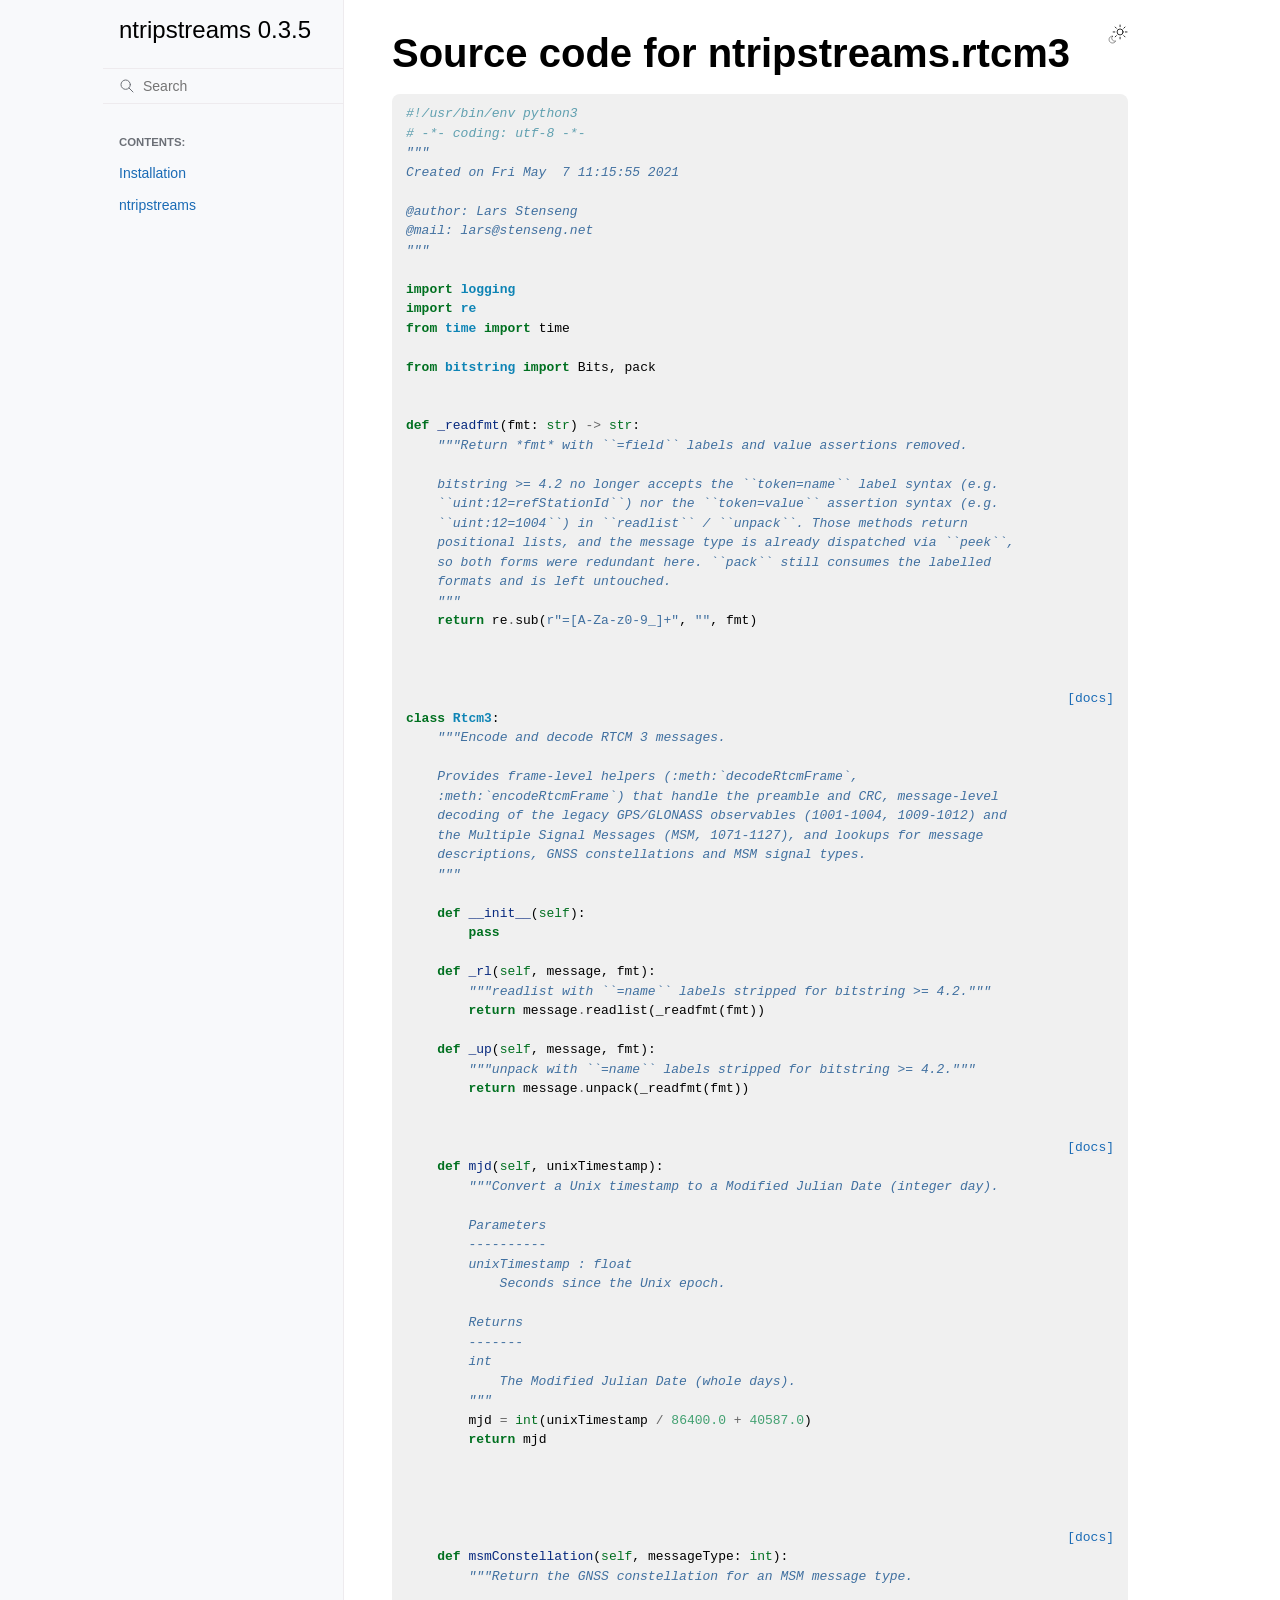
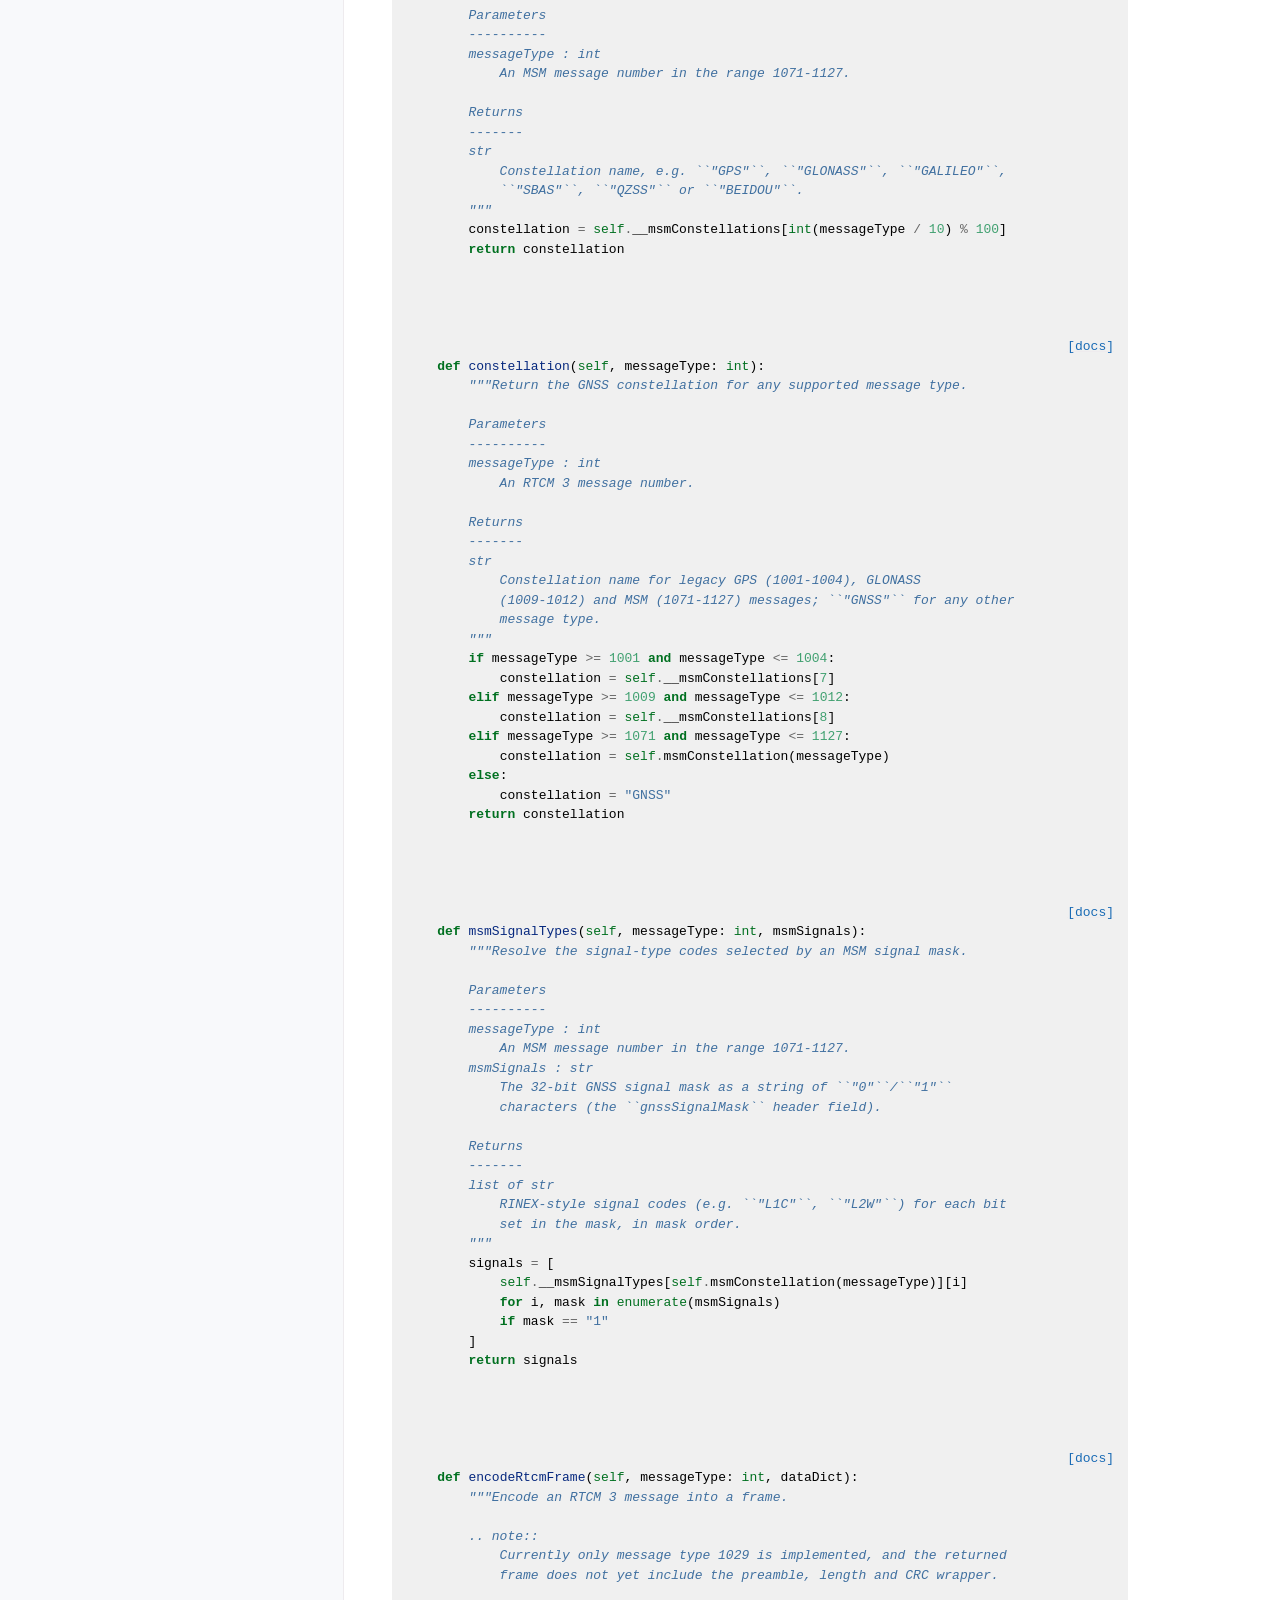
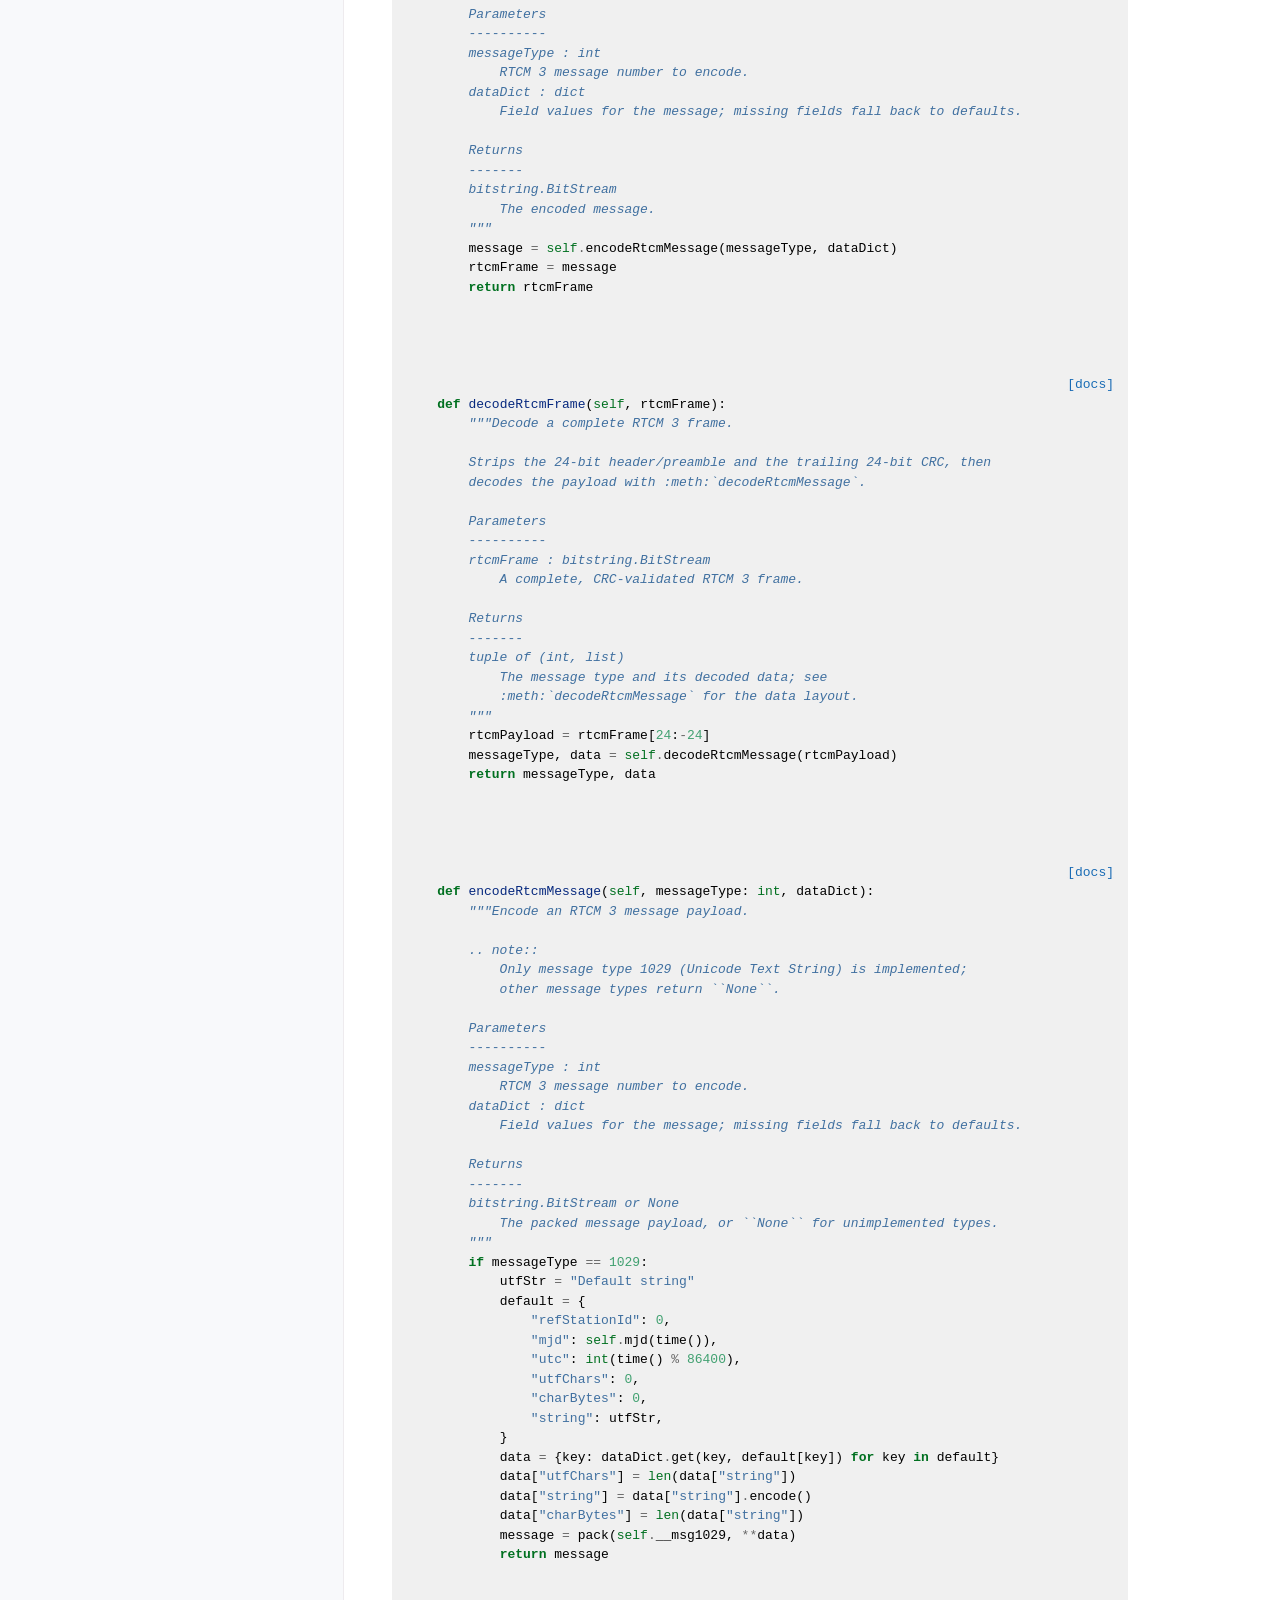
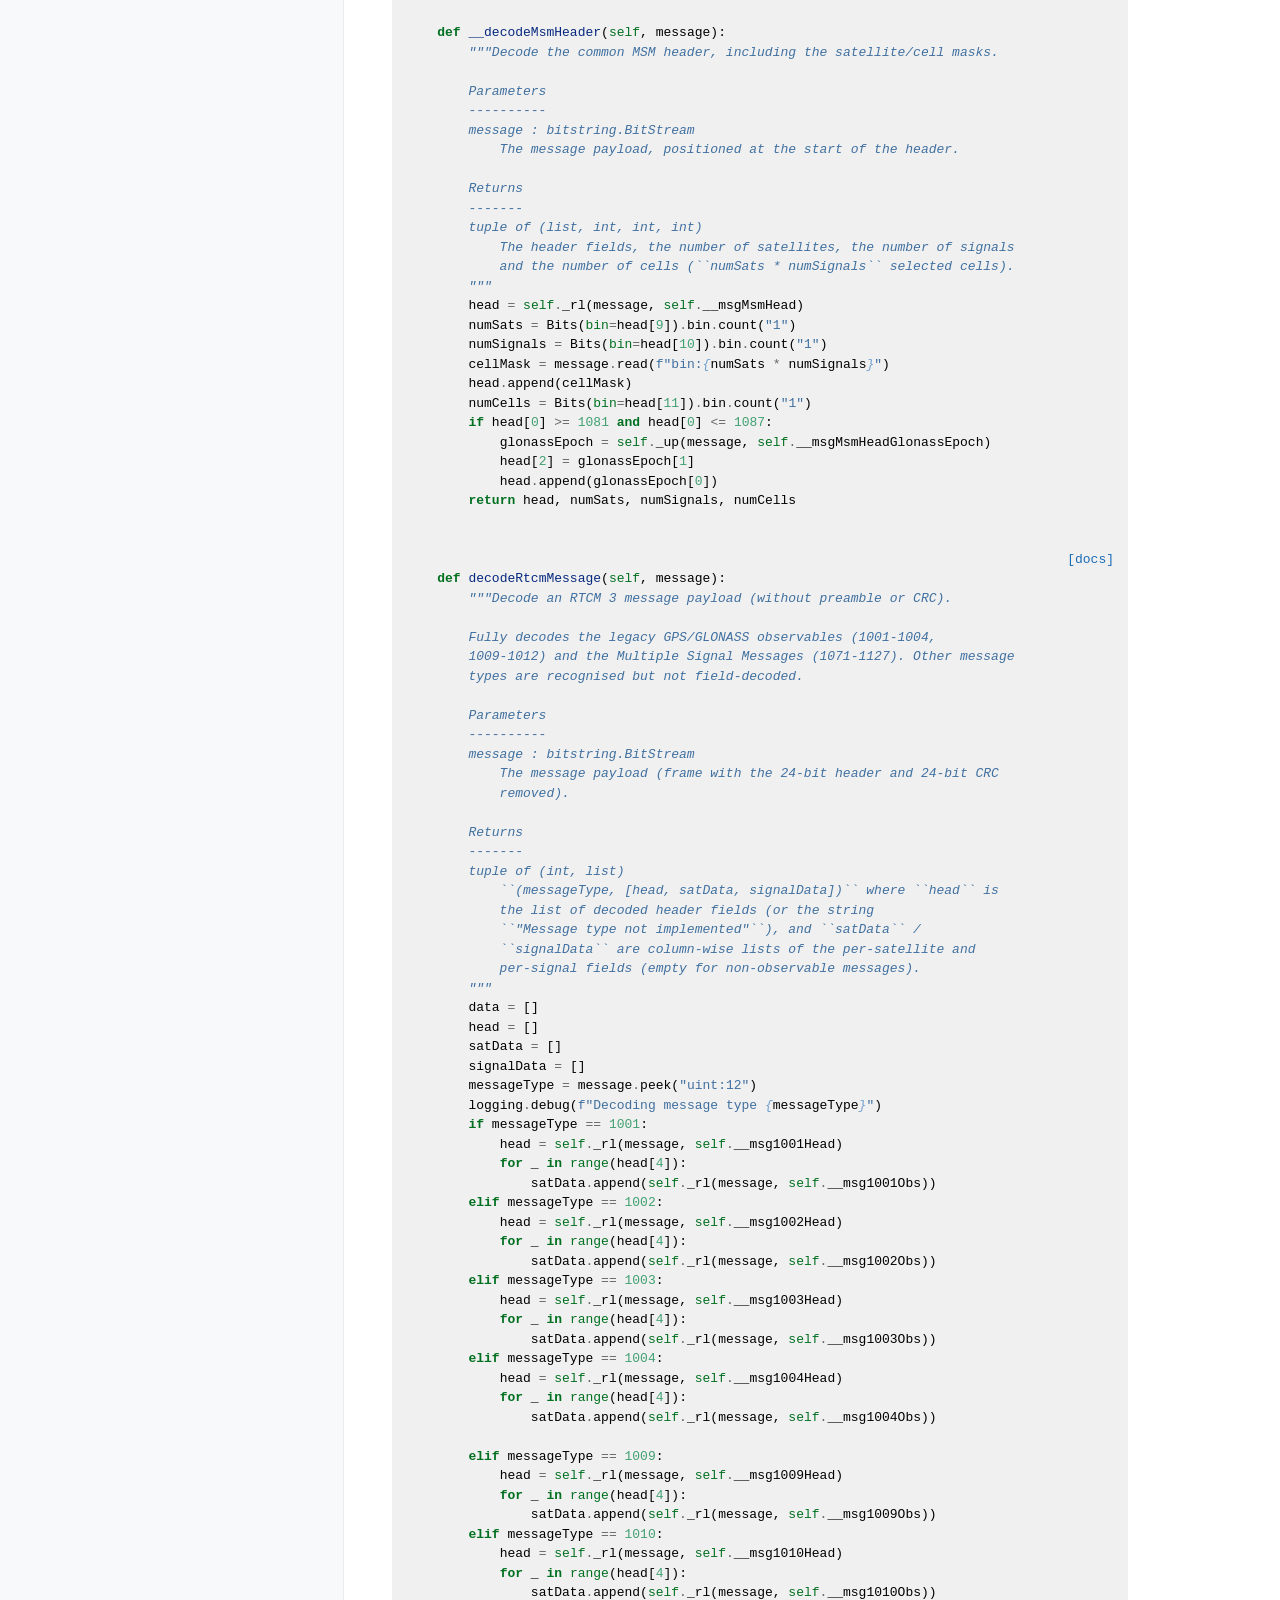
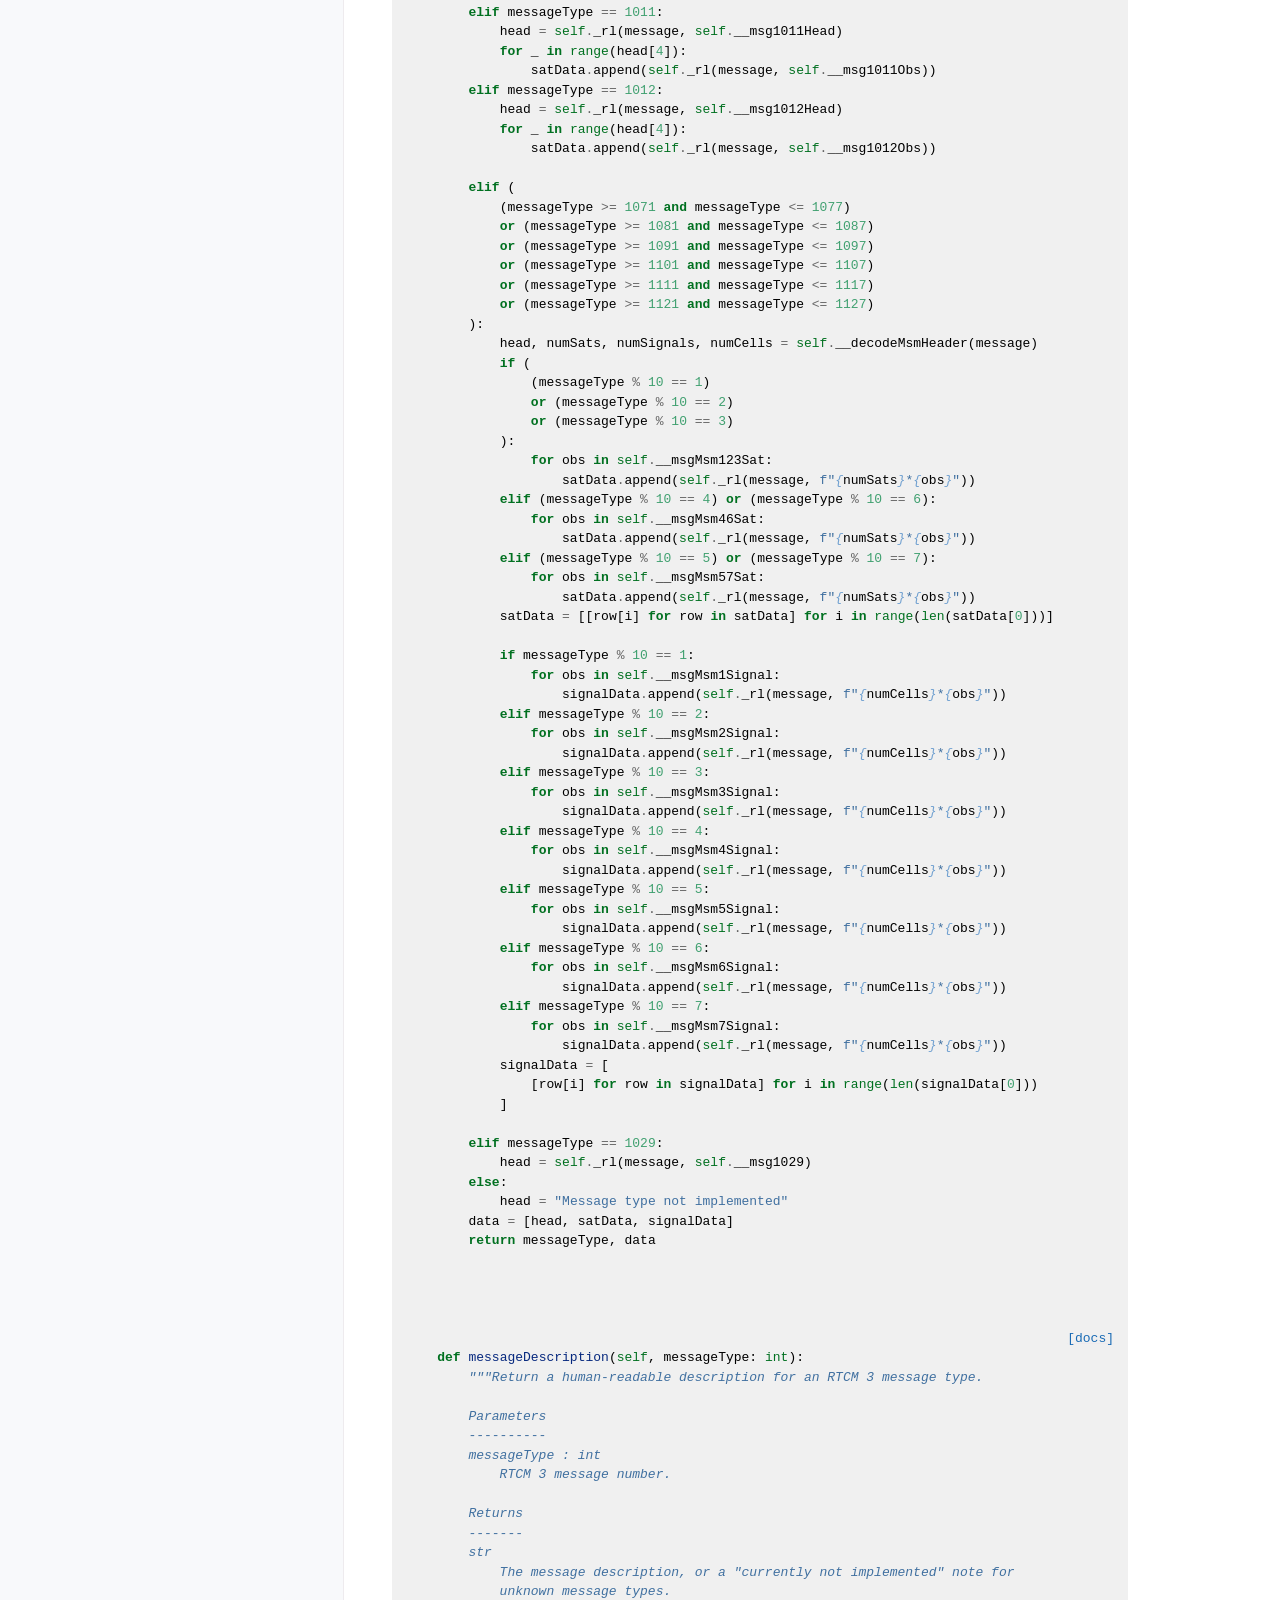
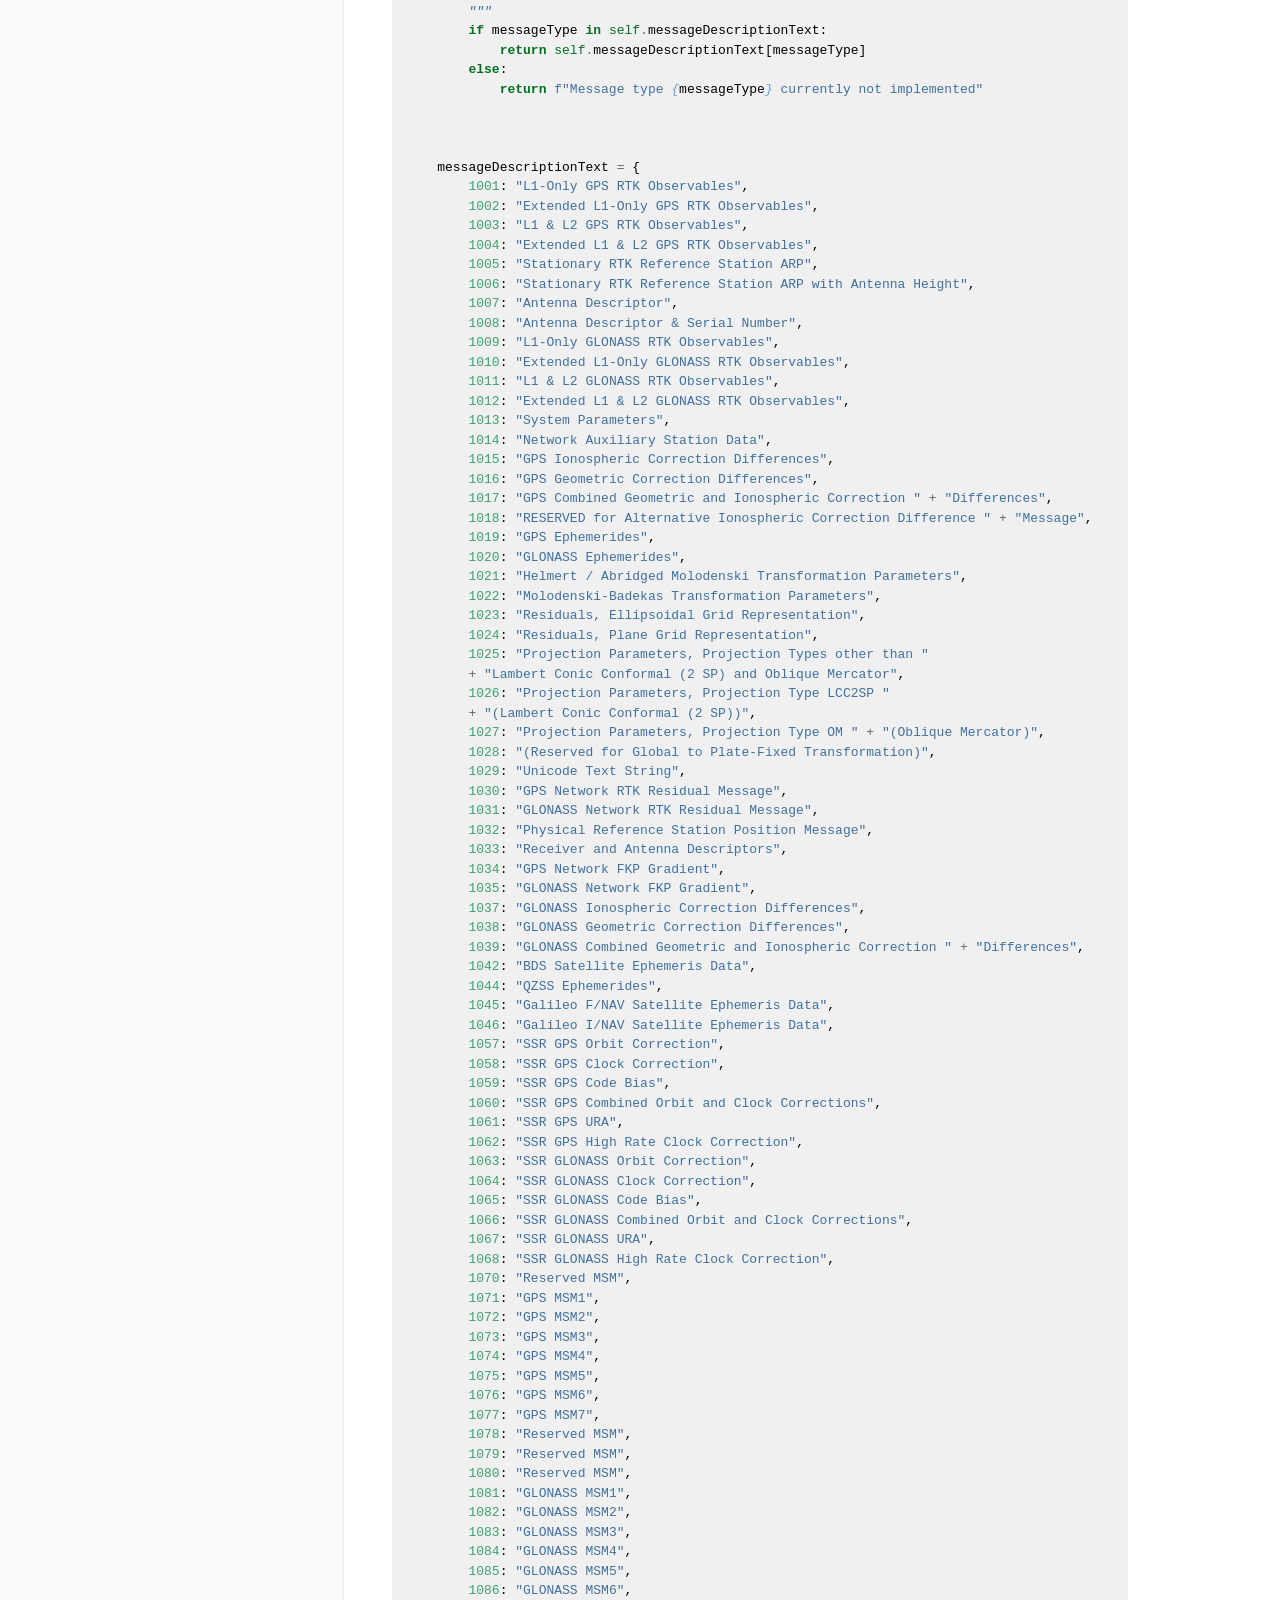
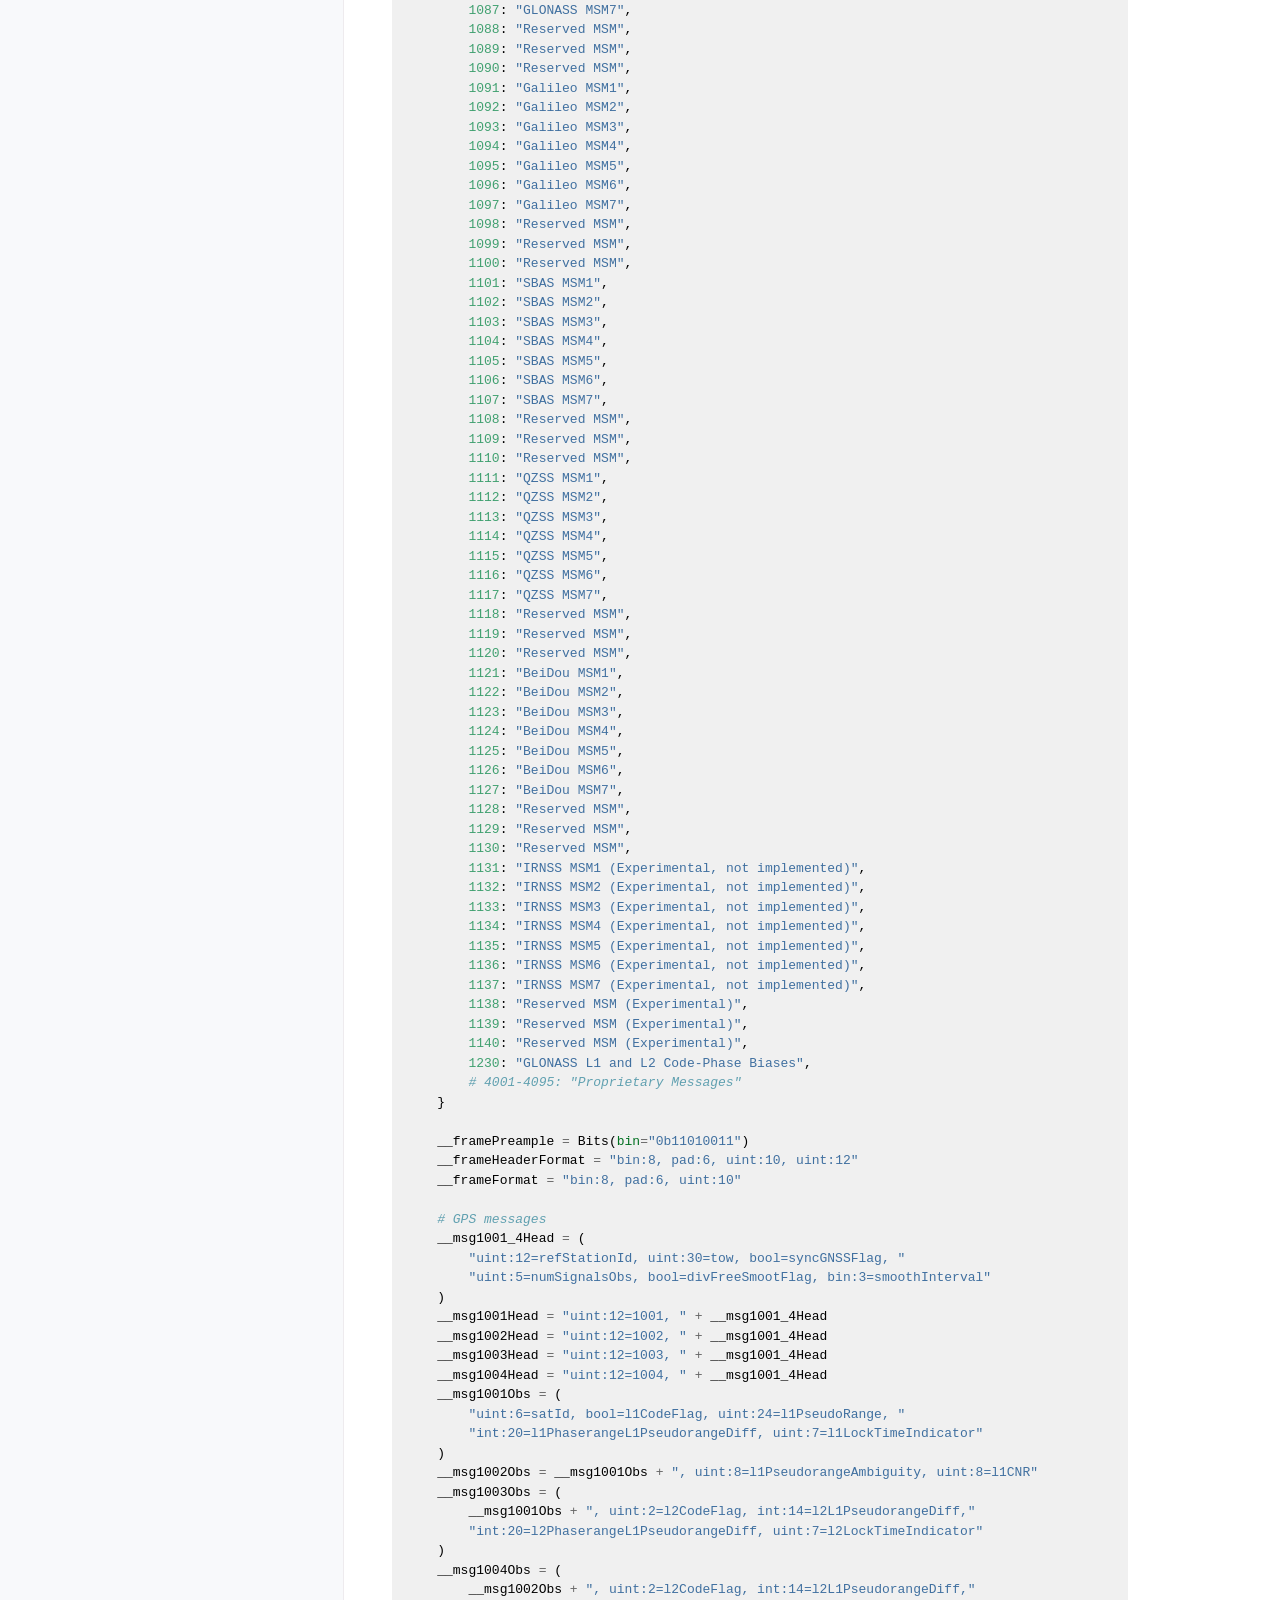
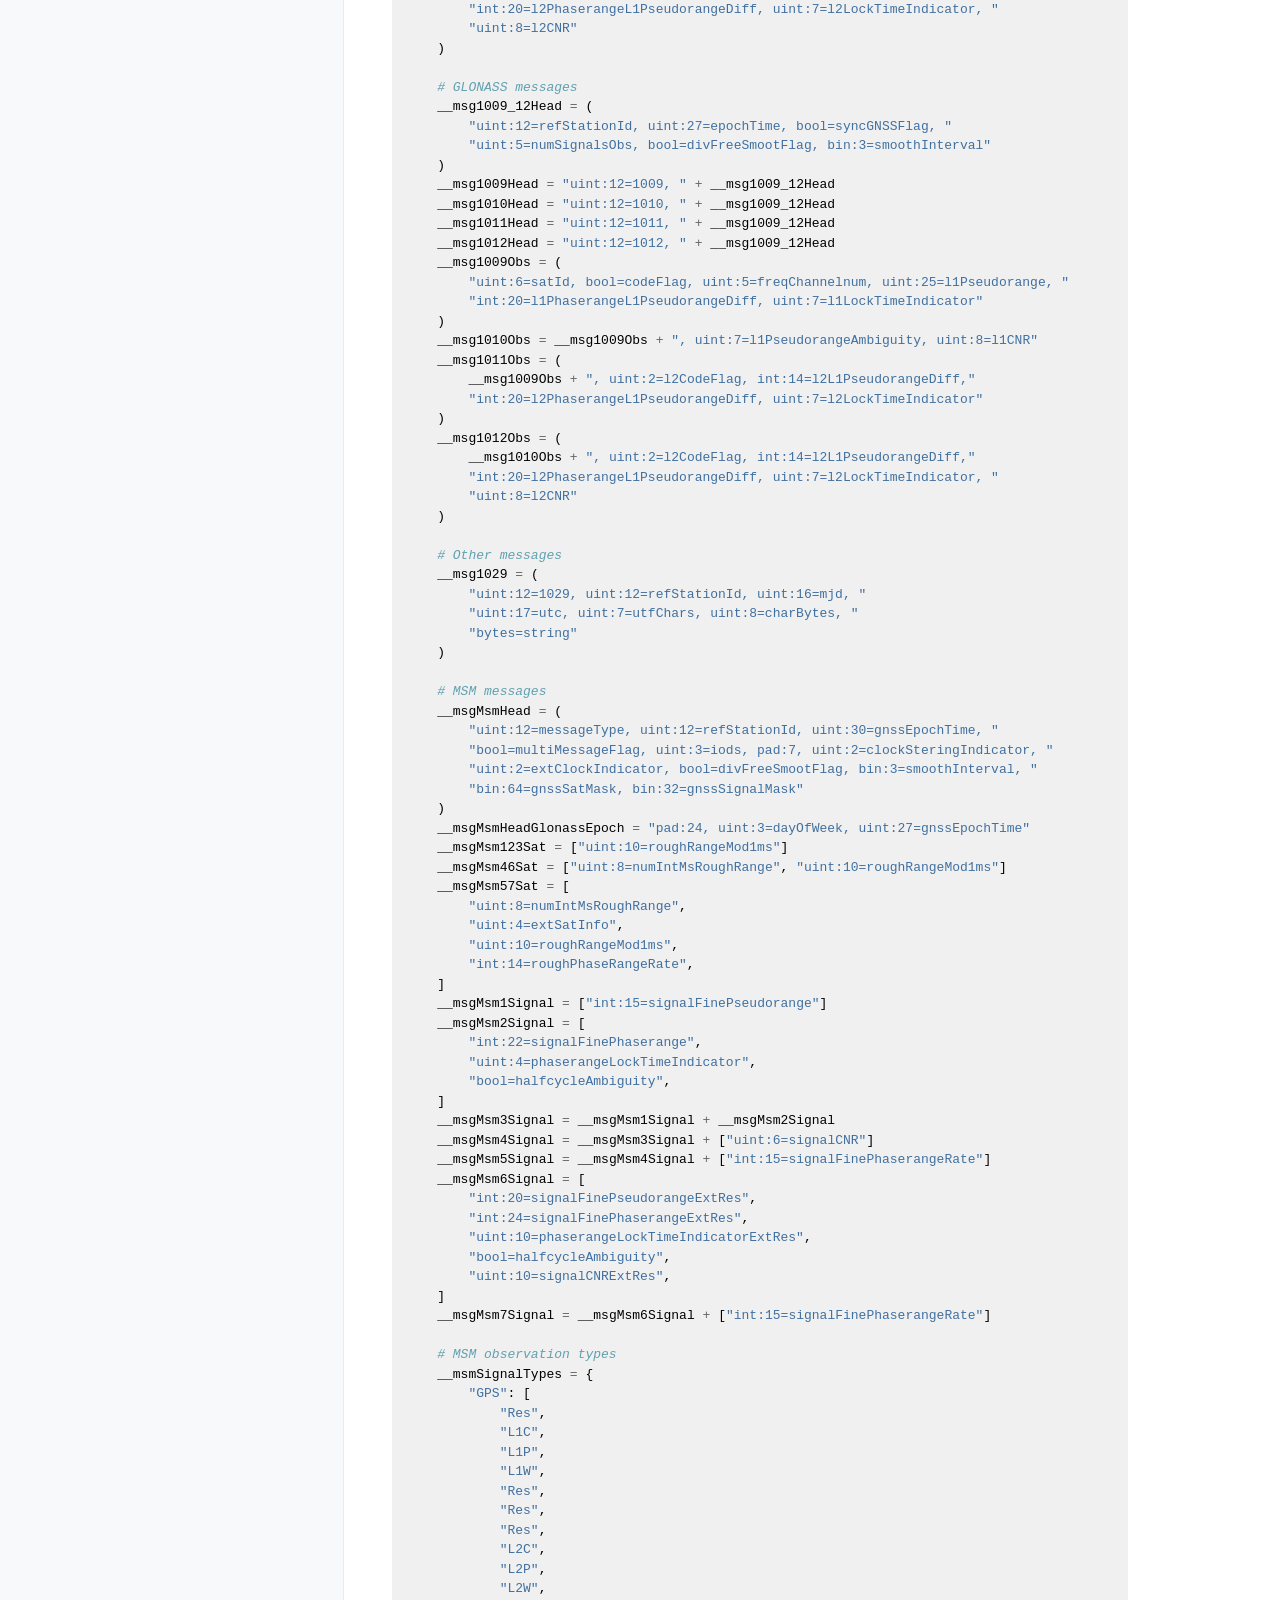
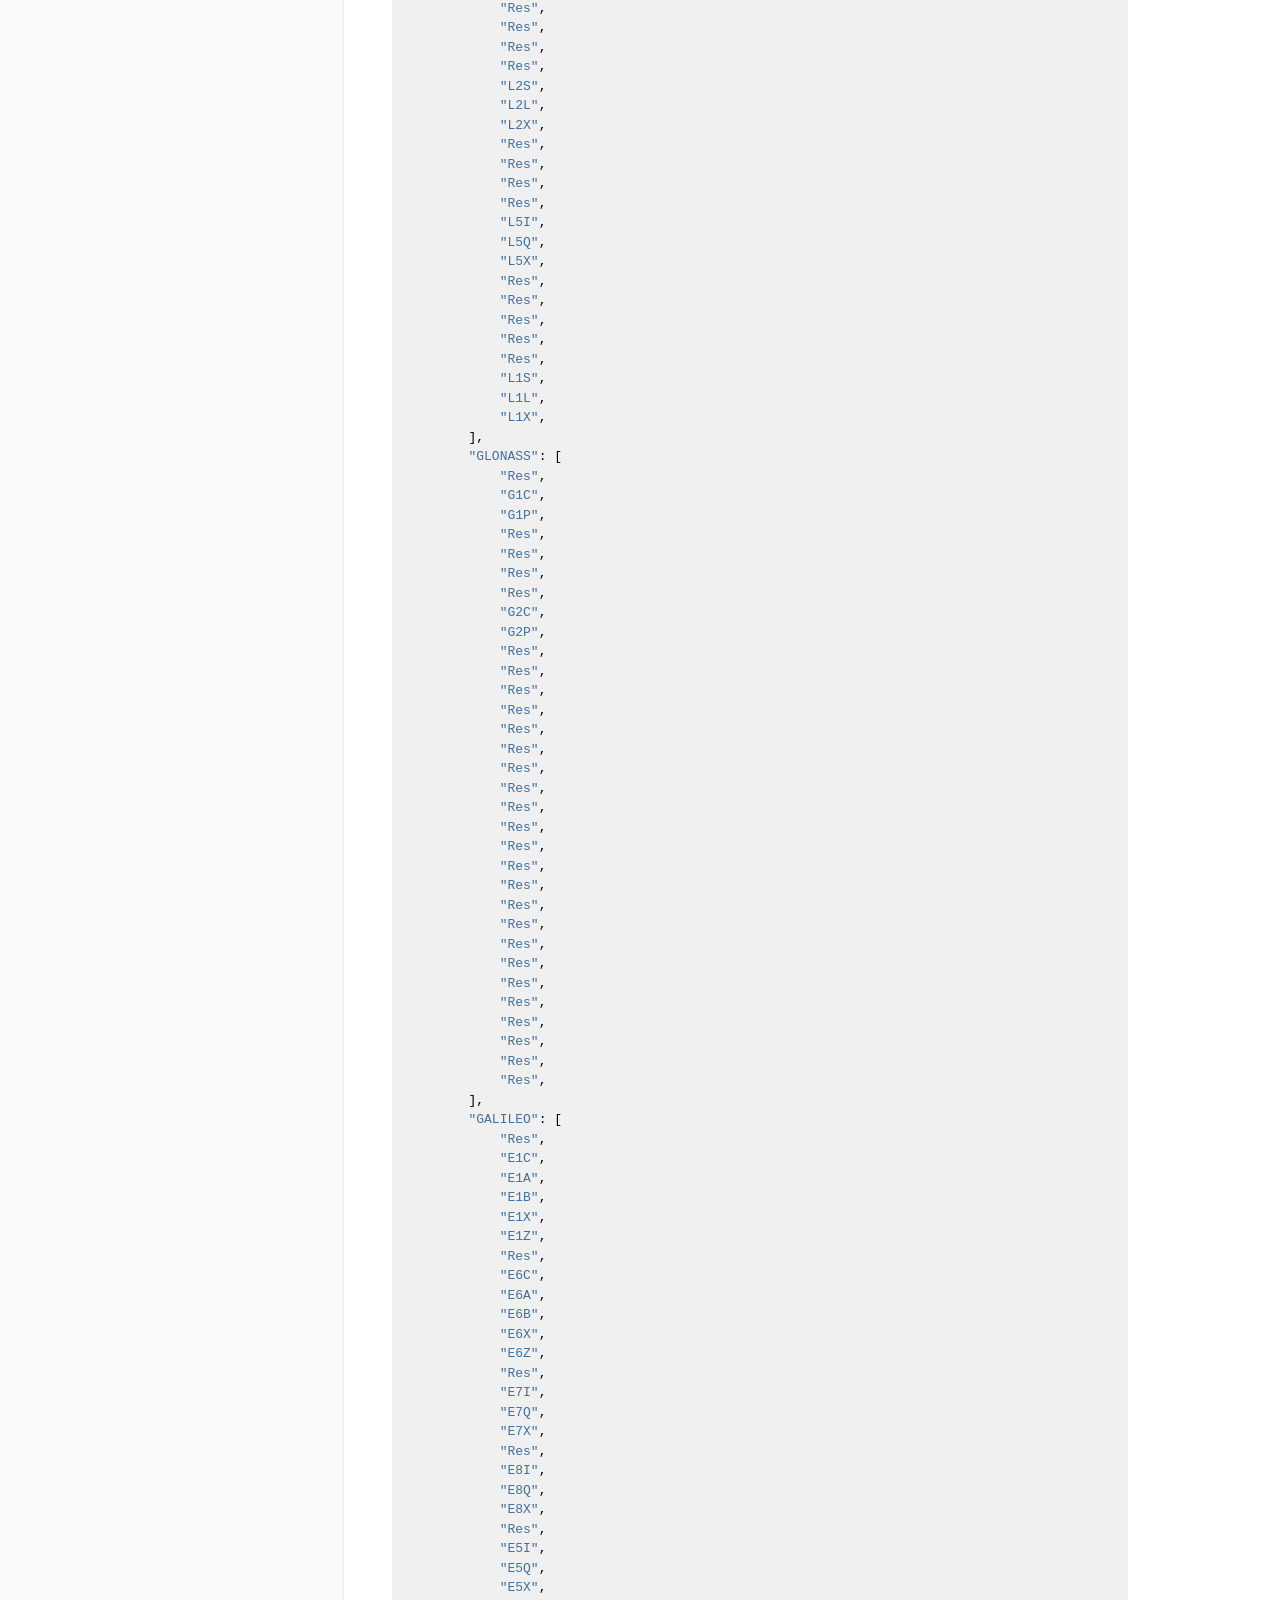
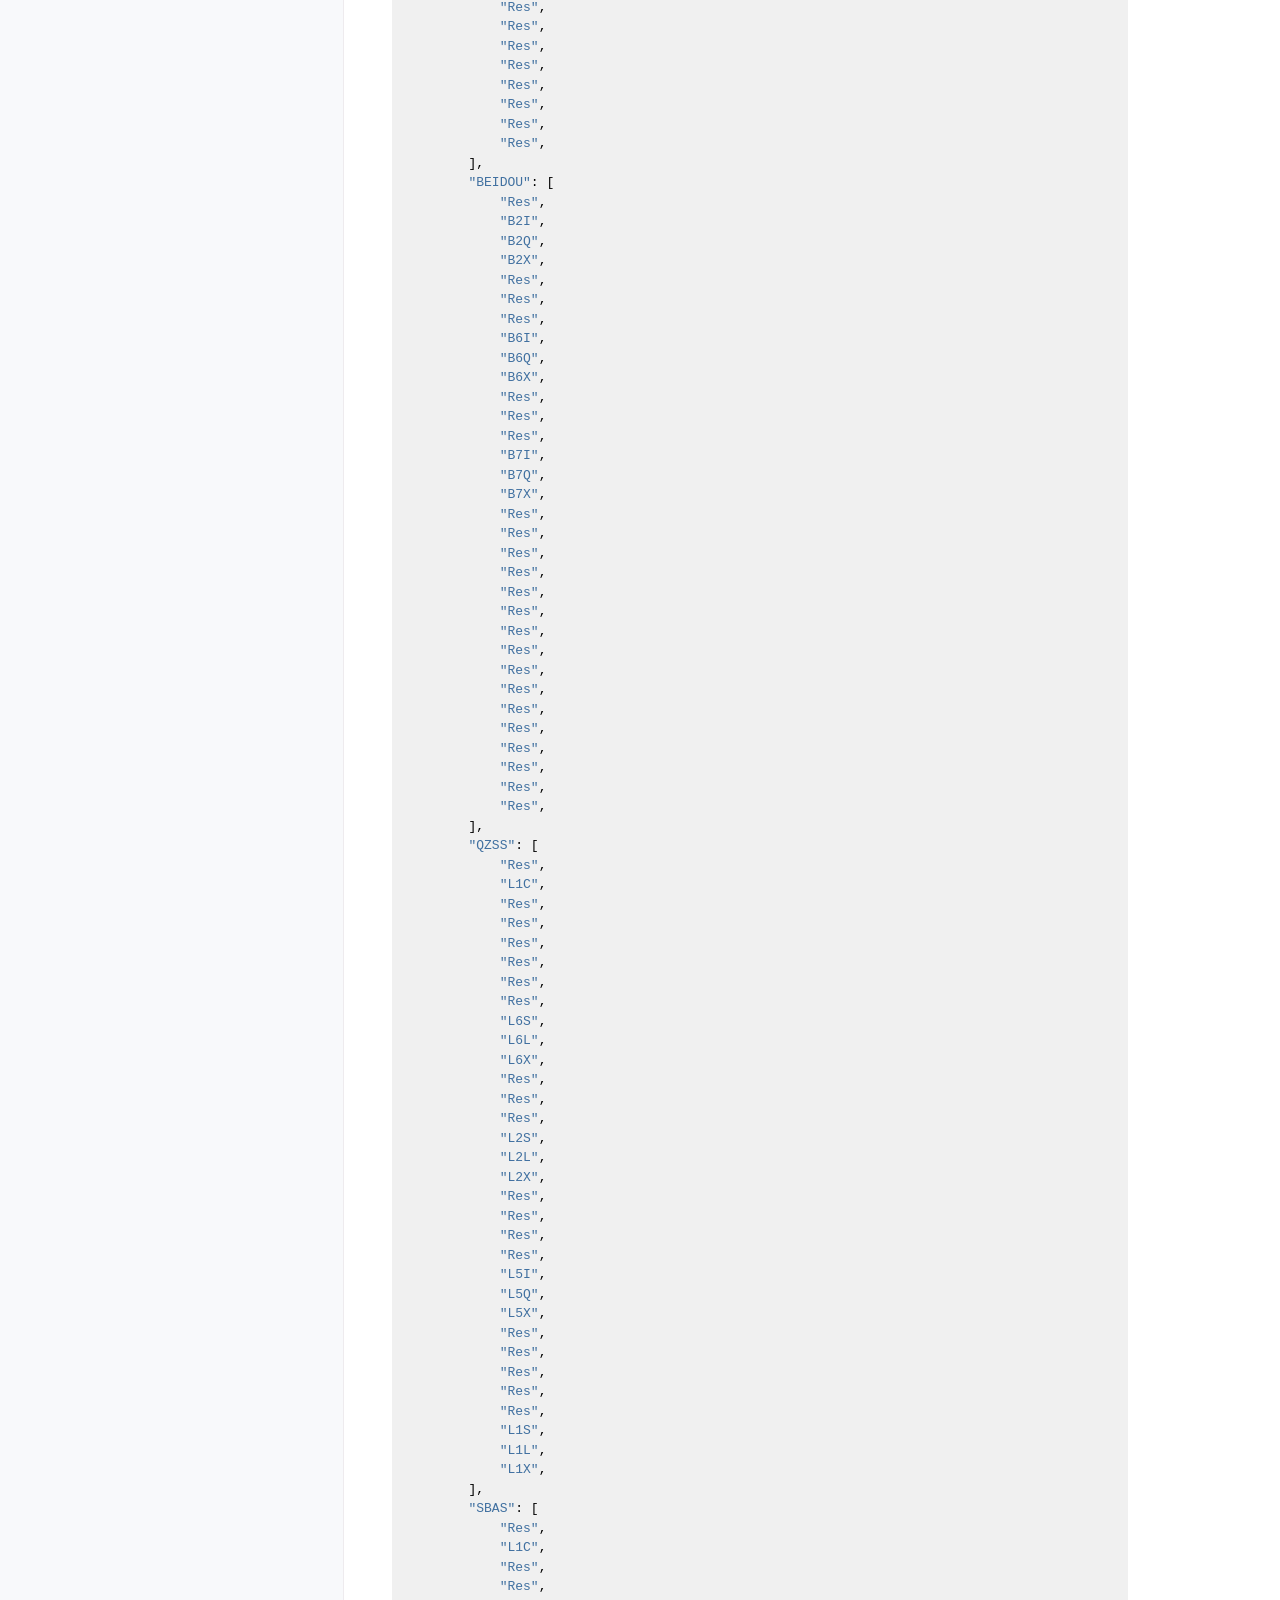
<file: _modules/ntripstreams/rtcm3.html>
<!doctype html>
<html class="no-js" lang="en" data-content_root="../../">
  <head><meta charset="utf-8">
    <meta name="viewport" content="width=device-width,initial-scale=1">
    <meta name="color-scheme" content="light dark"><link rel="index" title="Index" href="../../genindex.html"><link rel="search" title="Search" href="../../search.html">

    <!-- Generated with Sphinx 9.1.0 and Furo 2025.12.19 -->
        <title>ntripstreams.rtcm3 - ntripstreams 0.3.5</title>
      <link rel="stylesheet" type="text/css" href="../../_static/pygments.css?v=d75fae25" />
    <link rel="stylesheet" type="text/css" href="../../_static/styles/furo.css?v=7bdb33bb" />
    <link rel="stylesheet" type="text/css" href="../../_static/graphviz.css?v=4ae1632d" />
    <link rel="stylesheet" type="text/css" href="../../_static/styles/furo-extensions.css?v=8dab3a3b" />
    <link rel="stylesheet" type="text/css" href="../../_static/custom.css?v=bca9b829" />
    
    


<style>
  body {
    --color-code-background: #f0f0f0;
  --color-code-foreground: black;
  --color-brand-primary: #1a6bb5;
  --color-brand-content: #1a6bb5;
  
  }
  @media not print {
    body[data-theme="dark"] {
      --color-code-background: #272822;
  --color-code-foreground: #f8f8f2;
  --color-brand-primary: #5aa9e6;
  --color-brand-content: #5aa9e6;
  
    }
    @media (prefers-color-scheme: dark) {
      body:not([data-theme="light"]) {
        --color-code-background: #272822;
  --color-code-foreground: #f8f8f2;
  --color-brand-primary: #5aa9e6;
  --color-brand-content: #5aa9e6;
  
      }
    }
  }
</style></head>
  <body>
    
    <script>
      document.body.dataset.theme = localStorage.getItem("theme") || "auto";
    </script>
    

<svg xmlns="http://www.w3.org/2000/svg" style="display: none;">
  <symbol id="svg-toc" viewBox="0 0 24 24">
    <title>Contents</title>
    <svg stroke="currentColor" fill="currentColor" stroke-width="0" viewBox="0 0 1024 1024">
      <path d="M408 442h480c4.4 0 8-3.6 8-8v-56c0-4.4-3.6-8-8-8H408c-4.4 0-8 3.6-8 8v56c0 4.4 3.6 8 8 8zm-8 204c0 4.4 3.6 8 8 8h480c4.4 0 8-3.6 8-8v-56c0-4.4-3.6-8-8-8H408c-4.4 0-8 3.6-8 8v56zm504-486H120c-4.4 0-8 3.6-8 8v56c0 4.4 3.6 8 8 8h784c4.4 0 8-3.6 8-8v-56c0-4.4-3.6-8-8-8zm0 632H120c-4.4 0-8 3.6-8 8v56c0 4.4 3.6 8 8 8h784c4.4 0 8-3.6 8-8v-56c0-4.4-3.6-8-8-8zM115.4 518.9L271.7 642c5.8 4.6 14.4.5 14.4-6.9V388.9c0-7.4-8.5-11.5-14.4-6.9L115.4 505.1a8.74 8.74 0 0 0 0 13.8z"/>
    </svg>
  </symbol>
  <symbol id="svg-menu" viewBox="0 0 24 24">
    <title>Menu</title>
    <svg xmlns="http://www.w3.org/2000/svg" viewBox="0 0 24 24" fill="none" stroke="currentColor"
      stroke-width="2" stroke-linecap="round" stroke-linejoin="round" class="feather-menu">
      <line x1="3" y1="12" x2="21" y2="12"></line>
      <line x1="3" y1="6" x2="21" y2="6"></line>
      <line x1="3" y1="18" x2="21" y2="18"></line>
    </svg>
  </symbol>
  <symbol id="svg-arrow-right" viewBox="0 0 24 24">
    <title>Expand</title>
    <svg xmlns="http://www.w3.org/2000/svg" viewBox="0 0 24 24" fill="none" stroke="currentColor"
      stroke-width="2" stroke-linecap="round" stroke-linejoin="round" class="feather-chevron-right">
      <polyline points="9 18 15 12 9 6"></polyline>
    </svg>
  </symbol>
  <symbol id="svg-sun" viewBox="0 0 24 24">
    <title>Light mode</title>
    <svg xmlns="http://www.w3.org/2000/svg" viewBox="0 0 24 24" fill="none" stroke="currentColor"
      stroke-width="1" stroke-linecap="round" stroke-linejoin="round" class="feather-sun">
      <circle cx="12" cy="12" r="5"></circle>
      <line x1="12" y1="1" x2="12" y2="3"></line>
      <line x1="12" y1="21" x2="12" y2="23"></line>
      <line x1="4.22" y1="4.22" x2="5.64" y2="5.64"></line>
      <line x1="18.36" y1="18.36" x2="19.78" y2="19.78"></line>
      <line x1="1" y1="12" x2="3" y2="12"></line>
      <line x1="21" y1="12" x2="23" y2="12"></line>
      <line x1="4.22" y1="19.78" x2="5.64" y2="18.36"></line>
      <line x1="18.36" y1="5.64" x2="19.78" y2="4.22"></line>
    </svg>
  </symbol>
  <symbol id="svg-moon" viewBox="0 0 24 24">
    <title>Dark mode</title>
    <svg xmlns="http://www.w3.org/2000/svg" viewBox="0 0 24 24" fill="none" stroke="currentColor"
      stroke-width="1" stroke-linecap="round" stroke-linejoin="round" class="icon-tabler-moon">
      <path stroke="none" d="M0 0h24v24H0z" fill="none" />
      <path d="M12 3c.132 0 .263 0 .393 0a7.5 7.5 0 0 0 7.92 12.446a9 9 0 1 1 -8.313 -12.454z" />
    </svg>
  </symbol>
  <symbol id="svg-sun-with-moon" viewBox="0 0 24 24">
    <title>Auto light/dark, in light mode</title>
    <svg xmlns="http://www.w3.org/2000/svg" viewBox="0 0 24 24" fill="none" stroke="currentColor"
      stroke-width="1" stroke-linecap="round" stroke-linejoin="round"
      class="icon-custom-derived-from-feather-sun-and-tabler-moon">
      <path style="opacity: 50%" d="M 5.411 14.504 C 5.471 14.504 5.532 14.504 5.591 14.504 C 3.639 16.319 4.383 19.569 6.931 20.352 C 7.693 20.586 8.512 20.551 9.25 20.252 C 8.023 23.207 4.056 23.725 2.11 21.184 C 0.166 18.642 1.702 14.949 4.874 14.536 C 5.051 14.512 5.231 14.5 5.411 14.5 L 5.411 14.504 Z"/>
      <line x1="14.5" y1="3.25" x2="14.5" y2="1.25"/>
      <line x1="14.5" y1="15.85" x2="14.5" y2="17.85"/>
      <line x1="10.044" y1="5.094" x2="8.63" y2="3.68"/>
      <line x1="19" y1="14.05" x2="20.414" y2="15.464"/>
      <line x1="8.2" y1="9.55" x2="6.2" y2="9.55"/>
      <line x1="20.8" y1="9.55" x2="22.8" y2="9.55"/>
      <line x1="10.044" y1="14.006" x2="8.63" y2="15.42"/>
      <line x1="19" y1="5.05" x2="20.414" y2="3.636"/>
      <circle cx="14.5" cy="9.55" r="3.6"/>
    </svg>
  </symbol>
  <symbol id="svg-moon-with-sun" viewBox="0 0 24 24">
    <title>Auto light/dark, in dark mode</title>
    <svg xmlns="http://www.w3.org/2000/svg" viewBox="0 0 24 24" fill="none" stroke="currentColor"
      stroke-width="1" stroke-linecap="round" stroke-linejoin="round"
      class="icon-custom-derived-from-feather-sun-and-tabler-moon">
      <path d="M 8.282 7.007 C 8.385 7.007 8.494 7.007 8.595 7.007 C 5.18 10.184 6.481 15.869 10.942 17.24 C 12.275 17.648 13.706 17.589 15 17.066 C 12.851 22.236 5.91 23.143 2.505 18.696 C -0.897 14.249 1.791 7.786 7.342 7.063 C 7.652 7.021 7.965 7 8.282 7 L 8.282 7.007 Z"/>
      <line style="opacity: 50%" x1="18" y1="3.705" x2="18" y2="2.5"/>
      <line style="opacity: 50%" x1="18" y1="11.295" x2="18" y2="12.5"/>
      <line style="opacity: 50%" x1="15.316" y1="4.816" x2="14.464" y2="3.964"/>
      <line style="opacity: 50%" x1="20.711" y1="10.212" x2="21.563" y2="11.063"/>
      <line style="opacity: 50%" x1="14.205" y1="7.5" x2="13.001" y2="7.5"/>
      <line style="opacity: 50%" x1="21.795" y1="7.5" x2="23" y2="7.5"/>
      <line style="opacity: 50%" x1="15.316" y1="10.184" x2="14.464" y2="11.036"/>
      <line style="opacity: 50%" x1="20.711" y1="4.789" x2="21.563" y2="3.937"/>
      <circle style="opacity: 50%" cx="18" cy="7.5" r="2.169"/>
    </svg>
  </symbol>
  <symbol id="svg-pencil" viewBox="0 0 24 24">
    <svg xmlns="http://www.w3.org/2000/svg" viewBox="0 0 24 24" fill="none" stroke="currentColor"
      stroke-width="1" stroke-linecap="round" stroke-linejoin="round" class="icon-tabler-pencil-code">
      <path d="M4 20h4l10.5 -10.5a2.828 2.828 0 1 0 -4 -4l-10.5 10.5v4" />
      <path d="M13.5 6.5l4 4" />
      <path d="M20 21l2 -2l-2 -2" />
      <path d="M17 17l-2 2l2 2" />
    </svg>
  </symbol>
  <symbol id="svg-eye" viewBox="0 0 24 24">
    <svg xmlns="http://www.w3.org/2000/svg" viewBox="0 0 24 24" fill="none" stroke="currentColor"
      stroke-width="1" stroke-linecap="round" stroke-linejoin="round" class="icon-tabler-eye-code">
      <path stroke="none" d="M0 0h24v24H0z" fill="none" />
      <path d="M10 12a2 2 0 1 0 4 0a2 2 0 0 0 -4 0" />
      <path
        d="M11.11 17.958c-3.209 -.307 -5.91 -2.293 -8.11 -5.958c2.4 -4 5.4 -6 9 -6c3.6 0 6.6 2 9 6c-.21 .352 -.427 .688 -.647 1.008" />
      <path d="M20 21l2 -2l-2 -2" />
      <path d="M17 17l-2 2l2 2" />
    </svg>
  </symbol>
</svg>

<input type="checkbox" class="sidebar-toggle" name="__navigation" id="__navigation" aria-label="Toggle site navigation sidebar">
<input type="checkbox" class="sidebar-toggle" name="__toc" id="__toc" aria-label="Toggle table of contents sidebar">
<label class="overlay sidebar-overlay" for="__navigation"></label>
<label class="overlay toc-overlay" for="__toc"></label>

<a class="skip-to-content muted-link" href="#furo-main-content">Skip to content</a>



<div class="page">
  <header class="mobile-header">
    <div class="header-left">
      <label class="nav-overlay-icon" for="__navigation">
        <span class="icon"><svg><use href="#svg-menu"></use></svg></span>
      </label>
    </div>
    <div class="header-center">
      <a href="../../index.html"><div class="brand">ntripstreams 0.3.5</div></a>
    </div>
    <div class="header-right">
      <div class="theme-toggle-container theme-toggle-header">
        <button class="theme-toggle" aria-label="Toggle Light / Dark / Auto color theme">
          <svg class="theme-icon-when-auto-light"><use href="#svg-sun-with-moon"></use></svg>
          <svg class="theme-icon-when-auto-dark"><use href="#svg-moon-with-sun"></use></svg>
          <svg class="theme-icon-when-dark"><use href="#svg-moon"></use></svg>
          <svg class="theme-icon-when-light"><use href="#svg-sun"></use></svg>
        </button>
      </div>
      <label class="toc-overlay-icon toc-header-icon no-toc" for="__toc">
        <span class="icon"><svg><use href="#svg-toc"></use></svg></span>
      </label>
    </div>
  </header>
  <aside class="sidebar-drawer">
    <div class="sidebar-container">
      
      <div class="sidebar-sticky"><a class="sidebar-brand" href="../../index.html">
  
  <span class="sidebar-brand-text">ntripstreams 0.3.5</span>
  
</a><form class="sidebar-search-container" method="get" action="../../search.html" role="search">
  <input class="sidebar-search" placeholder="Search" name="q" aria-label="Search">
  <input type="hidden" name="check_keywords" value="yes">
  <input type="hidden" name="area" value="default">
</form>
<div id="searchbox"></div><div class="sidebar-scroll"><div class="sidebar-tree">
  <p class="caption" role="heading"><span class="caption-text">Contents:</span></p>
<ul>
<li class="toctree-l1"><a class="reference internal" href="../../install.html">Installation</a></li>
<li class="toctree-l1"><a class="reference internal" href="../../ntripstreams.html">ntripstreams</a></li>
</ul>

</div>
</div>

      </div>
      
    </div>
  </aside>
  <div class="main">
    <div class="content">
      <div class="article-container">
        <a href="#" class="back-to-top muted-link">
          <svg xmlns="http://www.w3.org/2000/svg" viewBox="0 0 24 24">
            <path d="M13 20h-2V8l-5.5 5.5-1.42-1.42L12 4.16l7.92 7.92-1.42 1.42L13 8v12z"></path>
          </svg>
          <span>Back to top</span>
        </a>
        <div class="content-icon-container">
          <div class="theme-toggle-container theme-toggle-content">
            <button class="theme-toggle" aria-label="Toggle Light / Dark / Auto color theme">
              <svg class="theme-icon-when-auto-light"><use href="#svg-sun-with-moon"></use></svg>
              <svg class="theme-icon-when-auto-dark"><use href="#svg-moon-with-sun"></use></svg>
              <svg class="theme-icon-when-dark"><use href="#svg-moon"></use></svg>
              <svg class="theme-icon-when-light"><use href="#svg-sun"></use></svg>
            </button>
          </div>
          <label class="toc-overlay-icon toc-content-icon no-toc" for="__toc">
            <span class="icon"><svg><use href="#svg-toc"></use></svg></span>
          </label>
        </div>
        <article role="main" id="furo-main-content">
          <h1>Source code for ntripstreams.rtcm3</h1><div class="highlight"><pre>
<span></span><span class="ch">#!/usr/bin/env python3</span>
<span class="c1"># -*- coding: utf-8 -*-</span>
<span class="sd">&quot;&quot;&quot;</span>
<span class="sd">Created on Fri May  7 11:15:55 2021</span>

<span class="sd">@author: Lars Stenseng</span>
<span class="sd">@mail: lars@stenseng.net</span>
<span class="sd">&quot;&quot;&quot;</span>

<span class="kn">import</span><span class="w"> </span><span class="nn">logging</span>
<span class="kn">import</span><span class="w"> </span><span class="nn">re</span>
<span class="kn">from</span><span class="w"> </span><span class="nn">time</span><span class="w"> </span><span class="kn">import</span> <span class="n">time</span>

<span class="kn">from</span><span class="w"> </span><span class="nn">bitstring</span><span class="w"> </span><span class="kn">import</span> <span class="n">Bits</span><span class="p">,</span> <span class="n">pack</span>


<span class="k">def</span><span class="w"> </span><span class="nf">_readfmt</span><span class="p">(</span><span class="n">fmt</span><span class="p">:</span> <span class="nb">str</span><span class="p">)</span> <span class="o">-&gt;</span> <span class="nb">str</span><span class="p">:</span>
<span class="w">    </span><span class="sd">&quot;&quot;&quot;Return *fmt* with ``=field`` labels and value assertions removed.</span>

<span class="sd">    bitstring &gt;= 4.2 no longer accepts the ``token=name`` label syntax (e.g.</span>
<span class="sd">    ``uint:12=refStationId``) nor the ``token=value`` assertion syntax (e.g.</span>
<span class="sd">    ``uint:12=1004``) in ``readlist`` / ``unpack``. Those methods return</span>
<span class="sd">    positional lists, and the message type is already dispatched via ``peek``,</span>
<span class="sd">    so both forms were redundant here. ``pack`` still consumes the labelled</span>
<span class="sd">    formats and is left untouched.</span>
<span class="sd">    &quot;&quot;&quot;</span>
    <span class="k">return</span> <span class="n">re</span><span class="o">.</span><span class="n">sub</span><span class="p">(</span><span class="sa">r</span><span class="s2">&quot;=[A-Za-z0-9_]+&quot;</span><span class="p">,</span> <span class="s2">&quot;&quot;</span><span class="p">,</span> <span class="n">fmt</span><span class="p">)</span>


<div class="viewcode-block" id="Rtcm3">
<a class="viewcode-back" href="../../ntripstreams.html#ntripstreams.Rtcm3">[docs]</a>
<span class="k">class</span><span class="w"> </span><span class="nc">Rtcm3</span><span class="p">:</span>
<span class="w">    </span><span class="sd">&quot;&quot;&quot;Encode and decode RTCM 3 messages.</span>

<span class="sd">    Provides frame-level helpers (:meth:`decodeRtcmFrame`,</span>
<span class="sd">    :meth:`encodeRtcmFrame`) that handle the preamble and CRC, message-level</span>
<span class="sd">    decoding of the legacy GPS/GLONASS observables (1001-1004, 1009-1012) and</span>
<span class="sd">    the Multiple Signal Messages (MSM, 1071-1127), and lookups for message</span>
<span class="sd">    descriptions, GNSS constellations and MSM signal types.</span>
<span class="sd">    &quot;&quot;&quot;</span>

    <span class="k">def</span><span class="w"> </span><span class="fm">__init__</span><span class="p">(</span><span class="bp">self</span><span class="p">):</span>
        <span class="k">pass</span>

    <span class="k">def</span><span class="w"> </span><span class="nf">_rl</span><span class="p">(</span><span class="bp">self</span><span class="p">,</span> <span class="n">message</span><span class="p">,</span> <span class="n">fmt</span><span class="p">):</span>
<span class="w">        </span><span class="sd">&quot;&quot;&quot;readlist with ``=name`` labels stripped for bitstring &gt;= 4.2.&quot;&quot;&quot;</span>
        <span class="k">return</span> <span class="n">message</span><span class="o">.</span><span class="n">readlist</span><span class="p">(</span><span class="n">_readfmt</span><span class="p">(</span><span class="n">fmt</span><span class="p">))</span>

    <span class="k">def</span><span class="w"> </span><span class="nf">_up</span><span class="p">(</span><span class="bp">self</span><span class="p">,</span> <span class="n">message</span><span class="p">,</span> <span class="n">fmt</span><span class="p">):</span>
<span class="w">        </span><span class="sd">&quot;&quot;&quot;unpack with ``=name`` labels stripped for bitstring &gt;= 4.2.&quot;&quot;&quot;</span>
        <span class="k">return</span> <span class="n">message</span><span class="o">.</span><span class="n">unpack</span><span class="p">(</span><span class="n">_readfmt</span><span class="p">(</span><span class="n">fmt</span><span class="p">))</span>

<div class="viewcode-block" id="Rtcm3.mjd">
<a class="viewcode-back" href="../../ntripstreams.html#ntripstreams.Rtcm3.mjd">[docs]</a>
    <span class="k">def</span><span class="w"> </span><span class="nf">mjd</span><span class="p">(</span><span class="bp">self</span><span class="p">,</span> <span class="n">unixTimestamp</span><span class="p">):</span>
<span class="w">        </span><span class="sd">&quot;&quot;&quot;Convert a Unix timestamp to a Modified Julian Date (integer day).</span>

<span class="sd">        Parameters</span>
<span class="sd">        ----------</span>
<span class="sd">        unixTimestamp : float</span>
<span class="sd">            Seconds since the Unix epoch.</span>

<span class="sd">        Returns</span>
<span class="sd">        -------</span>
<span class="sd">        int</span>
<span class="sd">            The Modified Julian Date (whole days).</span>
<span class="sd">        &quot;&quot;&quot;</span>
        <span class="n">mjd</span> <span class="o">=</span> <span class="nb">int</span><span class="p">(</span><span class="n">unixTimestamp</span> <span class="o">/</span> <span class="mf">86400.0</span> <span class="o">+</span> <span class="mf">40587.0</span><span class="p">)</span>
        <span class="k">return</span> <span class="n">mjd</span></div>


<div class="viewcode-block" id="Rtcm3.msmConstellation">
<a class="viewcode-back" href="../../ntripstreams.html#ntripstreams.Rtcm3.msmConstellation">[docs]</a>
    <span class="k">def</span><span class="w"> </span><span class="nf">msmConstellation</span><span class="p">(</span><span class="bp">self</span><span class="p">,</span> <span class="n">messageType</span><span class="p">:</span> <span class="nb">int</span><span class="p">):</span>
<span class="w">        </span><span class="sd">&quot;&quot;&quot;Return the GNSS constellation for an MSM message type.</span>

<span class="sd">        Parameters</span>
<span class="sd">        ----------</span>
<span class="sd">        messageType : int</span>
<span class="sd">            An MSM message number in the range 1071-1127.</span>

<span class="sd">        Returns</span>
<span class="sd">        -------</span>
<span class="sd">        str</span>
<span class="sd">            Constellation name, e.g. ``&quot;GPS&quot;``, ``&quot;GLONASS&quot;``, ``&quot;GALILEO&quot;``,</span>
<span class="sd">            ``&quot;SBAS&quot;``, ``&quot;QZSS&quot;`` or ``&quot;BEIDOU&quot;``.</span>
<span class="sd">        &quot;&quot;&quot;</span>
        <span class="n">constellation</span> <span class="o">=</span> <span class="bp">self</span><span class="o">.</span><span class="n">__msmConstellations</span><span class="p">[</span><span class="nb">int</span><span class="p">(</span><span class="n">messageType</span> <span class="o">/</span> <span class="mi">10</span><span class="p">)</span> <span class="o">%</span> <span class="mi">100</span><span class="p">]</span>
        <span class="k">return</span> <span class="n">constellation</span></div>


<div class="viewcode-block" id="Rtcm3.constellation">
<a class="viewcode-back" href="../../ntripstreams.html#ntripstreams.Rtcm3.constellation">[docs]</a>
    <span class="k">def</span><span class="w"> </span><span class="nf">constellation</span><span class="p">(</span><span class="bp">self</span><span class="p">,</span> <span class="n">messageType</span><span class="p">:</span> <span class="nb">int</span><span class="p">):</span>
<span class="w">        </span><span class="sd">&quot;&quot;&quot;Return the GNSS constellation for any supported message type.</span>

<span class="sd">        Parameters</span>
<span class="sd">        ----------</span>
<span class="sd">        messageType : int</span>
<span class="sd">            An RTCM 3 message number.</span>

<span class="sd">        Returns</span>
<span class="sd">        -------</span>
<span class="sd">        str</span>
<span class="sd">            Constellation name for legacy GPS (1001-1004), GLONASS</span>
<span class="sd">            (1009-1012) and MSM (1071-1127) messages; ``&quot;GNSS&quot;`` for any other</span>
<span class="sd">            message type.</span>
<span class="sd">        &quot;&quot;&quot;</span>
        <span class="k">if</span> <span class="n">messageType</span> <span class="o">&gt;=</span> <span class="mi">1001</span> <span class="ow">and</span> <span class="n">messageType</span> <span class="o">&lt;=</span> <span class="mi">1004</span><span class="p">:</span>
            <span class="n">constellation</span> <span class="o">=</span> <span class="bp">self</span><span class="o">.</span><span class="n">__msmConstellations</span><span class="p">[</span><span class="mi">7</span><span class="p">]</span>
        <span class="k">elif</span> <span class="n">messageType</span> <span class="o">&gt;=</span> <span class="mi">1009</span> <span class="ow">and</span> <span class="n">messageType</span> <span class="o">&lt;=</span> <span class="mi">1012</span><span class="p">:</span>
            <span class="n">constellation</span> <span class="o">=</span> <span class="bp">self</span><span class="o">.</span><span class="n">__msmConstellations</span><span class="p">[</span><span class="mi">8</span><span class="p">]</span>
        <span class="k">elif</span> <span class="n">messageType</span> <span class="o">&gt;=</span> <span class="mi">1071</span> <span class="ow">and</span> <span class="n">messageType</span> <span class="o">&lt;=</span> <span class="mi">1127</span><span class="p">:</span>
            <span class="n">constellation</span> <span class="o">=</span> <span class="bp">self</span><span class="o">.</span><span class="n">msmConstellation</span><span class="p">(</span><span class="n">messageType</span><span class="p">)</span>
        <span class="k">else</span><span class="p">:</span>
            <span class="n">constellation</span> <span class="o">=</span> <span class="s2">&quot;GNSS&quot;</span>
        <span class="k">return</span> <span class="n">constellation</span></div>


<div class="viewcode-block" id="Rtcm3.msmSignalTypes">
<a class="viewcode-back" href="../../ntripstreams.html#ntripstreams.Rtcm3.msmSignalTypes">[docs]</a>
    <span class="k">def</span><span class="w"> </span><span class="nf">msmSignalTypes</span><span class="p">(</span><span class="bp">self</span><span class="p">,</span> <span class="n">messageType</span><span class="p">:</span> <span class="nb">int</span><span class="p">,</span> <span class="n">msmSignals</span><span class="p">):</span>
<span class="w">        </span><span class="sd">&quot;&quot;&quot;Resolve the signal-type codes selected by an MSM signal mask.</span>

<span class="sd">        Parameters</span>
<span class="sd">        ----------</span>
<span class="sd">        messageType : int</span>
<span class="sd">            An MSM message number in the range 1071-1127.</span>
<span class="sd">        msmSignals : str</span>
<span class="sd">            The 32-bit GNSS signal mask as a string of ``&quot;0&quot;``/``&quot;1&quot;``</span>
<span class="sd">            characters (the ``gnssSignalMask`` header field).</span>

<span class="sd">        Returns</span>
<span class="sd">        -------</span>
<span class="sd">        list of str</span>
<span class="sd">            RINEX-style signal codes (e.g. ``&quot;L1C&quot;``, ``&quot;L2W&quot;``) for each bit</span>
<span class="sd">            set in the mask, in mask order.</span>
<span class="sd">        &quot;&quot;&quot;</span>
        <span class="n">signals</span> <span class="o">=</span> <span class="p">[</span>
            <span class="bp">self</span><span class="o">.</span><span class="n">__msmSignalTypes</span><span class="p">[</span><span class="bp">self</span><span class="o">.</span><span class="n">msmConstellation</span><span class="p">(</span><span class="n">messageType</span><span class="p">)][</span><span class="n">i</span><span class="p">]</span>
            <span class="k">for</span> <span class="n">i</span><span class="p">,</span> <span class="n">mask</span> <span class="ow">in</span> <span class="nb">enumerate</span><span class="p">(</span><span class="n">msmSignals</span><span class="p">)</span>
            <span class="k">if</span> <span class="n">mask</span> <span class="o">==</span> <span class="s2">&quot;1&quot;</span>
        <span class="p">]</span>
        <span class="k">return</span> <span class="n">signals</span></div>


<div class="viewcode-block" id="Rtcm3.encodeRtcmFrame">
<a class="viewcode-back" href="../../ntripstreams.html#ntripstreams.Rtcm3.encodeRtcmFrame">[docs]</a>
    <span class="k">def</span><span class="w"> </span><span class="nf">encodeRtcmFrame</span><span class="p">(</span><span class="bp">self</span><span class="p">,</span> <span class="n">messageType</span><span class="p">:</span> <span class="nb">int</span><span class="p">,</span> <span class="n">dataDict</span><span class="p">):</span>
<span class="w">        </span><span class="sd">&quot;&quot;&quot;Encode an RTCM 3 message into a frame.</span>

<span class="sd">        .. note::</span>
<span class="sd">            Currently only message type 1029 is implemented, and the returned</span>
<span class="sd">            frame does not yet include the preamble, length and CRC wrapper.</span>

<span class="sd">        Parameters</span>
<span class="sd">        ----------</span>
<span class="sd">        messageType : int</span>
<span class="sd">            RTCM 3 message number to encode.</span>
<span class="sd">        dataDict : dict</span>
<span class="sd">            Field values for the message; missing fields fall back to defaults.</span>

<span class="sd">        Returns</span>
<span class="sd">        -------</span>
<span class="sd">        bitstring.BitStream</span>
<span class="sd">            The encoded message.</span>
<span class="sd">        &quot;&quot;&quot;</span>
        <span class="n">message</span> <span class="o">=</span> <span class="bp">self</span><span class="o">.</span><span class="n">encodeRtcmMessage</span><span class="p">(</span><span class="n">messageType</span><span class="p">,</span> <span class="n">dataDict</span><span class="p">)</span>
        <span class="n">rtcmFrame</span> <span class="o">=</span> <span class="n">message</span>
        <span class="k">return</span> <span class="n">rtcmFrame</span></div>


<div class="viewcode-block" id="Rtcm3.decodeRtcmFrame">
<a class="viewcode-back" href="../../ntripstreams.html#ntripstreams.Rtcm3.decodeRtcmFrame">[docs]</a>
    <span class="k">def</span><span class="w"> </span><span class="nf">decodeRtcmFrame</span><span class="p">(</span><span class="bp">self</span><span class="p">,</span> <span class="n">rtcmFrame</span><span class="p">):</span>
<span class="w">        </span><span class="sd">&quot;&quot;&quot;Decode a complete RTCM 3 frame.</span>

<span class="sd">        Strips the 24-bit header/preamble and the trailing 24-bit CRC, then</span>
<span class="sd">        decodes the payload with :meth:`decodeRtcmMessage`.</span>

<span class="sd">        Parameters</span>
<span class="sd">        ----------</span>
<span class="sd">        rtcmFrame : bitstring.BitStream</span>
<span class="sd">            A complete, CRC-validated RTCM 3 frame.</span>

<span class="sd">        Returns</span>
<span class="sd">        -------</span>
<span class="sd">        tuple of (int, list)</span>
<span class="sd">            The message type and its decoded data; see</span>
<span class="sd">            :meth:`decodeRtcmMessage` for the data layout.</span>
<span class="sd">        &quot;&quot;&quot;</span>
        <span class="n">rtcmPayload</span> <span class="o">=</span> <span class="n">rtcmFrame</span><span class="p">[</span><span class="mi">24</span><span class="p">:</span><span class="o">-</span><span class="mi">24</span><span class="p">]</span>
        <span class="n">messageType</span><span class="p">,</span> <span class="n">data</span> <span class="o">=</span> <span class="bp">self</span><span class="o">.</span><span class="n">decodeRtcmMessage</span><span class="p">(</span><span class="n">rtcmPayload</span><span class="p">)</span>
        <span class="k">return</span> <span class="n">messageType</span><span class="p">,</span> <span class="n">data</span></div>


<div class="viewcode-block" id="Rtcm3.encodeRtcmMessage">
<a class="viewcode-back" href="../../ntripstreams.html#ntripstreams.Rtcm3.encodeRtcmMessage">[docs]</a>
    <span class="k">def</span><span class="w"> </span><span class="nf">encodeRtcmMessage</span><span class="p">(</span><span class="bp">self</span><span class="p">,</span> <span class="n">messageType</span><span class="p">:</span> <span class="nb">int</span><span class="p">,</span> <span class="n">dataDict</span><span class="p">):</span>
<span class="w">        </span><span class="sd">&quot;&quot;&quot;Encode an RTCM 3 message payload.</span>

<span class="sd">        .. note::</span>
<span class="sd">            Only message type 1029 (Unicode Text String) is implemented;</span>
<span class="sd">            other message types return ``None``.</span>

<span class="sd">        Parameters</span>
<span class="sd">        ----------</span>
<span class="sd">        messageType : int</span>
<span class="sd">            RTCM 3 message number to encode.</span>
<span class="sd">        dataDict : dict</span>
<span class="sd">            Field values for the message; missing fields fall back to defaults.</span>

<span class="sd">        Returns</span>
<span class="sd">        -------</span>
<span class="sd">        bitstring.BitStream or None</span>
<span class="sd">            The packed message payload, or ``None`` for unimplemented types.</span>
<span class="sd">        &quot;&quot;&quot;</span>
        <span class="k">if</span> <span class="n">messageType</span> <span class="o">==</span> <span class="mi">1029</span><span class="p">:</span>
            <span class="n">utfStr</span> <span class="o">=</span> <span class="s2">&quot;Default string&quot;</span>
            <span class="n">default</span> <span class="o">=</span> <span class="p">{</span>
                <span class="s2">&quot;refStationId&quot;</span><span class="p">:</span> <span class="mi">0</span><span class="p">,</span>
                <span class="s2">&quot;mjd&quot;</span><span class="p">:</span> <span class="bp">self</span><span class="o">.</span><span class="n">mjd</span><span class="p">(</span><span class="n">time</span><span class="p">()),</span>
                <span class="s2">&quot;utc&quot;</span><span class="p">:</span> <span class="nb">int</span><span class="p">(</span><span class="n">time</span><span class="p">()</span> <span class="o">%</span> <span class="mi">86400</span><span class="p">),</span>
                <span class="s2">&quot;utfChars&quot;</span><span class="p">:</span> <span class="mi">0</span><span class="p">,</span>
                <span class="s2">&quot;charBytes&quot;</span><span class="p">:</span> <span class="mi">0</span><span class="p">,</span>
                <span class="s2">&quot;string&quot;</span><span class="p">:</span> <span class="n">utfStr</span><span class="p">,</span>
            <span class="p">}</span>
            <span class="n">data</span> <span class="o">=</span> <span class="p">{</span><span class="n">key</span><span class="p">:</span> <span class="n">dataDict</span><span class="o">.</span><span class="n">get</span><span class="p">(</span><span class="n">key</span><span class="p">,</span> <span class="n">default</span><span class="p">[</span><span class="n">key</span><span class="p">])</span> <span class="k">for</span> <span class="n">key</span> <span class="ow">in</span> <span class="n">default</span><span class="p">}</span>
            <span class="n">data</span><span class="p">[</span><span class="s2">&quot;utfChars&quot;</span><span class="p">]</span> <span class="o">=</span> <span class="nb">len</span><span class="p">(</span><span class="n">data</span><span class="p">[</span><span class="s2">&quot;string&quot;</span><span class="p">])</span>
            <span class="n">data</span><span class="p">[</span><span class="s2">&quot;string&quot;</span><span class="p">]</span> <span class="o">=</span> <span class="n">data</span><span class="p">[</span><span class="s2">&quot;string&quot;</span><span class="p">]</span><span class="o">.</span><span class="n">encode</span><span class="p">()</span>
            <span class="n">data</span><span class="p">[</span><span class="s2">&quot;charBytes&quot;</span><span class="p">]</span> <span class="o">=</span> <span class="nb">len</span><span class="p">(</span><span class="n">data</span><span class="p">[</span><span class="s2">&quot;string&quot;</span><span class="p">])</span>
            <span class="n">message</span> <span class="o">=</span> <span class="n">pack</span><span class="p">(</span><span class="bp">self</span><span class="o">.</span><span class="n">__msg1029</span><span class="p">,</span> <span class="o">**</span><span class="n">data</span><span class="p">)</span>
            <span class="k">return</span> <span class="n">message</span></div>


    <span class="k">def</span><span class="w"> </span><span class="nf">__decodeMsmHeader</span><span class="p">(</span><span class="bp">self</span><span class="p">,</span> <span class="n">message</span><span class="p">):</span>
<span class="w">        </span><span class="sd">&quot;&quot;&quot;Decode the common MSM header, including the satellite/cell masks.</span>

<span class="sd">        Parameters</span>
<span class="sd">        ----------</span>
<span class="sd">        message : bitstring.BitStream</span>
<span class="sd">            The message payload, positioned at the start of the header.</span>

<span class="sd">        Returns</span>
<span class="sd">        -------</span>
<span class="sd">        tuple of (list, int, int, int)</span>
<span class="sd">            The header fields, the number of satellites, the number of signals</span>
<span class="sd">            and the number of cells (``numSats * numSignals`` selected cells).</span>
<span class="sd">        &quot;&quot;&quot;</span>
        <span class="n">head</span> <span class="o">=</span> <span class="bp">self</span><span class="o">.</span><span class="n">_rl</span><span class="p">(</span><span class="n">message</span><span class="p">,</span> <span class="bp">self</span><span class="o">.</span><span class="n">__msgMsmHead</span><span class="p">)</span>
        <span class="n">numSats</span> <span class="o">=</span> <span class="n">Bits</span><span class="p">(</span><span class="nb">bin</span><span class="o">=</span><span class="n">head</span><span class="p">[</span><span class="mi">9</span><span class="p">])</span><span class="o">.</span><span class="n">bin</span><span class="o">.</span><span class="n">count</span><span class="p">(</span><span class="s2">&quot;1&quot;</span><span class="p">)</span>
        <span class="n">numSignals</span> <span class="o">=</span> <span class="n">Bits</span><span class="p">(</span><span class="nb">bin</span><span class="o">=</span><span class="n">head</span><span class="p">[</span><span class="mi">10</span><span class="p">])</span><span class="o">.</span><span class="n">bin</span><span class="o">.</span><span class="n">count</span><span class="p">(</span><span class="s2">&quot;1&quot;</span><span class="p">)</span>
        <span class="n">cellMask</span> <span class="o">=</span> <span class="n">message</span><span class="o">.</span><span class="n">read</span><span class="p">(</span><span class="sa">f</span><span class="s2">&quot;bin:</span><span class="si">{</span><span class="n">numSats</span><span class="w"> </span><span class="o">*</span><span class="w"> </span><span class="n">numSignals</span><span class="si">}</span><span class="s2">&quot;</span><span class="p">)</span>
        <span class="n">head</span><span class="o">.</span><span class="n">append</span><span class="p">(</span><span class="n">cellMask</span><span class="p">)</span>
        <span class="n">numCells</span> <span class="o">=</span> <span class="n">Bits</span><span class="p">(</span><span class="nb">bin</span><span class="o">=</span><span class="n">head</span><span class="p">[</span><span class="mi">11</span><span class="p">])</span><span class="o">.</span><span class="n">bin</span><span class="o">.</span><span class="n">count</span><span class="p">(</span><span class="s2">&quot;1&quot;</span><span class="p">)</span>
        <span class="k">if</span> <span class="n">head</span><span class="p">[</span><span class="mi">0</span><span class="p">]</span> <span class="o">&gt;=</span> <span class="mi">1081</span> <span class="ow">and</span> <span class="n">head</span><span class="p">[</span><span class="mi">0</span><span class="p">]</span> <span class="o">&lt;=</span> <span class="mi">1087</span><span class="p">:</span>
            <span class="n">glonassEpoch</span> <span class="o">=</span> <span class="bp">self</span><span class="o">.</span><span class="n">_up</span><span class="p">(</span><span class="n">message</span><span class="p">,</span> <span class="bp">self</span><span class="o">.</span><span class="n">__msgMsmHeadGlonassEpoch</span><span class="p">)</span>
            <span class="n">head</span><span class="p">[</span><span class="mi">2</span><span class="p">]</span> <span class="o">=</span> <span class="n">glonassEpoch</span><span class="p">[</span><span class="mi">1</span><span class="p">]</span>
            <span class="n">head</span><span class="o">.</span><span class="n">append</span><span class="p">(</span><span class="n">glonassEpoch</span><span class="p">[</span><span class="mi">0</span><span class="p">])</span>
        <span class="k">return</span> <span class="n">head</span><span class="p">,</span> <span class="n">numSats</span><span class="p">,</span> <span class="n">numSignals</span><span class="p">,</span> <span class="n">numCells</span>

<div class="viewcode-block" id="Rtcm3.decodeRtcmMessage">
<a class="viewcode-back" href="../../ntripstreams.html#ntripstreams.Rtcm3.decodeRtcmMessage">[docs]</a>
    <span class="k">def</span><span class="w"> </span><span class="nf">decodeRtcmMessage</span><span class="p">(</span><span class="bp">self</span><span class="p">,</span> <span class="n">message</span><span class="p">):</span>
<span class="w">        </span><span class="sd">&quot;&quot;&quot;Decode an RTCM 3 message payload (without preamble or CRC).</span>

<span class="sd">        Fully decodes the legacy GPS/GLONASS observables (1001-1004,</span>
<span class="sd">        1009-1012) and the Multiple Signal Messages (1071-1127). Other message</span>
<span class="sd">        types are recognised but not field-decoded.</span>

<span class="sd">        Parameters</span>
<span class="sd">        ----------</span>
<span class="sd">        message : bitstring.BitStream</span>
<span class="sd">            The message payload (frame with the 24-bit header and 24-bit CRC</span>
<span class="sd">            removed).</span>

<span class="sd">        Returns</span>
<span class="sd">        -------</span>
<span class="sd">        tuple of (int, list)</span>
<span class="sd">            ``(messageType, [head, satData, signalData])`` where ``head`` is</span>
<span class="sd">            the list of decoded header fields (or the string</span>
<span class="sd">            ``&quot;Message type not implemented&quot;``), and ``satData`` /</span>
<span class="sd">            ``signalData`` are column-wise lists of the per-satellite and</span>
<span class="sd">            per-signal fields (empty for non-observable messages).</span>
<span class="sd">        &quot;&quot;&quot;</span>
        <span class="n">data</span> <span class="o">=</span> <span class="p">[]</span>
        <span class="n">head</span> <span class="o">=</span> <span class="p">[]</span>
        <span class="n">satData</span> <span class="o">=</span> <span class="p">[]</span>
        <span class="n">signalData</span> <span class="o">=</span> <span class="p">[]</span>
        <span class="n">messageType</span> <span class="o">=</span> <span class="n">message</span><span class="o">.</span><span class="n">peek</span><span class="p">(</span><span class="s2">&quot;uint:12&quot;</span><span class="p">)</span>
        <span class="n">logging</span><span class="o">.</span><span class="n">debug</span><span class="p">(</span><span class="sa">f</span><span class="s2">&quot;Decoding message type </span><span class="si">{</span><span class="n">messageType</span><span class="si">}</span><span class="s2">&quot;</span><span class="p">)</span>
        <span class="k">if</span> <span class="n">messageType</span> <span class="o">==</span> <span class="mi">1001</span><span class="p">:</span>
            <span class="n">head</span> <span class="o">=</span> <span class="bp">self</span><span class="o">.</span><span class="n">_rl</span><span class="p">(</span><span class="n">message</span><span class="p">,</span> <span class="bp">self</span><span class="o">.</span><span class="n">__msg1001Head</span><span class="p">)</span>
            <span class="k">for</span> <span class="n">_</span> <span class="ow">in</span> <span class="nb">range</span><span class="p">(</span><span class="n">head</span><span class="p">[</span><span class="mi">4</span><span class="p">]):</span>
                <span class="n">satData</span><span class="o">.</span><span class="n">append</span><span class="p">(</span><span class="bp">self</span><span class="o">.</span><span class="n">_rl</span><span class="p">(</span><span class="n">message</span><span class="p">,</span> <span class="bp">self</span><span class="o">.</span><span class="n">__msg1001Obs</span><span class="p">))</span>
        <span class="k">elif</span> <span class="n">messageType</span> <span class="o">==</span> <span class="mi">1002</span><span class="p">:</span>
            <span class="n">head</span> <span class="o">=</span> <span class="bp">self</span><span class="o">.</span><span class="n">_rl</span><span class="p">(</span><span class="n">message</span><span class="p">,</span> <span class="bp">self</span><span class="o">.</span><span class="n">__msg1002Head</span><span class="p">)</span>
            <span class="k">for</span> <span class="n">_</span> <span class="ow">in</span> <span class="nb">range</span><span class="p">(</span><span class="n">head</span><span class="p">[</span><span class="mi">4</span><span class="p">]):</span>
                <span class="n">satData</span><span class="o">.</span><span class="n">append</span><span class="p">(</span><span class="bp">self</span><span class="o">.</span><span class="n">_rl</span><span class="p">(</span><span class="n">message</span><span class="p">,</span> <span class="bp">self</span><span class="o">.</span><span class="n">__msg1002Obs</span><span class="p">))</span>
        <span class="k">elif</span> <span class="n">messageType</span> <span class="o">==</span> <span class="mi">1003</span><span class="p">:</span>
            <span class="n">head</span> <span class="o">=</span> <span class="bp">self</span><span class="o">.</span><span class="n">_rl</span><span class="p">(</span><span class="n">message</span><span class="p">,</span> <span class="bp">self</span><span class="o">.</span><span class="n">__msg1003Head</span><span class="p">)</span>
            <span class="k">for</span> <span class="n">_</span> <span class="ow">in</span> <span class="nb">range</span><span class="p">(</span><span class="n">head</span><span class="p">[</span><span class="mi">4</span><span class="p">]):</span>
                <span class="n">satData</span><span class="o">.</span><span class="n">append</span><span class="p">(</span><span class="bp">self</span><span class="o">.</span><span class="n">_rl</span><span class="p">(</span><span class="n">message</span><span class="p">,</span> <span class="bp">self</span><span class="o">.</span><span class="n">__msg1003Obs</span><span class="p">))</span>
        <span class="k">elif</span> <span class="n">messageType</span> <span class="o">==</span> <span class="mi">1004</span><span class="p">:</span>
            <span class="n">head</span> <span class="o">=</span> <span class="bp">self</span><span class="o">.</span><span class="n">_rl</span><span class="p">(</span><span class="n">message</span><span class="p">,</span> <span class="bp">self</span><span class="o">.</span><span class="n">__msg1004Head</span><span class="p">)</span>
            <span class="k">for</span> <span class="n">_</span> <span class="ow">in</span> <span class="nb">range</span><span class="p">(</span><span class="n">head</span><span class="p">[</span><span class="mi">4</span><span class="p">]):</span>
                <span class="n">satData</span><span class="o">.</span><span class="n">append</span><span class="p">(</span><span class="bp">self</span><span class="o">.</span><span class="n">_rl</span><span class="p">(</span><span class="n">message</span><span class="p">,</span> <span class="bp">self</span><span class="o">.</span><span class="n">__msg1004Obs</span><span class="p">))</span>

        <span class="k">elif</span> <span class="n">messageType</span> <span class="o">==</span> <span class="mi">1009</span><span class="p">:</span>
            <span class="n">head</span> <span class="o">=</span> <span class="bp">self</span><span class="o">.</span><span class="n">_rl</span><span class="p">(</span><span class="n">message</span><span class="p">,</span> <span class="bp">self</span><span class="o">.</span><span class="n">__msg1009Head</span><span class="p">)</span>
            <span class="k">for</span> <span class="n">_</span> <span class="ow">in</span> <span class="nb">range</span><span class="p">(</span><span class="n">head</span><span class="p">[</span><span class="mi">4</span><span class="p">]):</span>
                <span class="n">satData</span><span class="o">.</span><span class="n">append</span><span class="p">(</span><span class="bp">self</span><span class="o">.</span><span class="n">_rl</span><span class="p">(</span><span class="n">message</span><span class="p">,</span> <span class="bp">self</span><span class="o">.</span><span class="n">__msg1009Obs</span><span class="p">))</span>
        <span class="k">elif</span> <span class="n">messageType</span> <span class="o">==</span> <span class="mi">1010</span><span class="p">:</span>
            <span class="n">head</span> <span class="o">=</span> <span class="bp">self</span><span class="o">.</span><span class="n">_rl</span><span class="p">(</span><span class="n">message</span><span class="p">,</span> <span class="bp">self</span><span class="o">.</span><span class="n">__msg1010Head</span><span class="p">)</span>
            <span class="k">for</span> <span class="n">_</span> <span class="ow">in</span> <span class="nb">range</span><span class="p">(</span><span class="n">head</span><span class="p">[</span><span class="mi">4</span><span class="p">]):</span>
                <span class="n">satData</span><span class="o">.</span><span class="n">append</span><span class="p">(</span><span class="bp">self</span><span class="o">.</span><span class="n">_rl</span><span class="p">(</span><span class="n">message</span><span class="p">,</span> <span class="bp">self</span><span class="o">.</span><span class="n">__msg1010Obs</span><span class="p">))</span>
        <span class="k">elif</span> <span class="n">messageType</span> <span class="o">==</span> <span class="mi">1011</span><span class="p">:</span>
            <span class="n">head</span> <span class="o">=</span> <span class="bp">self</span><span class="o">.</span><span class="n">_rl</span><span class="p">(</span><span class="n">message</span><span class="p">,</span> <span class="bp">self</span><span class="o">.</span><span class="n">__msg1011Head</span><span class="p">)</span>
            <span class="k">for</span> <span class="n">_</span> <span class="ow">in</span> <span class="nb">range</span><span class="p">(</span><span class="n">head</span><span class="p">[</span><span class="mi">4</span><span class="p">]):</span>
                <span class="n">satData</span><span class="o">.</span><span class="n">append</span><span class="p">(</span><span class="bp">self</span><span class="o">.</span><span class="n">_rl</span><span class="p">(</span><span class="n">message</span><span class="p">,</span> <span class="bp">self</span><span class="o">.</span><span class="n">__msg1011Obs</span><span class="p">))</span>
        <span class="k">elif</span> <span class="n">messageType</span> <span class="o">==</span> <span class="mi">1012</span><span class="p">:</span>
            <span class="n">head</span> <span class="o">=</span> <span class="bp">self</span><span class="o">.</span><span class="n">_rl</span><span class="p">(</span><span class="n">message</span><span class="p">,</span> <span class="bp">self</span><span class="o">.</span><span class="n">__msg1012Head</span><span class="p">)</span>
            <span class="k">for</span> <span class="n">_</span> <span class="ow">in</span> <span class="nb">range</span><span class="p">(</span><span class="n">head</span><span class="p">[</span><span class="mi">4</span><span class="p">]):</span>
                <span class="n">satData</span><span class="o">.</span><span class="n">append</span><span class="p">(</span><span class="bp">self</span><span class="o">.</span><span class="n">_rl</span><span class="p">(</span><span class="n">message</span><span class="p">,</span> <span class="bp">self</span><span class="o">.</span><span class="n">__msg1012Obs</span><span class="p">))</span>

        <span class="k">elif</span> <span class="p">(</span>
            <span class="p">(</span><span class="n">messageType</span> <span class="o">&gt;=</span> <span class="mi">1071</span> <span class="ow">and</span> <span class="n">messageType</span> <span class="o">&lt;=</span> <span class="mi">1077</span><span class="p">)</span>
            <span class="ow">or</span> <span class="p">(</span><span class="n">messageType</span> <span class="o">&gt;=</span> <span class="mi">1081</span> <span class="ow">and</span> <span class="n">messageType</span> <span class="o">&lt;=</span> <span class="mi">1087</span><span class="p">)</span>
            <span class="ow">or</span> <span class="p">(</span><span class="n">messageType</span> <span class="o">&gt;=</span> <span class="mi">1091</span> <span class="ow">and</span> <span class="n">messageType</span> <span class="o">&lt;=</span> <span class="mi">1097</span><span class="p">)</span>
            <span class="ow">or</span> <span class="p">(</span><span class="n">messageType</span> <span class="o">&gt;=</span> <span class="mi">1101</span> <span class="ow">and</span> <span class="n">messageType</span> <span class="o">&lt;=</span> <span class="mi">1107</span><span class="p">)</span>
            <span class="ow">or</span> <span class="p">(</span><span class="n">messageType</span> <span class="o">&gt;=</span> <span class="mi">1111</span> <span class="ow">and</span> <span class="n">messageType</span> <span class="o">&lt;=</span> <span class="mi">1117</span><span class="p">)</span>
            <span class="ow">or</span> <span class="p">(</span><span class="n">messageType</span> <span class="o">&gt;=</span> <span class="mi">1121</span> <span class="ow">and</span> <span class="n">messageType</span> <span class="o">&lt;=</span> <span class="mi">1127</span><span class="p">)</span>
        <span class="p">):</span>
            <span class="n">head</span><span class="p">,</span> <span class="n">numSats</span><span class="p">,</span> <span class="n">numSignals</span><span class="p">,</span> <span class="n">numCells</span> <span class="o">=</span> <span class="bp">self</span><span class="o">.</span><span class="n">__decodeMsmHeader</span><span class="p">(</span><span class="n">message</span><span class="p">)</span>
            <span class="k">if</span> <span class="p">(</span>
                <span class="p">(</span><span class="n">messageType</span> <span class="o">%</span> <span class="mi">10</span> <span class="o">==</span> <span class="mi">1</span><span class="p">)</span>
                <span class="ow">or</span> <span class="p">(</span><span class="n">messageType</span> <span class="o">%</span> <span class="mi">10</span> <span class="o">==</span> <span class="mi">2</span><span class="p">)</span>
                <span class="ow">or</span> <span class="p">(</span><span class="n">messageType</span> <span class="o">%</span> <span class="mi">10</span> <span class="o">==</span> <span class="mi">3</span><span class="p">)</span>
            <span class="p">):</span>
                <span class="k">for</span> <span class="n">obs</span> <span class="ow">in</span> <span class="bp">self</span><span class="o">.</span><span class="n">__msgMsm123Sat</span><span class="p">:</span>
                    <span class="n">satData</span><span class="o">.</span><span class="n">append</span><span class="p">(</span><span class="bp">self</span><span class="o">.</span><span class="n">_rl</span><span class="p">(</span><span class="n">message</span><span class="p">,</span> <span class="sa">f</span><span class="s2">&quot;</span><span class="si">{</span><span class="n">numSats</span><span class="si">}</span><span class="s2">*</span><span class="si">{</span><span class="n">obs</span><span class="si">}</span><span class="s2">&quot;</span><span class="p">))</span>
            <span class="k">elif</span> <span class="p">(</span><span class="n">messageType</span> <span class="o">%</span> <span class="mi">10</span> <span class="o">==</span> <span class="mi">4</span><span class="p">)</span> <span class="ow">or</span> <span class="p">(</span><span class="n">messageType</span> <span class="o">%</span> <span class="mi">10</span> <span class="o">==</span> <span class="mi">6</span><span class="p">):</span>
                <span class="k">for</span> <span class="n">obs</span> <span class="ow">in</span> <span class="bp">self</span><span class="o">.</span><span class="n">__msgMsm46Sat</span><span class="p">:</span>
                    <span class="n">satData</span><span class="o">.</span><span class="n">append</span><span class="p">(</span><span class="bp">self</span><span class="o">.</span><span class="n">_rl</span><span class="p">(</span><span class="n">message</span><span class="p">,</span> <span class="sa">f</span><span class="s2">&quot;</span><span class="si">{</span><span class="n">numSats</span><span class="si">}</span><span class="s2">*</span><span class="si">{</span><span class="n">obs</span><span class="si">}</span><span class="s2">&quot;</span><span class="p">))</span>
            <span class="k">elif</span> <span class="p">(</span><span class="n">messageType</span> <span class="o">%</span> <span class="mi">10</span> <span class="o">==</span> <span class="mi">5</span><span class="p">)</span> <span class="ow">or</span> <span class="p">(</span><span class="n">messageType</span> <span class="o">%</span> <span class="mi">10</span> <span class="o">==</span> <span class="mi">7</span><span class="p">):</span>
                <span class="k">for</span> <span class="n">obs</span> <span class="ow">in</span> <span class="bp">self</span><span class="o">.</span><span class="n">__msgMsm57Sat</span><span class="p">:</span>
                    <span class="n">satData</span><span class="o">.</span><span class="n">append</span><span class="p">(</span><span class="bp">self</span><span class="o">.</span><span class="n">_rl</span><span class="p">(</span><span class="n">message</span><span class="p">,</span> <span class="sa">f</span><span class="s2">&quot;</span><span class="si">{</span><span class="n">numSats</span><span class="si">}</span><span class="s2">*</span><span class="si">{</span><span class="n">obs</span><span class="si">}</span><span class="s2">&quot;</span><span class="p">))</span>
            <span class="n">satData</span> <span class="o">=</span> <span class="p">[[</span><span class="n">row</span><span class="p">[</span><span class="n">i</span><span class="p">]</span> <span class="k">for</span> <span class="n">row</span> <span class="ow">in</span> <span class="n">satData</span><span class="p">]</span> <span class="k">for</span> <span class="n">i</span> <span class="ow">in</span> <span class="nb">range</span><span class="p">(</span><span class="nb">len</span><span class="p">(</span><span class="n">satData</span><span class="p">[</span><span class="mi">0</span><span class="p">]))]</span>

            <span class="k">if</span> <span class="n">messageType</span> <span class="o">%</span> <span class="mi">10</span> <span class="o">==</span> <span class="mi">1</span><span class="p">:</span>
                <span class="k">for</span> <span class="n">obs</span> <span class="ow">in</span> <span class="bp">self</span><span class="o">.</span><span class="n">__msgMsm1Signal</span><span class="p">:</span>
                    <span class="n">signalData</span><span class="o">.</span><span class="n">append</span><span class="p">(</span><span class="bp">self</span><span class="o">.</span><span class="n">_rl</span><span class="p">(</span><span class="n">message</span><span class="p">,</span> <span class="sa">f</span><span class="s2">&quot;</span><span class="si">{</span><span class="n">numCells</span><span class="si">}</span><span class="s2">*</span><span class="si">{</span><span class="n">obs</span><span class="si">}</span><span class="s2">&quot;</span><span class="p">))</span>
            <span class="k">elif</span> <span class="n">messageType</span> <span class="o">%</span> <span class="mi">10</span> <span class="o">==</span> <span class="mi">2</span><span class="p">:</span>
                <span class="k">for</span> <span class="n">obs</span> <span class="ow">in</span> <span class="bp">self</span><span class="o">.</span><span class="n">__msgMsm2Signal</span><span class="p">:</span>
                    <span class="n">signalData</span><span class="o">.</span><span class="n">append</span><span class="p">(</span><span class="bp">self</span><span class="o">.</span><span class="n">_rl</span><span class="p">(</span><span class="n">message</span><span class="p">,</span> <span class="sa">f</span><span class="s2">&quot;</span><span class="si">{</span><span class="n">numCells</span><span class="si">}</span><span class="s2">*</span><span class="si">{</span><span class="n">obs</span><span class="si">}</span><span class="s2">&quot;</span><span class="p">))</span>
            <span class="k">elif</span> <span class="n">messageType</span> <span class="o">%</span> <span class="mi">10</span> <span class="o">==</span> <span class="mi">3</span><span class="p">:</span>
                <span class="k">for</span> <span class="n">obs</span> <span class="ow">in</span> <span class="bp">self</span><span class="o">.</span><span class="n">__msgMsm3Signal</span><span class="p">:</span>
                    <span class="n">signalData</span><span class="o">.</span><span class="n">append</span><span class="p">(</span><span class="bp">self</span><span class="o">.</span><span class="n">_rl</span><span class="p">(</span><span class="n">message</span><span class="p">,</span> <span class="sa">f</span><span class="s2">&quot;</span><span class="si">{</span><span class="n">numCells</span><span class="si">}</span><span class="s2">*</span><span class="si">{</span><span class="n">obs</span><span class="si">}</span><span class="s2">&quot;</span><span class="p">))</span>
            <span class="k">elif</span> <span class="n">messageType</span> <span class="o">%</span> <span class="mi">10</span> <span class="o">==</span> <span class="mi">4</span><span class="p">:</span>
                <span class="k">for</span> <span class="n">obs</span> <span class="ow">in</span> <span class="bp">self</span><span class="o">.</span><span class="n">__msgMsm4Signal</span><span class="p">:</span>
                    <span class="n">signalData</span><span class="o">.</span><span class="n">append</span><span class="p">(</span><span class="bp">self</span><span class="o">.</span><span class="n">_rl</span><span class="p">(</span><span class="n">message</span><span class="p">,</span> <span class="sa">f</span><span class="s2">&quot;</span><span class="si">{</span><span class="n">numCells</span><span class="si">}</span><span class="s2">*</span><span class="si">{</span><span class="n">obs</span><span class="si">}</span><span class="s2">&quot;</span><span class="p">))</span>
            <span class="k">elif</span> <span class="n">messageType</span> <span class="o">%</span> <span class="mi">10</span> <span class="o">==</span> <span class="mi">5</span><span class="p">:</span>
                <span class="k">for</span> <span class="n">obs</span> <span class="ow">in</span> <span class="bp">self</span><span class="o">.</span><span class="n">__msgMsm5Signal</span><span class="p">:</span>
                    <span class="n">signalData</span><span class="o">.</span><span class="n">append</span><span class="p">(</span><span class="bp">self</span><span class="o">.</span><span class="n">_rl</span><span class="p">(</span><span class="n">message</span><span class="p">,</span> <span class="sa">f</span><span class="s2">&quot;</span><span class="si">{</span><span class="n">numCells</span><span class="si">}</span><span class="s2">*</span><span class="si">{</span><span class="n">obs</span><span class="si">}</span><span class="s2">&quot;</span><span class="p">))</span>
            <span class="k">elif</span> <span class="n">messageType</span> <span class="o">%</span> <span class="mi">10</span> <span class="o">==</span> <span class="mi">6</span><span class="p">:</span>
                <span class="k">for</span> <span class="n">obs</span> <span class="ow">in</span> <span class="bp">self</span><span class="o">.</span><span class="n">__msgMsm6Signal</span><span class="p">:</span>
                    <span class="n">signalData</span><span class="o">.</span><span class="n">append</span><span class="p">(</span><span class="bp">self</span><span class="o">.</span><span class="n">_rl</span><span class="p">(</span><span class="n">message</span><span class="p">,</span> <span class="sa">f</span><span class="s2">&quot;</span><span class="si">{</span><span class="n">numCells</span><span class="si">}</span><span class="s2">*</span><span class="si">{</span><span class="n">obs</span><span class="si">}</span><span class="s2">&quot;</span><span class="p">))</span>
            <span class="k">elif</span> <span class="n">messageType</span> <span class="o">%</span> <span class="mi">10</span> <span class="o">==</span> <span class="mi">7</span><span class="p">:</span>
                <span class="k">for</span> <span class="n">obs</span> <span class="ow">in</span> <span class="bp">self</span><span class="o">.</span><span class="n">__msgMsm7Signal</span><span class="p">:</span>
                    <span class="n">signalData</span><span class="o">.</span><span class="n">append</span><span class="p">(</span><span class="bp">self</span><span class="o">.</span><span class="n">_rl</span><span class="p">(</span><span class="n">message</span><span class="p">,</span> <span class="sa">f</span><span class="s2">&quot;</span><span class="si">{</span><span class="n">numCells</span><span class="si">}</span><span class="s2">*</span><span class="si">{</span><span class="n">obs</span><span class="si">}</span><span class="s2">&quot;</span><span class="p">))</span>
            <span class="n">signalData</span> <span class="o">=</span> <span class="p">[</span>
                <span class="p">[</span><span class="n">row</span><span class="p">[</span><span class="n">i</span><span class="p">]</span> <span class="k">for</span> <span class="n">row</span> <span class="ow">in</span> <span class="n">signalData</span><span class="p">]</span> <span class="k">for</span> <span class="n">i</span> <span class="ow">in</span> <span class="nb">range</span><span class="p">(</span><span class="nb">len</span><span class="p">(</span><span class="n">signalData</span><span class="p">[</span><span class="mi">0</span><span class="p">]))</span>
            <span class="p">]</span>

        <span class="k">elif</span> <span class="n">messageType</span> <span class="o">==</span> <span class="mi">1029</span><span class="p">:</span>
            <span class="n">head</span> <span class="o">=</span> <span class="bp">self</span><span class="o">.</span><span class="n">_rl</span><span class="p">(</span><span class="n">message</span><span class="p">,</span> <span class="bp">self</span><span class="o">.</span><span class="n">__msg1029</span><span class="p">)</span>
        <span class="k">else</span><span class="p">:</span>
            <span class="n">head</span> <span class="o">=</span> <span class="s2">&quot;Message type not implemented&quot;</span>
        <span class="n">data</span> <span class="o">=</span> <span class="p">[</span><span class="n">head</span><span class="p">,</span> <span class="n">satData</span><span class="p">,</span> <span class="n">signalData</span><span class="p">]</span>
        <span class="k">return</span> <span class="n">messageType</span><span class="p">,</span> <span class="n">data</span></div>


<div class="viewcode-block" id="Rtcm3.messageDescription">
<a class="viewcode-back" href="../../ntripstreams.html#ntripstreams.Rtcm3.messageDescription">[docs]</a>
    <span class="k">def</span><span class="w"> </span><span class="nf">messageDescription</span><span class="p">(</span><span class="bp">self</span><span class="p">,</span> <span class="n">messageType</span><span class="p">:</span> <span class="nb">int</span><span class="p">):</span>
<span class="w">        </span><span class="sd">&quot;&quot;&quot;Return a human-readable description for an RTCM 3 message type.</span>

<span class="sd">        Parameters</span>
<span class="sd">        ----------</span>
<span class="sd">        messageType : int</span>
<span class="sd">            RTCM 3 message number.</span>

<span class="sd">        Returns</span>
<span class="sd">        -------</span>
<span class="sd">        str</span>
<span class="sd">            The message description, or a &quot;currently not implemented&quot; note for</span>
<span class="sd">            unknown message types.</span>
<span class="sd">        &quot;&quot;&quot;</span>
        <span class="k">if</span> <span class="n">messageType</span> <span class="ow">in</span> <span class="bp">self</span><span class="o">.</span><span class="n">messageDescriptionText</span><span class="p">:</span>
            <span class="k">return</span> <span class="bp">self</span><span class="o">.</span><span class="n">messageDescriptionText</span><span class="p">[</span><span class="n">messageType</span><span class="p">]</span>
        <span class="k">else</span><span class="p">:</span>
            <span class="k">return</span> <span class="sa">f</span><span class="s2">&quot;Message type </span><span class="si">{</span><span class="n">messageType</span><span class="si">}</span><span class="s2"> currently not implemented&quot;</span></div>


    <span class="n">messageDescriptionText</span> <span class="o">=</span> <span class="p">{</span>
        <span class="mi">1001</span><span class="p">:</span> <span class="s2">&quot;L1-Only GPS RTK Observables&quot;</span><span class="p">,</span>
        <span class="mi">1002</span><span class="p">:</span> <span class="s2">&quot;Extended L1-Only GPS RTK Observables&quot;</span><span class="p">,</span>
        <span class="mi">1003</span><span class="p">:</span> <span class="s2">&quot;L1 &amp; L2 GPS RTK Observables&quot;</span><span class="p">,</span>
        <span class="mi">1004</span><span class="p">:</span> <span class="s2">&quot;Extended L1 &amp; L2 GPS RTK Observables&quot;</span><span class="p">,</span>
        <span class="mi">1005</span><span class="p">:</span> <span class="s2">&quot;Stationary RTK Reference Station ARP&quot;</span><span class="p">,</span>
        <span class="mi">1006</span><span class="p">:</span> <span class="s2">&quot;Stationary RTK Reference Station ARP with Antenna Height&quot;</span><span class="p">,</span>
        <span class="mi">1007</span><span class="p">:</span> <span class="s2">&quot;Antenna Descriptor&quot;</span><span class="p">,</span>
        <span class="mi">1008</span><span class="p">:</span> <span class="s2">&quot;Antenna Descriptor &amp; Serial Number&quot;</span><span class="p">,</span>
        <span class="mi">1009</span><span class="p">:</span> <span class="s2">&quot;L1-Only GLONASS RTK Observables&quot;</span><span class="p">,</span>
        <span class="mi">1010</span><span class="p">:</span> <span class="s2">&quot;Extended L1-Only GLONASS RTK Observables&quot;</span><span class="p">,</span>
        <span class="mi">1011</span><span class="p">:</span> <span class="s2">&quot;L1 &amp; L2 GLONASS RTK Observables&quot;</span><span class="p">,</span>
        <span class="mi">1012</span><span class="p">:</span> <span class="s2">&quot;Extended L1 &amp; L2 GLONASS RTK Observables&quot;</span><span class="p">,</span>
        <span class="mi">1013</span><span class="p">:</span> <span class="s2">&quot;System Parameters&quot;</span><span class="p">,</span>
        <span class="mi">1014</span><span class="p">:</span> <span class="s2">&quot;Network Auxiliary Station Data&quot;</span><span class="p">,</span>
        <span class="mi">1015</span><span class="p">:</span> <span class="s2">&quot;GPS Ionospheric Correction Differences&quot;</span><span class="p">,</span>
        <span class="mi">1016</span><span class="p">:</span> <span class="s2">&quot;GPS Geometric Correction Differences&quot;</span><span class="p">,</span>
        <span class="mi">1017</span><span class="p">:</span> <span class="s2">&quot;GPS Combined Geometric and Ionospheric Correction &quot;</span> <span class="o">+</span> <span class="s2">&quot;Differences&quot;</span><span class="p">,</span>
        <span class="mi">1018</span><span class="p">:</span> <span class="s2">&quot;RESERVED for Alternative Ionospheric Correction Difference &quot;</span> <span class="o">+</span> <span class="s2">&quot;Message&quot;</span><span class="p">,</span>
        <span class="mi">1019</span><span class="p">:</span> <span class="s2">&quot;GPS Ephemerides&quot;</span><span class="p">,</span>
        <span class="mi">1020</span><span class="p">:</span> <span class="s2">&quot;GLONASS Ephemerides&quot;</span><span class="p">,</span>
        <span class="mi">1021</span><span class="p">:</span> <span class="s2">&quot;Helmert / Abridged Molodenski Transformation Parameters&quot;</span><span class="p">,</span>
        <span class="mi">1022</span><span class="p">:</span> <span class="s2">&quot;Molodenski-Badekas Transformation Parameters&quot;</span><span class="p">,</span>
        <span class="mi">1023</span><span class="p">:</span> <span class="s2">&quot;Residuals, Ellipsoidal Grid Representation&quot;</span><span class="p">,</span>
        <span class="mi">1024</span><span class="p">:</span> <span class="s2">&quot;Residuals, Plane Grid Representation&quot;</span><span class="p">,</span>
        <span class="mi">1025</span><span class="p">:</span> <span class="s2">&quot;Projection Parameters, Projection Types other than &quot;</span>
        <span class="o">+</span> <span class="s2">&quot;Lambert Conic Conformal (2 SP) and Oblique Mercator&quot;</span><span class="p">,</span>
        <span class="mi">1026</span><span class="p">:</span> <span class="s2">&quot;Projection Parameters, Projection Type LCC2SP &quot;</span>
        <span class="o">+</span> <span class="s2">&quot;(Lambert Conic Conformal (2 SP))&quot;</span><span class="p">,</span>
        <span class="mi">1027</span><span class="p">:</span> <span class="s2">&quot;Projection Parameters, Projection Type OM &quot;</span> <span class="o">+</span> <span class="s2">&quot;(Oblique Mercator)&quot;</span><span class="p">,</span>
        <span class="mi">1028</span><span class="p">:</span> <span class="s2">&quot;(Reserved for Global to Plate-Fixed Transformation)&quot;</span><span class="p">,</span>
        <span class="mi">1029</span><span class="p">:</span> <span class="s2">&quot;Unicode Text String&quot;</span><span class="p">,</span>
        <span class="mi">1030</span><span class="p">:</span> <span class="s2">&quot;GPS Network RTK Residual Message&quot;</span><span class="p">,</span>
        <span class="mi">1031</span><span class="p">:</span> <span class="s2">&quot;GLONASS Network RTK Residual Message&quot;</span><span class="p">,</span>
        <span class="mi">1032</span><span class="p">:</span> <span class="s2">&quot;Physical Reference Station Position Message&quot;</span><span class="p">,</span>
        <span class="mi">1033</span><span class="p">:</span> <span class="s2">&quot;Receiver and Antenna Descriptors&quot;</span><span class="p">,</span>
        <span class="mi">1034</span><span class="p">:</span> <span class="s2">&quot;GPS Network FKP Gradient&quot;</span><span class="p">,</span>
        <span class="mi">1035</span><span class="p">:</span> <span class="s2">&quot;GLONASS Network FKP Gradient&quot;</span><span class="p">,</span>
        <span class="mi">1037</span><span class="p">:</span> <span class="s2">&quot;GLONASS Ionospheric Correction Differences&quot;</span><span class="p">,</span>
        <span class="mi">1038</span><span class="p">:</span> <span class="s2">&quot;GLONASS Geometric Correction Differences&quot;</span><span class="p">,</span>
        <span class="mi">1039</span><span class="p">:</span> <span class="s2">&quot;GLONASS Combined Geometric and Ionospheric Correction &quot;</span> <span class="o">+</span> <span class="s2">&quot;Differences&quot;</span><span class="p">,</span>
        <span class="mi">1042</span><span class="p">:</span> <span class="s2">&quot;BDS Satellite Ephemeris Data&quot;</span><span class="p">,</span>
        <span class="mi">1044</span><span class="p">:</span> <span class="s2">&quot;QZSS Ephemerides&quot;</span><span class="p">,</span>
        <span class="mi">1045</span><span class="p">:</span> <span class="s2">&quot;Galileo F/NAV Satellite Ephemeris Data&quot;</span><span class="p">,</span>
        <span class="mi">1046</span><span class="p">:</span> <span class="s2">&quot;Galileo I/NAV Satellite Ephemeris Data&quot;</span><span class="p">,</span>
        <span class="mi">1057</span><span class="p">:</span> <span class="s2">&quot;SSR GPS Orbit Correction&quot;</span><span class="p">,</span>
        <span class="mi">1058</span><span class="p">:</span> <span class="s2">&quot;SSR GPS Clock Correction&quot;</span><span class="p">,</span>
        <span class="mi">1059</span><span class="p">:</span> <span class="s2">&quot;SSR GPS Code Bias&quot;</span><span class="p">,</span>
        <span class="mi">1060</span><span class="p">:</span> <span class="s2">&quot;SSR GPS Combined Orbit and Clock Corrections&quot;</span><span class="p">,</span>
        <span class="mi">1061</span><span class="p">:</span> <span class="s2">&quot;SSR GPS URA&quot;</span><span class="p">,</span>
        <span class="mi">1062</span><span class="p">:</span> <span class="s2">&quot;SSR GPS High Rate Clock Correction&quot;</span><span class="p">,</span>
        <span class="mi">1063</span><span class="p">:</span> <span class="s2">&quot;SSR GLONASS Orbit Correction&quot;</span><span class="p">,</span>
        <span class="mi">1064</span><span class="p">:</span> <span class="s2">&quot;SSR GLONASS Clock Correction&quot;</span><span class="p">,</span>
        <span class="mi">1065</span><span class="p">:</span> <span class="s2">&quot;SSR GLONASS Code Bias&quot;</span><span class="p">,</span>
        <span class="mi">1066</span><span class="p">:</span> <span class="s2">&quot;SSR GLONASS Combined Orbit and Clock Corrections&quot;</span><span class="p">,</span>
        <span class="mi">1067</span><span class="p">:</span> <span class="s2">&quot;SSR GLONASS URA&quot;</span><span class="p">,</span>
        <span class="mi">1068</span><span class="p">:</span> <span class="s2">&quot;SSR GLONASS High Rate Clock Correction&quot;</span><span class="p">,</span>
        <span class="mi">1070</span><span class="p">:</span> <span class="s2">&quot;Reserved MSM&quot;</span><span class="p">,</span>
        <span class="mi">1071</span><span class="p">:</span> <span class="s2">&quot;GPS MSM1&quot;</span><span class="p">,</span>
        <span class="mi">1072</span><span class="p">:</span> <span class="s2">&quot;GPS MSM2&quot;</span><span class="p">,</span>
        <span class="mi">1073</span><span class="p">:</span> <span class="s2">&quot;GPS MSM3&quot;</span><span class="p">,</span>
        <span class="mi">1074</span><span class="p">:</span> <span class="s2">&quot;GPS MSM4&quot;</span><span class="p">,</span>
        <span class="mi">1075</span><span class="p">:</span> <span class="s2">&quot;GPS MSM5&quot;</span><span class="p">,</span>
        <span class="mi">1076</span><span class="p">:</span> <span class="s2">&quot;GPS MSM6&quot;</span><span class="p">,</span>
        <span class="mi">1077</span><span class="p">:</span> <span class="s2">&quot;GPS MSM7&quot;</span><span class="p">,</span>
        <span class="mi">1078</span><span class="p">:</span> <span class="s2">&quot;Reserved MSM&quot;</span><span class="p">,</span>
        <span class="mi">1079</span><span class="p">:</span> <span class="s2">&quot;Reserved MSM&quot;</span><span class="p">,</span>
        <span class="mi">1080</span><span class="p">:</span> <span class="s2">&quot;Reserved MSM&quot;</span><span class="p">,</span>
        <span class="mi">1081</span><span class="p">:</span> <span class="s2">&quot;GLONASS MSM1&quot;</span><span class="p">,</span>
        <span class="mi">1082</span><span class="p">:</span> <span class="s2">&quot;GLONASS MSM2&quot;</span><span class="p">,</span>
        <span class="mi">1083</span><span class="p">:</span> <span class="s2">&quot;GLONASS MSM3&quot;</span><span class="p">,</span>
        <span class="mi">1084</span><span class="p">:</span> <span class="s2">&quot;GLONASS MSM4&quot;</span><span class="p">,</span>
        <span class="mi">1085</span><span class="p">:</span> <span class="s2">&quot;GLONASS MSM5&quot;</span><span class="p">,</span>
        <span class="mi">1086</span><span class="p">:</span> <span class="s2">&quot;GLONASS MSM6&quot;</span><span class="p">,</span>
        <span class="mi">1087</span><span class="p">:</span> <span class="s2">&quot;GLONASS MSM7&quot;</span><span class="p">,</span>
        <span class="mi">1088</span><span class="p">:</span> <span class="s2">&quot;Reserved MSM&quot;</span><span class="p">,</span>
        <span class="mi">1089</span><span class="p">:</span> <span class="s2">&quot;Reserved MSM&quot;</span><span class="p">,</span>
        <span class="mi">1090</span><span class="p">:</span> <span class="s2">&quot;Reserved MSM&quot;</span><span class="p">,</span>
        <span class="mi">1091</span><span class="p">:</span> <span class="s2">&quot;Galileo MSM1&quot;</span><span class="p">,</span>
        <span class="mi">1092</span><span class="p">:</span> <span class="s2">&quot;Galileo MSM2&quot;</span><span class="p">,</span>
        <span class="mi">1093</span><span class="p">:</span> <span class="s2">&quot;Galileo MSM3&quot;</span><span class="p">,</span>
        <span class="mi">1094</span><span class="p">:</span> <span class="s2">&quot;Galileo MSM4&quot;</span><span class="p">,</span>
        <span class="mi">1095</span><span class="p">:</span> <span class="s2">&quot;Galileo MSM5&quot;</span><span class="p">,</span>
        <span class="mi">1096</span><span class="p">:</span> <span class="s2">&quot;Galileo MSM6&quot;</span><span class="p">,</span>
        <span class="mi">1097</span><span class="p">:</span> <span class="s2">&quot;Galileo MSM7&quot;</span><span class="p">,</span>
        <span class="mi">1098</span><span class="p">:</span> <span class="s2">&quot;Reserved MSM&quot;</span><span class="p">,</span>
        <span class="mi">1099</span><span class="p">:</span> <span class="s2">&quot;Reserved MSM&quot;</span><span class="p">,</span>
        <span class="mi">1100</span><span class="p">:</span> <span class="s2">&quot;Reserved MSM&quot;</span><span class="p">,</span>
        <span class="mi">1101</span><span class="p">:</span> <span class="s2">&quot;SBAS MSM1&quot;</span><span class="p">,</span>
        <span class="mi">1102</span><span class="p">:</span> <span class="s2">&quot;SBAS MSM2&quot;</span><span class="p">,</span>
        <span class="mi">1103</span><span class="p">:</span> <span class="s2">&quot;SBAS MSM3&quot;</span><span class="p">,</span>
        <span class="mi">1104</span><span class="p">:</span> <span class="s2">&quot;SBAS MSM4&quot;</span><span class="p">,</span>
        <span class="mi">1105</span><span class="p">:</span> <span class="s2">&quot;SBAS MSM5&quot;</span><span class="p">,</span>
        <span class="mi">1106</span><span class="p">:</span> <span class="s2">&quot;SBAS MSM6&quot;</span><span class="p">,</span>
        <span class="mi">1107</span><span class="p">:</span> <span class="s2">&quot;SBAS MSM7&quot;</span><span class="p">,</span>
        <span class="mi">1108</span><span class="p">:</span> <span class="s2">&quot;Reserved MSM&quot;</span><span class="p">,</span>
        <span class="mi">1109</span><span class="p">:</span> <span class="s2">&quot;Reserved MSM&quot;</span><span class="p">,</span>
        <span class="mi">1110</span><span class="p">:</span> <span class="s2">&quot;Reserved MSM&quot;</span><span class="p">,</span>
        <span class="mi">1111</span><span class="p">:</span> <span class="s2">&quot;QZSS MSM1&quot;</span><span class="p">,</span>
        <span class="mi">1112</span><span class="p">:</span> <span class="s2">&quot;QZSS MSM2&quot;</span><span class="p">,</span>
        <span class="mi">1113</span><span class="p">:</span> <span class="s2">&quot;QZSS MSM3&quot;</span><span class="p">,</span>
        <span class="mi">1114</span><span class="p">:</span> <span class="s2">&quot;QZSS MSM4&quot;</span><span class="p">,</span>
        <span class="mi">1115</span><span class="p">:</span> <span class="s2">&quot;QZSS MSM5&quot;</span><span class="p">,</span>
        <span class="mi">1116</span><span class="p">:</span> <span class="s2">&quot;QZSS MSM6&quot;</span><span class="p">,</span>
        <span class="mi">1117</span><span class="p">:</span> <span class="s2">&quot;QZSS MSM7&quot;</span><span class="p">,</span>
        <span class="mi">1118</span><span class="p">:</span> <span class="s2">&quot;Reserved MSM&quot;</span><span class="p">,</span>
        <span class="mi">1119</span><span class="p">:</span> <span class="s2">&quot;Reserved MSM&quot;</span><span class="p">,</span>
        <span class="mi">1120</span><span class="p">:</span> <span class="s2">&quot;Reserved MSM&quot;</span><span class="p">,</span>
        <span class="mi">1121</span><span class="p">:</span> <span class="s2">&quot;BeiDou MSM1&quot;</span><span class="p">,</span>
        <span class="mi">1122</span><span class="p">:</span> <span class="s2">&quot;BeiDou MSM2&quot;</span><span class="p">,</span>
        <span class="mi">1123</span><span class="p">:</span> <span class="s2">&quot;BeiDou MSM3&quot;</span><span class="p">,</span>
        <span class="mi">1124</span><span class="p">:</span> <span class="s2">&quot;BeiDou MSM4&quot;</span><span class="p">,</span>
        <span class="mi">1125</span><span class="p">:</span> <span class="s2">&quot;BeiDou MSM5&quot;</span><span class="p">,</span>
        <span class="mi">1126</span><span class="p">:</span> <span class="s2">&quot;BeiDou MSM6&quot;</span><span class="p">,</span>
        <span class="mi">1127</span><span class="p">:</span> <span class="s2">&quot;BeiDou MSM7&quot;</span><span class="p">,</span>
        <span class="mi">1128</span><span class="p">:</span> <span class="s2">&quot;Reserved MSM&quot;</span><span class="p">,</span>
        <span class="mi">1129</span><span class="p">:</span> <span class="s2">&quot;Reserved MSM&quot;</span><span class="p">,</span>
        <span class="mi">1130</span><span class="p">:</span> <span class="s2">&quot;Reserved MSM&quot;</span><span class="p">,</span>
        <span class="mi">1131</span><span class="p">:</span> <span class="s2">&quot;IRNSS MSM1 (Experimental, not implemented)&quot;</span><span class="p">,</span>
        <span class="mi">1132</span><span class="p">:</span> <span class="s2">&quot;IRNSS MSM2 (Experimental, not implemented)&quot;</span><span class="p">,</span>
        <span class="mi">1133</span><span class="p">:</span> <span class="s2">&quot;IRNSS MSM3 (Experimental, not implemented)&quot;</span><span class="p">,</span>
        <span class="mi">1134</span><span class="p">:</span> <span class="s2">&quot;IRNSS MSM4 (Experimental, not implemented)&quot;</span><span class="p">,</span>
        <span class="mi">1135</span><span class="p">:</span> <span class="s2">&quot;IRNSS MSM5 (Experimental, not implemented)&quot;</span><span class="p">,</span>
        <span class="mi">1136</span><span class="p">:</span> <span class="s2">&quot;IRNSS MSM6 (Experimental, not implemented)&quot;</span><span class="p">,</span>
        <span class="mi">1137</span><span class="p">:</span> <span class="s2">&quot;IRNSS MSM7 (Experimental, not implemented)&quot;</span><span class="p">,</span>
        <span class="mi">1138</span><span class="p">:</span> <span class="s2">&quot;Reserved MSM (Experimental)&quot;</span><span class="p">,</span>
        <span class="mi">1139</span><span class="p">:</span> <span class="s2">&quot;Reserved MSM (Experimental)&quot;</span><span class="p">,</span>
        <span class="mi">1140</span><span class="p">:</span> <span class="s2">&quot;Reserved MSM (Experimental)&quot;</span><span class="p">,</span>
        <span class="mi">1230</span><span class="p">:</span> <span class="s2">&quot;GLONASS L1 and L2 Code-Phase Biases&quot;</span><span class="p">,</span>
        <span class="c1"># 4001-4095: &quot;Proprietary Messages&quot;</span>
    <span class="p">}</span>

    <span class="n">__framePreample</span> <span class="o">=</span> <span class="n">Bits</span><span class="p">(</span><span class="nb">bin</span><span class="o">=</span><span class="s2">&quot;0b11010011&quot;</span><span class="p">)</span>
    <span class="n">__frameHeaderFormat</span> <span class="o">=</span> <span class="s2">&quot;bin:8, pad:6, uint:10, uint:12&quot;</span>
    <span class="n">__frameFormat</span> <span class="o">=</span> <span class="s2">&quot;bin:8, pad:6, uint:10&quot;</span>

    <span class="c1"># GPS messages</span>
    <span class="n">__msg1001_4Head</span> <span class="o">=</span> <span class="p">(</span>
        <span class="s2">&quot;uint:12=refStationId, uint:30=tow, bool=syncGNSSFlag, &quot;</span>
        <span class="s2">&quot;uint:5=numSignalsObs, bool=divFreeSmootFlag, bin:3=smoothInterval&quot;</span>
    <span class="p">)</span>
    <span class="n">__msg1001Head</span> <span class="o">=</span> <span class="s2">&quot;uint:12=1001, &quot;</span> <span class="o">+</span> <span class="n">__msg1001_4Head</span>
    <span class="n">__msg1002Head</span> <span class="o">=</span> <span class="s2">&quot;uint:12=1002, &quot;</span> <span class="o">+</span> <span class="n">__msg1001_4Head</span>
    <span class="n">__msg1003Head</span> <span class="o">=</span> <span class="s2">&quot;uint:12=1003, &quot;</span> <span class="o">+</span> <span class="n">__msg1001_4Head</span>
    <span class="n">__msg1004Head</span> <span class="o">=</span> <span class="s2">&quot;uint:12=1004, &quot;</span> <span class="o">+</span> <span class="n">__msg1001_4Head</span>
    <span class="n">__msg1001Obs</span> <span class="o">=</span> <span class="p">(</span>
        <span class="s2">&quot;uint:6=satId, bool=l1CodeFlag, uint:24=l1PseudoRange, &quot;</span>
        <span class="s2">&quot;int:20=l1PhaserangeL1PseudorangeDiff, uint:7=l1LockTimeIndicator&quot;</span>
    <span class="p">)</span>
    <span class="n">__msg1002Obs</span> <span class="o">=</span> <span class="n">__msg1001Obs</span> <span class="o">+</span> <span class="s2">&quot;, uint:8=l1PseudorangeAmbiguity, uint:8=l1CNR&quot;</span>
    <span class="n">__msg1003Obs</span> <span class="o">=</span> <span class="p">(</span>
        <span class="n">__msg1001Obs</span> <span class="o">+</span> <span class="s2">&quot;, uint:2=l2CodeFlag, int:14=l2L1PseudorangeDiff,&quot;</span>
        <span class="s2">&quot;int:20=l2PhaserangeL1PseudorangeDiff, uint:7=l2LockTimeIndicator&quot;</span>
    <span class="p">)</span>
    <span class="n">__msg1004Obs</span> <span class="o">=</span> <span class="p">(</span>
        <span class="n">__msg1002Obs</span> <span class="o">+</span> <span class="s2">&quot;, uint:2=l2CodeFlag, int:14=l2L1PseudorangeDiff,&quot;</span>
        <span class="s2">&quot;int:20=l2PhaserangeL1PseudorangeDiff, uint:7=l2LockTimeIndicator, &quot;</span>
        <span class="s2">&quot;uint:8=l2CNR&quot;</span>
    <span class="p">)</span>

    <span class="c1"># GLONASS messages</span>
    <span class="n">__msg1009_12Head</span> <span class="o">=</span> <span class="p">(</span>
        <span class="s2">&quot;uint:12=refStationId, uint:27=epochTime, bool=syncGNSSFlag, &quot;</span>
        <span class="s2">&quot;uint:5=numSignalsObs, bool=divFreeSmootFlag, bin:3=smoothInterval&quot;</span>
    <span class="p">)</span>
    <span class="n">__msg1009Head</span> <span class="o">=</span> <span class="s2">&quot;uint:12=1009, &quot;</span> <span class="o">+</span> <span class="n">__msg1009_12Head</span>
    <span class="n">__msg1010Head</span> <span class="o">=</span> <span class="s2">&quot;uint:12=1010, &quot;</span> <span class="o">+</span> <span class="n">__msg1009_12Head</span>
    <span class="n">__msg1011Head</span> <span class="o">=</span> <span class="s2">&quot;uint:12=1011, &quot;</span> <span class="o">+</span> <span class="n">__msg1009_12Head</span>
    <span class="n">__msg1012Head</span> <span class="o">=</span> <span class="s2">&quot;uint:12=1012, &quot;</span> <span class="o">+</span> <span class="n">__msg1009_12Head</span>
    <span class="n">__msg1009Obs</span> <span class="o">=</span> <span class="p">(</span>
        <span class="s2">&quot;uint:6=satId, bool=codeFlag, uint:5=freqChannelnum, uint:25=l1Pseudorange, &quot;</span>
        <span class="s2">&quot;int:20=l1PhaserangeL1PseudorangeDiff, uint:7=l1LockTimeIndicator&quot;</span>
    <span class="p">)</span>
    <span class="n">__msg1010Obs</span> <span class="o">=</span> <span class="n">__msg1009Obs</span> <span class="o">+</span> <span class="s2">&quot;, uint:7=l1PseudorangeAmbiguity, uint:8=l1CNR&quot;</span>
    <span class="n">__msg1011Obs</span> <span class="o">=</span> <span class="p">(</span>
        <span class="n">__msg1009Obs</span> <span class="o">+</span> <span class="s2">&quot;, uint:2=l2CodeFlag, int:14=l2L1PseudorangeDiff,&quot;</span>
        <span class="s2">&quot;int:20=l2PhaserangeL1PseudorangeDiff, uint:7=l2LockTimeIndicator&quot;</span>
    <span class="p">)</span>
    <span class="n">__msg1012Obs</span> <span class="o">=</span> <span class="p">(</span>
        <span class="n">__msg1010Obs</span> <span class="o">+</span> <span class="s2">&quot;, uint:2=l2CodeFlag, int:14=l2L1PseudorangeDiff,&quot;</span>
        <span class="s2">&quot;int:20=l2PhaserangeL1PseudorangeDiff, uint:7=l2LockTimeIndicator, &quot;</span>
        <span class="s2">&quot;uint:8=l2CNR&quot;</span>
    <span class="p">)</span>

    <span class="c1"># Other messages</span>
    <span class="n">__msg1029</span> <span class="o">=</span> <span class="p">(</span>
        <span class="s2">&quot;uint:12=1029, uint:12=refStationId, uint:16=mjd, &quot;</span>
        <span class="s2">&quot;uint:17=utc, uint:7=utfChars, uint:8=charBytes, &quot;</span>
        <span class="s2">&quot;bytes=string&quot;</span>
    <span class="p">)</span>

    <span class="c1"># MSM messages</span>
    <span class="n">__msgMsmHead</span> <span class="o">=</span> <span class="p">(</span>
        <span class="s2">&quot;uint:12=messageType, uint:12=refStationId, uint:30=gnssEpochTime, &quot;</span>
        <span class="s2">&quot;bool=multiMessageFlag, uint:3=iods, pad:7, uint:2=clockSteringIndicator, &quot;</span>
        <span class="s2">&quot;uint:2=extClockIndicator, bool=divFreeSmootFlag, bin:3=smoothInterval, &quot;</span>
        <span class="s2">&quot;bin:64=gnssSatMask, bin:32=gnssSignalMask&quot;</span>
    <span class="p">)</span>
    <span class="n">__msgMsmHeadGlonassEpoch</span> <span class="o">=</span> <span class="s2">&quot;pad:24, uint:3=dayOfWeek, uint:27=gnssEpochTime&quot;</span>
    <span class="n">__msgMsm123Sat</span> <span class="o">=</span> <span class="p">[</span><span class="s2">&quot;uint:10=roughRangeMod1ms&quot;</span><span class="p">]</span>
    <span class="n">__msgMsm46Sat</span> <span class="o">=</span> <span class="p">[</span><span class="s2">&quot;uint:8=numIntMsRoughRange&quot;</span><span class="p">,</span> <span class="s2">&quot;uint:10=roughRangeMod1ms&quot;</span><span class="p">]</span>
    <span class="n">__msgMsm57Sat</span> <span class="o">=</span> <span class="p">[</span>
        <span class="s2">&quot;uint:8=numIntMsRoughRange&quot;</span><span class="p">,</span>
        <span class="s2">&quot;uint:4=extSatInfo&quot;</span><span class="p">,</span>
        <span class="s2">&quot;uint:10=roughRangeMod1ms&quot;</span><span class="p">,</span>
        <span class="s2">&quot;int:14=roughPhaseRangeRate&quot;</span><span class="p">,</span>
    <span class="p">]</span>
    <span class="n">__msgMsm1Signal</span> <span class="o">=</span> <span class="p">[</span><span class="s2">&quot;int:15=signalFinePseudorange&quot;</span><span class="p">]</span>
    <span class="n">__msgMsm2Signal</span> <span class="o">=</span> <span class="p">[</span>
        <span class="s2">&quot;int:22=signalFinePhaserange&quot;</span><span class="p">,</span>
        <span class="s2">&quot;uint:4=phaserangeLockTimeIndicator&quot;</span><span class="p">,</span>
        <span class="s2">&quot;bool=halfcycleAmbiguity&quot;</span><span class="p">,</span>
    <span class="p">]</span>
    <span class="n">__msgMsm3Signal</span> <span class="o">=</span> <span class="n">__msgMsm1Signal</span> <span class="o">+</span> <span class="n">__msgMsm2Signal</span>
    <span class="n">__msgMsm4Signal</span> <span class="o">=</span> <span class="n">__msgMsm3Signal</span> <span class="o">+</span> <span class="p">[</span><span class="s2">&quot;uint:6=signalCNR&quot;</span><span class="p">]</span>
    <span class="n">__msgMsm5Signal</span> <span class="o">=</span> <span class="n">__msgMsm4Signal</span> <span class="o">+</span> <span class="p">[</span><span class="s2">&quot;int:15=signalFinePhaserangeRate&quot;</span><span class="p">]</span>
    <span class="n">__msgMsm6Signal</span> <span class="o">=</span> <span class="p">[</span>
        <span class="s2">&quot;int:20=signalFinePseudorangeExtRes&quot;</span><span class="p">,</span>
        <span class="s2">&quot;int:24=signalFinePhaserangeExtRes&quot;</span><span class="p">,</span>
        <span class="s2">&quot;uint:10=phaserangeLockTimeIndicatorExtRes&quot;</span><span class="p">,</span>
        <span class="s2">&quot;bool=halfcycleAmbiguity&quot;</span><span class="p">,</span>
        <span class="s2">&quot;uint:10=signalCNRExtRes&quot;</span><span class="p">,</span>
    <span class="p">]</span>
    <span class="n">__msgMsm7Signal</span> <span class="o">=</span> <span class="n">__msgMsm6Signal</span> <span class="o">+</span> <span class="p">[</span><span class="s2">&quot;int:15=signalFinePhaserangeRate&quot;</span><span class="p">]</span>

    <span class="c1"># MSM observation types</span>
    <span class="n">__msmSignalTypes</span> <span class="o">=</span> <span class="p">{</span>
        <span class="s2">&quot;GPS&quot;</span><span class="p">:</span> <span class="p">[</span>
            <span class="s2">&quot;Res&quot;</span><span class="p">,</span>
            <span class="s2">&quot;L1C&quot;</span><span class="p">,</span>
            <span class="s2">&quot;L1P&quot;</span><span class="p">,</span>
            <span class="s2">&quot;L1W&quot;</span><span class="p">,</span>
            <span class="s2">&quot;Res&quot;</span><span class="p">,</span>
            <span class="s2">&quot;Res&quot;</span><span class="p">,</span>
            <span class="s2">&quot;Res&quot;</span><span class="p">,</span>
            <span class="s2">&quot;L2C&quot;</span><span class="p">,</span>
            <span class="s2">&quot;L2P&quot;</span><span class="p">,</span>
            <span class="s2">&quot;L2W&quot;</span><span class="p">,</span>
            <span class="s2">&quot;Res&quot;</span><span class="p">,</span>
            <span class="s2">&quot;Res&quot;</span><span class="p">,</span>
            <span class="s2">&quot;Res&quot;</span><span class="p">,</span>
            <span class="s2">&quot;Res&quot;</span><span class="p">,</span>
            <span class="s2">&quot;L2S&quot;</span><span class="p">,</span>
            <span class="s2">&quot;L2L&quot;</span><span class="p">,</span>
            <span class="s2">&quot;L2X&quot;</span><span class="p">,</span>
            <span class="s2">&quot;Res&quot;</span><span class="p">,</span>
            <span class="s2">&quot;Res&quot;</span><span class="p">,</span>
            <span class="s2">&quot;Res&quot;</span><span class="p">,</span>
            <span class="s2">&quot;Res&quot;</span><span class="p">,</span>
            <span class="s2">&quot;L5I&quot;</span><span class="p">,</span>
            <span class="s2">&quot;L5Q&quot;</span><span class="p">,</span>
            <span class="s2">&quot;L5X&quot;</span><span class="p">,</span>
            <span class="s2">&quot;Res&quot;</span><span class="p">,</span>
            <span class="s2">&quot;Res&quot;</span><span class="p">,</span>
            <span class="s2">&quot;Res&quot;</span><span class="p">,</span>
            <span class="s2">&quot;Res&quot;</span><span class="p">,</span>
            <span class="s2">&quot;Res&quot;</span><span class="p">,</span>
            <span class="s2">&quot;L1S&quot;</span><span class="p">,</span>
            <span class="s2">&quot;L1L&quot;</span><span class="p">,</span>
            <span class="s2">&quot;L1X&quot;</span><span class="p">,</span>
        <span class="p">],</span>
        <span class="s2">&quot;GLONASS&quot;</span><span class="p">:</span> <span class="p">[</span>
            <span class="s2">&quot;Res&quot;</span><span class="p">,</span>
            <span class="s2">&quot;G1C&quot;</span><span class="p">,</span>
            <span class="s2">&quot;G1P&quot;</span><span class="p">,</span>
            <span class="s2">&quot;Res&quot;</span><span class="p">,</span>
            <span class="s2">&quot;Res&quot;</span><span class="p">,</span>
            <span class="s2">&quot;Res&quot;</span><span class="p">,</span>
            <span class="s2">&quot;Res&quot;</span><span class="p">,</span>
            <span class="s2">&quot;G2C&quot;</span><span class="p">,</span>
            <span class="s2">&quot;G2P&quot;</span><span class="p">,</span>
            <span class="s2">&quot;Res&quot;</span><span class="p">,</span>
            <span class="s2">&quot;Res&quot;</span><span class="p">,</span>
            <span class="s2">&quot;Res&quot;</span><span class="p">,</span>
            <span class="s2">&quot;Res&quot;</span><span class="p">,</span>
            <span class="s2">&quot;Res&quot;</span><span class="p">,</span>
            <span class="s2">&quot;Res&quot;</span><span class="p">,</span>
            <span class="s2">&quot;Res&quot;</span><span class="p">,</span>
            <span class="s2">&quot;Res&quot;</span><span class="p">,</span>
            <span class="s2">&quot;Res&quot;</span><span class="p">,</span>
            <span class="s2">&quot;Res&quot;</span><span class="p">,</span>
            <span class="s2">&quot;Res&quot;</span><span class="p">,</span>
            <span class="s2">&quot;Res&quot;</span><span class="p">,</span>
            <span class="s2">&quot;Res&quot;</span><span class="p">,</span>
            <span class="s2">&quot;Res&quot;</span><span class="p">,</span>
            <span class="s2">&quot;Res&quot;</span><span class="p">,</span>
            <span class="s2">&quot;Res&quot;</span><span class="p">,</span>
            <span class="s2">&quot;Res&quot;</span><span class="p">,</span>
            <span class="s2">&quot;Res&quot;</span><span class="p">,</span>
            <span class="s2">&quot;Res&quot;</span><span class="p">,</span>
            <span class="s2">&quot;Res&quot;</span><span class="p">,</span>
            <span class="s2">&quot;Res&quot;</span><span class="p">,</span>
            <span class="s2">&quot;Res&quot;</span><span class="p">,</span>
            <span class="s2">&quot;Res&quot;</span><span class="p">,</span>
        <span class="p">],</span>
        <span class="s2">&quot;GALILEO&quot;</span><span class="p">:</span> <span class="p">[</span>
            <span class="s2">&quot;Res&quot;</span><span class="p">,</span>
            <span class="s2">&quot;E1C&quot;</span><span class="p">,</span>
            <span class="s2">&quot;E1A&quot;</span><span class="p">,</span>
            <span class="s2">&quot;E1B&quot;</span><span class="p">,</span>
            <span class="s2">&quot;E1X&quot;</span><span class="p">,</span>
            <span class="s2">&quot;E1Z&quot;</span><span class="p">,</span>
            <span class="s2">&quot;Res&quot;</span><span class="p">,</span>
            <span class="s2">&quot;E6C&quot;</span><span class="p">,</span>
            <span class="s2">&quot;E6A&quot;</span><span class="p">,</span>
            <span class="s2">&quot;E6B&quot;</span><span class="p">,</span>
            <span class="s2">&quot;E6X&quot;</span><span class="p">,</span>
            <span class="s2">&quot;E6Z&quot;</span><span class="p">,</span>
            <span class="s2">&quot;Res&quot;</span><span class="p">,</span>
            <span class="s2">&quot;E7I&quot;</span><span class="p">,</span>
            <span class="s2">&quot;E7Q&quot;</span><span class="p">,</span>
            <span class="s2">&quot;E7X&quot;</span><span class="p">,</span>
            <span class="s2">&quot;Res&quot;</span><span class="p">,</span>
            <span class="s2">&quot;E8I&quot;</span><span class="p">,</span>
            <span class="s2">&quot;E8Q&quot;</span><span class="p">,</span>
            <span class="s2">&quot;E8X&quot;</span><span class="p">,</span>
            <span class="s2">&quot;Res&quot;</span><span class="p">,</span>
            <span class="s2">&quot;E5I&quot;</span><span class="p">,</span>
            <span class="s2">&quot;E5Q&quot;</span><span class="p">,</span>
            <span class="s2">&quot;E5X&quot;</span><span class="p">,</span>
            <span class="s2">&quot;Res&quot;</span><span class="p">,</span>
            <span class="s2">&quot;Res&quot;</span><span class="p">,</span>
            <span class="s2">&quot;Res&quot;</span><span class="p">,</span>
            <span class="s2">&quot;Res&quot;</span><span class="p">,</span>
            <span class="s2">&quot;Res&quot;</span><span class="p">,</span>
            <span class="s2">&quot;Res&quot;</span><span class="p">,</span>
            <span class="s2">&quot;Res&quot;</span><span class="p">,</span>
            <span class="s2">&quot;Res&quot;</span><span class="p">,</span>
        <span class="p">],</span>
        <span class="s2">&quot;BEIDOU&quot;</span><span class="p">:</span> <span class="p">[</span>
            <span class="s2">&quot;Res&quot;</span><span class="p">,</span>
            <span class="s2">&quot;B2I&quot;</span><span class="p">,</span>
            <span class="s2">&quot;B2Q&quot;</span><span class="p">,</span>
            <span class="s2">&quot;B2X&quot;</span><span class="p">,</span>
            <span class="s2">&quot;Res&quot;</span><span class="p">,</span>
            <span class="s2">&quot;Res&quot;</span><span class="p">,</span>
            <span class="s2">&quot;Res&quot;</span><span class="p">,</span>
            <span class="s2">&quot;B6I&quot;</span><span class="p">,</span>
            <span class="s2">&quot;B6Q&quot;</span><span class="p">,</span>
            <span class="s2">&quot;B6X&quot;</span><span class="p">,</span>
            <span class="s2">&quot;Res&quot;</span><span class="p">,</span>
            <span class="s2">&quot;Res&quot;</span><span class="p">,</span>
            <span class="s2">&quot;Res&quot;</span><span class="p">,</span>
            <span class="s2">&quot;B7I&quot;</span><span class="p">,</span>
            <span class="s2">&quot;B7Q&quot;</span><span class="p">,</span>
            <span class="s2">&quot;B7X&quot;</span><span class="p">,</span>
            <span class="s2">&quot;Res&quot;</span><span class="p">,</span>
            <span class="s2">&quot;Res&quot;</span><span class="p">,</span>
            <span class="s2">&quot;Res&quot;</span><span class="p">,</span>
            <span class="s2">&quot;Res&quot;</span><span class="p">,</span>
            <span class="s2">&quot;Res&quot;</span><span class="p">,</span>
            <span class="s2">&quot;Res&quot;</span><span class="p">,</span>
            <span class="s2">&quot;Res&quot;</span><span class="p">,</span>
            <span class="s2">&quot;Res&quot;</span><span class="p">,</span>
            <span class="s2">&quot;Res&quot;</span><span class="p">,</span>
            <span class="s2">&quot;Res&quot;</span><span class="p">,</span>
            <span class="s2">&quot;Res&quot;</span><span class="p">,</span>
            <span class="s2">&quot;Res&quot;</span><span class="p">,</span>
            <span class="s2">&quot;Res&quot;</span><span class="p">,</span>
            <span class="s2">&quot;Res&quot;</span><span class="p">,</span>
            <span class="s2">&quot;Res&quot;</span><span class="p">,</span>
            <span class="s2">&quot;Res&quot;</span><span class="p">,</span>
        <span class="p">],</span>
        <span class="s2">&quot;QZSS&quot;</span><span class="p">:</span> <span class="p">[</span>
            <span class="s2">&quot;Res&quot;</span><span class="p">,</span>
            <span class="s2">&quot;L1C&quot;</span><span class="p">,</span>
            <span class="s2">&quot;Res&quot;</span><span class="p">,</span>
            <span class="s2">&quot;Res&quot;</span><span class="p">,</span>
            <span class="s2">&quot;Res&quot;</span><span class="p">,</span>
            <span class="s2">&quot;Res&quot;</span><span class="p">,</span>
            <span class="s2">&quot;Res&quot;</span><span class="p">,</span>
            <span class="s2">&quot;Res&quot;</span><span class="p">,</span>
            <span class="s2">&quot;L6S&quot;</span><span class="p">,</span>
            <span class="s2">&quot;L6L&quot;</span><span class="p">,</span>
            <span class="s2">&quot;L6X&quot;</span><span class="p">,</span>
            <span class="s2">&quot;Res&quot;</span><span class="p">,</span>
            <span class="s2">&quot;Res&quot;</span><span class="p">,</span>
            <span class="s2">&quot;Res&quot;</span><span class="p">,</span>
            <span class="s2">&quot;L2S&quot;</span><span class="p">,</span>
            <span class="s2">&quot;L2L&quot;</span><span class="p">,</span>
            <span class="s2">&quot;L2X&quot;</span><span class="p">,</span>
            <span class="s2">&quot;Res&quot;</span><span class="p">,</span>
            <span class="s2">&quot;Res&quot;</span><span class="p">,</span>
            <span class="s2">&quot;Res&quot;</span><span class="p">,</span>
            <span class="s2">&quot;Res&quot;</span><span class="p">,</span>
            <span class="s2">&quot;L5I&quot;</span><span class="p">,</span>
            <span class="s2">&quot;L5Q&quot;</span><span class="p">,</span>
            <span class="s2">&quot;L5X&quot;</span><span class="p">,</span>
            <span class="s2">&quot;Res&quot;</span><span class="p">,</span>
            <span class="s2">&quot;Res&quot;</span><span class="p">,</span>
            <span class="s2">&quot;Res&quot;</span><span class="p">,</span>
            <span class="s2">&quot;Res&quot;</span><span class="p">,</span>
            <span class="s2">&quot;Res&quot;</span><span class="p">,</span>
            <span class="s2">&quot;L1S&quot;</span><span class="p">,</span>
            <span class="s2">&quot;L1L&quot;</span><span class="p">,</span>
            <span class="s2">&quot;L1X&quot;</span><span class="p">,</span>
        <span class="p">],</span>
        <span class="s2">&quot;SBAS&quot;</span><span class="p">:</span> <span class="p">[</span>
            <span class="s2">&quot;Res&quot;</span><span class="p">,</span>
            <span class="s2">&quot;L1C&quot;</span><span class="p">,</span>
            <span class="s2">&quot;Res&quot;</span><span class="p">,</span>
            <span class="s2">&quot;Res&quot;</span><span class="p">,</span>
            <span class="s2">&quot;Res&quot;</span><span class="p">,</span>
            <span class="s2">&quot;Res&quot;</span><span class="p">,</span>
            <span class="s2">&quot;Res&quot;</span><span class="p">,</span>
            <span class="s2">&quot;Res&quot;</span><span class="p">,</span>
            <span class="s2">&quot;Res&quot;</span><span class="p">,</span>
            <span class="s2">&quot;Res&quot;</span><span class="p">,</span>
            <span class="s2">&quot;Res&quot;</span><span class="p">,</span>
            <span class="s2">&quot;Res&quot;</span><span class="p">,</span>
            <span class="s2">&quot;Res&quot;</span><span class="p">,</span>
            <span class="s2">&quot;Res&quot;</span><span class="p">,</span>
            <span class="s2">&quot;Res&quot;</span><span class="p">,</span>
            <span class="s2">&quot;Res&quot;</span><span class="p">,</span>
            <span class="s2">&quot;Res&quot;</span><span class="p">,</span>
            <span class="s2">&quot;Res&quot;</span><span class="p">,</span>
            <span class="s2">&quot;Res&quot;</span><span class="p">,</span>
            <span class="s2">&quot;Res&quot;</span><span class="p">,</span>
            <span class="s2">&quot;Res&quot;</span><span class="p">,</span>
            <span class="s2">&quot;L5I&quot;</span><span class="p">,</span>
            <span class="s2">&quot;L5Q&quot;</span><span class="p">,</span>
            <span class="s2">&quot;L5X&quot;</span><span class="p">,</span>
            <span class="s2">&quot;Res&quot;</span><span class="p">,</span>
            <span class="s2">&quot;Res&quot;</span><span class="p">,</span>
            <span class="s2">&quot;Res&quot;</span><span class="p">,</span>
            <span class="s2">&quot;Res&quot;</span><span class="p">,</span>
            <span class="s2">&quot;Res&quot;</span><span class="p">,</span>
            <span class="s2">&quot;Res&quot;</span><span class="p">,</span>
            <span class="s2">&quot;Res&quot;</span><span class="p">,</span>
            <span class="s2">&quot;Res&quot;</span><span class="p">,</span>
        <span class="p">],</span>
    <span class="p">}</span>

    <span class="c1"># MSM constellations</span>
    <span class="n">__msmConstellations</span> <span class="o">=</span> <span class="p">{</span>
        <span class="mi">7</span><span class="p">:</span> <span class="s2">&quot;GPS&quot;</span><span class="p">,</span>
        <span class="mi">8</span><span class="p">:</span> <span class="s2">&quot;GLONASS&quot;</span><span class="p">,</span>
        <span class="mi">9</span><span class="p">:</span> <span class="s2">&quot;GALILEO&quot;</span><span class="p">,</span>
        <span class="mi">10</span><span class="p">:</span> <span class="s2">&quot;SBAS&quot;</span><span class="p">,</span>
        <span class="mi">11</span><span class="p">:</span> <span class="s2">&quot;QZSS&quot;</span><span class="p">,</span>
        <span class="mi">12</span><span class="p">:</span> <span class="s2">&quot;BEIDOU&quot;</span><span class="p">,</span>
    <span class="p">}</span></div>

</pre></div>
        </article>
      </div>
      <footer>
        
        <div class="related-pages">
          
          
        </div>
        <div class="bottom-of-page">
          <div class="left-details">
            <div class="copyright">
                Copyright &#169; 2021-2026, Lars Stenseng
            </div>
            Made with <a href="https://www.sphinx-doc.org/">Sphinx</a> and <a class="muted-link" href="https://pradyunsg.me">@pradyunsg</a>'s
            
            <a href="https://github.com/pradyunsg/furo">Furo</a>
            
          </div>
          <div class="right-details">
            <div class="icons">
              <a class="muted-link " href="https://github.com/stenseng/ntripstreams" aria-label="GitHub"><svg stroke="currentColor" fill="currentColor" stroke-width="0" viewBox="0 0 16 16"><path fill-rule="evenodd" d="M8 0C3.58 0 0 3.58 0 8c0 3.54 2.29 6.53 5.47 7.59.4.07.55-.17.55-.38 0-.19-.01-.82-.01-1.49-2.01.37-2.53-.49-2.69-.94-.09-.23-.48-.94-.82-1.13-.28-.15-.68-.52-.01-.53.63-.01 1.08.58 1.23.82.72 1.21 1.87.87 2.33.66.07-.52.28-.87.51-1.07-1.78-.2-3.64-.89-3.64-3.95 0-.87.31-1.59.82-2.15-.08-.2-.36-1.02.08-2.12 0 0 .67-.21 2.2.82.64-.18 1.32-.27 2-.27.68 0 1.36.09 2 .27 1.53-1.04 2.2-.82 2.2-.82.44 1.1.16 1.92.08 2.12.51.56.82 1.27.82 2.15 0 3.07-1.87 3.75-3.65 3.95.29.25.54.73.54 1.48 0 1.07-.01 1.93-.01 2.2 0 .21.15.46.55.38A8.013 8.013 0 0016 8c0-4.42-3.58-8-8-8z"></path></svg></a>
              
            </div>
          </div>
        </div>
        
      </footer>
    </div>
    <aside class="toc-drawer no-toc">
      
      
      
    </aside>
  </div>
</div><script src="../../_static/documentation_options.js?v=ba50482b"></script>
    <script src="../../_static/doctools.js?v=fd6eb6e6"></script>
    <script src="../../_static/sphinx_highlight.js?v=6ffebe34"></script>
    <script src="../../_static/scripts/furo.js?v=46bd48cc"></script>
    </body>
</html>
</file>
<file: _static/pygments.css>
.highlight pre { line-height: 125%; }
.highlight td.linenos .normal { color: #666666; background-color: transparent; padding-left: 5px; padding-right: 5px; }
.highlight span.linenos { color: #666666; background-color: transparent; padding-left: 5px; padding-right: 5px; }
.highlight td.linenos .special { color: #000000; background-color: #ffffc0; padding-left: 5px; padding-right: 5px; }
.highlight span.linenos.special { color: #000000; background-color: #ffffc0; padding-left: 5px; padding-right: 5px; }
.highlight .hll { background-color: #ffffcc }
.highlight { background: #f0f0f0; }
.highlight .c { color: #60A0B0; font-style: italic } /* Comment */
.highlight .err { border: 1px solid #F00 } /* Error */
.highlight .k { color: #007020; font-weight: bold } /* Keyword */
.highlight .o { color: #666 } /* Operator */
.highlight .ch { color: #60A0B0; font-style: italic } /* Comment.Hashbang */
.highlight .cm { color: #60A0B0; font-style: italic } /* Comment.Multiline */
.highlight .cp { color: #007020 } /* Comment.Preproc */
.highlight .cpf { color: #60A0B0; font-style: italic } /* Comment.PreprocFile */
.highlight .c1 { color: #60A0B0; font-style: italic } /* Comment.Single */
.highlight .cs { color: #60A0B0; background-color: #FFF0F0 } /* Comment.Special */
.highlight .gd { color: #A00000 } /* Generic.Deleted */
.highlight .ge { font-style: italic } /* Generic.Emph */
.highlight .ges { font-weight: bold; font-style: italic } /* Generic.EmphStrong */
.highlight .gr { color: #F00 } /* Generic.Error */
.highlight .gh { color: #000080; font-weight: bold } /* Generic.Heading */
.highlight .gi { color: #00A000 } /* Generic.Inserted */
.highlight .go { color: #888 } /* Generic.Output */
.highlight .gp { color: #C65D09; font-weight: bold } /* Generic.Prompt */
.highlight .gs { font-weight: bold } /* Generic.Strong */
.highlight .gu { color: #800080; font-weight: bold } /* Generic.Subheading */
.highlight .gt { color: #04D } /* Generic.Traceback */
.highlight .kc { color: #007020; font-weight: bold } /* Keyword.Constant */
.highlight .kd { color: #007020; font-weight: bold } /* Keyword.Declaration */
.highlight .kn { color: #007020; font-weight: bold } /* Keyword.Namespace */
.highlight .kp { color: #007020 } /* Keyword.Pseudo */
.highlight .kr { color: #007020; font-weight: bold } /* Keyword.Reserved */
.highlight .kt { color: #902000 } /* Keyword.Type */
.highlight .m { color: #40A070 } /* Literal.Number */
.highlight .s { color: #4070A0 } /* Literal.String */
.highlight .na { color: #4070A0 } /* Name.Attribute */
.highlight .nb { color: #007020 } /* Name.Builtin */
.highlight .nc { color: #0E84B5; font-weight: bold } /* Name.Class */
.highlight .no { color: #60ADD5 } /* Name.Constant */
.highlight .nd { color: #555; font-weight: bold } /* Name.Decorator */
.highlight .ni { color: #D55537; font-weight: bold } /* Name.Entity */
.highlight .ne { color: #007020 } /* Name.Exception */
.highlight .nf { color: #06287E } /* Name.Function */
.highlight .nl { color: #002070; font-weight: bold } /* Name.Label */
.highlight .nn { color: #0E84B5; font-weight: bold } /* Name.Namespace */
.highlight .nt { color: #062873; font-weight: bold } /* Name.Tag */
.highlight .nv { color: #BB60D5 } /* Name.Variable */
.highlight .ow { color: #007020; font-weight: bold } /* Operator.Word */
.highlight .w { color: #BBB } /* Text.Whitespace */
.highlight .mb { color: #40A070 } /* Literal.Number.Bin */
.highlight .mf { color: #40A070 } /* Literal.Number.Float */
.highlight .mh { color: #40A070 } /* Literal.Number.Hex */
.highlight .mi { color: #40A070 } /* Literal.Number.Integer */
.highlight .mo { color: #40A070 } /* Literal.Number.Oct */
.highlight .sa { color: #4070A0 } /* Literal.String.Affix */
.highlight .sb { color: #4070A0 } /* Literal.String.Backtick */
.highlight .sc { color: #4070A0 } /* Literal.String.Char */
.highlight .dl { color: #4070A0 } /* Literal.String.Delimiter */
.highlight .sd { color: #4070A0; font-style: italic } /* Literal.String.Doc */
.highlight .s2 { color: #4070A0 } /* Literal.String.Double */
.highlight .se { color: #4070A0; font-weight: bold } /* Literal.String.Escape */
.highlight .sh { color: #4070A0 } /* Literal.String.Heredoc */
.highlight .si { color: #70A0D0; font-style: italic } /* Literal.String.Interpol */
.highlight .sx { color: #C65D09 } /* Literal.String.Other */
.highlight .sr { color: #235388 } /* Literal.String.Regex */
.highlight .s1 { color: #4070A0 } /* Literal.String.Single */
.highlight .ss { color: #517918 } /* Literal.String.Symbol */
.highlight .bp { color: #007020 } /* Name.Builtin.Pseudo */
.highlight .fm { color: #06287E } /* Name.Function.Magic */
.highlight .vc { color: #BB60D5 } /* Name.Variable.Class */
.highlight .vg { color: #BB60D5 } /* Name.Variable.Global */
.highlight .vi { color: #BB60D5 } /* Name.Variable.Instance */
.highlight .vm { color: #BB60D5 } /* Name.Variable.Magic */
.highlight .il { color: #40A070 } /* Literal.Number.Integer.Long */
@media not print {
body[data-theme="dark"] .highlight pre { line-height: 125%; }
body[data-theme="dark"] .highlight td.linenos .normal { color: inherit; background-color: transparent; padding-left: 5px; padding-right: 5px; }
body[data-theme="dark"] .highlight span.linenos { color: inherit; background-color: transparent; padding-left: 5px; padding-right: 5px; }
body[data-theme="dark"] .highlight td.linenos .special { color: #000000; background-color: #ffffc0; padding-left: 5px; padding-right: 5px; }
body[data-theme="dark"] .highlight span.linenos.special { color: #000000; background-color: #ffffc0; padding-left: 5px; padding-right: 5px; }
body[data-theme="dark"] .highlight .hll { background-color: #49483e }
body[data-theme="dark"] .highlight { background: #272822; color: #F8F8F2 }
body[data-theme="dark"] .highlight .c { color: #959077 } /* Comment */
body[data-theme="dark"] .highlight .err { color: #ED007E; background-color: #1E0010 } /* Error */
body[data-theme="dark"] .highlight .esc { color: #F8F8F2 } /* Escape */
body[data-theme="dark"] .highlight .g { color: #F8F8F2 } /* Generic */
body[data-theme="dark"] .highlight .k { color: #66D9EF } /* Keyword */
body[data-theme="dark"] .highlight .l { color: #AE81FF } /* Literal */
body[data-theme="dark"] .highlight .n { color: #F8F8F2 } /* Name */
body[data-theme="dark"] .highlight .o { color: #FF4689 } /* Operator */
body[data-theme="dark"] .highlight .x { color: #F8F8F2 } /* Other */
body[data-theme="dark"] .highlight .p { color: #F8F8F2 } /* Punctuation */
body[data-theme="dark"] .highlight .ch { color: #959077 } /* Comment.Hashbang */
body[data-theme="dark"] .highlight .cm { color: #959077 } /* Comment.Multiline */
body[data-theme="dark"] .highlight .cp { color: #959077 } /* Comment.Preproc */
body[data-theme="dark"] .highlight .cpf { color: #959077 } /* Comment.PreprocFile */
body[data-theme="dark"] .highlight .c1 { color: #959077 } /* Comment.Single */
body[data-theme="dark"] .highlight .cs { color: #959077 } /* Comment.Special */
body[data-theme="dark"] .highlight .gd { color: #FF4689 } /* Generic.Deleted */
body[data-theme="dark"] .highlight .ge { color: #F8F8F2; font-style: italic } /* Generic.Emph */
body[data-theme="dark"] .highlight .ges { color: #F8F8F2; font-weight: bold; font-style: italic } /* Generic.EmphStrong */
body[data-theme="dark"] .highlight .gr { color: #F8F8F2 } /* Generic.Error */
body[data-theme="dark"] .highlight .gh { color: #F8F8F2 } /* Generic.Heading */
body[data-theme="dark"] .highlight .gi { color: #A6E22E } /* Generic.Inserted */
body[data-theme="dark"] .highlight .go { color: #66D9EF } /* Generic.Output */
body[data-theme="dark"] .highlight .gp { color: #FF4689; font-weight: bold } /* Generic.Prompt */
body[data-theme="dark"] .highlight .gs { color: #F8F8F2; font-weight: bold } /* Generic.Strong */
body[data-theme="dark"] .highlight .gu { color: #959077 } /* Generic.Subheading */
body[data-theme="dark"] .highlight .gt { color: #F8F8F2 } /* Generic.Traceback */
body[data-theme="dark"] .highlight .kc { color: #66D9EF } /* Keyword.Constant */
body[data-theme="dark"] .highlight .kd { color: #66D9EF } /* Keyword.Declaration */
body[data-theme="dark"] .highlight .kn { color: #FF4689 } /* Keyword.Namespace */
body[data-theme="dark"] .highlight .kp { color: #66D9EF } /* Keyword.Pseudo */
body[data-theme="dark"] .highlight .kr { color: #66D9EF } /* Keyword.Reserved */
body[data-theme="dark"] .highlight .kt { color: #66D9EF } /* Keyword.Type */
body[data-theme="dark"] .highlight .ld { color: #E6DB74 } /* Literal.Date */
body[data-theme="dark"] .highlight .m { color: #AE81FF } /* Literal.Number */
body[data-theme="dark"] .highlight .s { color: #E6DB74 } /* Literal.String */
body[data-theme="dark"] .highlight .na { color: #A6E22E } /* Name.Attribute */
body[data-theme="dark"] .highlight .nb { color: #F8F8F2 } /* Name.Builtin */
body[data-theme="dark"] .highlight .nc { color: #A6E22E } /* Name.Class */
body[data-theme="dark"] .highlight .no { color: #66D9EF } /* Name.Constant */
body[data-theme="dark"] .highlight .nd { color: #A6E22E } /* Name.Decorator */
body[data-theme="dark"] .highlight .ni { color: #F8F8F2 } /* Name.Entity */
body[data-theme="dark"] .highlight .ne { color: #A6E22E } /* Name.Exception */
body[data-theme="dark"] .highlight .nf { color: #A6E22E } /* Name.Function */
body[data-theme="dark"] .highlight .nl { color: #F8F8F2 } /* Name.Label */
body[data-theme="dark"] .highlight .nn { color: #F8F8F2 } /* Name.Namespace */
body[data-theme="dark"] .highlight .nx { color: #A6E22E } /* Name.Other */
body[data-theme="dark"] .highlight .py { color: #F8F8F2 } /* Name.Property */
body[data-theme="dark"] .highlight .nt { color: #FF4689 } /* Name.Tag */
body[data-theme="dark"] .highlight .nv { color: #F8F8F2 } /* Name.Variable */
body[data-theme="dark"] .highlight .ow { color: #FF4689 } /* Operator.Word */
body[data-theme="dark"] .highlight .pm { color: #F8F8F2 } /* Punctuation.Marker */
body[data-theme="dark"] .highlight .w { color: #F8F8F2 } /* Text.Whitespace */
body[data-theme="dark"] .highlight .mb { color: #AE81FF } /* Literal.Number.Bin */
body[data-theme="dark"] .highlight .mf { color: #AE81FF } /* Literal.Number.Float */
body[data-theme="dark"] .highlight .mh { color: #AE81FF } /* Literal.Number.Hex */
body[data-theme="dark"] .highlight .mi { color: #AE81FF } /* Literal.Number.Integer */
body[data-theme="dark"] .highlight .mo { color: #AE81FF } /* Literal.Number.Oct */
body[data-theme="dark"] .highlight .sa { color: #E6DB74 } /* Literal.String.Affix */
body[data-theme="dark"] .highlight .sb { color: #E6DB74 } /* Literal.String.Backtick */
body[data-theme="dark"] .highlight .sc { color: #E6DB74 } /* Literal.String.Char */
body[data-theme="dark"] .highlight .dl { color: #E6DB74 } /* Literal.String.Delimiter */
body[data-theme="dark"] .highlight .sd { color: #E6DB74 } /* Literal.String.Doc */
body[data-theme="dark"] .highlight .s2 { color: #E6DB74 } /* Literal.String.Double */
body[data-theme="dark"] .highlight .se { color: #AE81FF } /* Literal.String.Escape */
body[data-theme="dark"] .highlight .sh { color: #E6DB74 } /* Literal.String.Heredoc */
body[data-theme="dark"] .highlight .si { color: #E6DB74 } /* Literal.String.Interpol */
body[data-theme="dark"] .highlight .sx { color: #E6DB74 } /* Literal.String.Other */
body[data-theme="dark"] .highlight .sr { color: #E6DB74 } /* Literal.String.Regex */
body[data-theme="dark"] .highlight .s1 { color: #E6DB74 } /* Literal.String.Single */
body[data-theme="dark"] .highlight .ss { color: #E6DB74 } /* Literal.String.Symbol */
body[data-theme="dark"] .highlight .bp { color: #F8F8F2 } /* Name.Builtin.Pseudo */
body[data-theme="dark"] .highlight .fm { color: #A6E22E } /* Name.Function.Magic */
body[data-theme="dark"] .highlight .vc { color: #F8F8F2 } /* Name.Variable.Class */
body[data-theme="dark"] .highlight .vg { color: #F8F8F2 } /* Name.Variable.Global */
body[data-theme="dark"] .highlight .vi { color: #F8F8F2 } /* Name.Variable.Instance */
body[data-theme="dark"] .highlight .vm { color: #F8F8F2 } /* Name.Variable.Magic */
body[data-theme="dark"] .highlight .il { color: #AE81FF } /* Literal.Number.Integer.Long */
@media (prefers-color-scheme: dark) {
body:not([data-theme="light"]) .highlight pre { line-height: 125%; }
body:not([data-theme="light"]) .highlight td.linenos .normal { color: inherit; background-color: transparent; padding-left: 5px; padding-right: 5px; }
body:not([data-theme="light"]) .highlight span.linenos { color: inherit; background-color: transparent; padding-left: 5px; padding-right: 5px; }
body:not([data-theme="light"]) .highlight td.linenos .special { color: #000000; background-color: #ffffc0; padding-left: 5px; padding-right: 5px; }
body:not([data-theme="light"]) .highlight span.linenos.special { color: #000000; background-color: #ffffc0; padding-left: 5px; padding-right: 5px; }
body:not([data-theme="light"]) .highlight .hll { background-color: #49483e }
body:not([data-theme="light"]) .highlight { background: #272822; color: #F8F8F2 }
body:not([data-theme="light"]) .highlight .c { color: #959077 } /* Comment */
body:not([data-theme="light"]) .highlight .err { color: #ED007E; background-color: #1E0010 } /* Error */
body:not([data-theme="light"]) .highlight .esc { color: #F8F8F2 } /* Escape */
body:not([data-theme="light"]) .highlight .g { color: #F8F8F2 } /* Generic */
body:not([data-theme="light"]) .highlight .k { color: #66D9EF } /* Keyword */
body:not([data-theme="light"]) .highlight .l { color: #AE81FF } /* Literal */
body:not([data-theme="light"]) .highlight .n { color: #F8F8F2 } /* Name */
body:not([data-theme="light"]) .highlight .o { color: #FF4689 } /* Operator */
body:not([data-theme="light"]) .highlight .x { color: #F8F8F2 } /* Other */
body:not([data-theme="light"]) .highlight .p { color: #F8F8F2 } /* Punctuation */
body:not([data-theme="light"]) .highlight .ch { color: #959077 } /* Comment.Hashbang */
body:not([data-theme="light"]) .highlight .cm { color: #959077 } /* Comment.Multiline */
body:not([data-theme="light"]) .highlight .cp { color: #959077 } /* Comment.Preproc */
body:not([data-theme="light"]) .highlight .cpf { color: #959077 } /* Comment.PreprocFile */
body:not([data-theme="light"]) .highlight .c1 { color: #959077 } /* Comment.Single */
body:not([data-theme="light"]) .highlight .cs { color: #959077 } /* Comment.Special */
body:not([data-theme="light"]) .highlight .gd { color: #FF4689 } /* Generic.Deleted */
body:not([data-theme="light"]) .highlight .ge { color: #F8F8F2; font-style: italic } /* Generic.Emph */
body:not([data-theme="light"]) .highlight .ges { color: #F8F8F2; font-weight: bold; font-style: italic } /* Generic.EmphStrong */
body:not([data-theme="light"]) .highlight .gr { color: #F8F8F2 } /* Generic.Error */
body:not([data-theme="light"]) .highlight .gh { color: #F8F8F2 } /* Generic.Heading */
body:not([data-theme="light"]) .highlight .gi { color: #A6E22E } /* Generic.Inserted */
body:not([data-theme="light"]) .highlight .go { color: #66D9EF } /* Generic.Output */
body:not([data-theme="light"]) .highlight .gp { color: #FF4689; font-weight: bold } /* Generic.Prompt */
body:not([data-theme="light"]) .highlight .gs { color: #F8F8F2; font-weight: bold } /* Generic.Strong */
body:not([data-theme="light"]) .highlight .gu { color: #959077 } /* Generic.Subheading */
body:not([data-theme="light"]) .highlight .gt { color: #F8F8F2 } /* Generic.Traceback */
body:not([data-theme="light"]) .highlight .kc { color: #66D9EF } /* Keyword.Constant */
body:not([data-theme="light"]) .highlight .kd { color: #66D9EF } /* Keyword.Declaration */
body:not([data-theme="light"]) .highlight .kn { color: #FF4689 } /* Keyword.Namespace */
body:not([data-theme="light"]) .highlight .kp { color: #66D9EF } /* Keyword.Pseudo */
body:not([data-theme="light"]) .highlight .kr { color: #66D9EF } /* Keyword.Reserved */
body:not([data-theme="light"]) .highlight .kt { color: #66D9EF } /* Keyword.Type */
body:not([data-theme="light"]) .highlight .ld { color: #E6DB74 } /* Literal.Date */
body:not([data-theme="light"]) .highlight .m { color: #AE81FF } /* Literal.Number */
body:not([data-theme="light"]) .highlight .s { color: #E6DB74 } /* Literal.String */
body:not([data-theme="light"]) .highlight .na { color: #A6E22E } /* Name.Attribute */
body:not([data-theme="light"]) .highlight .nb { color: #F8F8F2 } /* Name.Builtin */
body:not([data-theme="light"]) .highlight .nc { color: #A6E22E } /* Name.Class */
body:not([data-theme="light"]) .highlight .no { color: #66D9EF } /* Name.Constant */
body:not([data-theme="light"]) .highlight .nd { color: #A6E22E } /* Name.Decorator */
body:not([data-theme="light"]) .highlight .ni { color: #F8F8F2 } /* Name.Entity */
body:not([data-theme="light"]) .highlight .ne { color: #A6E22E } /* Name.Exception */
body:not([data-theme="light"]) .highlight .nf { color: #A6E22E } /* Name.Function */
body:not([data-theme="light"]) .highlight .nl { color: #F8F8F2 } /* Name.Label */
body:not([data-theme="light"]) .highlight .nn { color: #F8F8F2 } /* Name.Namespace */
body:not([data-theme="light"]) .highlight .nx { color: #A6E22E } /* Name.Other */
body:not([data-theme="light"]) .highlight .py { color: #F8F8F2 } /* Name.Property */
body:not([data-theme="light"]) .highlight .nt { color: #FF4689 } /* Name.Tag */
body:not([data-theme="light"]) .highlight .nv { color: #F8F8F2 } /* Name.Variable */
body:not([data-theme="light"]) .highlight .ow { color: #FF4689 } /* Operator.Word */
body:not([data-theme="light"]) .highlight .pm { color: #F8F8F2 } /* Punctuation.Marker */
body:not([data-theme="light"]) .highlight .w { color: #F8F8F2 } /* Text.Whitespace */
body:not([data-theme="light"]) .highlight .mb { color: #AE81FF } /* Literal.Number.Bin */
body:not([data-theme="light"]) .highlight .mf { color: #AE81FF } /* Literal.Number.Float */
body:not([data-theme="light"]) .highlight .mh { color: #AE81FF } /* Literal.Number.Hex */
body:not([data-theme="light"]) .highlight .mi { color: #AE81FF } /* Literal.Number.Integer */
body:not([data-theme="light"]) .highlight .mo { color: #AE81FF } /* Literal.Number.Oct */
body:not([data-theme="light"]) .highlight .sa { color: #E6DB74 } /* Literal.String.Affix */
body:not([data-theme="light"]) .highlight .sb { color: #E6DB74 } /* Literal.String.Backtick */
body:not([data-theme="light"]) .highlight .sc { color: #E6DB74 } /* Literal.String.Char */
body:not([data-theme="light"]) .highlight .dl { color: #E6DB74 } /* Literal.String.Delimiter */
body:not([data-theme="light"]) .highlight .sd { color: #E6DB74 } /* Literal.String.Doc */
body:not([data-theme="light"]) .highlight .s2 { color: #E6DB74 } /* Literal.String.Double */
body:not([data-theme="light"]) .highlight .se { color: #AE81FF } /* Literal.String.Escape */
body:not([data-theme="light"]) .highlight .sh { color: #E6DB74 } /* Literal.String.Heredoc */
body:not([data-theme="light"]) .highlight .si { color: #E6DB74 } /* Literal.String.Interpol */
body:not([data-theme="light"]) .highlight .sx { color: #E6DB74 } /* Literal.String.Other */
body:not([data-theme="light"]) .highlight .sr { color: #E6DB74 } /* Literal.String.Regex */
body:not([data-theme="light"]) .highlight .s1 { color: #E6DB74 } /* Literal.String.Single */
body:not([data-theme="light"]) .highlight .ss { color: #E6DB74 } /* Literal.String.Symbol */
body:not([data-theme="light"]) .highlight .bp { color: #F8F8F2 } /* Name.Builtin.Pseudo */
body:not([data-theme="light"]) .highlight .fm { color: #A6E22E } /* Name.Function.Magic */
body:not([data-theme="light"]) .highlight .vc { color: #F8F8F2 } /* Name.Variable.Class */
body:not([data-theme="light"]) .highlight .vg { color: #F8F8F2 } /* Name.Variable.Global */
body:not([data-theme="light"]) .highlight .vi { color: #F8F8F2 } /* Name.Variable.Instance */
body:not([data-theme="light"]) .highlight .vm { color: #F8F8F2 } /* Name.Variable.Magic */
body:not([data-theme="light"]) .highlight .il { color: #AE81FF } /* Literal.Number.Integer.Long */
}
}
</file>
<file: _static/graphviz.css>
/*
 * Sphinx stylesheet -- graphviz extension.
 */

img.graphviz {
    border: 0;
    max-width: 100%;
}

object.graphviz {
    max-width: 100%;
}
</file>
<file: _static/styles/furo-extensions.css>
#furo-sidebar-ad-placement{padding:var(--sidebar-item-spacing-vertical) var(--sidebar-item-spacing-horizontal)}#furo-sidebar-ad-placement .ethical-sidebar{background:var(--color-background-secondary);border:none;box-shadow:none}#furo-sidebar-ad-placement .ethical-sidebar:hover{background:var(--color-background-hover)}#furo-sidebar-ad-placement .ethical-sidebar a{color:var(--color-foreground-primary)}#furo-sidebar-ad-placement .ethical-callout a{color:var(--color-foreground-secondary)!important}#furo-readthedocs-versions{background:transparent;display:block;position:static;width:100%}#furo-readthedocs-versions .rst-versions{background:#1a1c1e}#furo-readthedocs-versions .rst-current-version{background:var(--color-sidebar-item-background);cursor:unset}#furo-readthedocs-versions .rst-current-version:hover{background:var(--color-sidebar-item-background)}#furo-readthedocs-versions .rst-current-version .fa-book{color:var(--color-foreground-primary)}#furo-readthedocs-versions>.rst-other-versions{padding:0}#furo-readthedocs-versions>.rst-other-versions small{opacity:1}#furo-readthedocs-versions .injected .rst-versions{position:unset}#furo-readthedocs-versions:focus-within,#furo-readthedocs-versions:hover{box-shadow:0 0 0 1px var(--color-sidebar-background-border)}#furo-readthedocs-versions:focus-within .rst-current-version,#furo-readthedocs-versions:hover .rst-current-version{background:#1a1c1e;font-size:inherit;height:auto;line-height:inherit;padding:12px;text-align:right}#furo-readthedocs-versions:focus-within .rst-current-version .fa-book,#furo-readthedocs-versions:hover .rst-current-version .fa-book{color:#fff;float:left}#furo-readthedocs-versions:focus-within .fa-caret-down,#furo-readthedocs-versions:hover .fa-caret-down{display:none}#furo-readthedocs-versions:focus-within .injected,#furo-readthedocs-versions:focus-within .rst-current-version,#furo-readthedocs-versions:focus-within .rst-other-versions,#furo-readthedocs-versions:hover .injected,#furo-readthedocs-versions:hover .rst-current-version,#furo-readthedocs-versions:hover .rst-other-versions{display:block}#furo-readthedocs-versions:focus-within>.rst-current-version,#furo-readthedocs-versions:hover>.rst-current-version{display:none}.highlight:hover button.copybtn{color:var(--color-code-foreground)}.highlight button.copybtn{align-items:center;background-color:var(--color-code-background);border:none;color:var(--color-background-item);cursor:pointer;height:1.25em;right:.5rem;top:.625rem;transition:color .3s,opacity .3s;width:1.25em}.highlight button.copybtn:hover{background-color:var(--color-code-background);color:var(--color-brand-content)}.highlight button.copybtn:after{background-color:transparent;color:var(--color-code-foreground);display:none}.highlight button.copybtn.success{color:#22863a;transition:color 0s}.highlight button.copybtn.success:after{display:block}.highlight button.copybtn svg{padding:0}body{--sd-color-primary:var(--color-brand-primary);--sd-color-primary-highlight:var(--color-brand-content);--sd-color-primary-text:var(--color-background-primary);--sd-color-shadow:rgba(0,0,0,.05);--sd-color-card-border:var(--color-card-border);--sd-color-card-border-hover:var(--color-brand-content);--sd-color-card-background:var(--color-card-background);--sd-color-card-text:var(--color-foreground-primary);--sd-color-card-header:var(--color-card-marginals-background);--sd-color-card-footer:var(--color-card-marginals-background);--sd-color-tabs-label-active:var(--color-brand-content);--sd-color-tabs-label-hover:var(--color-foreground-muted);--sd-color-tabs-label-inactive:var(--color-foreground-muted);--sd-color-tabs-underline-active:var(--color-brand-content);--sd-color-tabs-underline-hover:var(--color-foreground-border);--sd-color-tabs-underline-inactive:var(--color-background-border);--sd-color-tabs-overline:var(--color-background-border);--sd-color-tabs-underline:var(--color-background-border)}.sd-tab-content{box-shadow:0 -2px var(--sd-color-tabs-overline),0 1px var(--sd-color-tabs-underline)}.sd-card{box-shadow:0 .1rem .25rem var(--sd-color-shadow),0 0 .0625rem rgba(0,0,0,.1)}.sd-shadow-sm{box-shadow:0 .1rem .25rem var(--sd-color-shadow),0 0 .0625rem rgba(0,0,0,.1)!important}.sd-shadow-md{box-shadow:0 .3rem .75rem var(--sd-color-shadow),0 0 .0625rem rgba(0,0,0,.1)!important}.sd-shadow-lg{box-shadow:0 .6rem 1.5rem var(--sd-color-shadow),0 0 .0625rem rgba(0,0,0,.1)!important}.sd-card-hover:hover{transform:none}.sd-cards-carousel{gap:.25rem;padding:.25rem}body{--tabs--label-text:var(--color-foreground-muted);--tabs--label-text--hover:var(--color-foreground-muted);--tabs--label-text--active:var(--color-brand-content);--tabs--label-text--active--hover:var(--color-brand-content);--tabs--label-background:transparent;--tabs--label-background--hover:transparent;--tabs--label-background--active:transparent;--tabs--label-background--active--hover:transparent;--tabs--padding-x:0.25em;--tabs--margin-x:1em;--tabs--border:var(--color-background-border);--tabs--label-border:transparent;--tabs--label-border--hover:var(--color-foreground-muted);--tabs--label-border--active:var(--color-brand-content);--tabs--label-border--active--hover:var(--color-brand-content)}[role=main] .container{max-width:none;padding-left:0;padding-right:0}.shadow.docutils{border:none;box-shadow:0 .2rem .5rem rgba(0,0,0,.05),0 0 .0625rem rgba(0,0,0,.1)!important}.sphinx-bs .card{background-color:var(--color-background-secondary);color:var(--color-foreground)}
/*# sourceMappingURL=furo-extensions.css.map*/
</file>
<file: _static/custom.css>
/* Small polish on top of the Furo theme. */

/* Slightly rounder, softer code blocks and admonitions. */
div.highlight,
pre {
  border-radius: 8px;
}

.admonition,
div.admonition {
  border-radius: 8px;
}

/* A touch more breathing room around inline code. */
code.literal {
  padding: 0.1em 0.3em;
  border-radius: 4px;
}
</file>
